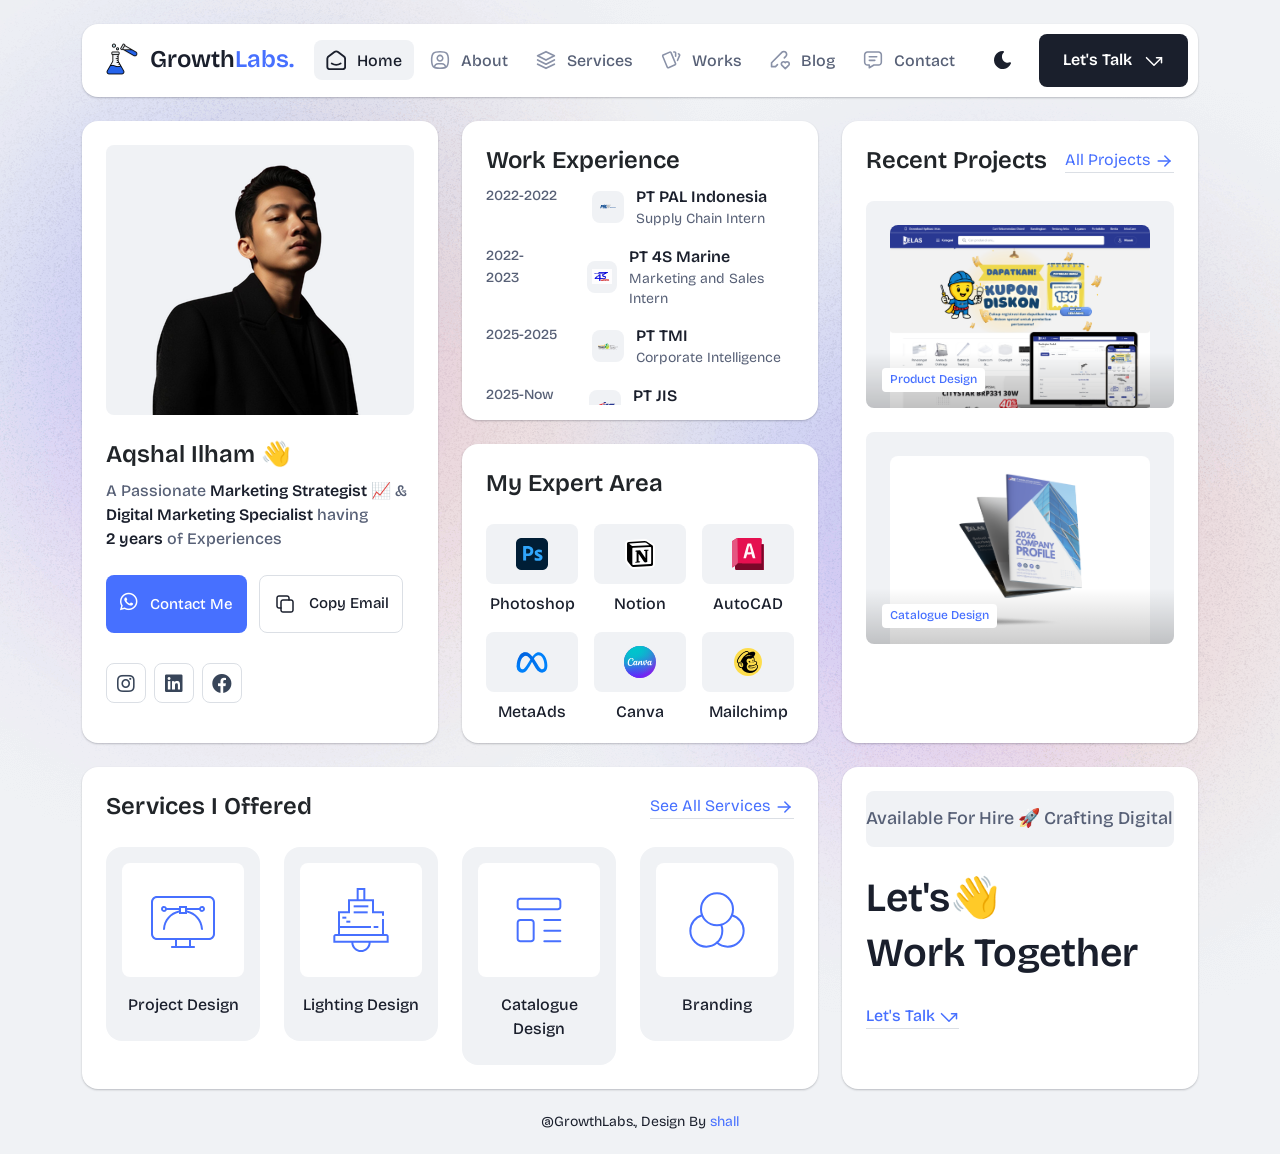
<file: index.html>
<!DOCTYPE html>
<html lang="en">

<head>
  <meta charset="UTF-8">
  <meta http-equiv="X-UA-Compatible" content="IE=edge">
  <title>GrowthLabs - Personal Portfolio</title>
  <meta name="description" content="GrowthLabs - Personal Portfolio">
  <meta name="viewport" content="width=device-width, initial-scale=1">

  <link rel="shortcut icon" type="image/x-icon" href="assets/img/experiment-1.svg">
  <!-- Place favicon.ico in the root directory -->

  <!-- CSS here -->
  <link rel="stylesheet" href="assets/css/bootstrap.min.css">
  <link rel="stylesheet" href="assets/fontawsome/css/all.min.css">
  <link rel="stylesheet" href="assets/fontawsome/css/fontawesome.min.css">
  <link rel="stylesheet" href="assets/css/slick.css">
  <link rel="stylesheet" href="assets/css/magnific-popup.css">
  <link rel="stylesheet" href="assets/css/style.css">
  <link rel="stylesheet" href="assets/css/responsive.css">
</head>

<body>

  <div id="page-content">
    <!-- header part start -->
    <header class="header-area">
      <nav class="navbar">
        <div class="container">
          <div class="menu-container">
            <div class="logo">
              <a class="navbar-brand me-0" href="index.html">
                <img src="assets/img/experiment-1.svg" alt="GrowthLabs" width="32" height="32" class="logo-icon" />
                <span>Growth<span class="primary">Labs.</span></span>
              </a>
            </div>
            <div class="navbar-main d-flex flex-grow-1">
              <div class="logo inner-logo d-block d-xl-none">
                <a class="navbar-brand me-0" href="index.html">
                  <img src="assets/img/experiment-1.svg" alt="GrowthLabs" width="32" height="32" class="logo-icon" />
                  <span>Growth<span class="primary">Labs.</span></span>
                </a>
              </div>
              <ul class="navbar-info mx-auto">
                <li class="nav-item">
                  <a class="nav-link active" aria-current="page" href="index.html">
                    <svg class="nav-icon" viewBox="0 0 15 15" fill="none" xmlns="http://www.w3.org/2000/svg">
                      <path
                        d="M13.475 4.92481L9.03083 1.46814C8.64082 1.16473 8.1608 1 7.66667 1C7.17254 1 6.69251 1.16473 6.3025 1.46814L1.8575 4.92481C1.59037 5.13254 1.37424 5.39858 1.22563 5.7026C1.07701 6.00662 0.99984 6.34058 1 6.67897V12.679C1 13.121 1.17559 13.5449 1.48816 13.8575C1.80072 14.17 2.22464 14.3456 2.66667 14.3456H12.6667C13.1087 14.3456 13.5326 14.17 13.8452 13.8575C14.1577 13.5449 14.3333 13.121 14.3333 12.679V6.67897C14.3333 5.99314 14.0167 5.34564 13.475 4.92481Z"
                        stroke-width="1.4" stroke-linecap="round" stroke-linejoin="round" />
                      <path d="M10.9753 10.1665C9.13359 11.2773 6.14859 11.2773 4.30859 10.1665" stroke-width="1.4"
                        stroke-linecap="round" stroke-linejoin="round" />
                    </svg>
                    <span>Home</span>
                  </a>
                </li>
                <li class="nav-item">
                  <a class="nav-link" href="about.html">
                    <svg class="nav-icon" viewBox="0 0 18 18" fill="none" xmlns="http://www.w3.org/2000/svg">
                      <path
                        d="M9 9.8335C9.66304 9.8335 10.2989 9.5701 10.7678 9.10126C11.2366 8.63242 11.5 7.99654 11.5 7.3335C11.5 6.67045 11.2366 6.03457 10.7678 5.56573C10.2989 5.09689 9.66304 4.8335 9 4.8335C8.33696 4.8335 7.70107 5.09689 7.23223 5.56573C6.76339 6.03457 6.5 6.67045 6.5 7.3335C6.5 7.99654 6.76339 8.63242 7.23223 9.10126C7.70107 9.5701 8.33696 9.8335 9 9.8335Z"
                        stroke-width="1.4" stroke-linecap="round" stroke-linejoin="round" />
                      <path
                        d="M9 1.5C15 1.5 16.5 3 16.5 9C16.5 15 15 16.5 9 16.5C3 16.5 1.5 15 1.5 9C1.5 3 3 1.5 9 1.5Z"
                        stroke-width="1.4" stroke-linecap="round" stroke-linejoin="round" />
                      <path
                        d="M4 15.7085V15.6668C4 14.7828 4.35119 13.9349 4.97631 13.3098C5.60143 12.6847 6.44928 12.3335 7.33333 12.3335H10.6667C11.5507 12.3335 12.3986 12.6847 13.0237 13.3098C13.6488 13.9349 14 14.7828 14 15.6668V15.7085"
                        stroke-width="1.4" stroke-linecap="round" stroke-linejoin="round" />
                    </svg>
                    About
                  </a>
                </li>
                <li class="nav-item">
                  <a class="nav-link" href="services.html">
                    <svg class="nav-icon" viewBox="0 0 16 16" fill="none" xmlns="http://www.w3.org/2000/svg">
                      <path d="M7.99967 1.3335L1.33301 4.66683L7.99967 8.00016L14.6663 4.66683L7.99967 1.3335Z"
                        stroke-width="1.4" stroke-linecap="round" stroke-linejoin="round" />
                      <path d="M1.33301 8L7.99967 11.3333L14.6663 8" stroke-width="1.4" stroke-linecap="round"
                        stroke-linejoin="round" />
                      <path d="M1.33301 11.3335L7.99967 14.6668L14.6663 11.3335" stroke-width="1.4"
                        stroke-linecap="round" stroke-linejoin="round" />
                    </svg>
                    Services
                  </a>
                </li>
                <li class="nav-item">
                  <a class="nav-link" href="portfolio.html">
                    <svg class="nav-icon" viewBox="0 0 18 17" fill="none" xmlns="http://www.w3.org/2000/svg">
                      <path
                        d="M2.00326 3.99733L7.95159 1.40649C8.04974 1.36442 8.15533 1.34243 8.26212 1.34181C8.3689 1.34119 8.47473 1.36196 8.57337 1.40289C8.67201 1.44382 8.76145 1.50408 8.83642 1.58013C8.9114 1.65617 8.97039 1.74646 9.00992 1.84566L13.1133 11.764C13.1985 11.9651 13.2014 12.1917 13.1213 12.3949C13.0412 12.5982 12.8845 12.7618 12.6849 12.8507L6.73742 15.4415C6.63922 15.4837 6.53356 15.5058 6.42668 15.5065C6.3198 15.5072 6.21387 15.4864 6.11514 15.4455C6.0164 15.4046 5.92688 15.3442 5.85184 15.2681C5.7768 15.192 5.71778 15.1016 5.67826 15.0023L1.57492 5.08316C1.48963 4.88204 1.48673 4.65546 1.56684 4.45222C1.64696 4.24898 1.80367 4.08616 2.00326 3.99733Z"
                        stroke-width="1.4" stroke-linecap="round" stroke-linejoin="round" />
                      <path
                        d="M11.5 1.3335H12.3333C12.5543 1.3335 12.7663 1.42129 12.9226 1.57757C13.0789 1.73385 13.1667 1.94582 13.1667 2.16683V5.0835"
                        stroke-width="1.4" stroke-linecap="round" stroke-linejoin="round" />
                      <path
                        d="M15.6663 3C15.8863 3.09333 16.0997 3.18083 16.3063 3.2625C16.5098 3.34882 16.6706 3.51241 16.7534 3.71729C16.8362 3.92217 16.8343 4.15155 16.748 4.355L14.833 8.83334"
                        stroke-width="1.4" stroke-linecap="round" stroke-linejoin="round" />
                    </svg>
                    Works
                  </a>
                </li>
                <li class="nav-item">
                  <a class="nav-link" href="blog.html">
                    <svg class="nav-icon" viewBox="0 0 17 16" fill="none" xmlns="http://www.w3.org/2000/svg">
                      <path
                        d="M12.1663 6.16676L13.4163 4.91676C13.6352 4.69789 13.8088 4.43805 13.9273 4.15208C14.0457 3.86612 14.1067 3.55962 14.1067 3.25009C14.1067 2.94056 14.0457 2.63406 13.9273 2.3481C13.8088 2.06213 13.6352 1.80229 13.4163 1.58342C13.1975 1.36455 12.9376 1.19094 12.6517 1.07248C12.3657 0.954033 12.0592 0.893066 11.7497 0.893066C11.4401 0.893066 11.1336 0.954033 10.8477 1.07248C10.5617 1.19094 10.3019 1.36455 10.083 1.58342L1.33301 10.3334V13.6668H4.66634L6.33301 12.0001"
                        stroke-width="1.4" stroke-linecap="round" stroke-linejoin="round" />
                      <path
                        d="M13.0004 15.3335L15.7921 12.5968C15.9633 12.4307 16.0995 12.232 16.1926 12.0124C16.2857 11.7927 16.3339 11.5567 16.3343 11.3181C16.3347 11.0796 16.2873 10.8434 16.1948 10.6235C16.1024 10.4035 15.9669 10.2044 15.7963 10.0377C15.448 9.69712 14.9806 9.50602 14.4935 9.50509C14.0065 9.50415 13.5383 9.69346 13.1888 10.0327L13.0021 10.216L12.8163 10.0327C12.4681 9.69237 12.0008 9.50143 11.5139 9.50049C11.0271 9.49956 10.5591 9.68871 10.2096 10.0277C10.0383 10.1937 9.9021 10.3924 9.80891 10.612C9.71572 10.8316 9.66746 11.0677 9.667 11.3062C9.66653 11.5447 9.71386 11.781 9.80619 12.0009C9.89853 12.2209 10.034 12.4201 10.2046 12.5868L13.0004 15.3335Z"
                        stroke-width="1.4" stroke-linecap="round" stroke-linejoin="round" />
                    </svg>
                    Blog
                  </a>
                </li>
                <li class="nav-item">
                  <a class="nav-link" href="contact.html">
                    <svg class="nav-icon" viewBox="0 0 18 17" fill="none" xmlns="http://www.w3.org/2000/svg">
                      <path d="M5.66699 5.5H12.3337" stroke-width="1.4" stroke-linecap="round"
                        stroke-linejoin="round" />
                      <path d="M5.66699 8.8335H10.667" stroke-width="1.4" stroke-linecap="round"
                        stroke-linejoin="round" />
                      <path
                        d="M14 1.3335C14.663 1.3335 15.2989 1.59689 15.7678 2.06573C16.2366 2.53457 16.5 3.17045 16.5 3.8335V10.5002C16.5 11.1632 16.2366 11.7991 15.7678 12.2679C15.2989 12.7368 14.663 13.0002 14 13.0002H9.83333L5.66667 15.5002V13.0002H4C3.33696 13.0002 2.70107 12.7368 2.23223 12.2679C1.76339 11.7991 1.5 11.1632 1.5 10.5002V3.8335C1.5 3.17045 1.76339 2.53457 2.23223 2.06573C2.70107 1.59689 3.33696 1.3335 4 1.3335H14Z"
                        stroke-width="1.4" stroke-linecap="round" stroke-linejoin="round" />
                    </svg>
                    Contact
                  </a>
                </li>
              </ul>
              <div class="header-right-info d-flex align-items-center">
                <button class="theme-control-btn">
                  <span class="dark">
                    <svg width="24" height="24" viewBox="0 0 24 24" fill="none" xmlns="http://www.w3.org/2000/svg">
                      <path
                        d="M11.8005 3C10.207 3.0003 8.64356 3.44286 7.27683 4.28049C5.91011 5.11811 4.79139 6.31937 4.04002 7.75612C3.28865 9.19288 2.93281 10.8112 3.01046 12.4386C3.08811 14.0659 3.59633 15.6411 4.48091 16.9963C5.3655 18.3514 6.59326 19.4356 8.03324 20.1333C9.47322 20.8309 11.0714 21.1157 12.6573 20.9574C14.2432 20.7991 15.7573 20.2036 17.0381 19.2344C18.319 18.2652 19.3185 16.9587 19.9301 15.4542C20.2302 14.7162 19.5111 13.9746 18.7875 14.2752C17.5475 14.7888 16.1706 14.8418 14.8963 14.425C13.622 14.0082 12.5308 13.1479 11.8126 11.9937C11.0943 10.8396 10.7943 9.4645 10.9648 8.10764C11.1353 6.75077 11.7655 5.49792 12.7458 4.5669L12.8136 4.4949C13.2986 3.9279 12.913 3.0072 12.1464 3.0072H11.9122L11.8524 3.0018L11.7996 3H11.8005Z"
                        fill="#1A1F2C" />
                    </svg>
                    <small class="theme-text d-block d-xl-none">Change appearance</small>
                  </span>
                  <span class="light">
                    <svg width="24" height="24" viewBox="0 0 24 24" fill="none" xmlns="http://www.w3.org/2000/svg">
                      <path
                        d="M12 19C12.2449 19 12.4813 19.09 12.6644 19.2527C12.8474 19.4155 12.9643 19.6397 12.993 19.883L13 20V21C12.9997 21.2549 12.9021 21.5 12.7272 21.6854C12.5522 21.8707 12.313 21.9822 12.0586 21.9972C11.8042 22.0121 11.5536 21.9293 11.3582 21.7657C11.1627 21.6021 11.0371 21.3701 11.007 21.117L11 21V20C11 19.7348 11.1054 19.4804 11.2929 19.2929C11.4804 19.1054 11.7348 19 12 19Z"
                        fill="#FD7E41" />
                      <path
                        d="M18.3127 16.9099L18.4067 16.9929L19.1067 17.6929C19.2861 17.8729 19.3902 18.1144 19.398 18.3683C19.4057 18.6223 19.3165 18.8697 19.1485 19.0602C18.9804 19.2508 18.7462 19.3702 18.4933 19.3943C18.2403 19.4184 17.9877 19.3454 17.7867 19.1899L17.6927 19.1069L16.9927 18.4069C16.8202 18.2347 16.7165 18.0053 16.7012 17.7619C16.6859 17.5186 16.76 17.278 16.9097 17.0855C17.0593 16.893 17.2741 16.7618 17.5137 16.7166C17.7533 16.6713 18.0012 16.7152 18.2107 16.8399L18.3127 16.9099Z"
                        fill="#FD7E41" />
                      <path
                        d="M7.00747 16.993C7.17965 17.1652 7.28308 17.3943 7.29836 17.6373C7.31364 17.8803 7.23972 18.1206 7.09047 18.313L7.00747 18.407L6.30747 19.107C6.12751 19.2863 5.88604 19.3905 5.63209 19.3982C5.37814 19.406 5.13076 19.3168 4.94019 19.1487C4.74963 18.9807 4.63017 18.7464 4.60607 18.4935C4.58198 18.2406 4.65506 17.988 4.81047 17.787L4.89347 17.693L5.59347 16.993C5.781 16.8055 6.03531 16.7002 6.30047 16.7002C6.56563 16.7002 6.81994 16.8055 7.00747 16.993Z"
                        fill="#FD7E41" />
                      <path
                        d="M3.99987 11C4.25475 11.0003 4.4999 11.0979 4.68524 11.2728C4.87057 11.4478 4.9821 11.687 4.99704 11.9414C5.01198 12.1958 4.92919 12.4464 4.7656 12.6418C4.60201 12.8373 4.36996 12.9629 4.11687 12.993L3.99987 13H2.99987C2.74499 12.9997 2.49984 12.9021 2.3145 12.7272C2.12916 12.5522 2.01763 12.313 2.0027 12.0586C1.98776 11.8042 2.07054 11.5536 2.23413 11.3582C2.39772 11.1627 2.62977 11.0371 2.88287 11.007L2.99987 11H3.99987Z"
                        fill="#FD7E41" />
                      <path
                        d="M20.9999 11C21.2547 11.0003 21.4999 11.0979 21.6852 11.2728C21.8706 11.4478 21.9821 11.687 21.997 11.9414C22.012 12.1958 21.9292 12.4464 21.7656 12.6418C21.602 12.8373 21.37 12.9629 21.1169 12.993L20.9999 13H19.9999C19.745 12.9997 19.4998 12.9021 19.3145 12.7272C19.1292 12.5522 19.0176 12.313 19.0027 12.0586C18.9878 11.8042 19.0705 11.5536 19.2341 11.3582C19.3977 11.1627 19.6298 11.0371 19.8829 11.007L19.9999 11H20.9999Z"
                        fill="#FD7E41" />
                      <path
                        d="M6.21264 4.80985L6.30664 4.89285L7.00664 5.59285C7.18599 5.77281 7.29011 6.01429 7.29787 6.26824C7.30562 6.52219 7.21642 6.76957 7.04839 6.96013C6.88036 7.1507 6.64609 7.27016 6.39316 7.29425C6.14024 7.31834 5.88763 7.24526 5.68664 7.08985L5.59264 7.00685L4.89264 6.30685C4.72073 6.13453 4.61757 5.90543 4.6025 5.66248C4.58744 5.41954 4.6615 5.17945 4.8108 4.98721C4.9601 4.79497 5.1744 4.66378 5.41351 4.61824C5.65262 4.57271 5.90013 4.61594 6.10964 4.73985L6.21264 4.80985Z"
                        fill="#FD7E41" />
                      <path
                        d="M19.1071 4.89288C19.2793 5.06508 19.3827 5.29418 19.398 5.5372C19.4132 5.78023 19.3393 6.02048 19.1901 6.21288L19.1071 6.30688L18.4071 7.00688C18.2271 7.18623 17.9856 7.29036 17.7317 7.29811C17.4777 7.30587 17.2304 7.21667 17.0398 7.04864C16.8492 6.8806 16.7298 6.64633 16.7057 6.39341C16.6816 6.14049 16.7547 5.88788 16.9101 5.68688L16.9931 5.59288L17.6931 4.89288C17.8806 4.70541 18.1349 4.6001 18.4001 4.6001C18.6652 4.6001 18.9196 4.70541 19.1071 4.89288Z"
                        fill="#FD7E41" />
                      <path
                        d="M12 2C12.2449 2.00003 12.4813 2.08996 12.6644 2.25272C12.8474 2.41547 12.9643 2.63975 12.993 2.883L13 3V4C12.9997 4.25488 12.9021 4.50003 12.7272 4.68537C12.5522 4.8707 12.313 4.98223 12.0586 4.99717C11.8042 5.01211 11.5536 4.92933 11.3582 4.76573C11.1627 4.60214 11.0371 4.3701 11.007 4.117L11 4V3C11 2.73478 11.1054 2.48043 11.2929 2.29289C11.4804 2.10536 11.7348 2 12 2Z"
                        fill="#FD7E41" />
                      <path
                        d="M12 7C12.9797 6.99994 13.9378 7.28769 14.7553 7.8275C15.5729 8.36731 16.2138 9.1354 16.5986 10.0364C16.9833 10.9373 17.0949 11.9315 16.9195 12.8953C16.7441 13.8592 16.2893 14.7502 15.6118 15.4579C14.9343 16.1655 14.0638 16.6585 13.1085 16.8756C12.1532 17.0928 11.1552 17.0245 10.2383 16.6793C9.3215 16.334 8.52629 15.7271 7.95146 14.9338C7.37663 14.1405 7.04752 13.1958 7.005 12.217L7 12L7.005 11.783C7.06092 10.4958 7.61161 9.27978 8.54222 8.38866C9.47284 7.49754 10.7115 7.00007 12 7Z"
                        fill="#FD7E41" />
                    </svg>
                    <small class="theme-text d-block d-xl-none">Change appearance</small>
                  </span>
                </button>
                <a href="contact.html" class="lets-talk-btn">
                  Let's Talk
                  <svg class="icon" width="20" height="20" viewBox="0 0 20 20" fill="none"
                    xmlns="http://www.w3.org/2000/svg">
                    <path d="M17.5 11.6665V6.6665H12.5" stroke="white" stroke-width="1.5" stroke-linecap="round"
                      stroke-linejoin="round" />
                    <path d="M17.5 6.6665L10 14.1665L2.5 6.6665" stroke="white" stroke-width="1.5"
                      stroke-linecap="round" stroke-linejoin="round" />
                  </svg>
                </a>
              </div>
            </div>
            <div class="mobile-menu-overlay d-block d-lg-none"></div>
            <div class="mobile-menu-control-bar d-block d-xl-none">
              <button class="mobile-menu-control-bar">
                <i class="fas fa-bars"></i>
              </button>
            </div>
          </div>
        </div>
      </nav>
    </header>
    <!-- header part end -->

    <!-- main area part start -->
    <main>
      <section class="home-area">
        <div class="container">
          <div class="row g-4">
            <div class="col-xl-4">
              <div class="card profile-card">
                <div class="card-body">
                  <div class="image text-center">
                    <img src="assets/img/images/profile.png" alt="profile">
                  </div>
                  <div class="text">
                    <h3 class="card-title">Aqshal Ilham 👋</h3>
                    <p>A Passionate <span>Marketing Strategist</span> 📈 & <span>Digital Marketing Specialist</span> having
                      <span>2
                        years</span> of Experiences</p>
                    <div class="common-button-groups">
                      <a class="btn btn-text" href="https://wa.me/6285731667037" target="_blank">
                        <i class="fab fa-whatsapp" style="font-size: 20px; margin-right: 8px;"></i>
                        Contact Me
                      </a>
                      <button class="btn btn-copy" data-clipboard-text="hi.aqshal@gmail.com">
                        <svg class="icon" width="24" height="24" viewBox="0 0 24 24" fill="none"
                          xmlns="http://www.w3.org/2000/svg">
                          <path
                            d="M8 10C8 9.46957 8.21071 8.96086 8.58579 8.58579C8.96086 8.21071 9.46957 8 10 8H18C18.5304 8 19.0391 8.21071 19.4142 8.58579C19.7893 8.96086 20 9.46957 20 10V18C20 18.5304 19.7893 19.0391 19.4142 19.4142C19.0391 19.7893 18.5304 20 18 20H10C9.46957 20 8.96086 19.7893 8.58579 19.4142C8.21071 19.0391 8 18.5304 8 18V10Z"
                            stroke-width="1.5" stroke-linecap="round" stroke-linejoin="round" />
                          <path
                            d="M16 8V6C16 5.46957 15.7893 4.96086 15.4142 4.58579C15.0391 4.21071 14.5304 4 14 4H6C5.46957 4 4.96086 4.21071 4.58579 4.58579C4.21071 4.96086 4 5.46957 4 6V14C4 14.5304 4.21071 15.0391 4.58579 15.4142C4.96086 15.7893 5.46957 16 6 16H8"
                            stroke-width="1.5" stroke-linecap="round" stroke-linejoin="round" />
                        </svg>
                        Copy Email
                      </button>
                    </div>
                    <div class="social-media-icon">
                      <ul class="list-unstyled">
                        <li><a href="https://www.instagram.com/aqshal.if?igsh=MXhjdWF3YW5qeHcxaQ=="><i class="fab fa-instagram"></i></a></li>
                        <li><a href="https://www.linkedin.com/in/aqshal-ilham/"><i class="fab fa-linkedin"></i></a></li>
                        <li><a href="https://www.facebook.com/aqshal.ilham.984/"><i class="fab fa-facebook"></i></a></li>                       
                      </ul>
                    </div>
                  </div>
                </div>
              </div>
            </div>
            <div class="col-xl-4">
              <div class="row g-4">
                <div class="col-lg-12">
                  <div class="card">
                    <div class="card-body work-experiance-card">
                      <h3 class="card-title">Work Experience</h3>
                      <div class="work-experiance-main">
                        <ul class="work-experiance-slider list-unstyled">
                          <li>
                            <div class="date">
                              <p>2022-2022</p>
                            </div>
                            <div class="info">
                              <div class="icon">
                                <img src="assets/img/icons/ptpal.svg" alt="ptpal">
                              </div>
                              <div class="text">
                                <h4 class="title">PT PAL Indonesia</h4>
                                <h6 class="subtitle">Supply Chain Intern</h6>
                              </div>
                            </div>
                          </li>
                          <li>
                            <div class="date">
                              <p>2022-2023</p>
                            </div>
                            <div class="info">
                              <div class="icon">
                                <img src="assets/img/icons/4smarine.svg" alt="4smarine">
                              </div>
                              <div class="text">
                                <h4 class="title">PT 4S Marine
                                </h4>
                                <h6 class="subtitle">Marketing and Sales Intern

                                </h6>
                              </div>
                            </div>
                          </li>
                          <li>
                            <div class="date">
                              <p>2025-2025</p>
                            </div>
                            <div class="info">
                              <div class="icon">
                                <img src="assets/img/icons/tmi.svg" alt="tmi">
                              </div>
                              <div class="text">
                                <h4 class="title">PT TMI
                                </h4>
                                <h6 class="subtitle">Corporate Intelligence
                                </h6>
                              </div>
                            </div>
                          </li>
                          <li>
                            <div class="date">
                              <p>2025-Now</p>
                            </div>
                            <div class="info">
                              <div class="icon">
                                <img src="assets/img/icons/jis.svg" alt="jis">
                              </div>
                              <div class="text">
                                <h4 class="title">PT JIS 
                                </h4>
                                <h6 class="subtitle">Marketing Strategist
                                </h6>
                              </div>
                            </div>
                          </li>
                        </ul>
                        <ul class="work-experiance-slider list-unstyled">
                          <li>
                            <div class="date">
                              <p>2022-2022</p>
                            </div>
                            <div class="info">
                              <div class="icon">
                                <img src="assets/img/icons/ptpal.svg" alt="ptpal">
                              </div>
                              <div class="text">
                                <h4 class="title">PT PAL</h4>
                                <h6 class="subtitle">Supply Chain Intern</h6>
                              </div>
                            </div>
                          </li>
                          <li>
                            <div class="date">
                              <p>2022-2023</p>
                            </div>
                            <div class="info">
                              <div class="icon">
                                <img src="assets/img/icons/4smarine.svg" alt="4smarine">
                              </div>
                              <div class="text">
                                <h4 class="title">PT 4S Marine
                                </h4>
                                <h6 class="subtitle">Marketing and Sales Intern

                                </h6>
                              </div>
                            </div>
                          </li>
                          <li>
                            <div class="date">
                              <p>2025-2025</p>
                            </div>
                            <div class="info">
                              <div class="icon">
                                <img src="assets/img/icons/tmi.svg" alt="tmi">
                              </div>
                              <div class="text">
                                <h4 class="title">PT TMI
                                </h4>
                                <h6 class="subtitle">Corporate Intelligence
                                </h6>
                              </div>
                            </div>
                          </li>
                          <li>
                            <div class="date">
                              <p>2025-Now</p>
                            </div>
                            <div class="info">
                              <div class="icon">
                                <img src="assets/img/icons/jis.svg" alt="jis">
                              </div>
                              <div class="text">
                                <h4 class="title">PT JIS</h4>
                                <h6 class="subtitle">Marketing Strategist</h6>
                              </div>
                            </div>
                          </li>
                        </ul>
                      </div>
                    </div>
                  </div>
                </div>
                <div class="col-lg-12">
                  <div class="card expertise-card">
                    <div class="card-body">
                      <h3 class="card-title">My Expert Area
                      </h3>
                      <div class="expertise-main mt-24">
                        <div class="row g-3">
                          <div class="col-xl-4 col-md-4 col-sm-6 col-6">
                            <div class="expertise-item">
                              <div class="image text-center">
                                <img src="assets/img/icons/photoshop.svg" alt="photoshop">
                              </div>
                              <div class="text">
                                <h4 class="title">Photoshop</h4>
                              </div>
                            </div>
                          </div>
                          <div class="col-xl-4 col-md-4 col-sm-6 col-6">
                            <div class="expertise-item">
                              <div class="image text-center">
                                <img src="assets/img/icons/notion.svg" alt="notion">
                              </div>
                              <div class="text">
                                <h4 class="title">Notion</h4>
                              </div>
                            </div>
                          </div>
                          <div class="col-xl-4 col-md-4 col-sm-6 col-6">
                            <div class="expertise-item">
                              <div class="image text-center">
                                <img src="assets/img/icons/autocad.svg" alt="autocad">
                              </div>
                              <div class="text">
                                <h4 class="title">AutoCAD</h4>
                              </div>
                            </div>
                          </div>
                          <div class="col-xl-4 col-md-4 col-sm-6 col-6">
                            <div class="expertise-item">
                              <div class="image text-center">
                                <img src="assets/img/icons/meta.svg" alt="meta">
                              </div>
                              <div class="text">
                                <h4 class="title">MetaAds</h4>
                              </div>
                            </div>
                          </div>
                          <div class="col-xl-4 col-md-4 col-sm-6 col-6">
                            <div class="expertise-item">
                              <div class="image text-center">
                                <img src="assets/img/icons/canva.svg" alt="canva">
                              </div>
                              <div class="text">
                                <h4 class="title">Canva</h4>
                              </div>
                            </div>
                          </div>
                          <div class="col-xl-4 col-md-4 col-sm-6 col-6">
                            <div class="expertise-item">
                              <div class="image text-center">
                                <img src="assets/img/icons/mailchimp.svg" alt="mailchimp">
                              </div>
                              <div class="text">
                                <h4 class="title">Mailchimp</h4>
                              </div>
                            </div>
                          </div>
                        </div>
                      </div>
                    </div>
                  </div>
                </div>
              </div>
            </div>
            <div class="col-xl-4">
              <div class="card card-projects">
                <div class="card-body">

                  <h3 class="card-title">Recent Projects <a class="link-btn" href="portfolio.html">All Projects
                      <svg class="icon" width="20" height="20" viewBox="0 0 20 20" fill="none"
                        xmlns="http://www.w3.org/2000/svg">
                        <path d="M4.16699 10H15.8337" stroke="#4770FF" stroke-width="1.5" stroke-linecap="round"
                          stroke-linejoin="round" />
                        <path d="M10.833 15L15.833 10" stroke="#4770FF" stroke-width="1.5" stroke-linecap="round"
                          stroke-linejoin="round" />
                        <path d="M10.833 5L15.833 10" stroke="#4770FF" stroke-width="1.5" stroke-linecap="round"
                          stroke-linejoin="round" />
                      </svg>

                    </a></h3>
                  <div class="projects-main mt-24">
                    <div class="row g-4 parent-container">
                      <div class="col-lg-12">
                        <div class="project-item">
                          <div class="image">
                            <img src="assets/img/projects/project-1.png" alt="project-1" class="img-fluid w-100">
                            <a href="assets/img/projects/project-1.png"
                              class="gallery-popup full-image-preview parent-container">
                              <svg class="icon" xmlns="http://www.w3.org/2000/svg" viewBox="0 0 20 20" fill="none"
                                stroke="currentColor" stroke-linecap="round" stroke-linejoin="round" stroke-width="1.5">
                                <path d="M10 4.167v11.666M4.167 10h11.666"></path>
                              </svg>
                            </a>
                            <div class="info">
                              <span class="category">Product Design</span>
                            </div>
                          </div>
                        </div>
                      </div>
                      <div class="col-lg-12">
                        <div class="project-item">
                          <div class="image">
                            <img src="assets/img/projects/project-2.png" alt="project-2" class="img-fluid w-100">
                            <a href="assets/img/projects/project-2.png"
                              class="gallery-popup full-image-preview parent-container">
                              <svg class="icon" xmlns="http://www.w3.org/2000/svg" viewBox="0 0 20 20" fill="none"
                                stroke="currentColor" stroke-linecap="round" stroke-linejoin="round" stroke-width="1.5">
                                <path d="M10 4.167v11.666M4.167 10h11.666"></path>
                              </svg>
                            </a>
                            <div class="info">
                              <span class="category">Catalogue Design</span>
                            </div>
                          </div>
                        </div>
                      </div>
                    </div>
                  </div>
                </div>
              </div>
            </div>
          </div>
          <div class="services-area mt-24">
            <div class="row g-4">
              <div class="col-xl-8">
                <div class="card services-card">
                  <div class="card-body">
                    <h3 class="card-title">Services I Offered
                      <a class="link-btn" href="services.html"> See All Services
                        <svg class="icon" width="20" height="20" viewBox="0 0 20 20" fill="none"
                          xmlns="http://www.w3.org/2000/svg">
                          <path d="M4.16699 10H15.8337" stroke="#4770FF" stroke-width="1.5" stroke-linecap="round"
                            stroke-linejoin="round" />
                          <path d="M10.833 15L15.833 10" stroke="#4770FF" stroke-width="1.5" stroke-linecap="round"
                            stroke-linejoin="round" />
                          <path d="M10.833 5L15.833 10" stroke="#4770FF" stroke-width="1.5" stroke-linecap="round"
                            stroke-linejoin="round" />
                        </svg>

                      </a></h3>
                    <div class="services-main mt-24">
                      <div class="row g-4">
                        <div class="col-md-3 col-sm-6 col-6">
                          <div class="services-item text-center">
                            <div class="image">
                              <img src="assets/img/icons/design.svg" alt="design">
                            </div>
                            <div class="text">
                              <h3 class="title">Project Design</h3>
                            </div>
                          </div>
                        </div>
                        <div class="col-md-3 col-sm-6 col-6">
                          <div class="services-item text-center">
                            <div class="image">
                              <img src="assets/img/icons/lamp.svg" alt="lamp">
                            </div>
                            <div class="text">
                              <h3 class="title">Lighting Design</h3>
                            </div>
                          </div>
                        </div>
                        <div class="col-md-3 col-sm-6 col-6">
                          <div class="services-item text-center">
                            <div class="image">
                              <img src="assets/img/icons/prd-design.svg" alt="prd-design">
                            </div>
                            <div class="text">
                              <h3 class="title">Catalogue Design</h3>
                            </div>
                          </div>
                        </div>
                        <div class="col-md-3 col-sm-6 col-6">
                          <div class="services-item text-center">
                            <div class="image">
                              <img src="assets/img/icons/branding.svg" alt="branding">
                            </div>
                            <div class="text">
                              <h3 class="title">Branding</h3>
                            </div>
                          </div>
                        </div>
                      </div>
                    </div>
                  </div>
                </div>
              </div>
              <div class="col-xl-4">
                <div class="card lets-talk-together-card">
                  <div class="card-body">
                    <div class="scrolling-info">
                      <div class="slider-item">
                        <p>
                          Available For Hire 🚀 Crafting Digital Experiences 🖥️ Available For Hire 🚀 Grow your Business 📈
                        </p>
                      </div>
                    </div>
                    <h3 class="card-title">Let's👋
                      <span class="d-block">Work Together</span>
                    </h3>
                    <a class="link-btn" href="contact.html"> Let's Talk
                      <svg class="icon" width="20" height="20" viewBox="0 0 20 20" fill="none"
                        xmlns="http://www.w3.org/2000/svg">
                        <path d="M17.5 11.6665V6.6665H12.5" stroke-width="1.5" stroke-linecap="round"
                          stroke-linejoin="round" />
                        <path d="M17.5 6.6665L10 14.1665L2.5 6.6665" stroke-width="1.5" stroke-linecap="round"
                          stroke-linejoin="round" />
                      </svg>
                    </a>
                  </div>
                </div>
              </div>
            </div>
          </div>
        </div>
      </section>
      <!-- background shape area start -->
      <div class="background-shapes">
        <div class="shape-1 common-shape">
          <img src="assets/img/bg/banner-shape-1.png" alt="banner-shape-1">
        </div>
        <div class="shape-2 common-shape">
          <img src="assets/img/bg/banner-shape-1.png" alt="banner-shape-1">
        </div>
        <div class="threed-shape-1 move-with-cursor" data-value="1">
          <img src="assets/img/bg/object-3d-1.png" alt="object-3d-1">
        </div>
        <div class="threed-shape-2 move-with-cursor" data-value="1">
          <img src="assets/img/bg/object-3d-2.png" alt="object-3d-2">
        </div>
      </div>
      <!-- background shape area end -->
    </main>
    <!-- main area part end -->

    <!-- footer part start -->
    <footer class="footer-area">
      <div class="container">
        <div class="text text-center">
          <p>@GrowthLabs., Design By <a href="#">shall</a></p>
        </div>
      </div>
    </footer>
    <!-- footer part end -->
  </div>

  <!-- JS here -->
  <script src="assets/js/vendor/jquery-3.6.0.min.js"></script>
  <script src="assets/js/bootstrap.bundle.min.js"></script>
  <script src="assets/js/jquery.magnific-popup.min.js"></script>
  <script src="assets/js/ajax-form.js"></script>
  <script src="assets/js/clipboard.min.js"></script>
  <script src="assets/js/slick.min.js"></script>
  <script src="assets/js/script.js"></script>
</body>

</html>
</file>
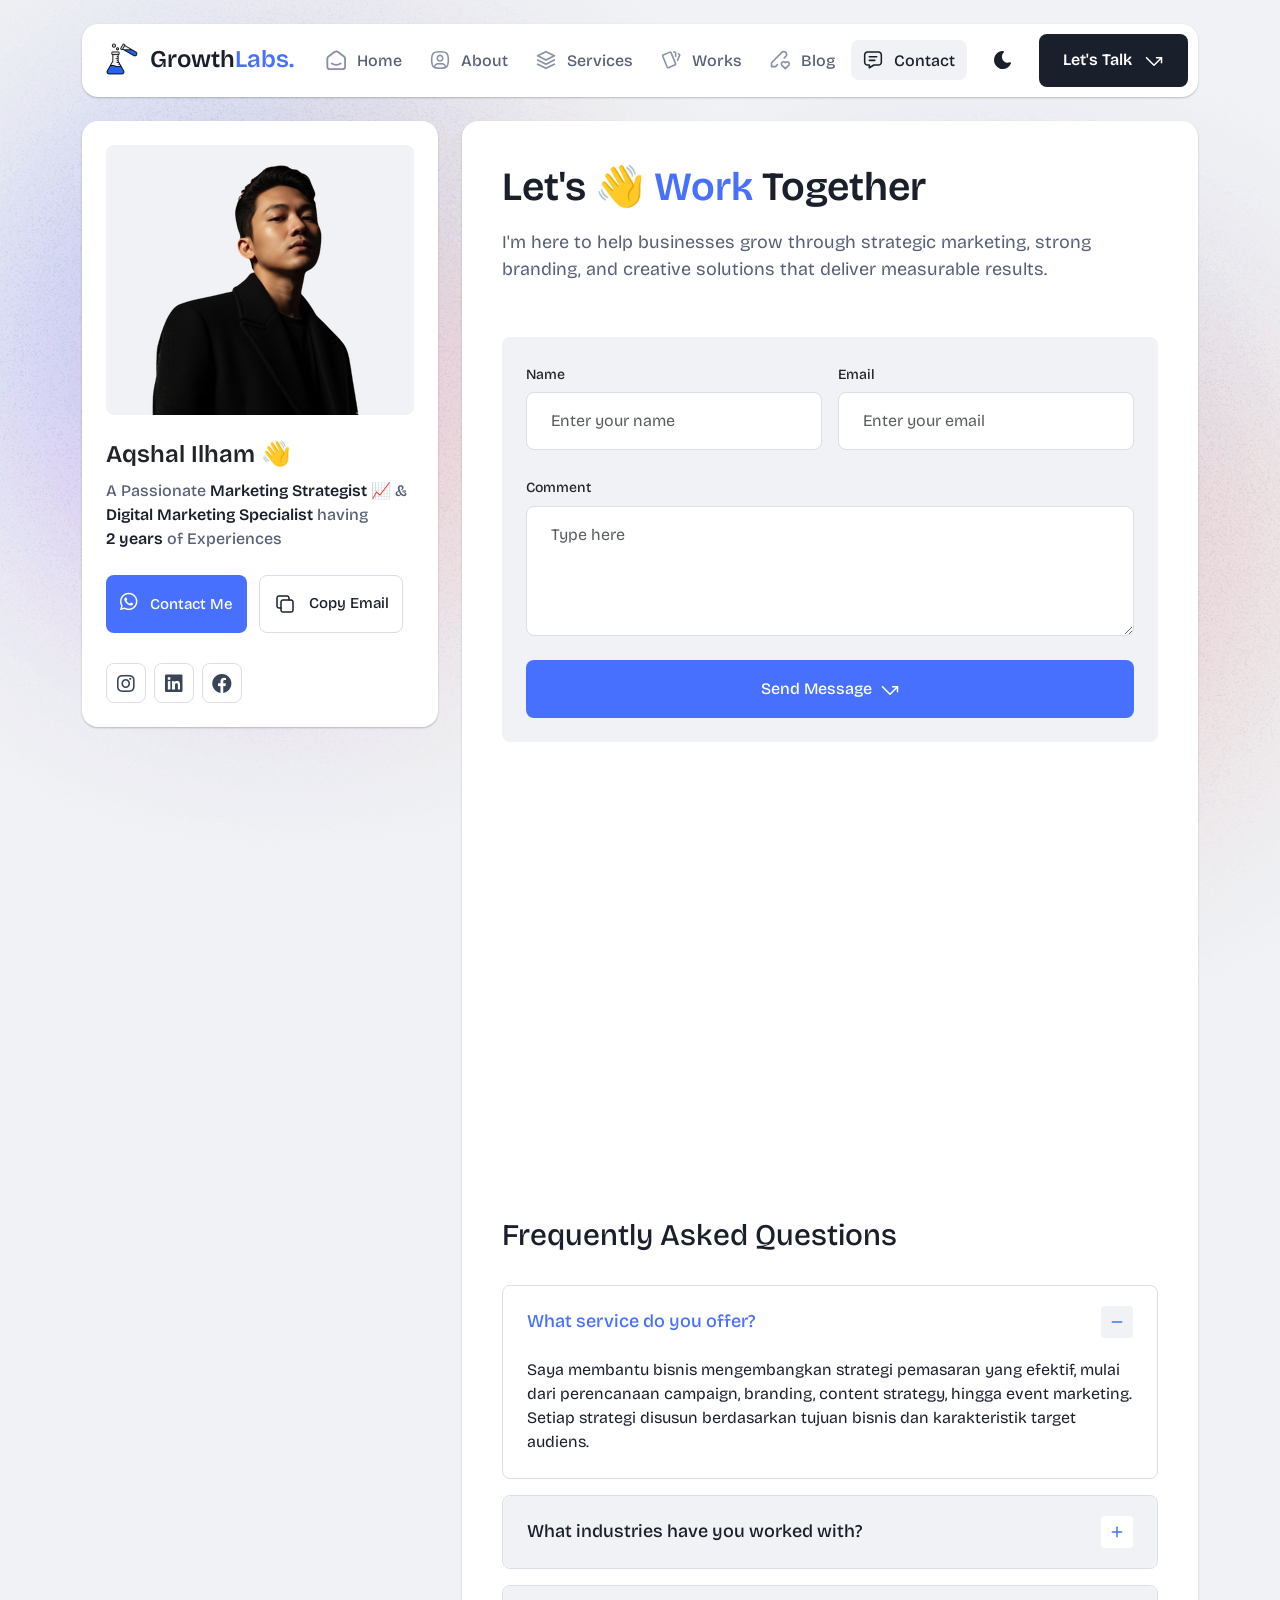
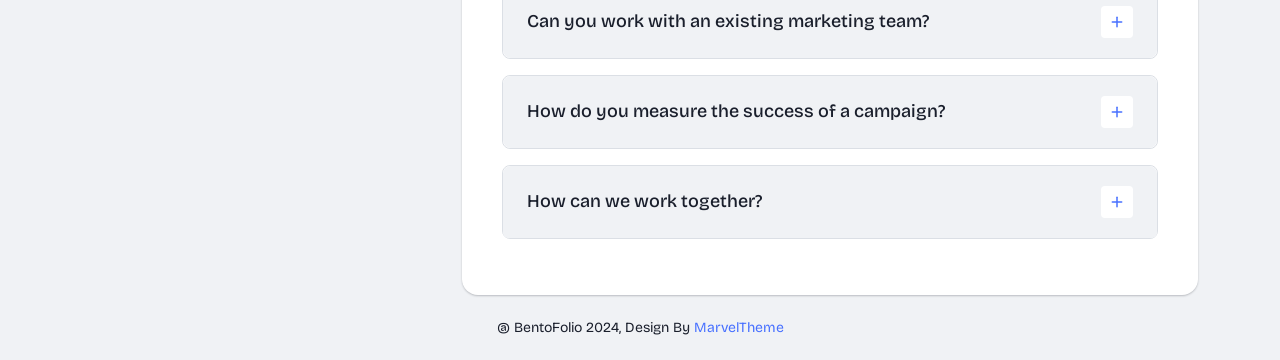
<file: contact.html>
<!DOCTYPE html>
<html lang="en">

<head>
  <meta charset="UTF-8">
  <meta http-equiv="X-UA-Compatible" content="IE=edge">
  <title>GrowthLabs - Personal Portfolio</title>
  <meta name="description" content="GrowthLabs - Personal Portfolio">
  <meta name="viewport" content="width=device-width, initial-scale=1">

  <link rel="shortcut icon" type="image/x-icon" href="assets/img/experiment-1.svg">
  <!-- Place favicon.ico in the root directory -->

  <!-- CSS here -->
  <link rel="stylesheet" href="assets/css/bootstrap.min.css">
  <link rel="stylesheet" href="assets/fontawsome/css/all.min.css">
  <link rel="stylesheet" href="assets/fontawsome/css/fontawesome.min.css">
  <link rel="stylesheet" href="assets/css/slick.css">
  <link rel="stylesheet" href="assets/css/magnific-popup.css">
  <link rel="stylesheet" href="assets/css/style.css">
  <link rel="stylesheet" href="assets/css/responsive.css">
</head>

<body>
  <div id="page-content">
    <!-- header part start -->
    <header class="header-area">
      <nav class="navbar">
        <div class="container">
          <div class="menu-container">
            <div class="logo">
              <a class="navbar-brand me-0" href="index.html">
                <img src="assets/img/experiment-1.svg" alt="GrowthLabs" width="32" height="32" class="logo-icon"/>
                <span>Growth<span class="primary">Labs.</span></span>
              </a>
            </div>
            <div class="navbar-main d-flex flex-grow-1">
              <div class="logo inner-logo d-block d-xl-none">
                <a class="navbar-brand me-0" href="index.html">
                  <img src="assets/img/experiment-1.svg" alt="GrowthLabs" width="32" height="32" class="logo-icon"/>
                  <span>Growth<span class="primary">Labs.</span></span>
                </a>
              </div>
              <ul class="navbar-info mx-auto">
                <li class="nav-item">
                  <a class="nav-link" aria-current="page" href="index.html">
                    <svg class="nav-icon" viewBox="0 0 15 15" fill="none" xmlns="http://www.w3.org/2000/svg">
                      <path
                        d="M13.475 4.92481L9.03083 1.46814C8.64082 1.16473 8.1608 1 7.66667 1C7.17254 1 6.69251 1.16473 6.3025 1.46814L1.8575 4.92481C1.59037 5.13254 1.37424 5.39858 1.22563 5.7026C1.07701 6.00662 0.99984 6.34058 1 6.67897V12.679C1 13.121 1.17559 13.5449 1.48816 13.8575C1.80072 14.17 2.22464 14.3456 2.66667 14.3456H12.6667C13.1087 14.3456 13.5326 14.17 13.8452 13.8575C14.1577 13.5449 14.3333 13.121 14.3333 12.679V6.67897C14.3333 5.99314 14.0167 5.34564 13.475 4.92481Z"
                        stroke-width="1.4" stroke-linecap="round" stroke-linejoin="round" />
                      <path d="M10.9753 10.1665C9.13359 11.2773 6.14859 11.2773 4.30859 10.1665" stroke-width="1.4"
                        stroke-linecap="round" stroke-linejoin="round" />
                    </svg>

                    <span>Home</span>
                  </a>
                </li>
                <li class="nav-item">
                  <a class="nav-link" href="about.html">
                    <svg class="nav-icon" viewBox="0 0 18 18" fill="none" xmlns="http://www.w3.org/2000/svg">
                      <path
                        d="M9 9.8335C9.66304 9.8335 10.2989 9.5701 10.7678 9.10126C11.2366 8.63242 11.5 7.99654 11.5 7.3335C11.5 6.67045 11.2366 6.03457 10.7678 5.56573C10.2989 5.09689 9.66304 4.8335 9 4.8335C8.33696 4.8335 7.70107 5.09689 7.23223 5.56573C6.76339 6.03457 6.5 6.67045 6.5 7.3335C6.5 7.99654 6.76339 8.63242 7.23223 9.10126C7.70107 9.5701 8.33696 9.8335 9 9.8335Z"
                        stroke-width="1.4" stroke-linecap="round" stroke-linejoin="round" />
                      <path
                        d="M9 1.5C15 1.5 16.5 3 16.5 9C16.5 15 15 16.5 9 16.5C3 16.5 1.5 15 1.5 9C1.5 3 3 1.5 9 1.5Z"
                        stroke-width="1.4" stroke-linecap="round" stroke-linejoin="round" />
                      <path
                        d="M4 15.7085V15.6668C4 14.7828 4.35119 13.9349 4.97631 13.3098C5.60143 12.6847 6.44928 12.3335 7.33333 12.3335H10.6667C11.5507 12.3335 12.3986 12.6847 13.0237 13.3098C13.6488 13.9349 14 14.7828 14 15.6668V15.7085"
                        stroke-width="1.4" stroke-linecap="round" stroke-linejoin="round" />
                    </svg>
                    About
                  </a>
                </li>
                <li class="nav-item">
                  <a class="nav-link" href="services.html">
                    <svg class="nav-icon" viewBox="0 0 16 16" fill="none" xmlns="http://www.w3.org/2000/svg">
                      <path d="M7.99967 1.3335L1.33301 4.66683L7.99967 8.00016L14.6663 4.66683L7.99967 1.3335Z"
                        stroke-width="1.4" stroke-linecap="round" stroke-linejoin="round" />
                      <path d="M1.33301 8L7.99967 11.3333L14.6663 8" stroke-width="1.4" stroke-linecap="round"
                        stroke-linejoin="round" />
                      <path d="M1.33301 11.3335L7.99967 14.6668L14.6663 11.3335" stroke-width="1.4"
                        stroke-linecap="round" stroke-linejoin="round" />
                    </svg>
                    Services
                  </a>
                </li>
                <li class="nav-item">
                  <a class="nav-link" href="portfolio.html">
                    <svg class="nav-icon" viewBox="0 0 18 17" fill="none" xmlns="http://www.w3.org/2000/svg">
                      <path
                        d="M2.00326 3.99733L7.95159 1.40649C8.04974 1.36442 8.15533 1.34243 8.26212 1.34181C8.3689 1.34119 8.47473 1.36196 8.57337 1.40289C8.67201 1.44382 8.76145 1.50408 8.83642 1.58013C8.9114 1.65617 8.97039 1.74646 9.00992 1.84566L13.1133 11.764C13.1985 11.9651 13.2014 12.1917 13.1213 12.3949C13.0412 12.5982 12.8845 12.7618 12.6849 12.8507L6.73742 15.4415C6.63922 15.4837 6.53356 15.5058 6.42668 15.5065C6.3198 15.5072 6.21387 15.4864 6.11514 15.4455C6.0164 15.4046 5.92688 15.3442 5.85184 15.2681C5.7768 15.192 5.71778 15.1016 5.67826 15.0023L1.57492 5.08316C1.48963 4.88204 1.48673 4.65546 1.56684 4.45222C1.64696 4.24898 1.80367 4.08616 2.00326 3.99733Z"
                        stroke-width="1.4" stroke-linecap="round" stroke-linejoin="round" />
                      <path
                        d="M11.5 1.3335H12.3333C12.5543 1.3335 12.7663 1.42129 12.9226 1.57757C13.0789 1.73385 13.1667 1.94582 13.1667 2.16683V5.0835"
                        stroke-width="1.4" stroke-linecap="round" stroke-linejoin="round" />
                      <path
                        d="M15.6663 3C15.8863 3.09333 16.0997 3.18083 16.3063 3.2625C16.5098 3.34882 16.6706 3.51241 16.7534 3.71729C16.8362 3.92217 16.8343 4.15155 16.748 4.355L14.833 8.83334"
                        stroke-width="1.4" stroke-linecap="round" stroke-linejoin="round" />
                    </svg>
                    Works
                  </a>
                </li>
                <li class="nav-item">
                  <a class="nav-link" href="blog.html">
                    <svg class="nav-icon" viewBox="0 0 17 16" fill="none" xmlns="http://www.w3.org/2000/svg">
                      <path
                        d="M12.1663 6.16676L13.4163 4.91676C13.6352 4.69789 13.8088 4.43805 13.9273 4.15208C14.0457 3.86612 14.1067 3.55962 14.1067 3.25009C14.1067 2.94056 14.0457 2.63406 13.9273 2.3481C13.8088 2.06213 13.6352 1.80229 13.4163 1.58342C13.1975 1.36455 12.9376 1.19094 12.6517 1.07248C12.3657 0.954033 12.0592 0.893066 11.7497 0.893066C11.4401 0.893066 11.1336 0.954033 10.8477 1.07248C10.5617 1.19094 10.3019 1.36455 10.083 1.58342L1.33301 10.3334V13.6668H4.66634L6.33301 12.0001"
                        stroke-width="1.4" stroke-linecap="round" stroke-linejoin="round" />
                      <path
                        d="M13.0004 15.3335L15.7921 12.5968C15.9633 12.4307 16.0995 12.232 16.1926 12.0124C16.2857 11.7927 16.3339 11.5567 16.3343 11.3181C16.3347 11.0796 16.2873 10.8434 16.1948 10.6235C16.1024 10.4035 15.9669 10.2044 15.7963 10.0377C15.448 9.69712 14.9806 9.50602 14.4935 9.50509C14.0065 9.50415 13.5383 9.69346 13.1888 10.0327L13.0021 10.216L12.8163 10.0327C12.4681 9.69237 12.0008 9.50143 11.5139 9.50049C11.0271 9.49956 10.5591 9.68871 10.2096 10.0277C10.0383 10.1937 9.9021 10.3924 9.80891 10.612C9.71572 10.8316 9.66746 11.0677 9.667 11.3062C9.66653 11.5447 9.71386 11.781 9.80619 12.0009C9.89853 12.2209 10.034 12.4201 10.2046 12.5868L13.0004 15.3335Z"
                        stroke-width="1.4" stroke-linecap="round" stroke-linejoin="round" />
                    </svg>
                    Blog
                  </a>
                </li>
                <li class="nav-item">
                  <a class="nav-link active" href="contact.html">
                    <svg class="nav-icon" viewBox="0 0 18 17" fill="none" xmlns="http://www.w3.org/2000/svg">
                      <path d="M5.66699 5.5H12.3337" stroke-width="1.4" stroke-linecap="round"
                        stroke-linejoin="round" />
                      <path d="M5.66699 8.8335H10.667" stroke-width="1.4" stroke-linecap="round"
                        stroke-linejoin="round" />
                      <path
                        d="M14 1.3335C14.663 1.3335 15.2989 1.59689 15.7678 2.06573C16.2366 2.53457 16.5 3.17045 16.5 3.8335V10.5002C16.5 11.1632 16.2366 11.7991 15.7678 12.2679C15.2989 12.7368 14.663 13.0002 14 13.0002H9.83333L5.66667 15.5002V13.0002H4C3.33696 13.0002 2.70107 12.7368 2.23223 12.2679C1.76339 11.7991 1.5 11.1632 1.5 10.5002V3.8335C1.5 3.17045 1.76339 2.53457 2.23223 2.06573C2.70107 1.59689 3.33696 1.3335 4 1.3335H14Z"
                        stroke-width="1.4" stroke-linecap="round" stroke-linejoin="round" />
                    </svg>
                    Contact
                  </a>
                </li>
              </ul>
              <div class="header-right-info d-flex align-items-center">
                <button class="theme-control-btn">
                  <span class="dark">
                    <svg width="24" height="24" viewBox="0 0 24 24" fill="none" xmlns="http://www.w3.org/2000/svg">
                      <path
                        d="M11.8005 3C10.207 3.0003 8.64356 3.44286 7.27683 4.28049C5.91011 5.11811 4.79139 6.31937 4.04002 7.75612C3.28865 9.19288 2.93281 10.8112 3.01046 12.4386C3.08811 14.0659 3.59633 15.6411 4.48091 16.9963C5.3655 18.3514 6.59326 19.4356 8.03324 20.1333C9.47322 20.8309 11.0714 21.1157 12.6573 20.9574C14.2432 20.7991 15.7573 20.2036 17.0381 19.2344C18.319 18.2652 19.3185 16.9587 19.9301 15.4542C20.2302 14.7162 19.5111 13.9746 18.7875 14.2752C17.5475 14.7888 16.1706 14.8418 14.8963 14.425C13.622 14.0082 12.5308 13.1479 11.8126 11.9937C11.0943 10.8396 10.7943 9.4645 10.9648 8.10764C11.1353 6.75077 11.7655 5.49792 12.7458 4.5669L12.8136 4.4949C13.2986 3.9279 12.913 3.0072 12.1464 3.0072H11.9122L11.8524 3.0018L11.7996 3H11.8005Z"
                        fill="#1A1F2C" />
                    </svg>
                    <small class="theme-text d-block d-xl-none">Change appearance</small>
                  </span>
                  <span class="light">
                    <svg width="24" height="24" viewBox="0 0 24 24" fill="none" xmlns="http://www.w3.org/2000/svg">
                      <path
                        d="M12 19C12.2449 19 12.4813 19.09 12.6644 19.2527C12.8474 19.4155 12.9643 19.6397 12.993 19.883L13 20V21C12.9997 21.2549 12.9021 21.5 12.7272 21.6854C12.5522 21.8707 12.313 21.9822 12.0586 21.9972C11.8042 22.0121 11.5536 21.9293 11.3582 21.7657C11.1627 21.6021 11.0371 21.3701 11.007 21.117L11 21V20C11 19.7348 11.1054 19.4804 11.2929 19.2929C11.4804 19.1054 11.7348 19 12 19Z"
                        fill="#FD7E41" />
                      <path
                        d="M18.3127 16.9099L18.4067 16.9929L19.1067 17.6929C19.2861 17.8729 19.3902 18.1144 19.398 18.3683C19.4057 18.6223 19.3165 18.8697 19.1485 19.0602C18.9804 19.2508 18.7462 19.3702 18.4933 19.3943C18.2403 19.4184 17.9877 19.3454 17.7867 19.1899L17.6927 19.1069L16.9927 18.4069C16.8202 18.2347 16.7165 18.0053 16.7012 17.7619C16.6859 17.5186 16.76 17.278 16.9097 17.0855C17.0593 16.893 17.2741 16.7618 17.5137 16.7166C17.7533 16.6713 18.0012 16.7152 18.2107 16.8399L18.3127 16.9099Z"
                        fill="#FD7E41" />
                      <path
                        d="M7.00747 16.993C7.17965 17.1652 7.28308 17.3943 7.29836 17.6373C7.31364 17.8803 7.23972 18.1206 7.09047 18.313L7.00747 18.407L6.30747 19.107C6.12751 19.2863 5.88604 19.3905 5.63209 19.3982C5.37814 19.406 5.13076 19.3168 4.94019 19.1487C4.74963 18.9807 4.63017 18.7464 4.60607 18.4935C4.58198 18.2406 4.65506 17.988 4.81047 17.787L4.89347 17.693L5.59347 16.993C5.781 16.8055 6.03531 16.7002 6.30047 16.7002C6.56563 16.7002 6.81994 16.8055 7.00747 16.993Z"
                        fill="#FD7E41" />
                      <path
                        d="M3.99987 11C4.25475 11.0003 4.4999 11.0979 4.68524 11.2728C4.87057 11.4478 4.9821 11.687 4.99704 11.9414C5.01198 12.1958 4.92919 12.4464 4.7656 12.6418C4.60201 12.8373 4.36996 12.9629 4.11687 12.993L3.99987 13H2.99987C2.74499 12.9997 2.49984 12.9021 2.3145 12.7272C2.12916 12.5522 2.01763 12.313 2.0027 12.0586C1.98776 11.8042 2.07054 11.5536 2.23413 11.3582C2.39772 11.1627 2.62977 11.0371 2.88287 11.007L2.99987 11H3.99987Z"
                        fill="#FD7E41" />
                      <path
                        d="M20.9999 11C21.2547 11.0003 21.4999 11.0979 21.6852 11.2728C21.8706 11.4478 21.9821 11.687 21.997 11.9414C22.012 12.1958 21.9292 12.4464 21.7656 12.6418C21.602 12.8373 21.37 12.9629 21.1169 12.993L20.9999 13H19.9999C19.745 12.9997 19.4998 12.9021 19.3145 12.7272C19.1292 12.5522 19.0176 12.313 19.0027 12.0586C18.9878 11.8042 19.0705 11.5536 19.2341 11.3582C19.3977 11.1627 19.6298 11.0371 19.8829 11.007L19.9999 11H20.9999Z"
                        fill="#FD7E41" />
                      <path
                        d="M6.21264 4.80985L6.30664 4.89285L7.00664 5.59285C7.18599 5.77281 7.29011 6.01429 7.29787 6.26824C7.30562 6.52219 7.21642 6.76957 7.04839 6.96013C6.88036 7.1507 6.64609 7.27016 6.39316 7.29425C6.14024 7.31834 5.88763 7.24526 5.68664 7.08985L5.59264 7.00685L4.89264 6.30685C4.72073 6.13453 4.61757 5.90543 4.6025 5.66248C4.58744 5.41954 4.6615 5.17945 4.8108 4.98721C4.9601 4.79497 5.1744 4.66378 5.41351 4.61824C5.65262 4.57271 5.90013 4.61594 6.10964 4.73985L6.21264 4.80985Z"
                        fill="#FD7E41" />
                      <path
                        d="M19.1071 4.89288C19.2793 5.06508 19.3827 5.29418 19.398 5.5372C19.4132 5.78023 19.3393 6.02048 19.1901 6.21288L19.1071 6.30688L18.4071 7.00688C18.2271 7.18623 17.9856 7.29036 17.7317 7.29811C17.4777 7.30587 17.2304 7.21667 17.0398 7.04864C16.8492 6.8806 16.7298 6.64633 16.7057 6.39341C16.6816 6.14049 16.7547 5.88788 16.9101 5.68688L16.9931 5.59288L17.6931 4.89288C17.8806 4.70541 18.1349 4.6001 18.4001 4.6001C18.6652 4.6001 18.9196 4.70541 19.1071 4.89288Z"
                        fill="#FD7E41" />
                      <path
                        d="M12 2C12.2449 2.00003 12.4813 2.08996 12.6644 2.25272C12.8474 2.41547 12.9643 2.63975 12.993 2.883L13 3V4C12.9997 4.25488 12.9021 4.50003 12.7272 4.68537C12.5522 4.8707 12.313 4.98223 12.0586 4.99717C11.8042 5.01211 11.5536 4.92933 11.3582 4.76573C11.1627 4.60214 11.0371 4.3701 11.007 4.117L11 4V3C11 2.73478 11.1054 2.48043 11.2929 2.29289C11.4804 2.10536 11.7348 2 12 2Z"
                        fill="#FD7E41" />
                      <path
                        d="M12 7C12.9797 6.99994 13.9378 7.28769 14.7553 7.8275C15.5729 8.36731 16.2138 9.1354 16.5986 10.0364C16.9833 10.9373 17.0949 11.9315 16.9195 12.8953C16.7441 13.8592 16.2893 14.7502 15.6118 15.4579C14.9343 16.1655 14.0638 16.6585 13.1085 16.8756C12.1532 17.0928 11.1552 17.0245 10.2383 16.6793C9.3215 16.334 8.52629 15.7271 7.95146 14.9338C7.37663 14.1405 7.04752 13.1958 7.005 12.217L7 12L7.005 11.783C7.06092 10.4958 7.61161 9.27978 8.54222 8.38866C9.47284 7.49754 10.7115 7.00007 12 7Z"
                        fill="#FD7E41" />
                    </svg>
                    <small class="theme-text d-block d-xl-none">Change appearance</small>
                  </span>
                </button>
                <a href="contact.html" class="lets-talk-btn">
                  Let's Talk
                  <svg class="icon" width="20" height="20" viewBox="0 0 20 20" fill="none"
                    xmlns="http://www.w3.org/2000/svg">
                    <path d="M17.5 11.6665V6.6665H12.5" stroke="white" stroke-width="1.5" stroke-linecap="round"
                      stroke-linejoin="round" />
                    <path d="M17.5 6.6665L10 14.1665L2.5 6.6665" stroke="white" stroke-width="1.5"
                      stroke-linecap="round" stroke-linejoin="round" />
                  </svg>
                </a>
              </div>
            </div>
            <div class="mobile-menu-overlay d-block d-lg-none"></div>
            <div class="mobile-menu-control-bar d-block d-xl-none">
              <button class="mobile-menu-control-bar">
                <i class="fas fa-bars"></i>
              </button>
            </div>
          </div>
        </div>
      </nav>
    </header>
    <!-- header part end -->

    <!-- main area part start -->
    <main>

      <section class="content-box-area mt-4">
        <div class="container">
          <div class="row g-4">
            <div class="col-xl-4">
              <div class="card profile-card">
                <div class="card-body">
                  <div class="image text-center">
                    <img src="assets/img/images/profile.png" alt="profile">
                  </div>
                  <div class="text">
                    <h3 class="card-title">Aqshal Ilham 👋</h3>
                    <p>A Passionate <span>Marketing Strategist</span> 📈 & <span>Digital Marketing Specialist</span> having
                      <span>2
                        years</span> of Experiences</p>
                    <div class="common-button-groups">
                      <a class="btn btn-text" href="https://wa.me/6285731667037" target="_blank">
                        <i class="fab fa-whatsapp" style="font-size: 20px; margin-right: 8px;"></i>
                        Contact Me
                      </a>
                      <button class="btn btn-copy" data-clipboard-text="hi.aqshal@gmail.com">
                        <svg class="icon" width="24" height="24" viewBox="0 0 24 24" fill="none"
                          xmlns="http://www.w3.org/2000/svg">
                          <path
                            d="M8 10C8 9.46957 8.21071 8.96086 8.58579 8.58579C8.96086 8.21071 9.46957 8 10 8H18C18.5304 8 19.0391 8.21071 19.4142 8.58579C19.7893 8.96086 20 9.46957 20 10V18C20 18.5304 19.7893 19.0391 19.4142 19.4142C19.0391 19.7893 18.5304 20 18 20H10C9.46957 20 8.96086 19.7893 8.58579 19.4142C8.21071 19.0391 8 18.5304 8 18V10Z"
                            stroke-width="1.5" stroke-linecap="round" stroke-linejoin="round" />
                          <path
                            d="M16 8V6C16 5.46957 15.7893 4.96086 15.4142 4.58579C15.0391 4.21071 14.5304 4 14 4H6C5.46957 4 4.96086 4.21071 4.58579 4.58579C4.21071 4.96086 4 5.46957 4 6V14C4 14.5304 4.21071 15.0391 4.58579 15.4142C4.96086 15.7893 5.46957 16 6 16H8"
                            stroke-width="1.5" stroke-linecap="round" stroke-linejoin="round" />
                        </svg>
                        Copy Email
                      </button>
                    </div>
                    <div class="social-media-icon">
                      <ul class="list-unstyled">
                        <li><a href="https://www.instagram.com/aqshal.if?igsh=MXhjdWF3YW5qeHcxaQ=="><i class="fab fa-instagram"></i></a></li>
                        <li><a href="https://www.linkedin.com/in/aqshal-ilham/"><i class="fab fa-linkedin"></i></a></li>
                        <li><a href="https://www.facebook.com/aqshal.ilham.984/"><i class="fab fa-facebook"></i></a></li>
                      </ul>
                    </div>
                  </div>
                </div>
              </div>
            </div>
            <div class="col-xl-8">
              <div class="card content-box-card">
                <div class="card-body portfolio-card contact-card">
                  <div class="top-info">
                    <div class="text">
                      <h1 class="main-title">Let's 👋 <span>Work</span> Together</h1>
                      <p>I'm here to help businesses grow through strategic marketing, strong branding, and creative solutions that deliver measurable results.</p>
                    </div>
                  </div>
                  <div class="contact-area">
                    <div class="leave-comments-area">
                      <div class="comments-box">
                        <form id="contact-form" action="assets/mail.php" method="POST">
                          <div class="row gx-3">
                            <div class="col-md-6">
                              <div class="mb-4">
                                <label class="form-label">Name</label>
                                <input name="name" required type="text" class="form-control shadow-none" placeholder="Enter your name">
                              </div>
                            </div>
                            <div class="col-md-6">
                              <div class="mb-4">
                                <label class="form-label">Email</label>
                                <input name="email" required type="email" class="form-control shadow-none" placeholder="Enter your email">
                              </div>
                            </div>
                            <div class="col-md-12">
                              <div class="mb-4">
                                <label class="form-label">Comment</label>
                                <textarea name="message" class="form-control shadow-none" rows="4"
                                  placeholder="Type here"></textarea>
                              </div>
                            </div>
                            <div class="col-md-12">
                              <button class="submit-btn" type="submit">
                                Send Message
                                <svg class="icon" width="20" height="20" viewBox="0 0 20 20" fill="none"
                                  xmlns="http://www.w3.org/2000/svg">
                                  <path d="M17.5 11.6665V6.6665H12.5" stroke="white" stroke-width="1.5"
                                    stroke-linecap="round" stroke-linejoin="round"></path>
                                  <path d="M17.5 6.6665L10 14.1665L2.5 6.6665" stroke="white" stroke-width="1.5"
                                    stroke-linecap="round" stroke-linejoin="round"></path>
                                </svg>
                              </button>
                            </div>
                          </div>
                        </form>
                        <p class="ajax-response mb-0"></p>
                      </div>
                    </div>
                    <div class="contact-map-area">
                      <iframe
                        src="https://www.google.com/maps/embed/v1/place?q=surabaya&key=AIzaSyBFw0Qbyq9zTFTd-tUY6dZWTgaQzuU17R8"
                        allowfullscreen="" loading="lazy" referrerpolicy="no-referrer-when-downgrade"></iframe>
                    </div>
                    <div class="frequently-asked-questions">
                      <h2 class="main-common-title">Frequently Asked Questions
                      </h2>
                      <div class="frequently-asked-questions-main">
                      <div class="accordion" id="accordionExample">
                        <div class="accordion-item">
                          <h4 class="accordion-header" id="headingOne">
                            <button class="accordion-button" type="button" data-bs-toggle="collapse"
                              data-bs-target="#collapseOne" aria-expanded="true" aria-controls="collapseOne">
                              What service do you offer?
                              <span class="ms-auto">
                                <span class="icon ms-4">
                                  <img class="icon-plus" src="assets/img/icons/plus.svg" alt="plus">
                                  <img class="icon-minus d-none" src="assets/img/icons/minus.svg" alt="minus">
                                </span>
                              </span>
                            </button>
                          </h4>
                          <div id="collapseOne" class="accordion-collapse collapse show" aria-labelledby="headingOne"
                            data-bs-parent="#accordionExample">
                            <div class="accordion-body">
                              <p>Saya membantu bisnis mengembangkan strategi pemasaran yang efektif, mulai dari perencanaan campaign, branding, content strategy, hingga event marketing. Setiap strategi disusun berdasarkan tujuan bisnis dan karakteristik target audiens.</p>
                            </div>
                          </div>
                        </div>
                        <div class="accordion-item">
                          <h4 class="accordion-header" id="headingTwo">
                            <button class="accordion-button collapsed" type="button" data-bs-toggle="collapse"
                              data-bs-target="#collapseTwo" aria-expanded="false" aria-controls="collapseTwo">
                              What industries have you worked with?
                              <span class="ms-auto">
                                <span class="icon ms-4">
                                  <img class="icon-plus" src="assets/img/icons/plus.svg" alt="plus">
                                  <img class="icon-minus d-none" src="assets/img/icons/minus.svg" alt="minus">
                                </span>
                              </span>
                            </button>
                          </h4>
                          <div id="collapseTwo" class="accordion-collapse collapse" aria-labelledby="headingTwo"
                            data-bs-parent="#accordionExample">
                            <div class="accordion-body">
                              <p>Saya memiliki pengalaman bekerja di berbagai industri, seperti corporate training, e-commerce, produk elektrikal, event, hingga bisnis B2B. Pengalaman tersebut membuat saya mampu menyesuaikan strategi pemasaran dengan kebutuhan setiap industri.</p>
                            </div>
                          </div>
                        </div>
                        <div class="accordion-item">
                          <h4 class="accordion-header" id="headingThree">
                            <button class="accordion-button collapsed" type="button" data-bs-toggle="collapse"
                              data-bs-target="#collapseThree" aria-expanded="false" aria-controls="collapseThree">
                              Can you work with an existing marketing team?
                              <span class="ms-auto">
                                <span class="icon ms-4">
                                  <img class="icon-plus" src="assets/img/icons/plus.svg" alt="plus">
                                  <img class="icon-minus d-none" src="assets/img/icons/minus.svg" alt="minus">
                                </span>
                              </span>
                            </button>
                          </h4>
                          <div id="collapseThree" class="accordion-collapse collapse" aria-labelledby="headingThree"
                            data-bs-parent="#accordionExample">
                            <div class="accordion-body">
                              <p>Tentu. Saya terbiasa berkolaborasi dengan desainer, content creator, tim sales, project manager, maupun stakeholder lainnya agar setiap proyek dapat berjalan secara efektif dan mencapai hasil yang diharapkan.</p>
                            </div>
                          </div>
                        </div>
                        <div class="accordion-item">
                          <h4 class="accordion-header" id="headingFour">
                            <button class="accordion-button collapsed" type="button" data-bs-toggle="collapse"
                              data-bs-target="#collapseFour" aria-expanded="false" aria-controls="collapseFour">
                              How do you measure the success of a campaign?
                              <span class="ms-auto">
                                <span class="icon ms-4">
                                  <img class="icon-plus" src="assets/img/icons/plus.svg" alt="plus">
                                  <img class="icon-minus d-none" src="assets/img/icons/minus.svg" alt="minus">
                                </span>
                              </span>
                            </button>
                          </h4>
                          <div id="collapseFour" class="accordion-collapse collapse" aria-labelledby="headingFour"
                            data-bs-parent="#accordionExample">
                            <div class="accordion-body">
                              <p>Keberhasilan sebuah campaign saya ukur melalui indikator yang relevan, seperti engagement, jangkauan audiens, jumlah leads, conversion rate, hingga dampaknya terhadap tujuan bisnis. Dengan begitu, setiap strategi dapat dievaluasi dan terus dikembangkan.</p>
                            </div>
                          </div>
                        </div>
                        <div class="accordion-item">
                          <h4 class="accordion-header" id="headingFive">
                            <button class="accordion-button collapsed" type="button" data-bs-toggle="collapse"
                              data-bs-target="#collapseFive" aria-expanded="false" aria-controls="collapseFive">
                              How can we work together?
                              <span class="ms-auto">
                                <span class="icon ms-4">
                                  <img class="icon-plus" src="assets/img/icons/plus.svg" alt="plus">
                                  <img class="icon-minus d-none" src="assets/img/icons/minus.svg" alt="minus">
                                </span>
                              </span>
                            </button>
                          </h4>
                          <div id="collapseFive" class="accordion-collapse collapse" aria-labelledby="headingFive"
                            data-bs-parent="#accordionExample">
                            <div class="accordion-body">
                              <p>Jika Anda membutuhkan dukungan dalam strategi pemasaran, pengembangan branding, perencanaan campaign, atau event marketing, jangan ragu untuk menghubungi saya. Saya terbuka untuk peluang posisi full-time.</p>
                            </div>
                          </div>
                        </div>
                      </div>
                    </div>
                  </div>
                </div>
              </div>
            </div>
          </div>
        </div>
      </section>

      <!-- background shape area start -->
      <div class="background-shapes">
        <div class="shape-1 common-shape">
          <img src="assets/img/bg/banner-shape-1.png" alt="banner-shape-1">
        </div>
        <div class="shape-2 common-shape">
          <img src="assets/img/bg/banner-shape-1.png" alt="banner-shape-1">
        </div>
        <div class="threed-shape-1 move-with-cursor" data-value="1">
          <img src="assets/img/bg/object-3d-1.png" alt="object-3d-1">
        </div>
        <div class="threed-shape-2 move-with-cursor" data-value="1">
          <img src="assets/img/bg/object-3d-2.png" alt="object-3d-2">
        </div>
      </div>
      <!-- background shape area end -->
    </main>
    <!-- main area part end -->

    <!-- footer part start -->
    <footer class="footer-area">
      <div class="container">
        <div class="text text-center">
          <p>@ BentoFolio 2024, Design By <a href="#">MarvelTheme</a></p>
        </div>
      </div>
    </footer>
    <!-- footer part end -->
  </div>

  <!-- JS here -->
  <script src="assets/js/vendor/jquery-3.6.0.min.js"></script>
  <script src="assets/js/bootstrap.bundle.min.js"></script>
  <script src="assets/js/jquery.magnific-popup.min.js"></script>
  <script src="assets/js/ajax-form.js"></script>
  <script src="assets/js/clipboard.min.js"></script>
  <script src="assets/js/slick.min.js"></script>
  <script src="assets/js/script.js"></script>
</body>


</html>
</file>
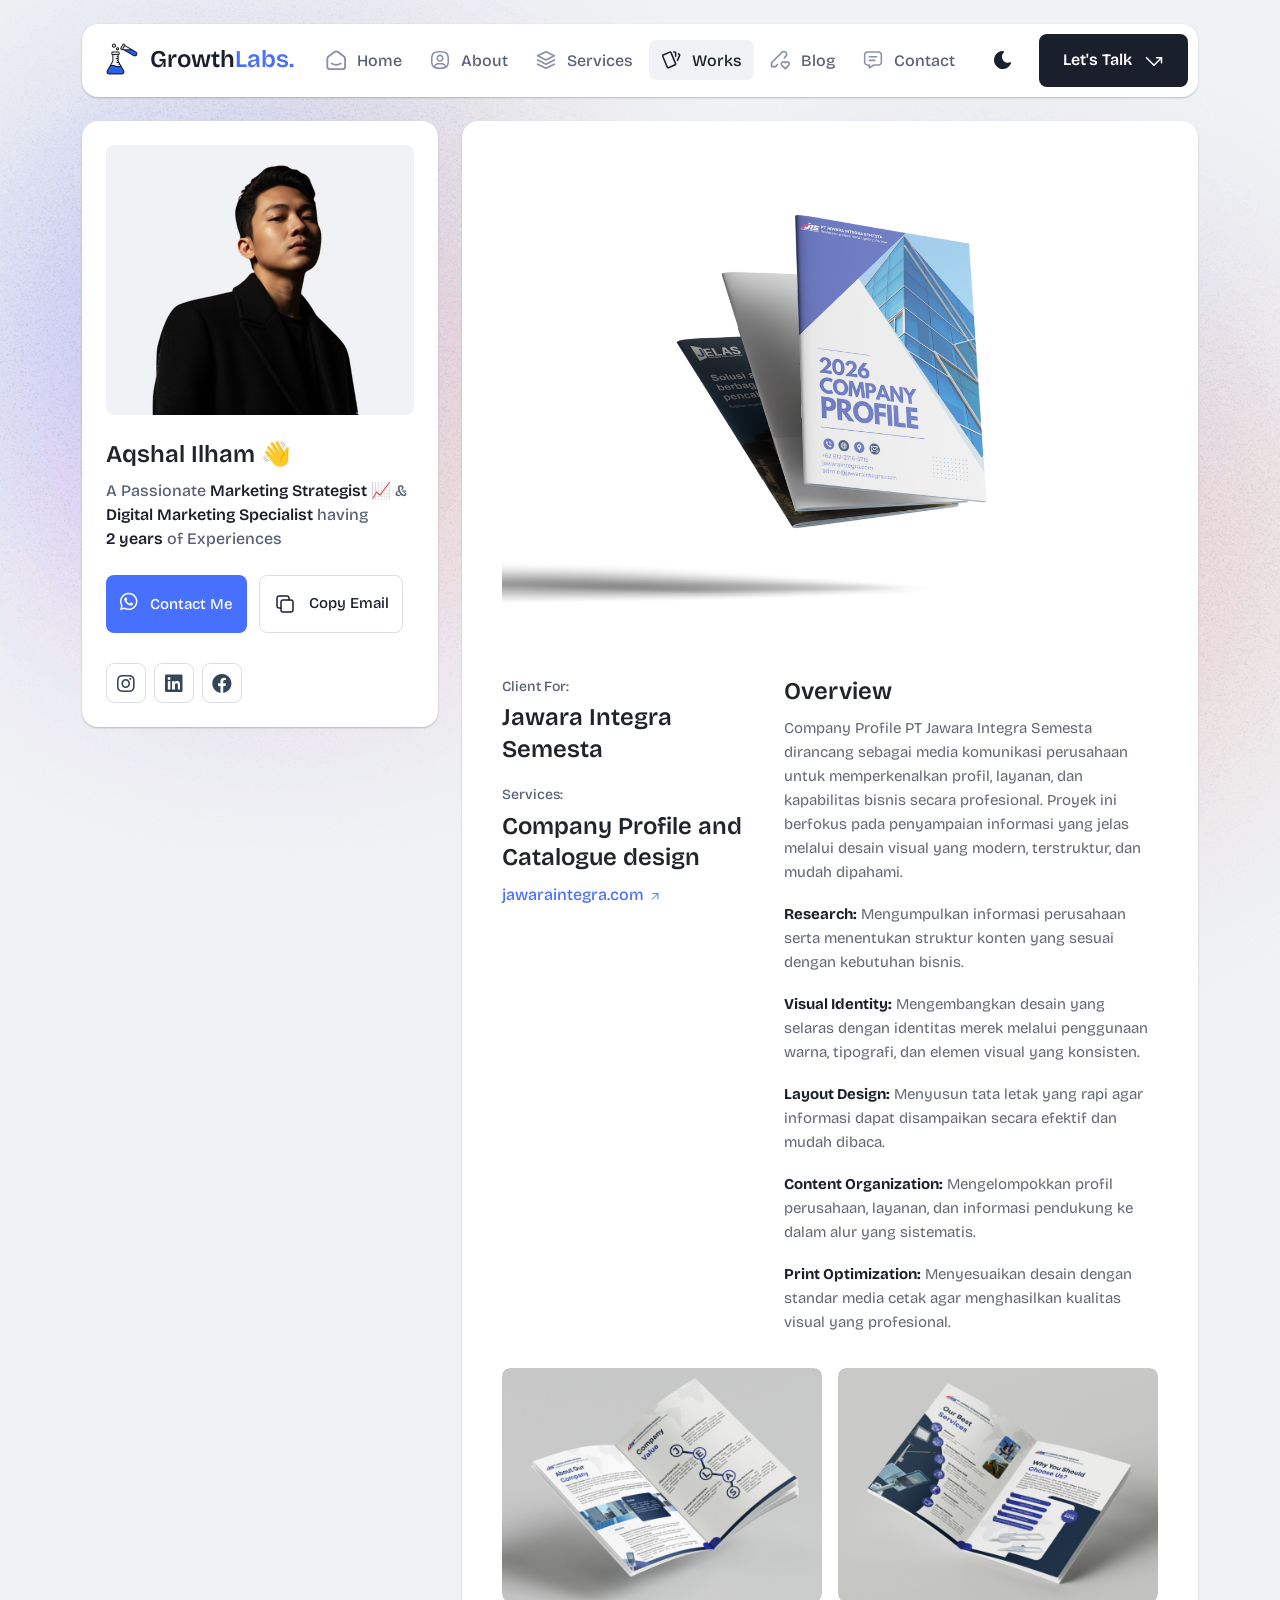
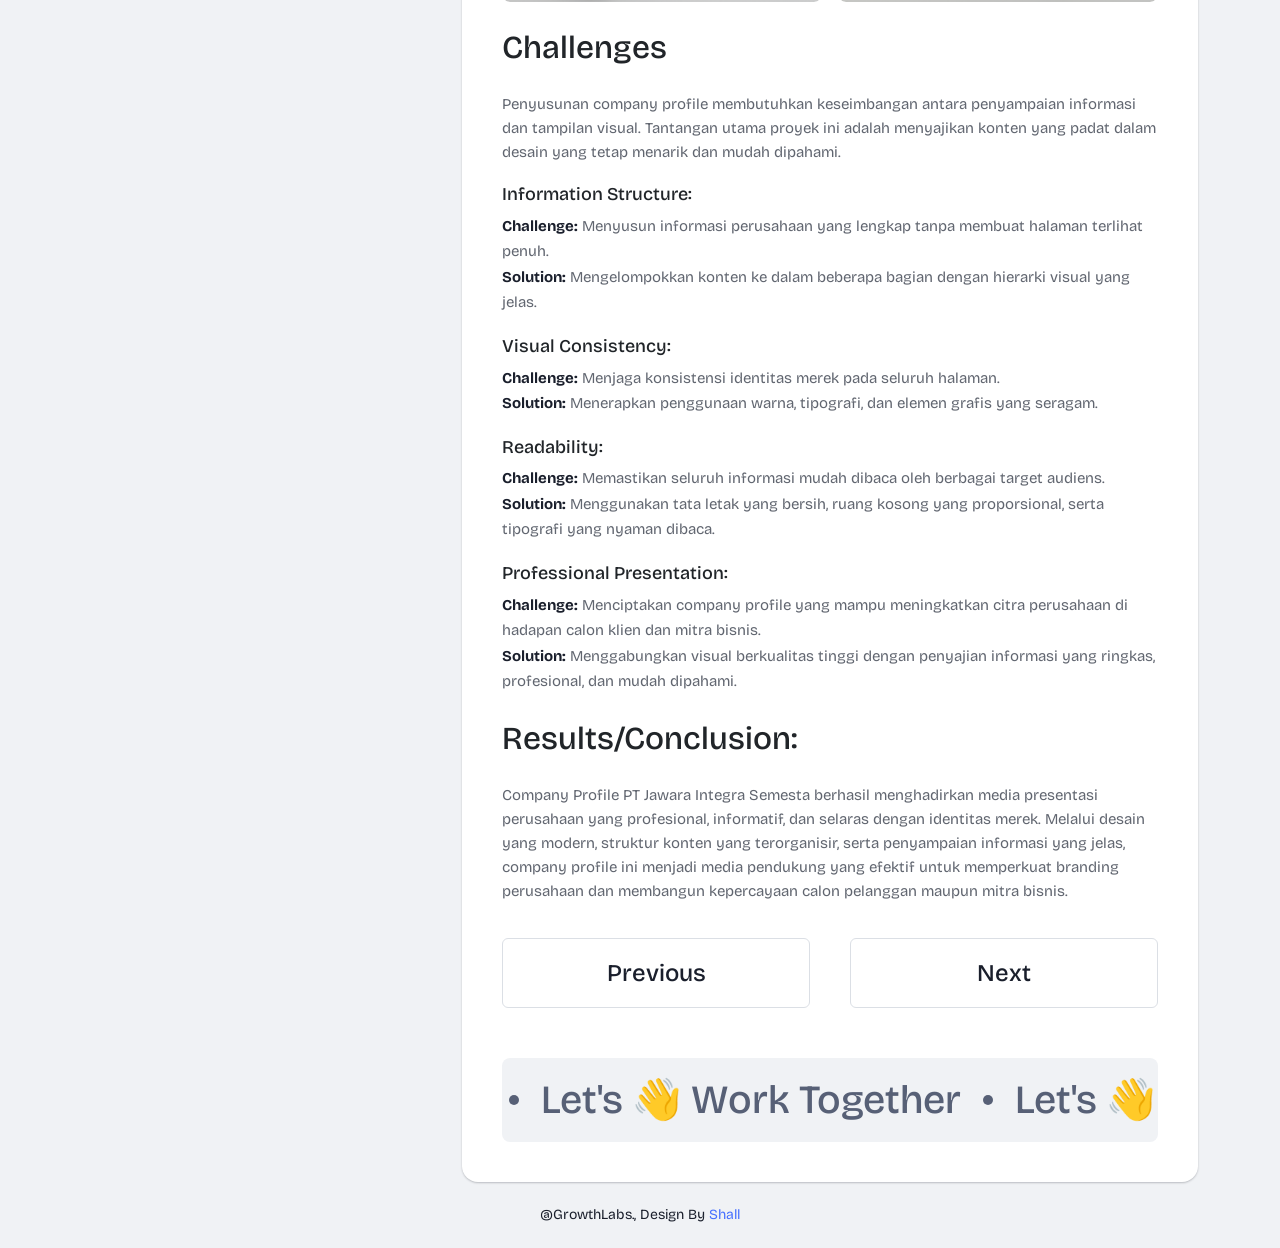
<file: portfolio-details-2.html>
<!DOCTYPE html>
<html lang="en">

<head>
  <meta charset="UTF-8">
  <meta http-equiv="X-UA-Compatible" content="IE=edge">
  <title>GrowthLabs - Personal Portfolio</title>
  <meta name="description" content="GrowthLabs - Personal Portfolio">
  <meta name="viewport" content="width=device-width, initial-scale0261">

  <link rel="shortcut icon" type="image/x-icon" href="assets/img/experiment-1.svg">
  <!-- Place favicon.ico in the root directory -->

  <!-- CSS here -->
  <link rel="stylesheet" href="assets/css/bootstrap.min.css">
  <link rel="stylesheet" href="assets/fontawsome/css/all.min.css">
  <link rel="stylesheet" href="assets/fontawsome/css/fontawesome.min.css">
  <link rel="stylesheet" href="assets/css/slick.css">
  <link rel="stylesheet" href="assets/css/magnific-popup.css">
  <link rel="stylesheet" href="assets/css/style.css">
  <link rel="stylesheet" href="assets/css/responsive.css">
</head>

<body>
  <div id="page-content">
    <!-- header part start -->
    <header class="header-area">
      <nav class="navbar">
        <div class="container">
          <div class="menu-container">
            <div class="logo">
              <a class="navbar-brand me-0" href="index.html">
                <img src="assets/img/experiment-1.svg" alt="GrowthLabs" width="32" height="32" class="logo-icon" />
                <span>Growth<span class="primary">Labs.</span></span>
              </a>
            </div>
            <div class="navbar-main d-flex flex-grow-1">
              <div class="logo inner-logo d-block d-xl-none">
                <a class="navbar-brand me-0" href="index.html">
                  <img src="assets/img/experiment-1.svg" alt="GrowthLabs" width="32" height="32" class="logo-icon" />
                  <span>Growth<span class="primary">Labs.</span></span>
                </a>
              </div>
              <ul class="navbar-info mx-auto">
                <li class="nav-item">
                  <a class="nav-link" aria-current="page" href="index.html">
                    <svg class="nav-icon" viewBox="0 0 15 15" fill="none" xmlns="http://www.w3.org/2000/svg">
                      <path
                        d="M13.475 4.92481L9.03083 1.46814C8.64082 1.16473 8.1608 1 7.66667 1C7.17254 1 6.69251 1.16473 6.3025 1.46814L1.8575 4.92481C1.59037 5.13254 1.37424 5.39858 1.22563 5.7026C1.07701 6.00662 0.99984 6.34058 1 6.67897V12.679C1 13.121 1.17559 13.5449 1.48816 13.8575C1.80072 14.17 2.22464 14.3456 2.66667 14.3456H12.6667C13.1087 14.3456 13.5326 14.17 13.8452 13.8575C14.1577 13.5449 14.3333 13.121 14.3333 12.679V6.67897C14.3333 5.99314 14.0167 5.34564 13.475 4.92481Z"
                        stroke-width="1.4" stroke-linecap="round" stroke-linejoin="round" />
                      <path d="M10.9753 10.1665C9.13359 11.2773 6.14859 11.2773 4.30859 10.1665" stroke-width="1.4"
                        stroke-linecap="round" stroke-linejoin="round" />
                    </svg>

                    <span>Home</span>
                  </a>
                </li>
                <li class="nav-item">
                  <a class="nav-link" href="about.html">
                    <svg class="nav-icon" viewBox="0 0 18 18" fill="none" xmlns="http://www.w3.org/2000/svg">
                      <path
                        d="M9 9.8335C9.66304 9.8335 10.2989 9.5701 10.7678 9.10126C11.2366 8.63242 11.5 7.99654 11.5 7.3335C11.5 6.67045 11.2366 6.03457 10.7678 5.56573C10.2989 5.09689 9.66304 4.8335 9 4.8335C8.33696 4.8335 7.70107 5.09689 7.23223 5.56573C6.76339 6.03457 6.5 6.67045 6.5 7.3335C6.5 7.99654 6.76339 8.63242 7.23223 9.10126C7.70107 9.5701 8.33696 9.8335 9 9.8335Z"
                        stroke-width="1.4" stroke-linecap="round" stroke-linejoin="round" />
                      <path
                        d="M9 1.5C15 1.5 16.5 3 16.5 9C16.5 15 15 16.5 9 16.5C3 16.5 1.5 15 1.5 9C1.5 3 3 1.5 9 1.5Z"
                        stroke-width="1.4" stroke-linecap="round" stroke-linejoin="round" />
                      <path
                        d="M4 15.7085V15.6668C4 14.7828 4.35119 13.9349 4.97631 13.3098C5.60143 12.6847 6.44928 12.3335 7.33333 12.3335H10.6667C11.5507 12.3335 12.3986 12.6847 13.0237 13.3098C13.6488 13.9349 14 14.7828 14 15.6668V15.7085"
                        stroke-width="1.4" stroke-linecap="round" stroke-linejoin="round" />
                    </svg>
                    About
                  </a>
                </li>
                <li class="nav-item">
                  <a class="nav-link" href="services.html">
                    <svg class="nav-icon" viewBox="0 0 16 16" fill="none" xmlns="http://www.w3.org/2000/svg">
                      <path d="M7.99967 1.3335L1.33301 4.66683L7.99967 8.00016L14.6663 4.66683L7.99967 1.3335Z"
                        stroke-width="1.4" stroke-linecap="round" stroke-linejoin="round" />
                      <path d="M1.33301 8L7.99967 11.3333L14.6663 8" stroke-width="1.4" stroke-linecap="round"
                        stroke-linejoin="round" />
                      <path d="M1.33301 11.3335L7.99967 14.6668L14.6663 11.3335" stroke-width="1.4"
                        stroke-linecap="round" stroke-linejoin="round" />
                    </svg>
                    Services
                  </a>
                </li>
                <li class="nav-item">
                  <a class="nav-link active" href="portfolio.html">
                    <svg class="nav-icon" viewBox="0 0 18 17" fill="none" xmlns="http://www.w3.org/2000/svg">
                      <path
                        d="M2.00326 3.99733L7.95159 1.40649C8.04974 1.36442 8.15533 1.34243 8.26212 1.34181C8.3689 1.34119 8.47473 1.36196 8.57337 1.40289C8.67201 1.44382 8.76145 1.50408 8.83642 1.58013C8.9114 1.65617 8.97039 1.74646 9.00992 1.84566L13.1133 11.764C13.1985 11.9651 13.2014 12.1917 13.1213 12.3949C13.0412 12.5982 12.8845 12.7618 12.6849 12.8507L6.73742 15.4415C6.63922 15.4837 6.53356 15.5058 6.42668 15.5065C6.3198 15.5072 6.21387 15.4864 6.11514 15.4455C6.0164 15.4046 5.92688 15.3442 5.85184 15.2681C5.7768 15.192 5.71778 15.1016 5.67826 15.0023L1.57492 5.08316C1.48963 4.88204 1.48673 4.65546 1.56684 4.45222C1.64696 4.24898 1.80367 4.08616 2.00326 3.99733Z"
                        stroke-width="1.4" stroke-linecap="round" stroke-linejoin="round" />
                      <path
                        d="M11.5 1.3335H12.3333C12.5543 1.3335 12.7663 1.42129 12.9226 1.57757C13.0789 1.73385 13.1667 1.94582 13.1667 2.16683V5.0835"
                        stroke-width="1.4" stroke-linecap="round" stroke-linejoin="round" />
                      <path
                        d="M15.6663 3C15.8863 3.09333 16.0997 3.18083 16.3063 3.2625C16.5098 3.34882 16.6706 3.51241 16.7534 3.71729C16.8362 3.92217 16.8343 4.15155 16.748 4.355L14.833 8.83334"
                        stroke-width="1.4" stroke-linecap="round" stroke-linejoin="round" />
                    </svg>
                    Works
                  </a>
                </li>
                <li class="nav-item">
                  <a class="nav-link" href="blog.html">
                    <svg class="nav-icon" viewBox="0 0 17 16" fill="none" xmlns="http://www.w3.org/2000/svg">
                      <path
                        d="M12.1663 6.16676L13.4163 4.91676C13.6352 4.69789 13.8088 4.43805 13.9273 4.15208C14.0457 3.86612 14.1067 3.55962 14.1067 3.25009C14.1067 2.94056 14.0457 2.63406 13.9273 2.3481C13.8088 2.06213 13.6352 1.80229 13.4163 1.58342C13.1975 1.36455 12.9376 1.19094 12.6517 1.07248C12.3657 0.954033 12.0592 0.893066 11.7497 0.893066C11.4401 0.893066 11.1336 0.954033 10.8477 1.07248C10.5617 1.19094 10.3019 1.36455 10.083 1.58342L1.33301 10.3334V13.6668H4.66634L6.33301 12.0001"
                        stroke-width="1.4" stroke-linecap="round" stroke-linejoin="round" />
                      <path
                        d="M13.0004 15.3335L15.7921 12.5968C15.9633 12.4307 16.0995 12.232 16.1926 12.0124C16.2857 11.7927 16.3339 11.5567 16.3343 11.3181C16.3347 11.0796 16.2873 10.8434 16.1948 10.6235C16.1024 10.4035 15.9669 10.2044 15.7963 10.0377C15.448 9.69712 14.9806 9.50602 14.4935 9.50509C14.0065 9.50415 13.5383 9.69346 13.1888 10.0327L13.0021 10.216L12.8163 10.0327C12.4681 9.69237 12.0008 9.50143 11.5139 9.50049C11.0271 9.49956 10.5591 9.68871 10.2096 10.0277C10.0383 10.1937 9.9021 10.3924 9.80891 10.612C9.71572 10.8316 9.66746 11.0677 9.667 11.3062C9.66653 11.5447 9.71386 11.781 9.80619 12.0009C9.89853 12.2209 10.034 12.4201 10.2046 12.5868L13.0004 15.3335Z"
                        stroke-width="1.4" stroke-linecap="round" stroke-linejoin="round" />
                    </svg>
                    Blog
                  </a>
                </li>
                <li class="nav-item">
                  <a class="nav-link" href="contact.html">
                    <svg class="nav-icon" viewBox="0 0 18 17" fill="none" xmlns="http://www.w3.org/2000/svg">
                      <path d="M5.66699 5.5H12.3337" stroke-width="1.4" stroke-linecap="round"
                        stroke-linejoin="round" />
                      <path d="M5.66699 8.8335H10.667" stroke-width="1.4" stroke-linecap="round"
                        stroke-linejoin="round" />
                      <path
                        d="M14 1.3335C14.663 1.3335 15.2989 1.59689 15.7678 2.06573C16.2366 2.53457 16.5 3.17045 16.5 3.8335V10.5002C16.5 11.1632 16.2366 11.7991 15.7678 12.2679C15.2989 12.7368 14.663 13.0002 14 13.0002H9.83333L5.66667 15.5002V13.0002H4C3.33696 13.0002 2.70107 12.7368 2.23223 12.2679C1.76339 11.7991 1.5 11.1632 1.5 10.5002V3.8335C1.5 3.17045 1.76339 2.53457 2.23223 2.06573C2.70107 1.59689 3.33696 1.3335 4 1.3335H14Z"
                        stroke-width="1.4" stroke-linecap="round" stroke-linejoin="round" />
                    </svg>
                    Contact
                  </a>
                </li>
              </ul>
              <div class="header-right-info d-flex align-items-center">
                <button class="theme-control-btn">
                  <span class="dark">
                    <svg width="24" height="24" viewBox="0 0 24 24" fill="none" xmlns="http://www.w3.org/2000/svg">
                      <path
                        d="M11.8005 3C10.207 3.0003 8.64356 3.44286 7.27683 4.28049C5.91011 5.11811 4.79139 6.31937 4.04002 7.75612C3.28865 9.19288 2.93281 10.8112 3.01046 12.4386C3.08811 14.0659 3.59633 15.6411 4.48091 16.9963C5.3655 18.3514 6.59326 19.4356 8.03324 20.1333C9.47322 20.8309 11.0714 21.1157 12.6573 20.9574C14.2432 20.7991 15.7573 20.2036 17.0381 19.2344C18.319 18.2652 19.3185 16.9587 19.9301 15.4542C20.2302 14.7162 19.5111 13.9746 18.7875 14.2752C17.5475 14.7888 16.1706 14.8418 14.8963 14.425C13.622 14.0082 12.5308 13.1479 11.8126 11.9937C11.0943 10.8396 10.7943 9.4645 10.9648 8.10764C11.1353 6.75077 11.7655 5.49792 12.7458 4.5669L12.8136 4.4949C13.2986 3.9279 12.913 3.0072 12.1464 3.0072H11.9122L11.8524 3.0018L11.7996 3H11.8005Z"
                        fill="#1A1F2C" />
                    </svg>
                    <small class="theme-text d-block d-xl-none">Change appearance</small>
                  </span>
                  <span class="light">
                    <svg width="24" height="24" viewBox="0 0 24 24" fill="none" xmlns="http://www.w3.org/2000/svg">
                      <path
                        d="M12 19C12.2449 19 12.4813 19.09 12.6644 19.2527C12.8474 19.4155 12.9643 19.6397 12.993 19.883L13 20V21C12.9997 21.2549 12.9021 21.5 12.7272 21.6854C12.5522 21.8707 12.313 21.9822 12.0586 21.9972C11.8042 22.0121 11.5536 21.9293 11.3582 21.7657C11.1627 21.6021 11.0371 21.3701 11.007 21.117L11 21V20C11 19.7348 11.1054 19.4804 11.2929 19.2929C11.4804 19.1054 11.7348 19 12 19Z"
                        fill="#FD7E41" />
                      <path
                        d="M18.3127 16.9099L18.4067 16.9929L19.1067 17.6929C19.2861 17.8729 19.3902 18.1144 19.398 18.3683C19.4057 18.6223 19.3165 18.8697 19.1485 19.0602C18.9804 19.2508 18.7462 19.3702 18.4933 19.3943C18.2403 19.4184 17.9877 19.3454 17.7867 19.1899L17.6927 19.1069L16.9927 18.4069C16.8202 18.2347 16.7165 18.0053 16.7012 17.7619C16.6859 17.5186 16.76 17.278 16.9097 17.0855C17.0593 16.893 17.2741 16.7618 17.5137 16.7166C17.7533 16.6713 18.0012 16.7152 18.2107 16.8399L18.3127 16.9099Z"
                        fill="#FD7E41" />
                      <path
                        d="M7.00747 16.993C7.17965 17.1652 7.28308 17.3943 7.29836 17.6373C7.31364 17.8803 7.23972 18.1206 7.09047 18.313L7.00747 18.407L6.30747 19.107C6.12751 19.2863 5.88604 19.3905 5.63209 19.3982C5.37814 19.406 5.13076 19.3168 4.94019 19.1487C4.74963 18.9807 4.63017 18.7464 4.60607 18.4935C4.58198 18.2406 4.65506 17.988 4.81047 17.787L4.89347 17.693L5.59347 16.993C5.781 16.8055 6.03531 16.7002 6.30047 16.7002C6.56563 16.7002 6.81994 16.8055 7.00747 16.993Z"
                        fill="#FD7E41" />
                      <path
                        d="M3.99987 11C4.25475 11.0003 4.4999 11.0979 4.68524 11.2728C4.87057 11.4478 4.9821 11.687 4.99704 11.9414C5.01198 12.1958 4.92919 12.4464 4.7656 12.6418C4.60201 12.8373 4.36996 12.9629 4.11687 12.993L3.99987 13H2.99987C2.74499 12.9997 2.49984 12.9021 2.3145 12.7272C2.12916 12.5522 2.01763 12.313 2.0027 12.0586C1.98776 11.8042 2.07054 11.5536 2.23413 11.3582C2.39772 11.1627 2.62977 11.0371 2.88287 11.007L2.99987 11H3.99987Z"
                        fill="#FD7E41" />
                      <path
                        d="M20.9999 11C21.2547 11.0003 21.4999 11.0979 21.6852 11.2728C21.8706 11.4478 21.9821 11.687 21.997 11.9414C22.012 12.1958 21.9292 12.4464 21.7656 12.6418C21.602 12.8373 21.37 12.9629 21.1169 12.993L20.9999 13H19.9999C19.745 12.9997 19.4998 12.9021 19.3145 12.7272C19.1292 12.5522 19.0176 12.313 19.0027 12.0586C18.9878 11.8042 19.0705 11.5536 19.2341 11.3582C19.3977 11.1627 19.6298 11.0371 19.8829 11.007L19.9999 11H20.9999Z"
                        fill="#FD7E41" />
                      <path
                        d="M6.21264 4.80985L6.30664 4.89285L7.00664 5.59285C7.18599 5.77281 7.29011 6.01429 7.29787 6.26824C7.30562 6.52219 7.21642 6.76957 7.04839 6.96013C6.88036 7.1507 6.64609 7.27016 6.39316 7.29425C6.14024 7.31834 5.88763 7.24526 5.68664 7.08985L5.59264 7.00685L4.89264 6.30685C4.72073 6.13453 4.61757 5.90543 4.6025 5.66248C4.58744 5.41954 4.6615 5.17945 4.8108 4.98721C4.9601 4.79497 5.1744 4.66378 5.41351 4.61824C5.65262 4.57271 5.90013 4.61594 6.10964 4.73985L6.21264 4.80985Z"
                        fill="#FD7E41" />
                      <path
                        d="M19.1071 4.89288C19.2793 5.06508 19.3827 5.29418 19.398 5.5372C19.4132 5.78023 19.3393 6.02048 19.1901 6.21288L19.1071 6.30688L18.4071 7.00688C18.2271 7.18623 17.9856 7.29036 17.7317 7.29811C17.4777 7.30587 17.2304 7.21667 17.0398 7.04864C16.8492 6.8806 16.7298 6.64633 16.7057 6.39341C16.6816 6.14049 16.7547 5.88788 16.9101 5.68688L16.9931 5.59288L17.6931 4.89288C17.8806 4.70541 18.1349 4.6001 18.4001 4.6001C18.6652 4.6001 18.9196 4.70541 19.1071 4.89288Z"
                        fill="#FD7E41" />
                      <path
                        d="M12 2C12.2449 2.00003 12.4813 2.08996 12.6644 2.25272C12.8474 2.41547 12.9643 2.63975 12.993 2.883L13 3V4C12.9997 4.25488 12.9021 4.50003 12.7272 4.68537C12.5522 4.8707 12.313 4.98223 12.0586 4.99717C11.8042 5.01211 11.5536 4.92933 11.3582 4.76573C11.1627 4.60214 11.0371 4.3701 11.007 4.117L11 4V3C11 2.73478 11.1054 2.48043 11.2929 2.29289C11.4804 2.10536 11.7348 2 12 2Z"
                        fill="#FD7E41" />
                      <path
                        d="M12 7C12.9797 6.99994 13.9378 7.28769 14.7553 7.8275C15.5729 8.36731 16.2138 9.1354 16.5986 10.0364C16.9833 10.9373 17.0949 11.9315 16.9195 12.8953C16.7441 13.8592 16.2893 14.7502 15.6118 15.4579C14.9343 16.1655 14.0638 16.6585 13.1085 16.8756C12.1532 17.0928 11.1552 17.0245 10.2383 16.6793C9.3215 16.334 8.52629 15.7271 7.95146 14.9338C7.37663 14.1405 7.04752 13.1958 7.005 12.217L7 12L7.005 11.783C7.06092 10.4958 7.61161 9.27978 8.54222 8.38866C9.47284 7.49754 10.7115 7.00007 12 7Z"
                        fill="#FD7E41" />
                    </svg>
                    <small class="theme-text d-block d-xl-none">Change appearance</small>
                  </span>
                </button>
                <a href="contact.html" class="lets-talk-btn">
                  Let's Talk
                  <svg class="icon" width="20" height="20" viewBox="0 0 20 20" fill="none"
                    xmlns="http://www.w3.org/2000/svg">
                    <path d="M17.5 11.6665V6.6665H12.5" stroke="white" stroke-width="1.5" stroke-linecap="round"
                      stroke-linejoin="round" />
                    <path d="M17.5 6.6665L10 14.1665L2.5 6.6665" stroke="white" stroke-width="1.5"
                      stroke-linecap="round" stroke-linejoin="round" />
                  </svg>
                </a>
              </div>
            </div>
            <div class="mobile-menu-overlay d-block d-lg-none"></div>
            <div class="mobile-menu-control-bar d-block d-xl-none">
              <button class="mobile-menu-control-bar">
                <i class="fas fa-bars"></i>
              </button>
            </div>
          </div>
        </div>
      </nav>
    </header>
    <!-- header part end -->

    <!-- main area part start -->
    <main>

      <section class="content-box-area mt-4">
        <div class="container">
          <div class="row g-4">
            <div class="col-xl-4">
              <div class="card profile-card">
                <div class="card-body">
                  <div class="image text-center">
                    <img src="assets/img/images/profile.png" alt="profile">
                  </div>
                  <div class="text">
                    <h3 class="card-title">Aqshal Ilham 👋</h3>
                    <p>A Passionate <span>Marketing Strategist</span> 📈 & <span>Digital Marketing Specialist</span> having
                      <span>2
                        years</span> of Experiences</p>
                    <div class="common-button-groups">
                      <a class="btn btn-text" href="https://wa.me/6285731667037" target="_blank">
                        <i class="fab fa-whatsapp" style="font-size: 20px; margin-right: 8px;"></i>
                        Contact Me
                      </a>
                      <button class="btn btn-copy" data-clipboard-text="hi.aqshal@gmail.com">
                        <svg class="icon" width="24" height="24" viewBox="0 0 24 24" fill="none"
                          xmlns="http://www.w3.org/2000/svg">
                          <path
                            d="M8 10C8 9.46957 8.21071 8.96086 8.58579 8.58579C8.96086 8.21071 9.46957 8 10 8H18C18.5304 8 19.0391 8.21071 19.4142 8.58579C19.7893 8.96086 20 9.46957 20 10V18C20 18.5304 19.7893 19.0391 19.4142 19.4142C19.0391 19.7893 18.5304 20 18 20H10C9.46957 20 8.96086 19.7893 8.58579 19.4142C8.21071 19.0391 8 18.5304 8 18V10Z"
                            stroke-width="1.5" stroke-linecap="round" stroke-linejoin="round" />
                          <path
                            d="M16 8V6C16 5.46957 15.7893 4.96086 15.4142 4.58579C15.0391 4.21071 14.5304 4 14 4H6C5.46957 4 4.96086 4.21071 4.58579 4.58579C4.21071 4.96086 4 5.46957 4 6V14C4 14.5304 4.21071 15.0391 4.58579 15.4142C4.96086 15.7893 5.46957 16 6 16H8"
                            stroke-width="1.5" stroke-linecap="round" stroke-linejoin="round" />
                        </svg>
                        Copy Email
                      </button>
                    </div>
                    <div class="social-media-icon">
                      <ul class="list-unstyled">
                        <li><a href="https://www.instagram.com/aqshal.if?igsh=MXhjdWF3YW5qeHcxaQ=="><i class="fab fa-instagram"></i></a></li>
                        <li><a href="https://www.linkedin.com/in/aqshal-ilham/"><i class="fab fa-linkedin"></i></a></li>
                        <li><a href="https://www.facebook.com/aqshal.ilham.984/"><i class="fab fa-facebook"></i></a></li>
                      </ul>
                    </div>
                  </div>
                </div>
              </div>
            </div>
            <div class="col-xl-8">
              <div class="card content-box-card">
                <div class="card-body portfolio-card">
                  <div class="portfolio-details-area">
                    <div class="main-image">
                      <img src="assets/img/projects/project-2.png" alt="project-2">
                    </div>
                    <div class="portfolio-details-text">
                      <div class="short-info">
                        <div class="info-item">
                          <p class="subtitle">Client For:</p>
                          <h4 class="card-title">Jawara Integra Semesta</h4>
                        </div>
                        <div class="info-item">
                          <p class="subtitle">Services:</p>
                          <h4 class="card-title">Company Profile and Catalogue design</h4>
                          <a href="https://jawaraintegra.com/" class="website" target="_blank">
                            jawaraintegra.com
                            <svg class="arrow-up" width="14" height="15" viewBox="0 0 14 15" fill="none"
                              xmlns="http://www.w3.org/2000/svg">
                              <path d="M9.91634 4.5835L4.08301 10.4168" stroke-linecap="round" stroke-linejoin="round">
                              </path>
                              <path d="M4.66699 4.5835H9.91699V9.8335" stroke-linecap="round" stroke-linejoin="round">
                              </path>
                            </svg>
                          </a>
                        </div>
                      </div>
                      <div class="overview">
                        <h4 class="card-title">Overview</h4>
                        <p>Company Profile PT Jawara Integra Semesta dirancang sebagai media komunikasi perusahaan untuk memperkenalkan profil, layanan, dan kapabilitas bisnis secara profesional. Proyek ini berfokus pada penyampaian informasi yang jelas melalui desain visual yang modern, terstruktur, dan mudah dipahami.</p>
                        <p>
                          <b>Research:</b> Mengumpulkan informasi perusahaan serta menentukan struktur konten yang sesuai dengan kebutuhan bisnis.
                        </p>
                        <p><b>Visual Identity:</b> Mengembangkan desain yang selaras dengan identitas merek melalui penggunaan warna, tipografi, dan elemen visual yang konsisten.</p>
                        <p> <b>Layout Design:</b> Menyusun tata letak yang rapi agar informasi dapat disampaikan secara efektif dan mudah dibaca.</p>
                        <p> <b>Content Organization:</b> Mengelompokkan profil perusahaan, layanan, dan informasi pendukung ke dalam alur yang sistematis.</p>
                        <p> <b>Print Optimization:</b> Menyesuaikan desain dengan standar media cetak agar menghasilkan kualitas visual yang profesional.</p>
                      </div>
                    </div>
                    <div class="inner-images">
                      <div class="row g-3">
                        <div class="col-md-6">
                          <div class="image-item">
                            <img src="assets/img/projects/project-details-4.png" alt="project-details-2"
                              class="img-fluid w-100">
                          </div>
                        </div>
                        <div class="col-md-6">
                          <div class="image-item">
                            <img src="assets/img/projects/project-details-5.png" alt="project-details-3"
                              class="img-fluid w-100">
                          </div>
                        </div>
                      </div>
                    </div>
                    <div class="more-info-block">
                      <h3 class="more-info-title">Challenges</h3>
                      <p>Penyusunan company profile membutuhkan keseimbangan antara penyampaian informasi dan tampilan visual. Tantangan utama proyek ini adalah menyajikan konten yang padat dalam desain yang tetap menarik dan mudah dipahami.</p>
                      <h5 class="more-info-subtitle">Information Structure:</h5>
                      <ul class="list-unstyled">
                        <li>
                          <b>Challenge:</b> Menyusun informasi perusahaan yang lengkap tanpa membuat halaman terlihat penuh.
                        </li>
                        <li>
                          <b>Solution:</b> Mengelompokkan konten ke dalam beberapa bagian dengan hierarki visual yang jelas.
                        </li>
                      </ul>
                      <h5 class="more-info-subtitle">Visual Consistency:
                      </h5>
                      <ul class="list-unstyled">
                        <li>
                          <b>Challenge:</b> Menjaga konsistensi identitas merek pada seluruh halaman.
                        </li>
                        <li>
                          <b>Solution:</b> Menerapkan penggunaan warna, tipografi, dan elemen grafis yang seragam.
                        </li>
                      </ul>

                      <h5 class="more-info-subtitle">Readability:
                      </h5>
                      <ul class="list-unstyled">
                        <li>
                          <b>Challenge:</b> Memastikan seluruh informasi mudah dibaca oleh berbagai target audiens.
                        </li>
                        <li>
                          <b> Solution:</b>
                          Menggunakan tata letak yang bersih, ruang kosong yang proporsional, serta tipografi yang nyaman dibaca.
                        </li>
                      </ul>
                      <h5 class="more-info-subtitle">Professional Presentation:
                      </h5>
                      <ul class="list-unstyled">
                        <li>
                          <b>Challenge:</b> Menciptakan company profile yang mampu meningkatkan citra perusahaan di hadapan calon klien dan mitra bisnis.
                        </li>
                        <li>
                          <b>Solution:</b> Menggabungkan visual berkualitas tinggi dengan penyajian informasi yang ringkas, profesional, dan mudah dipahami.
                        </li>
                      </ul>

                      <h3 class="more-info-title">Results/Conclusion:</h3>
                      <p>Company Profile PT Jawara Integra Semesta berhasil menghadirkan media presentasi perusahaan yang profesional, informatif, dan selaras dengan identitas merek. Melalui desain yang modern, struktur konten yang terorganisir, serta penyampaian informasi yang jelas, company profile ini menjadi media pendukung yang efektif untuk memperkuat branding perusahaan dan membangun kepercayaan calon pelanggan maupun mitra bisnis.
                      </p>
                    </div>
                    <div class="prev-and-next-btn">
                      <button class="btn btn-prev">Previous</button>
                      <button class="btn btn-next">Next</button>
                    </div>
                  </div>

                  <div class="work-together-slider">
                    <div class="slider-main d-flex gap-4 align-items-center">
                      <div class="slider-item">
                        <a href="contact.html">Let's 👋 Work Together</a>
                        <a href="contact.html">Let's 👋 Work Together</a>
                      </div>
                      <div class="slider-item">
                        <a href="contact.html">Let's 👋 Work Together</a>
                        <a href="contact.html">Let's 👋 Work Together</a>
                      </div>
                    </div>
                  </div>
                </div>
              </div>
            </div>
          </div>
        </div>
      </section>

      <!-- background shape area start -->
      <div class="background-shapes">
        <div class="shape-1 common-shape">
          <img src="assets/img/bg/banner-shape-1.png" alt="banner-shape-1">
        </div>
        <div class="shape-2 common-shape">
          <img src="assets/img/bg/banner-shape-1.png" alt="banner-shape-1">
        </div>
        <div class="threed-shape-1 move-with-cursor" data-value="1">
          <img src="assets/img/bg/object-3d-1.png" alt="object-3d-1">
        </div>
        <div class="threed-shape-2 move-with-cursor" data-value="1">
          <img src="assets/img/bg/object-3d-2.png" alt="object-3d-2">
        </div>
      </div>
      <!-- background shape area end -->
    </main>
    <!-- main area part end -->

    <!-- footer part start -->
    <footer class="footer-area">
      <div class="container">
        <div class="text text-center">
          <p>@GrowthLabs., Design By <a href="#">Shall</a></p>
        </div>
      </div>
    </footer>
    <!-- footer part end -->
  </div>

  <!-- JS here -->
  <script src="assets/js/vendor/jquery-3.6.0.min.js"></script>
  <script src="assets/js/bootstrap.bundle.min.js"></script>
  <script src="assets/js/jquery.magnific-popup.min.js"></script>
  <script src="assets/js/ajax-form.js"></script>
  <script src="assets/js/clipboard.min.js"></script>
  <script src="assets/js/slick.min.js"></script>
  <script src="assets/js/script.js"></script>
</body>


</html>
</file>
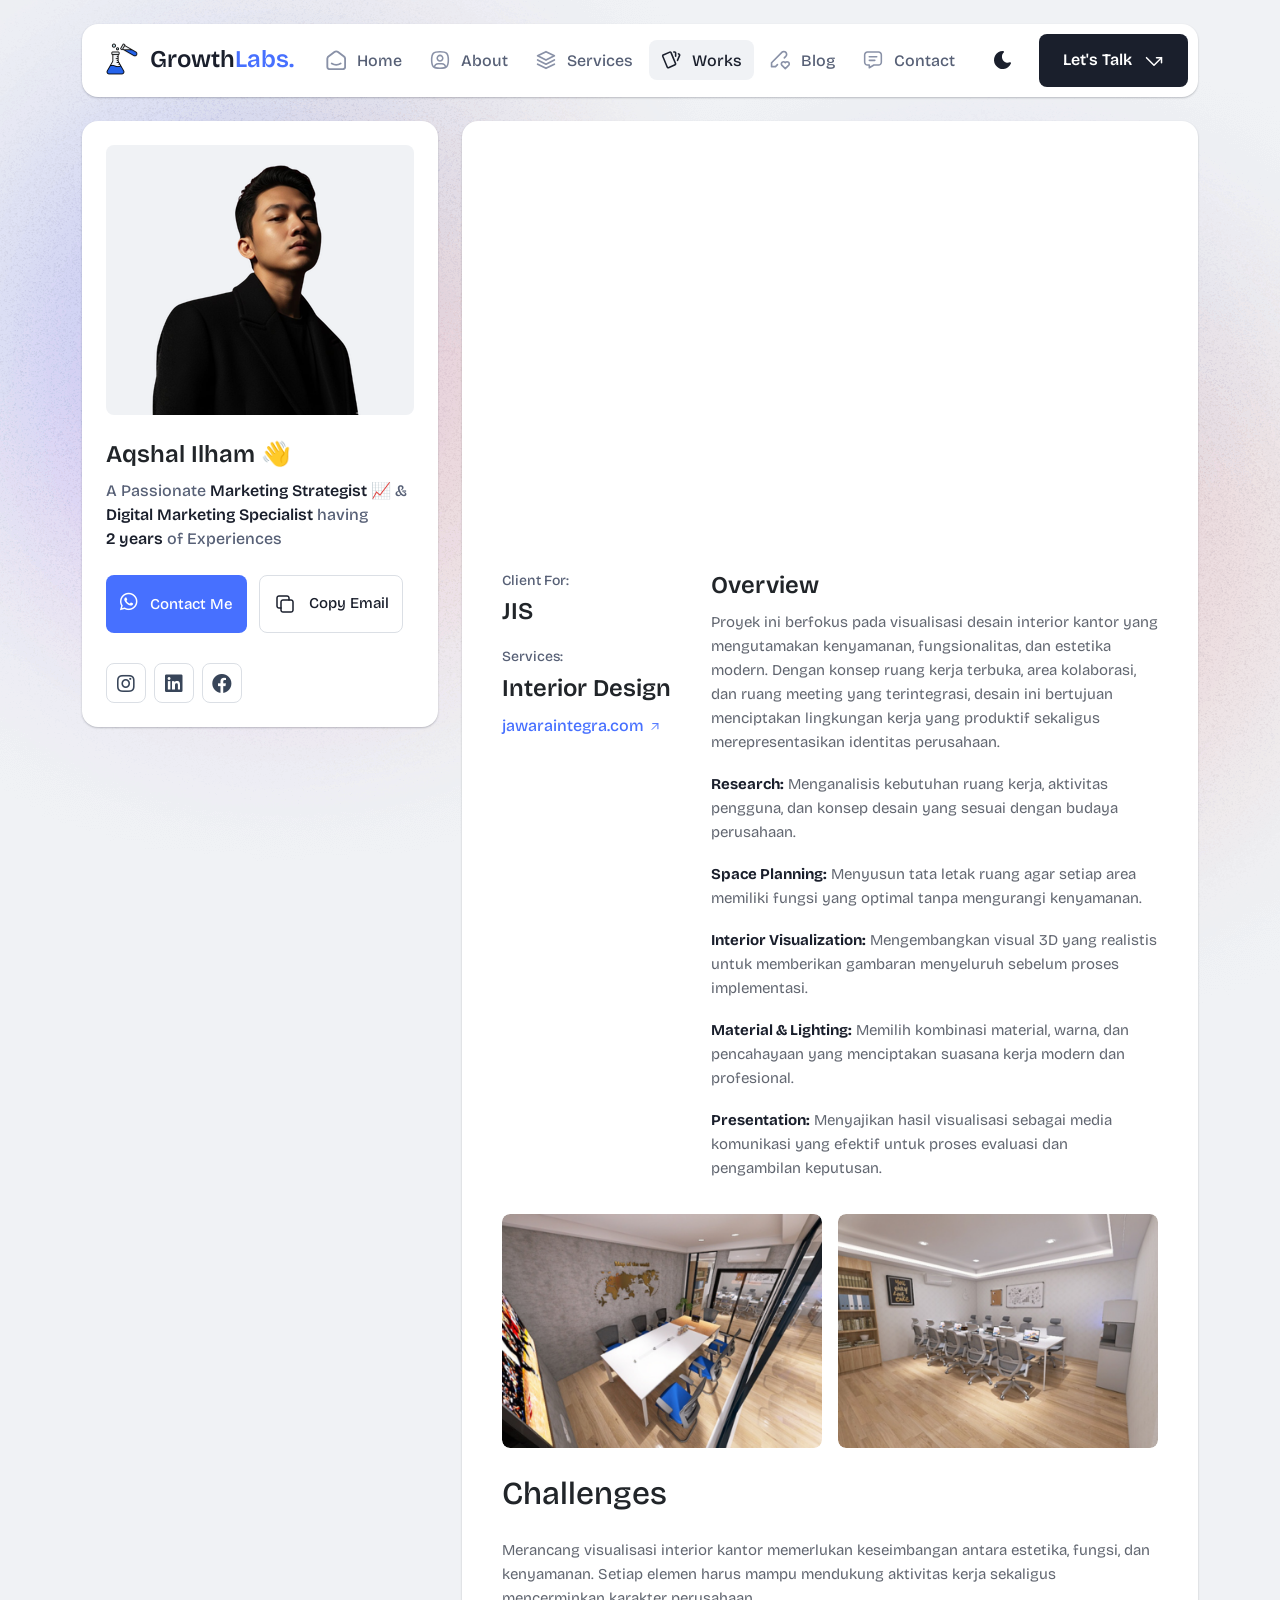
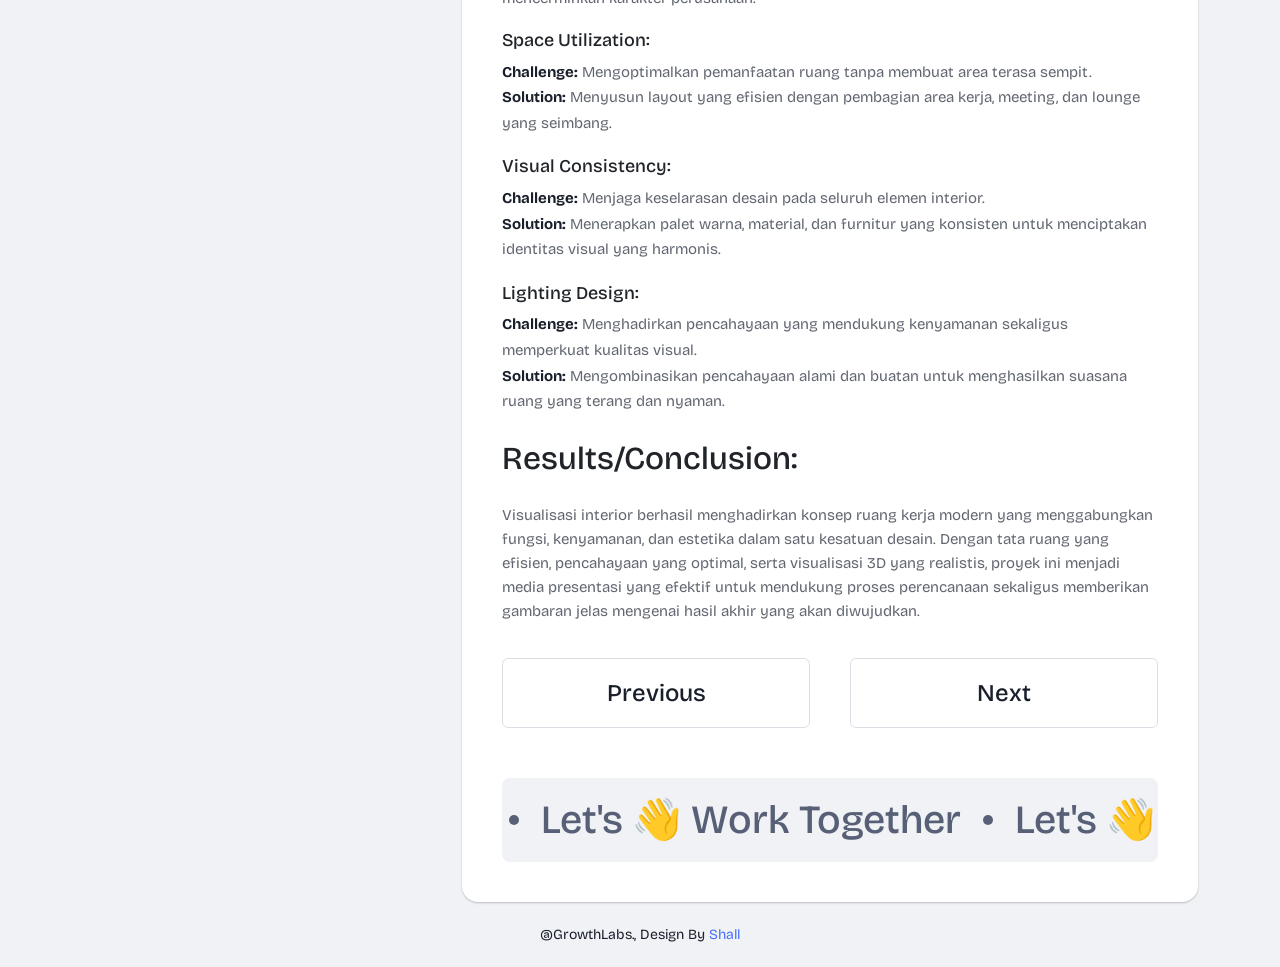
<file: portfolio-details-3.html>
<!DOCTYPE html>
<html lang="en">

<head>
  <meta charset="UTF-8">
  <meta http-equiv="X-UA-Compatible" content="IE=edge">
  <title>GrowthLabs - Personal Portfolio</title>
  <meta name="description" content="GrowthLabs - Personal Portfolio">
  <meta name="viewport" content="width=device-width, initial-scale0261">

  <link rel="shortcut icon" type="image/x-icon" href="assets/img/experiment-1.svg">
  <!-- Place favicon.ico in the root directory -->

  <!-- CSS here -->
  <link rel="stylesheet" href="assets/css/bootstrap.min.css">
  <link rel="stylesheet" href="assets/fontawsome/css/all.min.css">
  <link rel="stylesheet" href="assets/fontawsome/css/fontawesome.min.css">
  <link rel="stylesheet" href="assets/css/slick.css">
  <link rel="stylesheet" href="assets/css/magnific-popup.css">
  <link rel="stylesheet" href="assets/css/style.css">
  <link rel="stylesheet" href="assets/css/responsive.css">
</head>

<body>
  <div id="page-content">
    <!-- header part start -->
    <header class="header-area">
      <nav class="navbar">
        <div class="container">
          <div class="menu-container">
            <div class="logo">
              <a class="navbar-brand me-0" href="index.html">
                <img src="assets/img/experiment-1.svg" alt="GrowthLabs" width="32" height="32" class="logo-icon" />
                <span>Growth<span class="primary">Labs.</span></span>
              </a>
            </div>
            <div class="navbar-main d-flex flex-grow-1">
              <div class="logo inner-logo d-block d-xl-none">
                <a class="navbar-brand me-0" href="index.html">
                  <img src="assets/img/experiment-1.svg" alt="GrowthLabs" width="32" height="32" class="logo-icon" />
                  <span>Growth<span class="primary">Labs.</span></span>
                </a>
              </div>
              <ul class="navbar-info mx-auto">
                <li class="nav-item">
                  <a class="nav-link" aria-current="page" href="index.html">
                    <svg class="nav-icon" viewBox="0 0 15 15" fill="none" xmlns="http://www.w3.org/2000/svg">
                      <path
                        d="M13.475 4.92481L9.03083 1.46814C8.64082 1.16473 8.1608 1 7.66667 1C7.17254 1 6.69251 1.16473 6.3025 1.46814L1.8575 4.92481C1.59037 5.13254 1.37424 5.39858 1.22563 5.7026C1.07701 6.00662 0.99984 6.34058 1 6.67897V12.679C1 13.121 1.17559 13.5449 1.48816 13.8575C1.80072 14.17 2.22464 14.3456 2.66667 14.3456H12.6667C13.1087 14.3456 13.5326 14.17 13.8452 13.8575C14.1577 13.5449 14.3333 13.121 14.3333 12.679V6.67897C14.3333 5.99314 14.0167 5.34564 13.475 4.92481Z"
                        stroke-width="1.4" stroke-linecap="round" stroke-linejoin="round" />
                      <path d="M10.9753 10.1665C9.13359 11.2773 6.14859 11.2773 4.30859 10.1665" stroke-width="1.4"
                        stroke-linecap="round" stroke-linejoin="round" />
                    </svg>

                    <span>Home</span>
                  </a>
                </li>
                <li class="nav-item">
                  <a class="nav-link" href="about.html">
                    <svg class="nav-icon" viewBox="0 0 18 18" fill="none" xmlns="http://www.w3.org/2000/svg">
                      <path
                        d="M9 9.8335C9.66304 9.8335 10.2989 9.5701 10.7678 9.10126C11.2366 8.63242 11.5 7.99654 11.5 7.3335C11.5 6.67045 11.2366 6.03457 10.7678 5.56573C10.2989 5.09689 9.66304 4.8335 9 4.8335C8.33696 4.8335 7.70107 5.09689 7.23223 5.56573C6.76339 6.03457 6.5 6.67045 6.5 7.3335C6.5 7.99654 6.76339 8.63242 7.23223 9.10126C7.70107 9.5701 8.33696 9.8335 9 9.8335Z"
                        stroke-width="1.4" stroke-linecap="round" stroke-linejoin="round" />
                      <path
                        d="M9 1.5C15 1.5 16.5 3 16.5 9C16.5 15 15 16.5 9 16.5C3 16.5 1.5 15 1.5 9C1.5 3 3 1.5 9 1.5Z"
                        stroke-width="1.4" stroke-linecap="round" stroke-linejoin="round" />
                      <path
                        d="M4 15.7085V15.6668C4 14.7828 4.35119 13.9349 4.97631 13.3098C5.60143 12.6847 6.44928 12.3335 7.33333 12.3335H10.6667C11.5507 12.3335 12.3986 12.6847 13.0237 13.3098C13.6488 13.9349 14 14.7828 14 15.6668V15.7085"
                        stroke-width="1.4" stroke-linecap="round" stroke-linejoin="round" />
                    </svg>
                    About
                  </a>
                </li>
                <li class="nav-item">
                  <a class="nav-link" href="services.html">
                    <svg class="nav-icon" viewBox="0 0 16 16" fill="none" xmlns="http://www.w3.org/2000/svg">
                      <path d="M7.99967 1.3335L1.33301 4.66683L7.99967 8.00016L14.6663 4.66683L7.99967 1.3335Z"
                        stroke-width="1.4" stroke-linecap="round" stroke-linejoin="round" />
                      <path d="M1.33301 8L7.99967 11.3333L14.6663 8" stroke-width="1.4" stroke-linecap="round"
                        stroke-linejoin="round" />
                      <path d="M1.33301 11.3335L7.99967 14.6668L14.6663 11.3335" stroke-width="1.4"
                        stroke-linecap="round" stroke-linejoin="round" />
                    </svg>
                    Services
                  </a>
                </li>
                <li class="nav-item">
                  <a class="nav-link active" href="portfolio.html">
                    <svg class="nav-icon" viewBox="0 0 18 17" fill="none" xmlns="http://www.w3.org/2000/svg">
                      <path
                        d="M2.00326 3.99733L7.95159 1.40649C8.04974 1.36442 8.15533 1.34243 8.26212 1.34181C8.3689 1.34119 8.47473 1.36196 8.57337 1.40289C8.67201 1.44382 8.76145 1.50408 8.83642 1.58013C8.9114 1.65617 8.97039 1.74646 9.00992 1.84566L13.1133 11.764C13.1985 11.9651 13.2014 12.1917 13.1213 12.3949C13.0412 12.5982 12.8845 12.7618 12.6849 12.8507L6.73742 15.4415C6.63922 15.4837 6.53356 15.5058 6.42668 15.5065C6.3198 15.5072 6.21387 15.4864 6.11514 15.4455C6.0164 15.4046 5.92688 15.3442 5.85184 15.2681C5.7768 15.192 5.71778 15.1016 5.67826 15.0023L1.57492 5.08316C1.48963 4.88204 1.48673 4.65546 1.56684 4.45222C1.64696 4.24898 1.80367 4.08616 2.00326 3.99733Z"
                        stroke-width="1.4" stroke-linecap="round" stroke-linejoin="round" />
                      <path
                        d="M11.5 1.3335H12.3333C12.5543 1.3335 12.7663 1.42129 12.9226 1.57757C13.0789 1.73385 13.1667 1.94582 13.1667 2.16683V5.0835"
                        stroke-width="1.4" stroke-linecap="round" stroke-linejoin="round" />
                      <path
                        d="M15.6663 3C15.8863 3.09333 16.0997 3.18083 16.3063 3.2625C16.5098 3.34882 16.6706 3.51241 16.7534 3.71729C16.8362 3.92217 16.8343 4.15155 16.748 4.355L14.833 8.83334"
                        stroke-width="1.4" stroke-linecap="round" stroke-linejoin="round" />
                    </svg>
                    Works
                  </a>
                </li>
                <li class="nav-item">
                  <a class="nav-link" href="blog.html">
                    <svg class="nav-icon" viewBox="0 0 17 16" fill="none" xmlns="http://www.w3.org/2000/svg">
                      <path
                        d="M12.1663 6.16676L13.4163 4.91676C13.6352 4.69789 13.8088 4.43805 13.9273 4.15208C14.0457 3.86612 14.1067 3.55962 14.1067 3.25009C14.1067 2.94056 14.0457 2.63406 13.9273 2.3481C13.8088 2.06213 13.6352 1.80229 13.4163 1.58342C13.1975 1.36455 12.9376 1.19094 12.6517 1.07248C12.3657 0.954033 12.0592 0.893066 11.7497 0.893066C11.4401 0.893066 11.1336 0.954033 10.8477 1.07248C10.5617 1.19094 10.3019 1.36455 10.083 1.58342L1.33301 10.3334V13.6668H4.66634L6.33301 12.0001"
                        stroke-width="1.4" stroke-linecap="round" stroke-linejoin="round" />
                      <path
                        d="M13.0004 15.3335L15.7921 12.5968C15.9633 12.4307 16.0995 12.232 16.1926 12.0124C16.2857 11.7927 16.3339 11.5567 16.3343 11.3181C16.3347 11.0796 16.2873 10.8434 16.1948 10.6235C16.1024 10.4035 15.9669 10.2044 15.7963 10.0377C15.448 9.69712 14.9806 9.50602 14.4935 9.50509C14.0065 9.50415 13.5383 9.69346 13.1888 10.0327L13.0021 10.216L12.8163 10.0327C12.4681 9.69237 12.0008 9.50143 11.5139 9.50049C11.0271 9.49956 10.5591 9.68871 10.2096 10.0277C10.0383 10.1937 9.9021 10.3924 9.80891 10.612C9.71572 10.8316 9.66746 11.0677 9.667 11.3062C9.66653 11.5447 9.71386 11.781 9.80619 12.0009C9.89853 12.2209 10.034 12.4201 10.2046 12.5868L13.0004 15.3335Z"
                        stroke-width="1.4" stroke-linecap="round" stroke-linejoin="round" />
                    </svg>
                    Blog
                  </a>
                </li>
                <li class="nav-item">
                  <a class="nav-link" href="contact.html">
                    <svg class="nav-icon" viewBox="0 0 18 17" fill="none" xmlns="http://www.w3.org/2000/svg">
                      <path d="M5.66699 5.5H12.3337" stroke-width="1.4" stroke-linecap="round"
                        stroke-linejoin="round" />
                      <path d="M5.66699 8.8335H10.667" stroke-width="1.4" stroke-linecap="round"
                        stroke-linejoin="round" />
                      <path
                        d="M14 1.3335C14.663 1.3335 15.2989 1.59689 15.7678 2.06573C16.2366 2.53457 16.5 3.17045 16.5 3.8335V10.5002C16.5 11.1632 16.2366 11.7991 15.7678 12.2679C15.2989 12.7368 14.663 13.0002 14 13.0002H9.83333L5.66667 15.5002V13.0002H4C3.33696 13.0002 2.70107 12.7368 2.23223 12.2679C1.76339 11.7991 1.5 11.1632 1.5 10.5002V3.8335C1.5 3.17045 1.76339 2.53457 2.23223 2.06573C2.70107 1.59689 3.33696 1.3335 4 1.3335H14Z"
                        stroke-width="1.4" stroke-linecap="round" stroke-linejoin="round" />
                    </svg>
                    Contact
                  </a>
                </li>
              </ul>
              <div class="header-right-info d-flex align-items-center">
                <button class="theme-control-btn">
                  <span class="dark">
                    <svg width="24" height="24" viewBox="0 0 24 24" fill="none" xmlns="http://www.w3.org/2000/svg">
                      <path
                        d="M11.8005 3C10.207 3.0003 8.64356 3.44286 7.27683 4.28049C5.91011 5.11811 4.79139 6.31937 4.04002 7.75612C3.28865 9.19288 2.93281 10.8112 3.01046 12.4386C3.08811 14.0659 3.59633 15.6411 4.48091 16.9963C5.3655 18.3514 6.59326 19.4356 8.03324 20.1333C9.47322 20.8309 11.0714 21.1157 12.6573 20.9574C14.2432 20.7991 15.7573 20.2036 17.0381 19.2344C18.319 18.2652 19.3185 16.9587 19.9301 15.4542C20.2302 14.7162 19.5111 13.9746 18.7875 14.2752C17.5475 14.7888 16.1706 14.8418 14.8963 14.425C13.622 14.0082 12.5308 13.1479 11.8126 11.9937C11.0943 10.8396 10.7943 9.4645 10.9648 8.10764C11.1353 6.75077 11.7655 5.49792 12.7458 4.5669L12.8136 4.4949C13.2986 3.9279 12.913 3.0072 12.1464 3.0072H11.9122L11.8524 3.0018L11.7996 3H11.8005Z"
                        fill="#1A1F2C" />
                    </svg>
                    <small class="theme-text d-block d-xl-none">Change appearance</small>
                  </span>
                  <span class="light">
                    <svg width="24" height="24" viewBox="0 0 24 24" fill="none" xmlns="http://www.w3.org/2000/svg">
                      <path
                        d="M12 19C12.2449 19 12.4813 19.09 12.6644 19.2527C12.8474 19.4155 12.9643 19.6397 12.993 19.883L13 20V21C12.9997 21.2549 12.9021 21.5 12.7272 21.6854C12.5522 21.8707 12.313 21.9822 12.0586 21.9972C11.8042 22.0121 11.5536 21.9293 11.3582 21.7657C11.1627 21.6021 11.0371 21.3701 11.007 21.117L11 21V20C11 19.7348 11.1054 19.4804 11.2929 19.2929C11.4804 19.1054 11.7348 19 12 19Z"
                        fill="#FD7E41" />
                      <path
                        d="M18.3127 16.9099L18.4067 16.9929L19.1067 17.6929C19.2861 17.8729 19.3902 18.1144 19.398 18.3683C19.4057 18.6223 19.3165 18.8697 19.1485 19.0602C18.9804 19.2508 18.7462 19.3702 18.4933 19.3943C18.2403 19.4184 17.9877 19.3454 17.7867 19.1899L17.6927 19.1069L16.9927 18.4069C16.8202 18.2347 16.7165 18.0053 16.7012 17.7619C16.6859 17.5186 16.76 17.278 16.9097 17.0855C17.0593 16.893 17.2741 16.7618 17.5137 16.7166C17.7533 16.6713 18.0012 16.7152 18.2107 16.8399L18.3127 16.9099Z"
                        fill="#FD7E41" />
                      <path
                        d="M7.00747 16.993C7.17965 17.1652 7.28308 17.3943 7.29836 17.6373C7.31364 17.8803 7.23972 18.1206 7.09047 18.313L7.00747 18.407L6.30747 19.107C6.12751 19.2863 5.88604 19.3905 5.63209 19.3982C5.37814 19.406 5.13076 19.3168 4.94019 19.1487C4.74963 18.9807 4.63017 18.7464 4.60607 18.4935C4.58198 18.2406 4.65506 17.988 4.81047 17.787L4.89347 17.693L5.59347 16.993C5.781 16.8055 6.03531 16.7002 6.30047 16.7002C6.56563 16.7002 6.81994 16.8055 7.00747 16.993Z"
                        fill="#FD7E41" />
                      <path
                        d="M3.99987 11C4.25475 11.0003 4.4999 11.0979 4.68524 11.2728C4.87057 11.4478 4.9821 11.687 4.99704 11.9414C5.01198 12.1958 4.92919 12.4464 4.7656 12.6418C4.60201 12.8373 4.36996 12.9629 4.11687 12.993L3.99987 13H2.99987C2.74499 12.9997 2.49984 12.9021 2.3145 12.7272C2.12916 12.5522 2.01763 12.313 2.0027 12.0586C1.98776 11.8042 2.07054 11.5536 2.23413 11.3582C2.39772 11.1627 2.62977 11.0371 2.88287 11.007L2.99987 11H3.99987Z"
                        fill="#FD7E41" />
                      <path
                        d="M20.9999 11C21.2547 11.0003 21.4999 11.0979 21.6852 11.2728C21.8706 11.4478 21.9821 11.687 21.997 11.9414C22.012 12.1958 21.9292 12.4464 21.7656 12.6418C21.602 12.8373 21.37 12.9629 21.1169 12.993L20.9999 13H19.9999C19.745 12.9997 19.4998 12.9021 19.3145 12.7272C19.1292 12.5522 19.0176 12.313 19.0027 12.0586C18.9878 11.8042 19.0705 11.5536 19.2341 11.3582C19.3977 11.1627 19.6298 11.0371 19.8829 11.007L19.9999 11H20.9999Z"
                        fill="#FD7E41" />
                      <path
                        d="M6.21264 4.80985L6.30664 4.89285L7.00664 5.59285C7.18599 5.77281 7.29011 6.01429 7.29787 6.26824C7.30562 6.52219 7.21642 6.76957 7.04839 6.96013C6.88036 7.1507 6.64609 7.27016 6.39316 7.29425C6.14024 7.31834 5.88763 7.24526 5.68664 7.08985L5.59264 7.00685L4.89264 6.30685C4.72073 6.13453 4.61757 5.90543 4.6025 5.66248C4.58744 5.41954 4.6615 5.17945 4.8108 4.98721C4.9601 4.79497 5.1744 4.66378 5.41351 4.61824C5.65262 4.57271 5.90013 4.61594 6.10964 4.73985L6.21264 4.80985Z"
                        fill="#FD7E41" />
                      <path
                        d="M19.1071 4.89288C19.2793 5.06508 19.3827 5.29418 19.398 5.5372C19.4132 5.78023 19.3393 6.02048 19.1901 6.21288L19.1071 6.30688L18.4071 7.00688C18.2271 7.18623 17.9856 7.29036 17.7317 7.29811C17.4777 7.30587 17.2304 7.21667 17.0398 7.04864C16.8492 6.8806 16.7298 6.64633 16.7057 6.39341C16.6816 6.14049 16.7547 5.88788 16.9101 5.68688L16.9931 5.59288L17.6931 4.89288C17.8806 4.70541 18.1349 4.6001 18.4001 4.6001C18.6652 4.6001 18.9196 4.70541 19.1071 4.89288Z"
                        fill="#FD7E41" />
                      <path
                        d="M12 2C12.2449 2.00003 12.4813 2.08996 12.6644 2.25272C12.8474 2.41547 12.9643 2.63975 12.993 2.883L13 3V4C12.9997 4.25488 12.9021 4.50003 12.7272 4.68537C12.5522 4.8707 12.313 4.98223 12.0586 4.99717C11.8042 5.01211 11.5536 4.92933 11.3582 4.76573C11.1627 4.60214 11.0371 4.3701 11.007 4.117L11 4V3C11 2.73478 11.1054 2.48043 11.2929 2.29289C11.4804 2.10536 11.7348 2 12 2Z"
                        fill="#FD7E41" />
                      <path
                        d="M12 7C12.9797 6.99994 13.9378 7.28769 14.7553 7.8275C15.5729 8.36731 16.2138 9.1354 16.5986 10.0364C16.9833 10.9373 17.0949 11.9315 16.9195 12.8953C16.7441 13.8592 16.2893 14.7502 15.6118 15.4579C14.9343 16.1655 14.0638 16.6585 13.1085 16.8756C12.1532 17.0928 11.1552 17.0245 10.2383 16.6793C9.3215 16.334 8.52629 15.7271 7.95146 14.9338C7.37663 14.1405 7.04752 13.1958 7.005 12.217L7 12L7.005 11.783C7.06092 10.4958 7.61161 9.27978 8.54222 8.38866C9.47284 7.49754 10.7115 7.00007 12 7Z"
                        fill="#FD7E41" />
                    </svg>
                    <small class="theme-text d-block d-xl-none">Change appearance</small>
                  </span>
                </button>
                <a href="contact.html" class="lets-talk-btn">
                  Let's Talk
                  <svg class="icon" width="20" height="20" viewBox="0 0 20 20" fill="none"
                    xmlns="http://www.w3.org/2000/svg">
                    <path d="M17.5 11.6665V6.6665H12.5" stroke="white" stroke-width="1.5" stroke-linecap="round"
                      stroke-linejoin="round" />
                    <path d="M17.5 6.6665L10 14.1665L2.5 6.6665" stroke="white" stroke-width="1.5"
                      stroke-linecap="round" stroke-linejoin="round" />
                  </svg>
                </a>
              </div>
            </div>
            <div class="mobile-menu-overlay d-block d-lg-none"></div>
            <div class="mobile-menu-control-bar d-block d-xl-none">
              <button class="mobile-menu-control-bar">
                <i class="fas fa-bars"></i>
              </button>
            </div>
          </div>
        </div>
      </nav>
    </header>
    <!-- header part end -->

    <!-- main area part start -->
    <main>

      <section class="content-box-area mt-4">
        <div class="container">
          <div class="row g-4">
            <div class="col-xl-4">
              <div class="card profile-card">
                <div class="card-body">
                  <div class="image text-center">
                    <img src="assets/img/images/profile.png" alt="profile">
                  </div>
                  <div class="text">
                    <h3 class="card-title">Aqshal Ilham 👋</h3>
                    <p>A Passionate <span>Marketing Strategist</span> 📈 & <span>Digital Marketing Specialist</span> having
                      <span>2
                        years</span> of Experiences</p>
                    <div class="common-button-groups">
                      <a class="btn btn-text" href="https://wa.me/6285731667037" target="_blank">
                        <i class="fab fa-whatsapp" style="font-size: 20px; margin-right: 8px;"></i>
                        Contact Me
                      </a>
                      <button class="btn btn-copy" data-clipboard-text="hi.aqshal@gmail.com">
                        <svg class="icon" width="24" height="24" viewBox="0 0 24 24" fill="none"
                          xmlns="http://www.w3.org/2000/svg">
                          <path
                            d="M8 10C8 9.46957 8.21071 8.96086 8.58579 8.58579C8.96086 8.21071 9.46957 8 10 8H18C18.5304 8 19.0391 8.21071 19.4142 8.58579C19.7893 8.96086 20 9.46957 20 10V18C20 18.5304 19.7893 19.0391 19.4142 19.4142C19.0391 19.7893 18.5304 20 18 20H10C9.46957 20 8.96086 19.7893 8.58579 19.4142C8.21071 19.0391 8 18.5304 8 18V10Z"
                            stroke-width="1.5" stroke-linecap="round" stroke-linejoin="round" />
                          <path
                            d="M16 8V6C16 5.46957 15.7893 4.96086 15.4142 4.58579C15.0391 4.21071 14.5304 4 14 4H6C5.46957 4 4.96086 4.21071 4.58579 4.58579C4.21071 4.96086 4 5.46957 4 6V14C4 14.5304 4.21071 15.0391 4.58579 15.4142C4.96086 15.7893 5.46957 16 6 16H8"
                            stroke-width="1.5" stroke-linecap="round" stroke-linejoin="round" />
                        </svg>
                        Copy Email
                      </button>
                    </div>
                    <div class="social-media-icon">
                      <ul class="list-unstyled">
                        <li><a href="https://www.instagram.com/aqshal.if?igsh=MXhjdWF3YW5qeHcxaQ=="><i class="fab fa-instagram"></i></a></li>
                        <li><a href="https://www.linkedin.com/in/aqshal-ilham/"><i class="fab fa-linkedin"></i></a></li>
                        <li><a href="https://www.facebook.com/aqshal.ilham.984/"><i class="fab fa-facebook"></i></a></li>
                      </ul>
                    </div>
                  </div>
                </div>
              </div>
            </div>
            <div class="col-xl-8">
              <div class="card content-box-card">
                <div class="card-body portfolio-card">
                  <div class="portfolio-details-area">
                    <div class="main-video">
                      <div class="main-video">
                       <div style="position:relative; padding-bottom:56.25%; height:0; overflow:hidden;">
                         <iframe 
                           src="https://www.youtube.com/embed/0NAdlJxwMtI" 
                           style="position:absolute; top:0; left:0; width:100%; height:100%; border:0;"
                           allow="accelerometer; autoplay; clipboard-write; encrypted-media; gyroscope; picture-in-picture; web-share"
                           allowfullscreen>
                         </iframe>
                        </div>
                     </div>
                    </div>
                    <div class="portfolio-details-text">
                      <div class="short-info">
                        <div class="info-item">
                          <p class="subtitle">Client For:</p>
                          <h4 class="card-title">JIS</h4>
                        </div>
                        <div class="info-item">
                          <p class="subtitle">Services:</p>
                          <h4 class="card-title">Interior Design</h4>
                          <a href="https://jawaraintegra.com/" class="website" target="_blank">
                            jawaraintegra.com
                            <svg class="arrow-up" width="14" height="15" viewBox="0 0 14 15" fill="none"
                              xmlns="http://www.w3.org/2000/svg">
                              <path d="M9.91634 4.5835L4.08301 10.4168" stroke-linecap="round" stroke-linejoin="round">
                              </path>
                              <path d="M4.66699 4.5835H9.91699V9.8335" stroke-linecap="round" stroke-linejoin="round">
                              </path>
                            </svg>
                          </a>
                        </div>
                      </div>
                      <div class="overview">
                        <h4 class="card-title">Overview</h4>
                        <p>Proyek ini berfokus pada visualisasi desain interior kantor yang mengutamakan kenyamanan, fungsionalitas, dan estetika modern. Dengan konsep ruang kerja terbuka, area kolaborasi, dan ruang meeting yang terintegrasi, desain ini bertujuan menciptakan lingkungan kerja yang produktif sekaligus merepresentasikan identitas perusahaan.</p>
                        <p>
                          <b>Research:</b> Menganalisis kebutuhan ruang kerja, aktivitas pengguna, dan konsep desain yang sesuai dengan budaya perusahaan.
                        </p>
                        <p><b>Space Planning:</b> Menyusun tata letak ruang agar setiap area memiliki fungsi yang optimal tanpa mengurangi kenyamanan.</p>
                        <p> <b>Interior Visualization:</b> Mengembangkan visual 3D yang realistis untuk memberikan gambaran menyeluruh sebelum proses implementasi.</p>
                        <p> <b>Material & Lighting:</b> Memilih kombinasi material, warna, dan pencahayaan yang menciptakan suasana kerja modern dan profesional.</p>
                        <p> <b>Presentation:</b> Menyajikan hasil visualisasi sebagai media komunikasi yang efektif untuk proses evaluasi dan pengambilan keputusan.</p>
                      </div>
                    </div>
                    <div class="inner-images">
                      <div class="row g-3">
                        <div class="col-md-6">
                          <div class="image-item">
                            <img src="assets/img/projects/project-details-6.png" alt="project-details-6"
                              class="img-fluid w-100">
                          </div>
                        </div>
                        <div class="col-md-6">
                          <div class="image-item">
                            <img src="assets/img/projects/project-details-7.png" alt="project-details-7"
                              class="img-fluid w-100">
                          </div>
                        </div>
                      </div>
                    </div>
                    <div class="more-info-block">
                      <h3 class="more-info-title">Challenges</h3>
                      <p>Merancang visualisasi interior kantor memerlukan keseimbangan antara estetika, fungsi, dan kenyamanan. Setiap elemen harus mampu mendukung aktivitas kerja sekaligus mencerminkan karakter perusahaan.</p>
                      <h5 class="more-info-subtitle">Space Utilization:</h5>
                      <ul class="list-unstyled">
                        <li>
                          <b>Challenge:</b> Mengoptimalkan pemanfaatan ruang tanpa membuat area terasa sempit.
                        </li>
                        <li>
                          <b>Solution:</b> Menyusun layout yang efisien dengan pembagian area kerja, meeting, dan lounge yang seimbang.
                        </li>
                      </ul>
                      <h5 class="more-info-subtitle">Visual Consistency:
                      </h5>
                      <ul class="list-unstyled">
                        <li>
                          <b>Challenge:</b> Menjaga keselarasan desain pada seluruh elemen interior.
                        </li>
                        <li>
                          <b>Solution:</b> Menerapkan palet warna, material, dan furnitur yang konsisten untuk menciptakan identitas visual yang harmonis.
                        </li>
                      </ul>

                      <h5 class="more-info-subtitle">Lighting Design:
                      </h5>
                      <ul class="list-unstyled">
                        <li>
                          <b>Challenge:</b> Menghadirkan pencahayaan yang mendukung kenyamanan sekaligus memperkuat kualitas visual.
                        </li>
                        <li>
                          <b> Solution:</b>
                          Mengombinasikan pencahayaan alami dan buatan untuk menghasilkan suasana ruang yang terang dan nyaman.
                        </li>
                      </ul>
                      <h3 class="more-info-title">Results/Conclusion:</h3>
                      <p>Visualisasi interior berhasil menghadirkan konsep ruang kerja modern yang menggabungkan fungsi, kenyamanan, dan estetika dalam satu kesatuan desain. Dengan tata ruang yang efisien, pencahayaan yang optimal, serta visualisasi 3D yang realistis, proyek ini menjadi media presentasi yang efektif untuk mendukung proses perencanaan sekaligus memberikan gambaran jelas mengenai hasil akhir yang akan diwujudkan.
                      </p>
                    </div>
                    <div class="prev-and-next-btn">
                      <button class="btn btn-prev">Previous</button>
                      <button class="btn btn-next">Next</button>
                    </div>
                  </div>

                  <div class="work-together-slider">
                    <div class="slider-main d-flex gap-4 align-items-center">
                      <div class="slider-item">
                        <a href="contact.html">Let's 👋 Work Together</a>
                        <a href="contact.html">Let's 👋 Work Together</a>
                      </div>
                      <div class="slider-item">
                        <a href="contact.html">Let's 👋 Work Together</a>
                        <a href="contact.html">Let's 👋 Work Together</a>
                      </div>
                    </div>
                  </div>
                </div>
              </div>
            </div>
          </div>
        </div>
      </section>

      <!-- background shape area start -->
      <div class="background-shapes">
        <div class="shape-1 common-shape">
          <img src="assets/img/bg/banner-shape-1.png" alt="banner-shape-1">
        </div>
        <div class="shape-2 common-shape">
          <img src="assets/img/bg/banner-shape-1.png" alt="banner-shape-1">
        </div>
        <div class="threed-shape-1 move-with-cursor" data-value="1">
          <img src="assets/img/bg/object-3d-1.png" alt="object-3d-1">
        </div>
        <div class="threed-shape-2 move-with-cursor" data-value="1">
          <img src="assets/img/bg/object-3d-2.png" alt="object-3d-2">
        </div>
      </div>
      <!-- background shape area end -->
    </main>
    <!-- main area part end -->

    <!-- footer part start -->
    <footer class="footer-area">
      <div class="container">
        <div class="text text-center">
          <p>@GrowthLabs., Design By <a href="#">Shall</a></p>
        </div>
      </div>
    </footer>
    <!-- footer part end -->
  </div>

  <!-- JS here -->
  <script src="assets/js/vendor/jquery-3.6.0.min.js"></script>
  <script src="assets/js/bootstrap.bundle.min.js"></script>
  <script src="assets/js/jquery.magnific-popup.min.js"></script>
  <script src="assets/js/ajax-form.js"></script>
  <script src="assets/js/clipboard.min.js"></script>
  <script src="assets/js/slick.min.js"></script>
  <script src="assets/js/script.js"></script>
</body>


</html>
</file>
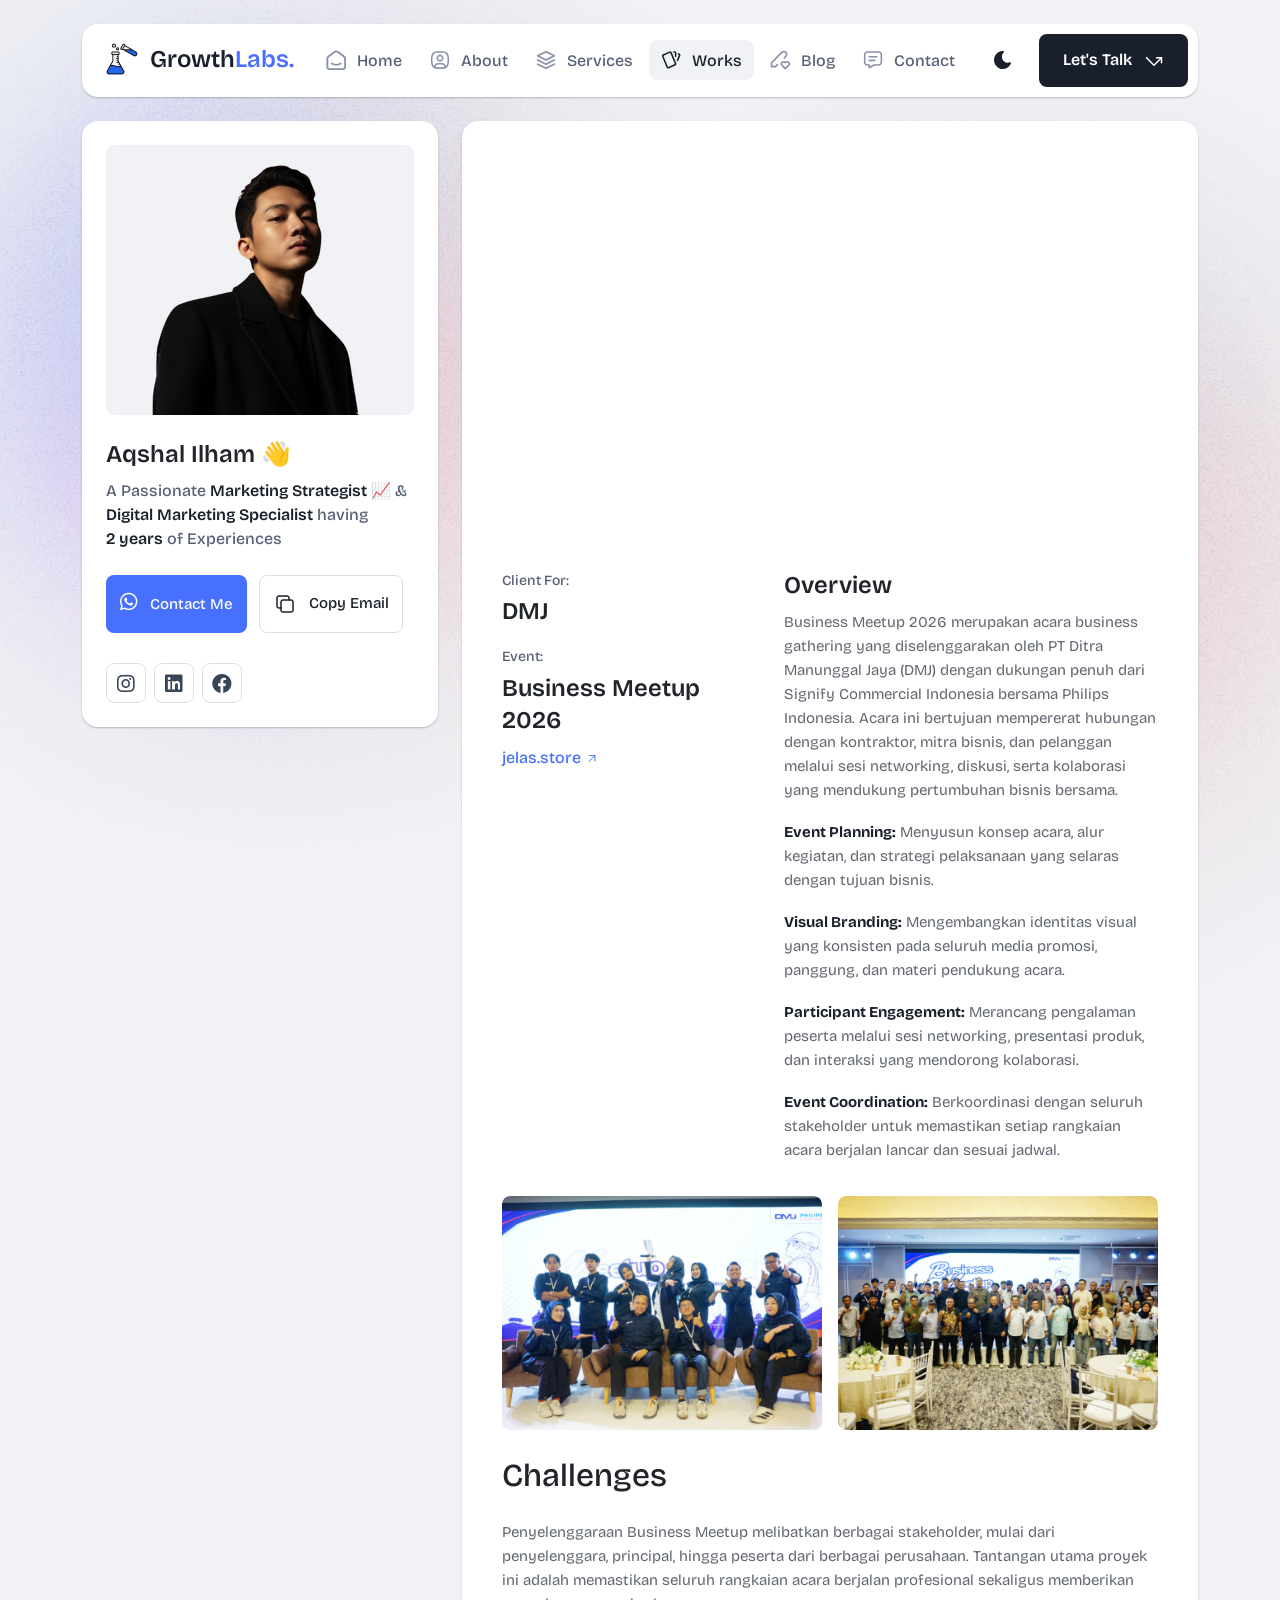
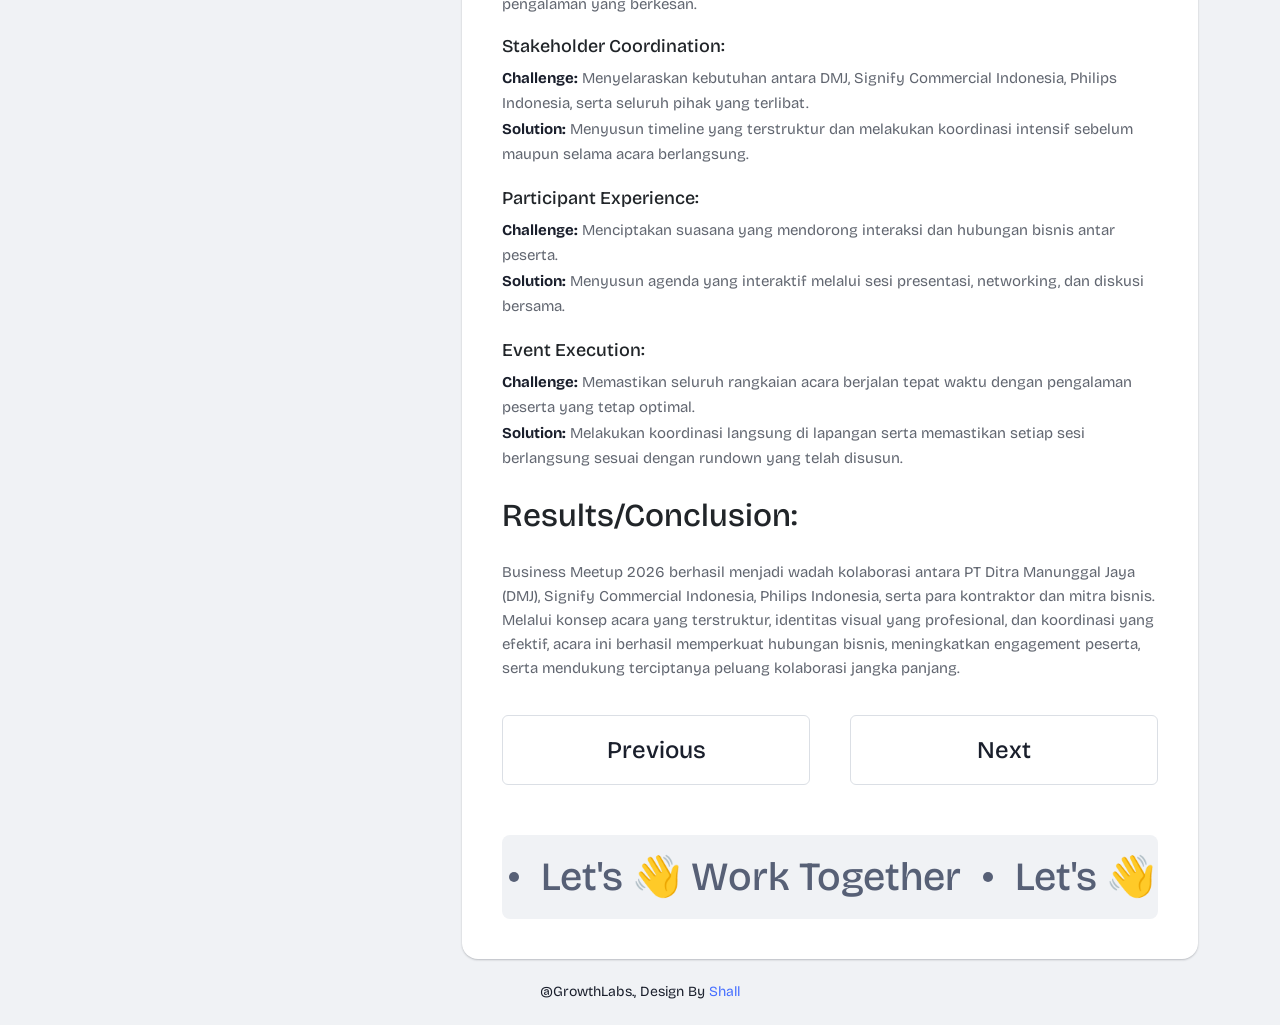
<file: portfolio-details-4.html>
<!DOCTYPE html>
<html lang="en">

<head>
  <meta charset="UTF-8">
  <meta http-equiv="X-UA-Compatible" content="IE=edge">
  <title>GrowthLabs - Personal Portfolio</title>
  <meta name="description" content="GrowthLabs - Personal Portfolio">
  <meta name="viewport" content="width=device-width, initial-scale0261">

  <link rel="shortcut icon" type="image/x-icon" href="assets/img/experiment-1.svg">
  <!-- Place favicon.ico in the root directory -->

  <!-- CSS here -->
  <link rel="stylesheet" href="assets/css/bootstrap.min.css">
  <link rel="stylesheet" href="assets/fontawsome/css/all.min.css">
  <link rel="stylesheet" href="assets/fontawsome/css/fontawesome.min.css">
  <link rel="stylesheet" href="assets/css/slick.css">
  <link rel="stylesheet" href="assets/css/magnific-popup.css">
  <link rel="stylesheet" href="assets/css/style.css">
  <link rel="stylesheet" href="assets/css/responsive.css">
</head>

<body>
  <div id="page-content">
    <!-- header part start -->
    <header class="header-area">
      <nav class="navbar">
        <div class="container">
          <div class="menu-container">
            <div class="logo">
              <a class="navbar-brand me-0" href="index.html">
                <img src="assets/img/experiment-1.svg" alt="GrowthLabs" width="32" height="32" class="logo-icon" />
                <span>Growth<span class="primary">Labs.</span></span>
              </a>
            </div>
            <div class="navbar-main d-flex flex-grow-1">
              <div class="logo inner-logo d-block d-xl-none">
                <a class="navbar-brand me-0" href="index.html">
                  <img src="assets/img/experiment-1.svg" alt="GrowthLabs" width="32" height="32" class="logo-icon" />
                  <span>Growth<span class="primary">Labs.</span></span>
                </a>
              </div>
              <ul class="navbar-info mx-auto">
                <li class="nav-item">
                  <a class="nav-link" aria-current="page" href="index.html">
                    <svg class="nav-icon" viewBox="0 0 15 15" fill="none" xmlns="http://www.w3.org/2000/svg">
                      <path
                        d="M13.475 4.92481L9.03083 1.46814C8.64082 1.16473 8.1608 1 7.66667 1C7.17254 1 6.69251 1.16473 6.3025 1.46814L1.8575 4.92481C1.59037 5.13254 1.37424 5.39858 1.22563 5.7026C1.07701 6.00662 0.99984 6.34058 1 6.67897V12.679C1 13.121 1.17559 13.5449 1.48816 13.8575C1.80072 14.17 2.22464 14.3456 2.66667 14.3456H12.6667C13.1087 14.3456 13.5326 14.17 13.8452 13.8575C14.1577 13.5449 14.3333 13.121 14.3333 12.679V6.67897C14.3333 5.99314 14.0167 5.34564 13.475 4.92481Z"
                        stroke-width="1.4" stroke-linecap="round" stroke-linejoin="round" />
                      <path d="M10.9753 10.1665C9.13359 11.2773 6.14859 11.2773 4.30859 10.1665" stroke-width="1.4"
                        stroke-linecap="round" stroke-linejoin="round" />
                    </svg>

                    <span>Home</span>
                  </a>
                </li>
                <li class="nav-item">
                  <a class="nav-link" href="about.html">
                    <svg class="nav-icon" viewBox="0 0 18 18" fill="none" xmlns="http://www.w3.org/2000/svg">
                      <path
                        d="M9 9.8335C9.66304 9.8335 10.2989 9.5701 10.7678 9.10126C11.2366 8.63242 11.5 7.99654 11.5 7.3335C11.5 6.67045 11.2366 6.03457 10.7678 5.56573C10.2989 5.09689 9.66304 4.8335 9 4.8335C8.33696 4.8335 7.70107 5.09689 7.23223 5.56573C6.76339 6.03457 6.5 6.67045 6.5 7.3335C6.5 7.99654 6.76339 8.63242 7.23223 9.10126C7.70107 9.5701 8.33696 9.8335 9 9.8335Z"
                        stroke-width="1.4" stroke-linecap="round" stroke-linejoin="round" />
                      <path
                        d="M9 1.5C15 1.5 16.5 3 16.5 9C16.5 15 15 16.5 9 16.5C3 16.5 1.5 15 1.5 9C1.5 3 3 1.5 9 1.5Z"
                        stroke-width="1.4" stroke-linecap="round" stroke-linejoin="round" />
                      <path
                        d="M4 15.7085V15.6668C4 14.7828 4.35119 13.9349 4.97631 13.3098C5.60143 12.6847 6.44928 12.3335 7.33333 12.3335H10.6667C11.5507 12.3335 12.3986 12.6847 13.0237 13.3098C13.6488 13.9349 14 14.7828 14 15.6668V15.7085"
                        stroke-width="1.4" stroke-linecap="round" stroke-linejoin="round" />
                    </svg>
                    About
                  </a>
                </li>
                <li class="nav-item">
                  <a class="nav-link" href="services.html">
                    <svg class="nav-icon" viewBox="0 0 16 16" fill="none" xmlns="http://www.w3.org/2000/svg">
                      <path d="M7.99967 1.3335L1.33301 4.66683L7.99967 8.00016L14.6663 4.66683L7.99967 1.3335Z"
                        stroke-width="1.4" stroke-linecap="round" stroke-linejoin="round" />
                      <path d="M1.33301 8L7.99967 11.3333L14.6663 8" stroke-width="1.4" stroke-linecap="round"
                        stroke-linejoin="round" />
                      <path d="M1.33301 11.3335L7.99967 14.6668L14.6663 11.3335" stroke-width="1.4"
                        stroke-linecap="round" stroke-linejoin="round" />
                    </svg>
                    Services
                  </a>
                </li>
                <li class="nav-item">
                  <a class="nav-link active" href="portfolio.html">
                    <svg class="nav-icon" viewBox="0 0 18 17" fill="none" xmlns="http://www.w3.org/2000/svg">
                      <path
                        d="M2.00326 3.99733L7.95159 1.40649C8.04974 1.36442 8.15533 1.34243 8.26212 1.34181C8.3689 1.34119 8.47473 1.36196 8.57337 1.40289C8.67201 1.44382 8.76145 1.50408 8.83642 1.58013C8.9114 1.65617 8.97039 1.74646 9.00992 1.84566L13.1133 11.764C13.1985 11.9651 13.2014 12.1917 13.1213 12.3949C13.0412 12.5982 12.8845 12.7618 12.6849 12.8507L6.73742 15.4415C6.63922 15.4837 6.53356 15.5058 6.42668 15.5065C6.3198 15.5072 6.21387 15.4864 6.11514 15.4455C6.0164 15.4046 5.92688 15.3442 5.85184 15.2681C5.7768 15.192 5.71778 15.1016 5.67826 15.0023L1.57492 5.08316C1.48963 4.88204 1.48673 4.65546 1.56684 4.45222C1.64696 4.24898 1.80367 4.08616 2.00326 3.99733Z"
                        stroke-width="1.4" stroke-linecap="round" stroke-linejoin="round" />
                      <path
                        d="M11.5 1.3335H12.3333C12.5543 1.3335 12.7663 1.42129 12.9226 1.57757C13.0789 1.73385 13.1667 1.94582 13.1667 2.16683V5.0835"
                        stroke-width="1.4" stroke-linecap="round" stroke-linejoin="round" />
                      <path
                        d="M15.6663 3C15.8863 3.09333 16.0997 3.18083 16.3063 3.2625C16.5098 3.34882 16.6706 3.51241 16.7534 3.71729C16.8362 3.92217 16.8343 4.15155 16.748 4.355L14.833 8.83334"
                        stroke-width="1.4" stroke-linecap="round" stroke-linejoin="round" />
                    </svg>
                    Works
                  </a>
                </li>
                <li class="nav-item">
                  <a class="nav-link" href="blog.html">
                    <svg class="nav-icon" viewBox="0 0 17 16" fill="none" xmlns="http://www.w3.org/2000/svg">
                      <path
                        d="M12.1663 6.16676L13.4163 4.91676C13.6352 4.69789 13.8088 4.43805 13.9273 4.15208C14.0457 3.86612 14.1067 3.55962 14.1067 3.25009C14.1067 2.94056 14.0457 2.63406 13.9273 2.3481C13.8088 2.06213 13.6352 1.80229 13.4163 1.58342C13.1975 1.36455 12.9376 1.19094 12.6517 1.07248C12.3657 0.954033 12.0592 0.893066 11.7497 0.893066C11.4401 0.893066 11.1336 0.954033 10.8477 1.07248C10.5617 1.19094 10.3019 1.36455 10.083 1.58342L1.33301 10.3334V13.6668H4.66634L6.33301 12.0001"
                        stroke-width="1.4" stroke-linecap="round" stroke-linejoin="round" />
                      <path
                        d="M13.0004 15.3335L15.7921 12.5968C15.9633 12.4307 16.0995 12.232 16.1926 12.0124C16.2857 11.7927 16.3339 11.5567 16.3343 11.3181C16.3347 11.0796 16.2873 10.8434 16.1948 10.6235C16.1024 10.4035 15.9669 10.2044 15.7963 10.0377C15.448 9.69712 14.9806 9.50602 14.4935 9.50509C14.0065 9.50415 13.5383 9.69346 13.1888 10.0327L13.0021 10.216L12.8163 10.0327C12.4681 9.69237 12.0008 9.50143 11.5139 9.50049C11.0271 9.49956 10.5591 9.68871 10.2096 10.0277C10.0383 10.1937 9.9021 10.3924 9.80891 10.612C9.71572 10.8316 9.66746 11.0677 9.667 11.3062C9.66653 11.5447 9.71386 11.781 9.80619 12.0009C9.89853 12.2209 10.034 12.4201 10.2046 12.5868L13.0004 15.3335Z"
                        stroke-width="1.4" stroke-linecap="round" stroke-linejoin="round" />
                    </svg>
                    Blog
                  </a>
                </li>
                <li class="nav-item">
                  <a class="nav-link" href="contact.html">
                    <svg class="nav-icon" viewBox="0 0 18 17" fill="none" xmlns="http://www.w3.org/2000/svg">
                      <path d="M5.66699 5.5H12.3337" stroke-width="1.4" stroke-linecap="round"
                        stroke-linejoin="round" />
                      <path d="M5.66699 8.8335H10.667" stroke-width="1.4" stroke-linecap="round"
                        stroke-linejoin="round" />
                      <path
                        d="M14 1.3335C14.663 1.3335 15.2989 1.59689 15.7678 2.06573C16.2366 2.53457 16.5 3.17045 16.5 3.8335V10.5002C16.5 11.1632 16.2366 11.7991 15.7678 12.2679C15.2989 12.7368 14.663 13.0002 14 13.0002H9.83333L5.66667 15.5002V13.0002H4C3.33696 13.0002 2.70107 12.7368 2.23223 12.2679C1.76339 11.7991 1.5 11.1632 1.5 10.5002V3.8335C1.5 3.17045 1.76339 2.53457 2.23223 2.06573C2.70107 1.59689 3.33696 1.3335 4 1.3335H14Z"
                        stroke-width="1.4" stroke-linecap="round" stroke-linejoin="round" />
                    </svg>
                    Contact
                  </a>
                </li>
              </ul>
              <div class="header-right-info d-flex align-items-center">
                <button class="theme-control-btn">
                  <span class="dark">
                    <svg width="24" height="24" viewBox="0 0 24 24" fill="none" xmlns="http://www.w3.org/2000/svg">
                      <path
                        d="M11.8005 3C10.207 3.0003 8.64356 3.44286 7.27683 4.28049C5.91011 5.11811 4.79139 6.31937 4.04002 7.75612C3.28865 9.19288 2.93281 10.8112 3.01046 12.4386C3.08811 14.0659 3.59633 15.6411 4.48091 16.9963C5.3655 18.3514 6.59326 19.4356 8.03324 20.1333C9.47322 20.8309 11.0714 21.1157 12.6573 20.9574C14.2432 20.7991 15.7573 20.2036 17.0381 19.2344C18.319 18.2652 19.3185 16.9587 19.9301 15.4542C20.2302 14.7162 19.5111 13.9746 18.7875 14.2752C17.5475 14.7888 16.1706 14.8418 14.8963 14.425C13.622 14.0082 12.5308 13.1479 11.8126 11.9937C11.0943 10.8396 10.7943 9.4645 10.9648 8.10764C11.1353 6.75077 11.7655 5.49792 12.7458 4.5669L12.8136 4.4949C13.2986 3.9279 12.913 3.0072 12.1464 3.0072H11.9122L11.8524 3.0018L11.7996 3H11.8005Z"
                        fill="#1A1F2C" />
                    </svg>
                    <small class="theme-text d-block d-xl-none">Change appearance</small>
                  </span>
                  <span class="light">
                    <svg width="24" height="24" viewBox="0 0 24 24" fill="none" xmlns="http://www.w3.org/2000/svg">
                      <path
                        d="M12 19C12.2449 19 12.4813 19.09 12.6644 19.2527C12.8474 19.4155 12.9643 19.6397 12.993 19.883L13 20V21C12.9997 21.2549 12.9021 21.5 12.7272 21.6854C12.5522 21.8707 12.313 21.9822 12.0586 21.9972C11.8042 22.0121 11.5536 21.9293 11.3582 21.7657C11.1627 21.6021 11.0371 21.3701 11.007 21.117L11 21V20C11 19.7348 11.1054 19.4804 11.2929 19.2929C11.4804 19.1054 11.7348 19 12 19Z"
                        fill="#FD7E41" />
                      <path
                        d="M18.3127 16.9099L18.4067 16.9929L19.1067 17.6929C19.2861 17.8729 19.3902 18.1144 19.398 18.3683C19.4057 18.6223 19.3165 18.8697 19.1485 19.0602C18.9804 19.2508 18.7462 19.3702 18.4933 19.3943C18.2403 19.4184 17.9877 19.3454 17.7867 19.1899L17.6927 19.1069L16.9927 18.4069C16.8202 18.2347 16.7165 18.0053 16.7012 17.7619C16.6859 17.5186 16.76 17.278 16.9097 17.0855C17.0593 16.893 17.2741 16.7618 17.5137 16.7166C17.7533 16.6713 18.0012 16.7152 18.2107 16.8399L18.3127 16.9099Z"
                        fill="#FD7E41" />
                      <path
                        d="M7.00747 16.993C7.17965 17.1652 7.28308 17.3943 7.29836 17.6373C7.31364 17.8803 7.23972 18.1206 7.09047 18.313L7.00747 18.407L6.30747 19.107C6.12751 19.2863 5.88604 19.3905 5.63209 19.3982C5.37814 19.406 5.13076 19.3168 4.94019 19.1487C4.74963 18.9807 4.63017 18.7464 4.60607 18.4935C4.58198 18.2406 4.65506 17.988 4.81047 17.787L4.89347 17.693L5.59347 16.993C5.781 16.8055 6.03531 16.7002 6.30047 16.7002C6.56563 16.7002 6.81994 16.8055 7.00747 16.993Z"
                        fill="#FD7E41" />
                      <path
                        d="M3.99987 11C4.25475 11.0003 4.4999 11.0979 4.68524 11.2728C4.87057 11.4478 4.9821 11.687 4.99704 11.9414C5.01198 12.1958 4.92919 12.4464 4.7656 12.6418C4.60201 12.8373 4.36996 12.9629 4.11687 12.993L3.99987 13H2.99987C2.74499 12.9997 2.49984 12.9021 2.3145 12.7272C2.12916 12.5522 2.01763 12.313 2.0027 12.0586C1.98776 11.8042 2.07054 11.5536 2.23413 11.3582C2.39772 11.1627 2.62977 11.0371 2.88287 11.007L2.99987 11H3.99987Z"
                        fill="#FD7E41" />
                      <path
                        d="M20.9999 11C21.2547 11.0003 21.4999 11.0979 21.6852 11.2728C21.8706 11.4478 21.9821 11.687 21.997 11.9414C22.012 12.1958 21.9292 12.4464 21.7656 12.6418C21.602 12.8373 21.37 12.9629 21.1169 12.993L20.9999 13H19.9999C19.745 12.9997 19.4998 12.9021 19.3145 12.7272C19.1292 12.5522 19.0176 12.313 19.0027 12.0586C18.9878 11.8042 19.0705 11.5536 19.2341 11.3582C19.3977 11.1627 19.6298 11.0371 19.8829 11.007L19.9999 11H20.9999Z"
                        fill="#FD7E41" />
                      <path
                        d="M6.21264 4.80985L6.30664 4.89285L7.00664 5.59285C7.18599 5.77281 7.29011 6.01429 7.29787 6.26824C7.30562 6.52219 7.21642 6.76957 7.04839 6.96013C6.88036 7.1507 6.64609 7.27016 6.39316 7.29425C6.14024 7.31834 5.88763 7.24526 5.68664 7.08985L5.59264 7.00685L4.89264 6.30685C4.72073 6.13453 4.61757 5.90543 4.6025 5.66248C4.58744 5.41954 4.6615 5.17945 4.8108 4.98721C4.9601 4.79497 5.1744 4.66378 5.41351 4.61824C5.65262 4.57271 5.90013 4.61594 6.10964 4.73985L6.21264 4.80985Z"
                        fill="#FD7E41" />
                      <path
                        d="M19.1071 4.89288C19.2793 5.06508 19.3827 5.29418 19.398 5.5372C19.4132 5.78023 19.3393 6.02048 19.1901 6.21288L19.1071 6.30688L18.4071 7.00688C18.2271 7.18623 17.9856 7.29036 17.7317 7.29811C17.4777 7.30587 17.2304 7.21667 17.0398 7.04864C16.8492 6.8806 16.7298 6.64633 16.7057 6.39341C16.6816 6.14049 16.7547 5.88788 16.9101 5.68688L16.9931 5.59288L17.6931 4.89288C17.8806 4.70541 18.1349 4.6001 18.4001 4.6001C18.6652 4.6001 18.9196 4.70541 19.1071 4.89288Z"
                        fill="#FD7E41" />
                      <path
                        d="M12 2C12.2449 2.00003 12.4813 2.08996 12.6644 2.25272C12.8474 2.41547 12.9643 2.63975 12.993 2.883L13 3V4C12.9997 4.25488 12.9021 4.50003 12.7272 4.68537C12.5522 4.8707 12.313 4.98223 12.0586 4.99717C11.8042 5.01211 11.5536 4.92933 11.3582 4.76573C11.1627 4.60214 11.0371 4.3701 11.007 4.117L11 4V3C11 2.73478 11.1054 2.48043 11.2929 2.29289C11.4804 2.10536 11.7348 2 12 2Z"
                        fill="#FD7E41" />
                      <path
                        d="M12 7C12.9797 6.99994 13.9378 7.28769 14.7553 7.8275C15.5729 8.36731 16.2138 9.1354 16.5986 10.0364C16.9833 10.9373 17.0949 11.9315 16.9195 12.8953C16.7441 13.8592 16.2893 14.7502 15.6118 15.4579C14.9343 16.1655 14.0638 16.6585 13.1085 16.8756C12.1532 17.0928 11.1552 17.0245 10.2383 16.6793C9.3215 16.334 8.52629 15.7271 7.95146 14.9338C7.37663 14.1405 7.04752 13.1958 7.005 12.217L7 12L7.005 11.783C7.06092 10.4958 7.61161 9.27978 8.54222 8.38866C9.47284 7.49754 10.7115 7.00007 12 7Z"
                        fill="#FD7E41" />
                    </svg>
                    <small class="theme-text d-block d-xl-none">Change appearance</small>
                  </span>
                </button>
                <a href="contact.html" class="lets-talk-btn">
                  Let's Talk
                  <svg class="icon" width="20" height="20" viewBox="0 0 20 20" fill="none"
                    xmlns="http://www.w3.org/2000/svg">
                    <path d="M17.5 11.6665V6.6665H12.5" stroke="white" stroke-width="1.5" stroke-linecap="round"
                      stroke-linejoin="round" />
                    <path d="M17.5 6.6665L10 14.1665L2.5 6.6665" stroke="white" stroke-width="1.5"
                      stroke-linecap="round" stroke-linejoin="round" />
                  </svg>
                </a>
              </div>
            </div>
            <div class="mobile-menu-overlay d-block d-lg-none"></div>
            <div class="mobile-menu-control-bar d-block d-xl-none">
              <button class="mobile-menu-control-bar">
                <i class="fas fa-bars"></i>
              </button>
            </div>
          </div>
        </div>
      </nav>
    </header>
    <!-- header part end -->

    <!-- main area part start -->
    <main>

      <section class="content-box-area mt-4">
        <div class="container">
          <div class="row g-4">
            <div class="col-xl-4">
              <div class="card profile-card">
                <div class="card-body">
                  <div class="image text-center">
                    <img src="assets/img/images/profile.png" alt="profile">
                  </div>
                  <div class="text">
                    <h3 class="card-title">Aqshal Ilham 👋</h3>
                    <p>A Passionate <span>Marketing Strategist</span> 📈 & <span>Digital Marketing Specialist</span> having
                      <span>2
                        years</span> of Experiences</p>
                    <div class="common-button-groups">
                      <a class="btn btn-text" href="https://wa.me/6285731667037" target="_blank">
                        <i class="fab fa-whatsapp" style="font-size: 20px; margin-right: 8px;"></i>
                        Contact Me
                      </a>
                      <button class="btn btn-copy" data-clipboard-text="hi.aqshal@gmail.com">
                        <svg class="icon" width="24" height="24" viewBox="0 0 24 24" fill="none"
                          xmlns="http://www.w3.org/2000/svg">
                          <path
                            d="M8 10C8 9.46957 8.21071 8.96086 8.58579 8.58579C8.96086 8.21071 9.46957 8 10 8H18C18.5304 8 19.0391 8.21071 19.4142 8.58579C19.7893 8.96086 20 9.46957 20 10V18C20 18.5304 19.7893 19.0391 19.4142 19.4142C19.0391 19.7893 18.5304 20 18 20H10C9.46957 20 8.96086 19.7893 8.58579 19.4142C8.21071 19.0391 8 18.5304 8 18V10Z"
                            stroke-width="1.5" stroke-linecap="round" stroke-linejoin="round" />
                          <path
                            d="M16 8V6C16 5.46957 15.7893 4.96086 15.4142 4.58579C15.0391 4.21071 14.5304 4 14 4H6C5.46957 4 4.96086 4.21071 4.58579 4.58579C4.21071 4.96086 4 5.46957 4 6V14C4 14.5304 4.21071 15.0391 4.58579 15.4142C4.96086 15.7893 5.46957 16 6 16H8"
                            stroke-width="1.5" stroke-linecap="round" stroke-linejoin="round" />
                        </svg>
                        Copy Email
                      </button>
                    </div>
                    <div class="social-media-icon">
                      <ul class="list-unstyled">
                        <li><a href="https://www.instagram.com/aqshal.if?igsh=MXhjdWF3YW5qeHcxaQ=="><i class="fab fa-instagram"></i></a></li>
                        <li><a href="https://www.linkedin.com/in/aqshal-ilham/"><i class="fab fa-linkedin"></i></a></li>
                        <li><a href="https://www.facebook.com/aqshal.ilham.984/"><i class="fab fa-facebook"></i></a></li>
                      </ul>
                    </div>
                  </div>
                </div>
              </div>
            </div>
            <div class="col-xl-8">
              <div class="card content-box-card">
                <div class="card-body portfolio-card">
                  <div class="portfolio-details-area">
                    <div class="main-video">
                      <div class="main-video">
                       <div style="position:relative; padding-bottom:56.25%; height:0; overflow:hidden;">
                         <iframe 
                           src="https://www.youtube.com/embed/S7Gf0xI-dtA" 
                           style="position:absolute; top:0; left:0; width:100%; height:100%; border:0;"
                           allow="accelerometer; autoplay; clipboard-write; encrypted-media; gyroscope; picture-in-picture; web-share"
                           allowfullscreen>
                         </iframe>
                        </div>
                     </div>
                    </div>
                    <div class="portfolio-details-text">
                      <div class="short-info">
                        <div class="info-item">
                          <p class="subtitle">Client For:</p>
                          <h4 class="card-title">DMJ</h4>
                        </div>
                        <div class="info-item">
                          <p class="subtitle">Event:</p>
                          <h4 class="card-title">Business Meetup 2026</h4>
                          <a href="https://jelas.store/" class="website" target="_blank">
                            jelas.store
                            <svg class="arrow-up" width="14" height="15" viewBox="0 0 14 15" fill="none"
                              xmlns="http://www.w3.org/2000/svg">
                              <path d="M9.91634 4.5835L4.08301 10.4168" stroke-linecap="round" stroke-linejoin="round">
                              </path>
                              <path d="M4.66699 4.5835H9.91699V9.8335" stroke-linecap="round" stroke-linejoin="round">
                              </path>
                            </svg>
                          </a>
                        </div>
                      </div>
                      <div class="overview">
                        <h4 class="card-title">Overview</h4>
                        <p>Business Meetup 2026 merupakan acara business gathering yang diselenggarakan oleh PT Ditra Manunggal Jaya (DMJ) dengan dukungan penuh dari Signify Commercial Indonesia bersama Philips Indonesia. Acara ini bertujuan mempererat hubungan dengan kontraktor, mitra bisnis, dan pelanggan melalui sesi networking, diskusi, serta kolaborasi yang mendukung pertumbuhan bisnis bersama.</p>
                        <p>
                          <b>Event Planning:</b> Menyusun konsep acara, alur kegiatan, dan strategi pelaksanaan yang selaras dengan tujuan bisnis.
                        </p>
                        <p><b>Visual Branding:</b> Mengembangkan identitas visual yang konsisten pada seluruh media promosi, panggung, dan materi pendukung acara.</p>
                        <p> <b>Participant Engagement:</b> Merancang pengalaman peserta melalui sesi networking, presentasi produk, dan interaksi yang mendorong kolaborasi.</p>
                        <p> <b>Event Coordination:</b> Berkoordinasi dengan seluruh stakeholder untuk memastikan setiap rangkaian acara berjalan lancar dan sesuai jadwal.</p>
                      </div>
                    </div>
                    <div class="inner-images">
                      <div class="row g-3">
                        <div class="col-md-6">
                          <div class="image-item">
                            <img src="assets/img/projects/project-details-8.png" alt="project-details-2"
                              class="img-fluid w-100">
                          </div>
                        </div>
                        <div class="col-md-6">
                          <div class="image-item">
                            <img src="assets/img/projects/project-details-9.png" alt="project-details-3"
                              class="img-fluid w-100">
                          </div>
                        </div>
                      </div>
                    </div>
                    <div class="more-info-block">
                      <h3 class="more-info-title">Challenges</h3>
                      <p>Penyelenggaraan Business Meetup melibatkan berbagai stakeholder, mulai dari penyelenggara, principal, hingga peserta dari berbagai perusahaan. Tantangan utama proyek ini adalah memastikan seluruh rangkaian acara berjalan profesional sekaligus memberikan pengalaman yang berkesan.</p>
                      <h5 class="more-info-subtitle">Stakeholder Coordination:</h5>
                      <ul class="list-unstyled">
                        <li>
                          <b>Challenge:</b> Menyelaraskan kebutuhan antara DMJ, Signify Commercial Indonesia, Philips Indonesia, serta seluruh pihak yang terlibat.
                        </li>
                        <li>
                          <b>Solution:</b> Menyusun timeline yang terstruktur dan melakukan koordinasi intensif sebelum maupun selama acara berlangsung.
                        </li>
                      </ul>
                      <h5 class="more-info-subtitle">Participant Experience:
                      </h5>
                      <ul class="list-unstyled">
                        <li>
                          <b>Challenge:</b> Menciptakan suasana yang mendorong interaksi dan hubungan bisnis antar peserta.
                        </li>
                        <li>
                          <b>Solution:</b> Menyusun agenda yang interaktif melalui sesi presentasi, networking, dan diskusi bersama.
                        </li>
                      </ul>

                      <h5 class="more-info-subtitle">Event Execution:
                      </h5>
                      <ul class="list-unstyled">
                        <li>
                          <b>Challenge:</b> Memastikan seluruh rangkaian acara berjalan tepat waktu dengan pengalaman peserta yang tetap optimal.
                        </li>
                        <li>
                          <b> Solution:</b>
                          Melakukan koordinasi langsung di lapangan serta memastikan setiap sesi berlangsung sesuai dengan rundown yang telah disusun.
                        </li>
                      </ul>
                      <h3 class="more-info-title">Results/Conclusion:</h3>
                      <p>Business Meetup 2026 berhasil menjadi wadah kolaborasi antara PT Ditra Manunggal Jaya (DMJ), Signify Commercial Indonesia, Philips Indonesia, serta para kontraktor dan mitra bisnis. Melalui konsep acara yang terstruktur, identitas visual yang profesional, dan koordinasi yang efektif, acara ini berhasil memperkuat hubungan bisnis, meningkatkan engagement peserta, serta mendukung terciptanya peluang kolaborasi jangka panjang.
                      </p>
                    </div>
                    <div class="prev-and-next-btn">
                      <button class="btn btn-prev">Previous</button>
                      <button class="btn btn-next">Next</button>
                    </div>
                  </div>

                  <div class="work-together-slider">
                    <div class="slider-main d-flex gap-4 align-items-center">
                      <div class="slider-item">
                        <a href="contact.html">Let's 👋 Work Together</a>
                        <a href="contact.html">Let's 👋 Work Together</a>
                      </div>
                      <div class="slider-item">
                        <a href="contact.html">Let's 👋 Work Together</a>
                        <a href="contact.html">Let's 👋 Work Together</a>
                      </div>
                    </div>
                  </div>
                </div>
              </div>
            </div>
          </div>
        </div>
      </section>

      <!-- background shape area start -->
      <div class="background-shapes">
        <div class="shape-1 common-shape">
          <img src="assets/img/bg/banner-shape-1.png" alt="banner-shape-1">
        </div>
        <div class="shape-2 common-shape">
          <img src="assets/img/bg/banner-shape-1.png" alt="banner-shape-1">
        </div>
        <div class="threed-shape-1 move-with-cursor" data-value="1">
          <img src="assets/img/bg/object-3d-1.png" alt="object-3d-1">
        </div>
        <div class="threed-shape-2 move-with-cursor" data-value="1">
          <img src="assets/img/bg/object-3d-2.png" alt="object-3d-2">
        </div>
      </div>
      <!-- background shape area end -->
    </main>
    <!-- main area part end -->

    <!-- footer part start -->
    <footer class="footer-area">
      <div class="container">
        <div class="text text-center">
          <p>@GrowthLabs., Design By <a href="#">Shall</a></p>
        </div>
      </div>
    </footer>
    <!-- footer part end -->
  </div>

  <!-- JS here -->
  <script src="assets/js/vendor/jquery-3.6.0.min.js"></script>
  <script src="assets/js/bootstrap.bundle.min.js"></script>
  <script src="assets/js/jquery.magnific-popup.min.js"></script>
  <script src="assets/js/ajax-form.js"></script>
  <script src="assets/js/clipboard.min.js"></script>
  <script src="assets/js/slick.min.js"></script>
  <script src="assets/js/script.js"></script>
</body>


</html>
</file>
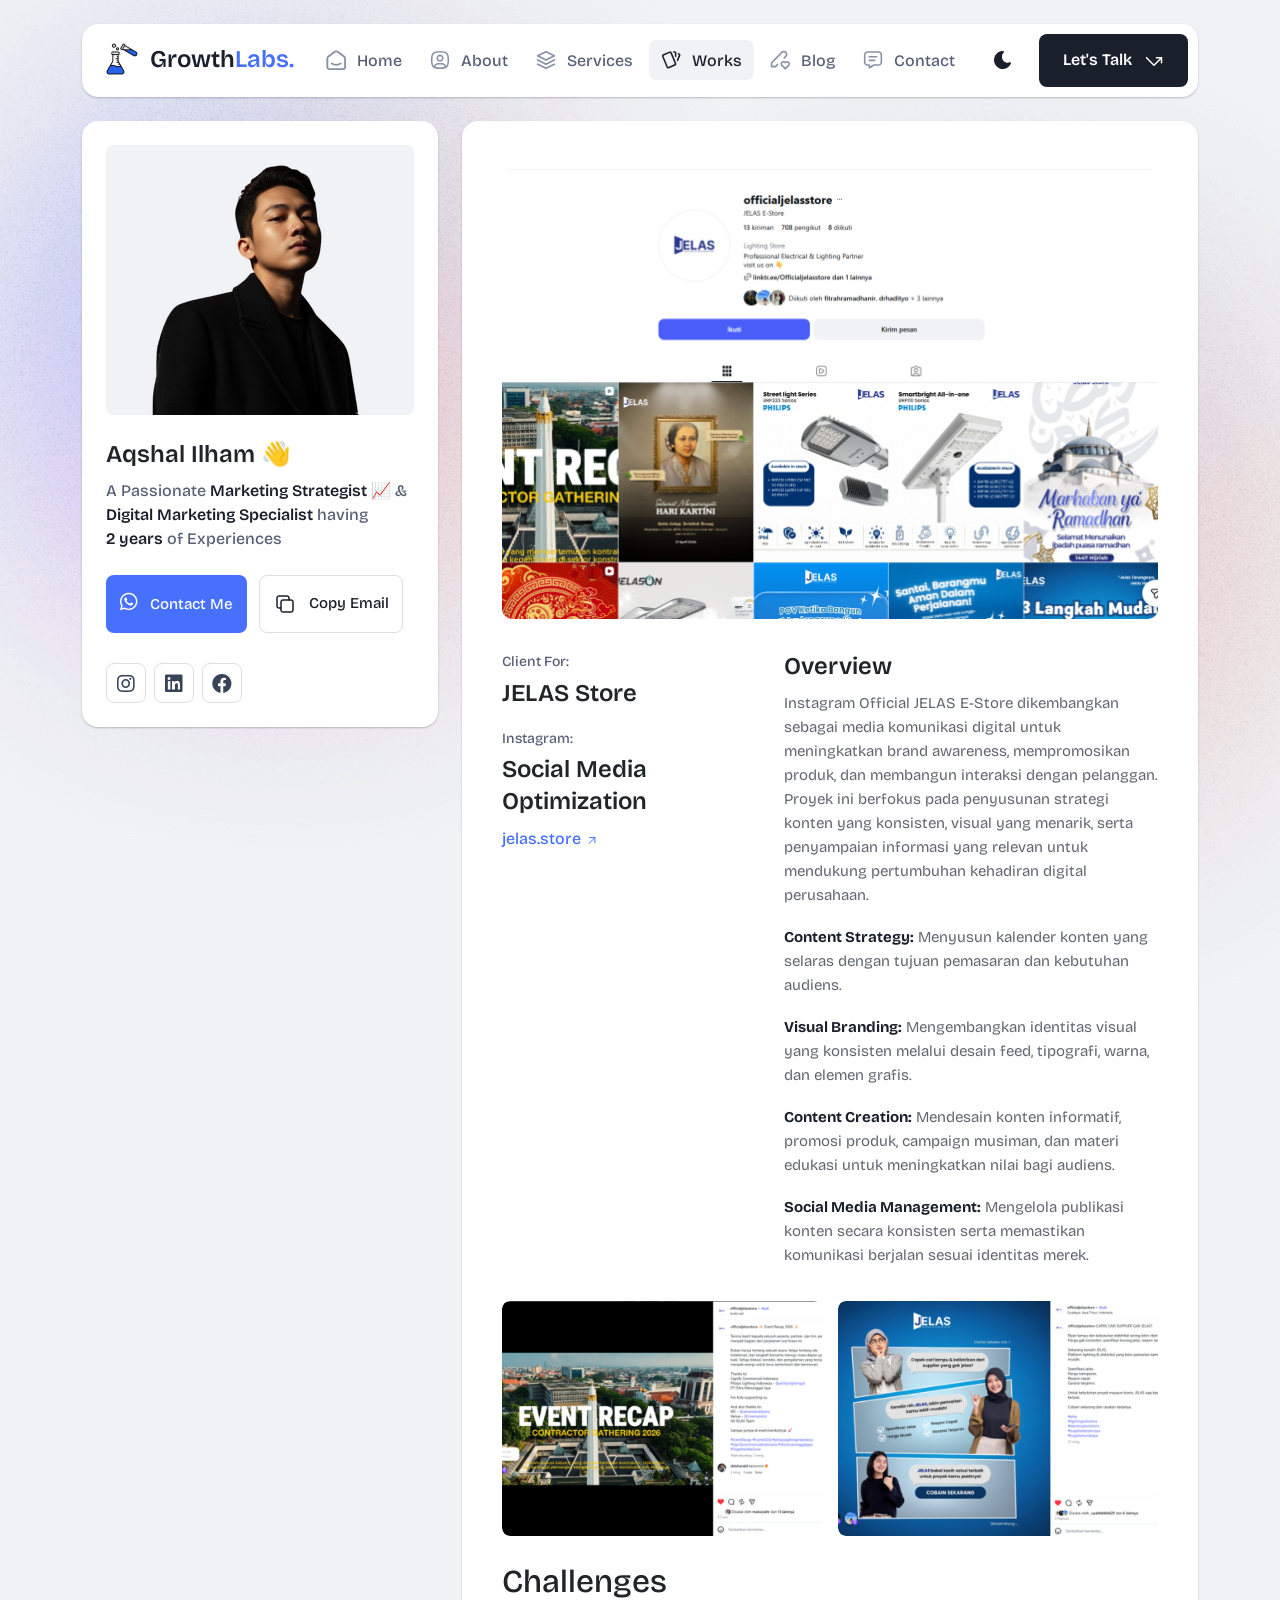
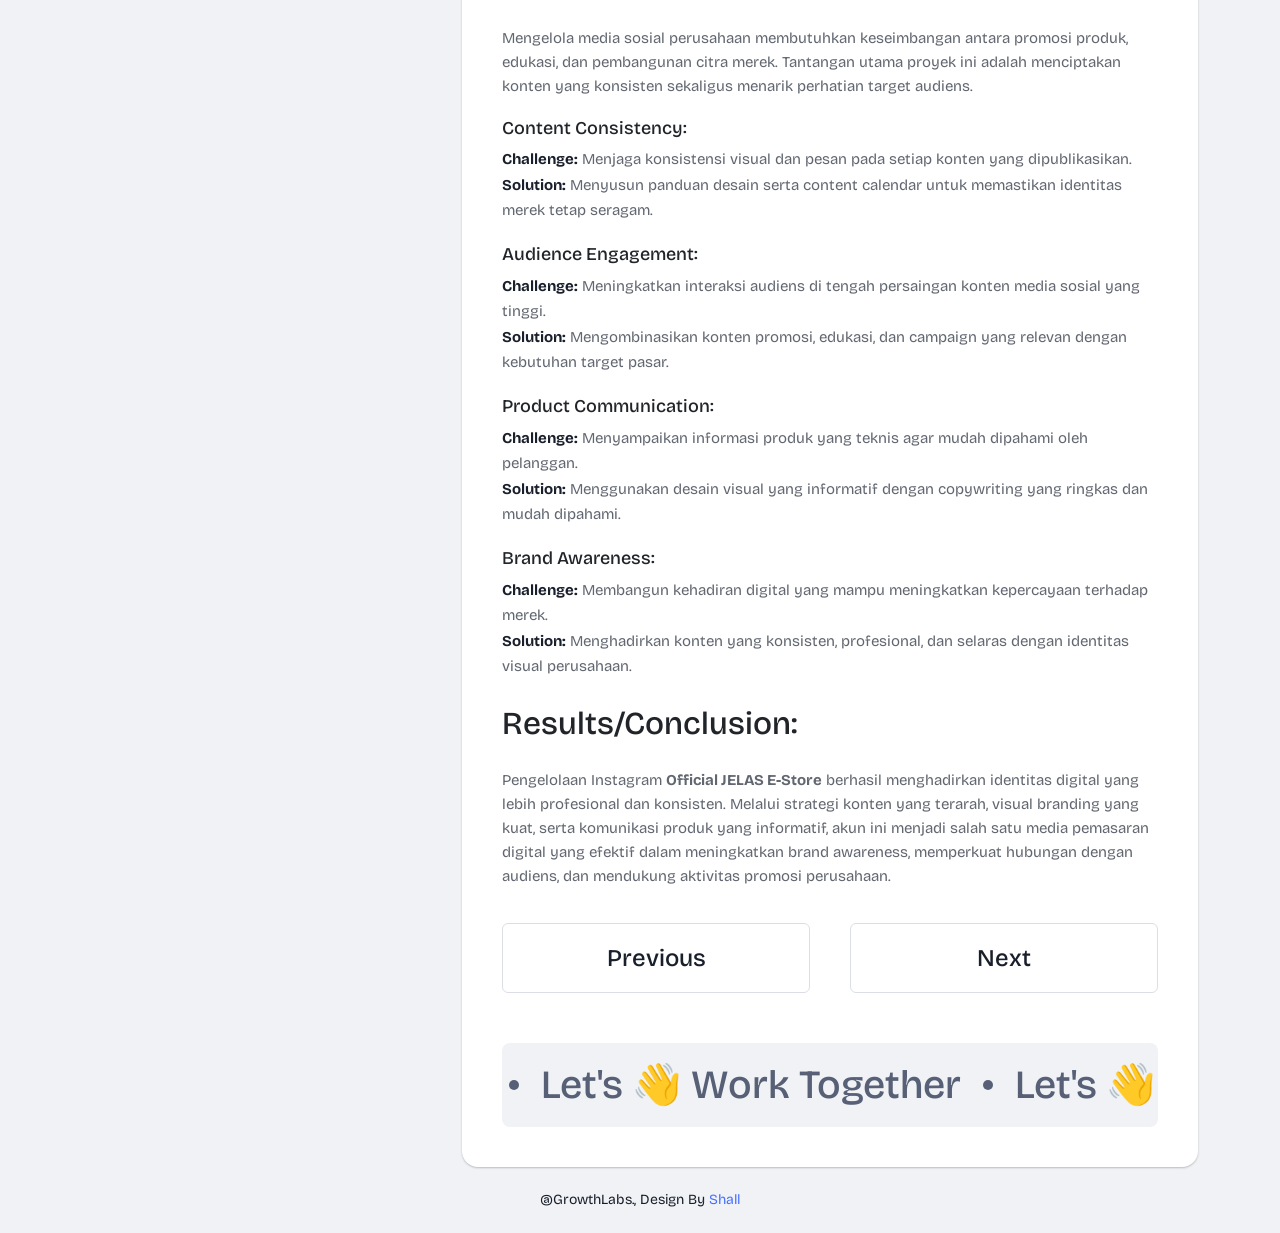
<file: portfolio-details-5.html>
<!DOCTYPE html>
<html lang="en">

<head>
  <meta charset="UTF-8">
  <meta http-equiv="X-UA-Compatible" content="IE=edge">
  <title>GrowthLabs - Personal Portfolio</title>
  <meta name="description" content="GrowthLabs - Personal Portfolio">
  <meta name="viewport" content="width=device-width, initial-scale0261">

  <link rel="shortcut icon" type="image/x-icon" href="assets/img/experiment-1.svg">
  <!-- Place favicon.ico in the root directory -->

  <!-- CSS here -->
  <link rel="stylesheet" href="assets/css/bootstrap.min.css">
  <link rel="stylesheet" href="assets/fontawsome/css/all.min.css">
  <link rel="stylesheet" href="assets/fontawsome/css/fontawesome.min.css">
  <link rel="stylesheet" href="assets/css/slick.css">
  <link rel="stylesheet" href="assets/css/magnific-popup.css">
  <link rel="stylesheet" href="assets/css/style.css">
  <link rel="stylesheet" href="assets/css/responsive.css">
</head>

<body>
  <div id="page-content">
    <!-- header part start -->
    <header class="header-area">
      <nav class="navbar">
        <div class="container">
          <div class="menu-container">
            <div class="logo">
              <a class="navbar-brand me-0" href="index.html">
                <img src="assets/img/experiment-1.svg" alt="GrowthLabs" width="32" height="32" class="logo-icon" />
                <span>Growth<span class="primary">Labs.</span></span>
              </a>
            </div>
            <div class="navbar-main d-flex flex-grow-1">
              <div class="logo inner-logo d-block d-xl-none">
                <a class="navbar-brand me-0" href="index.html">
                  <img src="assets/img/experiment-1.svg" alt="GrowthLabs" width="32" height="32" class="logo-icon" />
                  <span>Growth<span class="primary">Labs.</span></span>
                </a>
              </div>
              <ul class="navbar-info mx-auto">
                <li class="nav-item">
                  <a class="nav-link" aria-current="page" href="index.html">
                    <svg class="nav-icon" viewBox="0 0 15 15" fill="none" xmlns="http://www.w3.org/2000/svg">
                      <path
                        d="M13.475 4.92481L9.03083 1.46814C8.64082 1.16473 8.1608 1 7.66667 1C7.17254 1 6.69251 1.16473 6.3025 1.46814L1.8575 4.92481C1.59037 5.13254 1.37424 5.39858 1.22563 5.7026C1.07701 6.00662 0.99984 6.34058 1 6.67897V12.679C1 13.121 1.17559 13.5449 1.48816 13.8575C1.80072 14.17 2.22464 14.3456 2.66667 14.3456H12.6667C13.1087 14.3456 13.5326 14.17 13.8452 13.8575C14.1577 13.5449 14.3333 13.121 14.3333 12.679V6.67897C14.3333 5.99314 14.0167 5.34564 13.475 4.92481Z"
                        stroke-width="1.4" stroke-linecap="round" stroke-linejoin="round" />
                      <path d="M10.9753 10.1665C9.13359 11.2773 6.14859 11.2773 4.30859 10.1665" stroke-width="1.4"
                        stroke-linecap="round" stroke-linejoin="round" />
                    </svg>

                    <span>Home</span>
                  </a>
                </li>
                <li class="nav-item">
                  <a class="nav-link" href="about.html">
                    <svg class="nav-icon" viewBox="0 0 18 18" fill="none" xmlns="http://www.w3.org/2000/svg">
                      <path
                        d="M9 9.8335C9.66304 9.8335 10.2989 9.5701 10.7678 9.10126C11.2366 8.63242 11.5 7.99654 11.5 7.3335C11.5 6.67045 11.2366 6.03457 10.7678 5.56573C10.2989 5.09689 9.66304 4.8335 9 4.8335C8.33696 4.8335 7.70107 5.09689 7.23223 5.56573C6.76339 6.03457 6.5 6.67045 6.5 7.3335C6.5 7.99654 6.76339 8.63242 7.23223 9.10126C7.70107 9.5701 8.33696 9.8335 9 9.8335Z"
                        stroke-width="1.4" stroke-linecap="round" stroke-linejoin="round" />
                      <path
                        d="M9 1.5C15 1.5 16.5 3 16.5 9C16.5 15 15 16.5 9 16.5C3 16.5 1.5 15 1.5 9C1.5 3 3 1.5 9 1.5Z"
                        stroke-width="1.4" stroke-linecap="round" stroke-linejoin="round" />
                      <path
                        d="M4 15.7085V15.6668C4 14.7828 4.35119 13.9349 4.97631 13.3098C5.60143 12.6847 6.44928 12.3335 7.33333 12.3335H10.6667C11.5507 12.3335 12.3986 12.6847 13.0237 13.3098C13.6488 13.9349 14 14.7828 14 15.6668V15.7085"
                        stroke-width="1.4" stroke-linecap="round" stroke-linejoin="round" />
                    </svg>
                    About
                  </a>
                </li>
                <li class="nav-item">
                  <a class="nav-link" href="services.html">
                    <svg class="nav-icon" viewBox="0 0 16 16" fill="none" xmlns="http://www.w3.org/2000/svg">
                      <path d="M7.99967 1.3335L1.33301 4.66683L7.99967 8.00016L14.6663 4.66683L7.99967 1.3335Z"
                        stroke-width="1.4" stroke-linecap="round" stroke-linejoin="round" />
                      <path d="M1.33301 8L7.99967 11.3333L14.6663 8" stroke-width="1.4" stroke-linecap="round"
                        stroke-linejoin="round" />
                      <path d="M1.33301 11.3335L7.99967 14.6668L14.6663 11.3335" stroke-width="1.4"
                        stroke-linecap="round" stroke-linejoin="round" />
                    </svg>
                    Services
                  </a>
                </li>
                <li class="nav-item">
                  <a class="nav-link active" href="portfolio.html">
                    <svg class="nav-icon" viewBox="0 0 18 17" fill="none" xmlns="http://www.w3.org/2000/svg">
                      <path
                        d="M2.00326 3.99733L7.95159 1.40649C8.04974 1.36442 8.15533 1.34243 8.26212 1.34181C8.3689 1.34119 8.47473 1.36196 8.57337 1.40289C8.67201 1.44382 8.76145 1.50408 8.83642 1.58013C8.9114 1.65617 8.97039 1.74646 9.00992 1.84566L13.1133 11.764C13.1985 11.9651 13.2014 12.1917 13.1213 12.3949C13.0412 12.5982 12.8845 12.7618 12.6849 12.8507L6.73742 15.4415C6.63922 15.4837 6.53356 15.5058 6.42668 15.5065C6.3198 15.5072 6.21387 15.4864 6.11514 15.4455C6.0164 15.4046 5.92688 15.3442 5.85184 15.2681C5.7768 15.192 5.71778 15.1016 5.67826 15.0023L1.57492 5.08316C1.48963 4.88204 1.48673 4.65546 1.56684 4.45222C1.64696 4.24898 1.80367 4.08616 2.00326 3.99733Z"
                        stroke-width="1.4" stroke-linecap="round" stroke-linejoin="round" />
                      <path
                        d="M11.5 1.3335H12.3333C12.5543 1.3335 12.7663 1.42129 12.9226 1.57757C13.0789 1.73385 13.1667 1.94582 13.1667 2.16683V5.0835"
                        stroke-width="1.4" stroke-linecap="round" stroke-linejoin="round" />
                      <path
                        d="M15.6663 3C15.8863 3.09333 16.0997 3.18083 16.3063 3.2625C16.5098 3.34882 16.6706 3.51241 16.7534 3.71729C16.8362 3.92217 16.8343 4.15155 16.748 4.355L14.833 8.83334"
                        stroke-width="1.4" stroke-linecap="round" stroke-linejoin="round" />
                    </svg>
                    Works
                  </a>
                </li>
                <li class="nav-item">
                  <a class="nav-link" href="blog.html">
                    <svg class="nav-icon" viewBox="0 0 17 16" fill="none" xmlns="http://www.w3.org/2000/svg">
                      <path
                        d="M12.1663 6.16676L13.4163 4.91676C13.6352 4.69789 13.8088 4.43805 13.9273 4.15208C14.0457 3.86612 14.1067 3.55962 14.1067 3.25009C14.1067 2.94056 14.0457 2.63406 13.9273 2.3481C13.8088 2.06213 13.6352 1.80229 13.4163 1.58342C13.1975 1.36455 12.9376 1.19094 12.6517 1.07248C12.3657 0.954033 12.0592 0.893066 11.7497 0.893066C11.4401 0.893066 11.1336 0.954033 10.8477 1.07248C10.5617 1.19094 10.3019 1.36455 10.083 1.58342L1.33301 10.3334V13.6668H4.66634L6.33301 12.0001"
                        stroke-width="1.4" stroke-linecap="round" stroke-linejoin="round" />
                      <path
                        d="M13.0004 15.3335L15.7921 12.5968C15.9633 12.4307 16.0995 12.232 16.1926 12.0124C16.2857 11.7927 16.3339 11.5567 16.3343 11.3181C16.3347 11.0796 16.2873 10.8434 16.1948 10.6235C16.1024 10.4035 15.9669 10.2044 15.7963 10.0377C15.448 9.69712 14.9806 9.50602 14.4935 9.50509C14.0065 9.50415 13.5383 9.69346 13.1888 10.0327L13.0021 10.216L12.8163 10.0327C12.4681 9.69237 12.0008 9.50143 11.5139 9.50049C11.0271 9.49956 10.5591 9.68871 10.2096 10.0277C10.0383 10.1937 9.9021 10.3924 9.80891 10.612C9.71572 10.8316 9.66746 11.0677 9.667 11.3062C9.66653 11.5447 9.71386 11.781 9.80619 12.0009C9.89853 12.2209 10.034 12.4201 10.2046 12.5868L13.0004 15.3335Z"
                        stroke-width="1.4" stroke-linecap="round" stroke-linejoin="round" />
                    </svg>
                    Blog
                  </a>
                </li>
                <li class="nav-item">
                  <a class="nav-link" href="contact.html">
                    <svg class="nav-icon" viewBox="0 0 18 17" fill="none" xmlns="http://www.w3.org/2000/svg">
                      <path d="M5.66699 5.5H12.3337" stroke-width="1.4" stroke-linecap="round"
                        stroke-linejoin="round" />
                      <path d="M5.66699 8.8335H10.667" stroke-width="1.4" stroke-linecap="round"
                        stroke-linejoin="round" />
                      <path
                        d="M14 1.3335C14.663 1.3335 15.2989 1.59689 15.7678 2.06573C16.2366 2.53457 16.5 3.17045 16.5 3.8335V10.5002C16.5 11.1632 16.2366 11.7991 15.7678 12.2679C15.2989 12.7368 14.663 13.0002 14 13.0002H9.83333L5.66667 15.5002V13.0002H4C3.33696 13.0002 2.70107 12.7368 2.23223 12.2679C1.76339 11.7991 1.5 11.1632 1.5 10.5002V3.8335C1.5 3.17045 1.76339 2.53457 2.23223 2.06573C2.70107 1.59689 3.33696 1.3335 4 1.3335H14Z"
                        stroke-width="1.4" stroke-linecap="round" stroke-linejoin="round" />
                    </svg>
                    Contact
                  </a>
                </li>
              </ul>
              <div class="header-right-info d-flex align-items-center">
                <button class="theme-control-btn">
                  <span class="dark">
                    <svg width="24" height="24" viewBox="0 0 24 24" fill="none" xmlns="http://www.w3.org/2000/svg">
                      <path
                        d="M11.8005 3C10.207 3.0003 8.64356 3.44286 7.27683 4.28049C5.91011 5.11811 4.79139 6.31937 4.04002 7.75612C3.28865 9.19288 2.93281 10.8112 3.01046 12.4386C3.08811 14.0659 3.59633 15.6411 4.48091 16.9963C5.3655 18.3514 6.59326 19.4356 8.03324 20.1333C9.47322 20.8309 11.0714 21.1157 12.6573 20.9574C14.2432 20.7991 15.7573 20.2036 17.0381 19.2344C18.319 18.2652 19.3185 16.9587 19.9301 15.4542C20.2302 14.7162 19.5111 13.9746 18.7875 14.2752C17.5475 14.7888 16.1706 14.8418 14.8963 14.425C13.622 14.0082 12.5308 13.1479 11.8126 11.9937C11.0943 10.8396 10.7943 9.4645 10.9648 8.10764C11.1353 6.75077 11.7655 5.49792 12.7458 4.5669L12.8136 4.4949C13.2986 3.9279 12.913 3.0072 12.1464 3.0072H11.9122L11.8524 3.0018L11.7996 3H11.8005Z"
                        fill="#1A1F2C" />
                    </svg>
                    <small class="theme-text d-block d-xl-none">Change appearance</small>
                  </span>
                  <span class="light">
                    <svg width="24" height="24" viewBox="0 0 24 24" fill="none" xmlns="http://www.w3.org/2000/svg">
                      <path
                        d="M12 19C12.2449 19 12.4813 19.09 12.6644 19.2527C12.8474 19.4155 12.9643 19.6397 12.993 19.883L13 20V21C12.9997 21.2549 12.9021 21.5 12.7272 21.6854C12.5522 21.8707 12.313 21.9822 12.0586 21.9972C11.8042 22.0121 11.5536 21.9293 11.3582 21.7657C11.1627 21.6021 11.0371 21.3701 11.007 21.117L11 21V20C11 19.7348 11.1054 19.4804 11.2929 19.2929C11.4804 19.1054 11.7348 19 12 19Z"
                        fill="#FD7E41" />
                      <path
                        d="M18.3127 16.9099L18.4067 16.9929L19.1067 17.6929C19.2861 17.8729 19.3902 18.1144 19.398 18.3683C19.4057 18.6223 19.3165 18.8697 19.1485 19.0602C18.9804 19.2508 18.7462 19.3702 18.4933 19.3943C18.2403 19.4184 17.9877 19.3454 17.7867 19.1899L17.6927 19.1069L16.9927 18.4069C16.8202 18.2347 16.7165 18.0053 16.7012 17.7619C16.6859 17.5186 16.76 17.278 16.9097 17.0855C17.0593 16.893 17.2741 16.7618 17.5137 16.7166C17.7533 16.6713 18.0012 16.7152 18.2107 16.8399L18.3127 16.9099Z"
                        fill="#FD7E41" />
                      <path
                        d="M7.00747 16.993C7.17965 17.1652 7.28308 17.3943 7.29836 17.6373C7.31364 17.8803 7.23972 18.1206 7.09047 18.313L7.00747 18.407L6.30747 19.107C6.12751 19.2863 5.88604 19.3905 5.63209 19.3982C5.37814 19.406 5.13076 19.3168 4.94019 19.1487C4.74963 18.9807 4.63017 18.7464 4.60607 18.4935C4.58198 18.2406 4.65506 17.988 4.81047 17.787L4.89347 17.693L5.59347 16.993C5.781 16.8055 6.03531 16.7002 6.30047 16.7002C6.56563 16.7002 6.81994 16.8055 7.00747 16.993Z"
                        fill="#FD7E41" />
                      <path
                        d="M3.99987 11C4.25475 11.0003 4.4999 11.0979 4.68524 11.2728C4.87057 11.4478 4.9821 11.687 4.99704 11.9414C5.01198 12.1958 4.92919 12.4464 4.7656 12.6418C4.60201 12.8373 4.36996 12.9629 4.11687 12.993L3.99987 13H2.99987C2.74499 12.9997 2.49984 12.9021 2.3145 12.7272C2.12916 12.5522 2.01763 12.313 2.0027 12.0586C1.98776 11.8042 2.07054 11.5536 2.23413 11.3582C2.39772 11.1627 2.62977 11.0371 2.88287 11.007L2.99987 11H3.99987Z"
                        fill="#FD7E41" />
                      <path
                        d="M20.9999 11C21.2547 11.0003 21.4999 11.0979 21.6852 11.2728C21.8706 11.4478 21.9821 11.687 21.997 11.9414C22.012 12.1958 21.9292 12.4464 21.7656 12.6418C21.602 12.8373 21.37 12.9629 21.1169 12.993L20.9999 13H19.9999C19.745 12.9997 19.4998 12.9021 19.3145 12.7272C19.1292 12.5522 19.0176 12.313 19.0027 12.0586C18.9878 11.8042 19.0705 11.5536 19.2341 11.3582C19.3977 11.1627 19.6298 11.0371 19.8829 11.007L19.9999 11H20.9999Z"
                        fill="#FD7E41" />
                      <path
                        d="M6.21264 4.80985L6.30664 4.89285L7.00664 5.59285C7.18599 5.77281 7.29011 6.01429 7.29787 6.26824C7.30562 6.52219 7.21642 6.76957 7.04839 6.96013C6.88036 7.1507 6.64609 7.27016 6.39316 7.29425C6.14024 7.31834 5.88763 7.24526 5.68664 7.08985L5.59264 7.00685L4.89264 6.30685C4.72073 6.13453 4.61757 5.90543 4.6025 5.66248C4.58744 5.41954 4.6615 5.17945 4.8108 4.98721C4.9601 4.79497 5.1744 4.66378 5.41351 4.61824C5.65262 4.57271 5.90013 4.61594 6.10964 4.73985L6.21264 4.80985Z"
                        fill="#FD7E41" />
                      <path
                        d="M19.1071 4.89288C19.2793 5.06508 19.3827 5.29418 19.398 5.5372C19.4132 5.78023 19.3393 6.02048 19.1901 6.21288L19.1071 6.30688L18.4071 7.00688C18.2271 7.18623 17.9856 7.29036 17.7317 7.29811C17.4777 7.30587 17.2304 7.21667 17.0398 7.04864C16.8492 6.8806 16.7298 6.64633 16.7057 6.39341C16.6816 6.14049 16.7547 5.88788 16.9101 5.68688L16.9931 5.59288L17.6931 4.89288C17.8806 4.70541 18.1349 4.6001 18.4001 4.6001C18.6652 4.6001 18.9196 4.70541 19.1071 4.89288Z"
                        fill="#FD7E41" />
                      <path
                        d="M12 2C12.2449 2.00003 12.4813 2.08996 12.6644 2.25272C12.8474 2.41547 12.9643 2.63975 12.993 2.883L13 3V4C12.9997 4.25488 12.9021 4.50003 12.7272 4.68537C12.5522 4.8707 12.313 4.98223 12.0586 4.99717C11.8042 5.01211 11.5536 4.92933 11.3582 4.76573C11.1627 4.60214 11.0371 4.3701 11.007 4.117L11 4V3C11 2.73478 11.1054 2.48043 11.2929 2.29289C11.4804 2.10536 11.7348 2 12 2Z"
                        fill="#FD7E41" />
                      <path
                        d="M12 7C12.9797 6.99994 13.9378 7.28769 14.7553 7.8275C15.5729 8.36731 16.2138 9.1354 16.5986 10.0364C16.9833 10.9373 17.0949 11.9315 16.9195 12.8953C16.7441 13.8592 16.2893 14.7502 15.6118 15.4579C14.9343 16.1655 14.0638 16.6585 13.1085 16.8756C12.1532 17.0928 11.1552 17.0245 10.2383 16.6793C9.3215 16.334 8.52629 15.7271 7.95146 14.9338C7.37663 14.1405 7.04752 13.1958 7.005 12.217L7 12L7.005 11.783C7.06092 10.4958 7.61161 9.27978 8.54222 8.38866C9.47284 7.49754 10.7115 7.00007 12 7Z"
                        fill="#FD7E41" />
                    </svg>
                    <small class="theme-text d-block d-xl-none">Change appearance</small>
                  </span>
                </button>
                <a href="contact.html" class="lets-talk-btn">
                  Let's Talk
                  <svg class="icon" width="20" height="20" viewBox="0 0 20 20" fill="none"
                    xmlns="http://www.w3.org/2000/svg">
                    <path d="M17.5 11.6665V6.6665H12.5" stroke="white" stroke-width="1.5" stroke-linecap="round"
                      stroke-linejoin="round" />
                    <path d="M17.5 6.6665L10 14.1665L2.5 6.6665" stroke="white" stroke-width="1.5"
                      stroke-linecap="round" stroke-linejoin="round" />
                  </svg>
                </a>
              </div>
            </div>
            <div class="mobile-menu-overlay d-block d-lg-none"></div>
            <div class="mobile-menu-control-bar d-block d-xl-none">
              <button class="mobile-menu-control-bar">
                <i class="fas fa-bars"></i>
              </button>
            </div>
          </div>
        </div>
      </nav>
    </header>
    <!-- header part end -->

    <!-- main area part start -->
    <main>

      <section class="content-box-area mt-4">
        <div class="container">
          <div class="row g-4">
            <div class="col-xl-4">
              <div class="card profile-card">
                <div class="card-body">
                  <div class="image text-center">
                    <img src="assets/img/images/profile.png" alt="profile">
                  </div>
                  <div class="text">
                    <h3 class="card-title">Aqshal Ilham 👋</h3>
                    <p>A Passionate <span>Marketing Strategist</span> 📈 & <span>Digital Marketing Specialist</span> having
                      <span>2
                        years</span> of Experiences</p>
                    <div class="common-button-groups">
                      <a class="btn btn-text" href="https://wa.me/6285731667037" target="_blank">
                        <i class="fab fa-whatsapp" style="font-size: 20px; margin-right: 8px;"></i>
                        Contact Me
                      </a>
                      <button class="btn btn-copy" data-clipboard-text="hi.aqshal@gmail.com">
                        <svg class="icon" width="24" height="24" viewBox="0 0 24 24" fill="none"
                          xmlns="http://www.w3.org/2000/svg">
                          <path
                            d="M8 10C8 9.46957 8.21071 8.96086 8.58579 8.58579C8.96086 8.21071 9.46957 8 10 8H18C18.5304 8 19.0391 8.21071 19.4142 8.58579C19.7893 8.96086 20 9.46957 20 10V18C20 18.5304 19.7893 19.0391 19.4142 19.4142C19.0391 19.7893 18.5304 20 18 20H10C9.46957 20 8.96086 19.7893 8.58579 19.4142C8.21071 19.0391 8 18.5304 8 18V10Z"
                            stroke-width="1.5" stroke-linecap="round" stroke-linejoin="round" />
                          <path
                            d="M16 8V6C16 5.46957 15.7893 4.96086 15.4142 4.58579C15.0391 4.21071 14.5304 4 14 4H6C5.46957 4 4.96086 4.21071 4.58579 4.58579C4.21071 4.96086 4 5.46957 4 6V14C4 14.5304 4.21071 15.0391 4.58579 15.4142C4.96086 15.7893 5.46957 16 6 16H8"
                            stroke-width="1.5" stroke-linecap="round" stroke-linejoin="round" />
                        </svg>
                        Copy Email
                      </button>
                    </div>
                    <div class="social-media-icon">
                      <ul class="list-unstyled">
                        <li><a href="https://www.instagram.com/aqshal.if?igsh=MXhjdWF3YW5qeHcxaQ=="><i class="fab fa-instagram"></i></a></li>
                        <li><a href="https://www.linkedin.com/in/aqshal-ilham/"><i class="fab fa-linkedin"></i></a></li>
                        <li><a href="https://www.facebook.com/aqshal.ilham.984/"><i class="fab fa-facebook"></i></a></li>
                      </ul>
                    </div>
                  </div>
                </div>
              </div>
            </div>
            <div class="col-xl-8">
              <div class="card content-box-card">
                <div class="card-body portfolio-card">
                  <div class="portfolio-details-area">
                    <div class="main-image">
                      <img
                        src="assets/img/projects/project-5.png" alt="project-details-5" class="img-fluid w-100"
                      >
                    </img>
                    </div>
                    <div class="portfolio-details-text">
                      <div class="short-info">
                        <div class="info-item">
                          <p class="subtitle">Client For:</p>
                          <h4 class="card-title">JELAS Store</h4>
                        </div>
                        <div class="info-item">
                          <p class="subtitle">Instagram:</p>
                          <h4 class="card-title">Social Media Optimization</h4>
                          <a href="https://jelas.store/" class="website" target="_blank">
                            jelas.store
                            <svg class="arrow-up" width="14" height="15" viewBox="0 0 14 15" fill="none"
                              xmlns="http://www.w3.org/2000/svg">
                              <path d="M9.91634 4.5835L4.08301 10.4168" stroke-linecap="round" stroke-linejoin="round">
                              </path>
                              <path d="M4.66699 4.5835H9.91699V9.8335" stroke-linecap="round" stroke-linejoin="round">
                              </path>
                            </svg>
                          </a>
                        </div>
                      </div>
                      <div class="overview">
                        <h4 class="card-title">Overview</h4>
                        <p>Instagram Official JELAS E-Store dikembangkan sebagai media komunikasi digital untuk meningkatkan brand awareness, mempromosikan produk, dan membangun interaksi dengan pelanggan. Proyek ini berfokus pada penyusunan strategi konten yang konsisten, visual yang menarik, serta penyampaian informasi yang relevan untuk mendukung pertumbuhan kehadiran digital perusahaan.</p>
                        <p>
                          <b>Content Strategy:</b> Menyusun kalender konten yang selaras dengan tujuan pemasaran dan kebutuhan audiens.
                        </p>
                        <p><b>Visual Branding:</b> Mengembangkan identitas visual yang konsisten melalui desain feed, tipografi, warna, dan elemen grafis.</p>
                        <p> <b>Content Creation:</b> Mendesain konten informatif, promosi produk, campaign musiman, dan materi edukasi untuk meningkatkan nilai bagi audiens.</p>
                        <p> <b>Social Media Management:</b> Mengelola publikasi konten secara konsisten serta memastikan komunikasi berjalan sesuai identitas merek.</p>
                      </div>
                    </div>
                    <div class="inner-images">
                      <div class="row g-3">
                        <div class="col-md-6">
                          <div class="image-item">
                            <img src="assets/img/projects/project-details-10.png" alt="project-details-10"
                              class="img-fluid w-100">
                          </div>
                        </div>
                        <div class="col-md-6">
                          <div class="image-item">
                            <img src="assets/img/projects/project-details-11.png" alt="project-details-11"
                              class="img-fluid w-100">
                          </div>
                        </div>
                      </div>
                    </div>
                    <div class="more-info-block">
                      <h3 class="more-info-title">Challenges</h3>
                      <p>Mengelola media sosial perusahaan membutuhkan keseimbangan antara promosi produk, edukasi, dan pembangunan citra merek. Tantangan utama proyek ini adalah menciptakan konten yang konsisten sekaligus menarik perhatian target audiens.</p>
                      <h5 class="more-info-subtitle">Content Consistency:</h5>
                      <ul class="list-unstyled">
                        <li>
                          <b>Challenge:</b> Menjaga konsistensi visual dan pesan pada setiap konten yang dipublikasikan.
                        </li>
                        <li>
                          <b>Solution:</b> Menyusun panduan desain serta content calendar untuk memastikan identitas merek tetap seragam.
                      </ul>
                      <h5 class="more-info-subtitle">Audience Engagement:
                      </h5>
                      <ul class="list-unstyled">
                        <li>
                          <b>Challenge:</b> Meningkatkan interaksi audiens di tengah persaingan konten media sosial yang tinggi.
                        </li>
                        <li>
                          <b>Solution:</b> Mengombinasikan konten promosi, edukasi, dan campaign yang relevan dengan kebutuhan target pasar.
                        </li>
                      </ul>

                      <h5 class="more-info-subtitle">Product Communication:
                      </h5>
                      <ul class="list-unstyled">
                        <li>
                          <b>Challenge:</b> Menyampaikan informasi produk yang teknis agar mudah dipahami oleh pelanggan.
                        <li>
                          <b> Solution:</b>
                          Menggunakan desain visual yang informatif dengan copywriting yang ringkas dan mudah dipahami.
                      </ul>
                      <h5 class="more-info-subtitle">Brand Awareness:
                      </h5>
                      <ul class="list-unstyled">
                        <li>
                          <b>Challenge:</b> Membangun kehadiran digital yang mampu meningkatkan kepercayaan terhadap merek.
                        <li>
                          <b> Solution:</b>
                          Menghadirkan konten yang konsisten, profesional, dan selaras dengan identitas visual perusahaan.
                      </ul>
                      <h3 class="more-info-title">Results/Conclusion:</h3>
                      <p>Pengelolaan Instagram <b>Official JELAS E-Store</b> berhasil menghadirkan identitas digital yang lebih profesional dan konsisten. Melalui strategi konten yang terarah, visual branding yang kuat, serta komunikasi produk yang informatif, akun ini menjadi salah satu media pemasaran digital yang efektif dalam meningkatkan brand awareness, memperkuat hubungan dengan audiens, dan mendukung aktivitas promosi perusahaan.
                    </div>
                    <div class="prev-and-next-btn">
                      <button class="btn btn-prev">Previous</button>
                      <button class="btn btn-next">Next</button>
                    </div>
                  </div>

                  <div class="work-together-slider">
                    <div class="slider-main d-flex gap-4 align-items-center">
                      <div class="slider-item">
                        <a href="contact.html">Let's 👋 Work Together</a>
                        <a href="contact.html">Let's 👋 Work Together</a>
                      </div>
                      <div class="slider-item">
                        <a href="contact.html">Let's 👋 Work Together</a>
                        <a href="contact.html">Let's 👋 Work Together</a>
                      </div>
                    </div>
                  </div>
                </div>
              </div>
            </div>
          </div>
        </div>
      </section>

      <!-- background shape area start -->
      <div class="background-shapes">
        <div class="shape-1 common-shape">
          <img src="assets/img/bg/banner-shape-1.png" alt="banner-shape-1">
        </div>
        <div class="shape-2 common-shape">
          <img src="assets/img/bg/banner-shape-1.png" alt="banner-shape-1">
        </div>
        <div class="threed-shape-1 move-with-cursor" data-value="1">
          <img src="assets/img/bg/object-3d-1.png" alt="object-3d-1">
        </div>
        <div class="threed-shape-2 move-with-cursor" data-value="1">
          <img src="assets/img/bg/object-3d-2.png" alt="object-3d-2">
        </div>
      </div>
      <!-- background shape area end -->
    </main>
    <!-- main area part end -->

    <!-- footer part start -->
    <footer class="footer-area">
      <div class="container">
        <div class="text text-center">
          <p>@GrowthLabs., Design By <a href="#">Shall</a></p>
        </div>
      </div>
    </footer>
    <!-- footer part end -->
  </div>

  <!-- JS here -->
  <script src="assets/js/vendor/jquery-3.6.0.min.js"></script>
  <script src="assets/js/bootstrap.bundle.min.js"></script>
  <script src="assets/js/jquery.magnific-popup.min.js"></script>
  <script src="assets/js/ajax-form.js"></script>
  <script src="assets/js/clipboard.min.js"></script>
  <script src="assets/js/slick.min.js"></script>
  <script src="assets/js/script.js"></script>
</body>


</html>
</file>
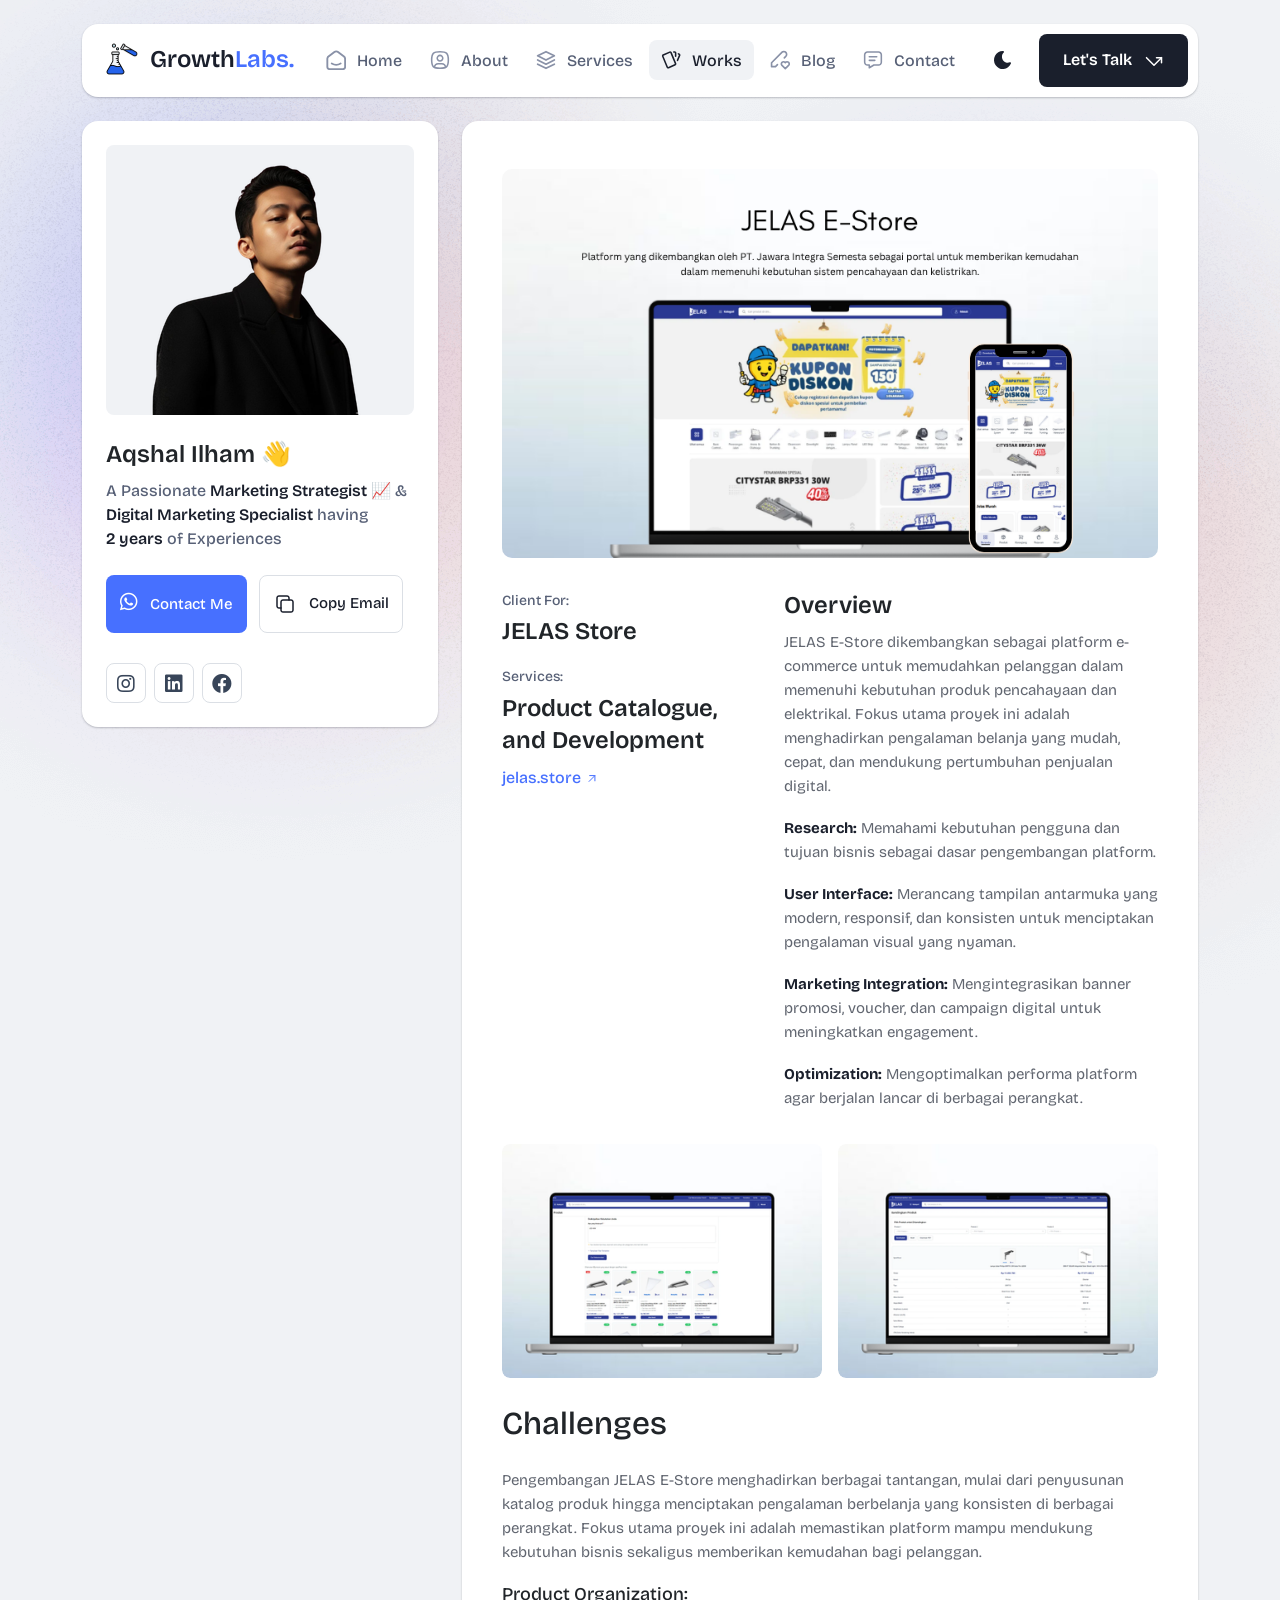
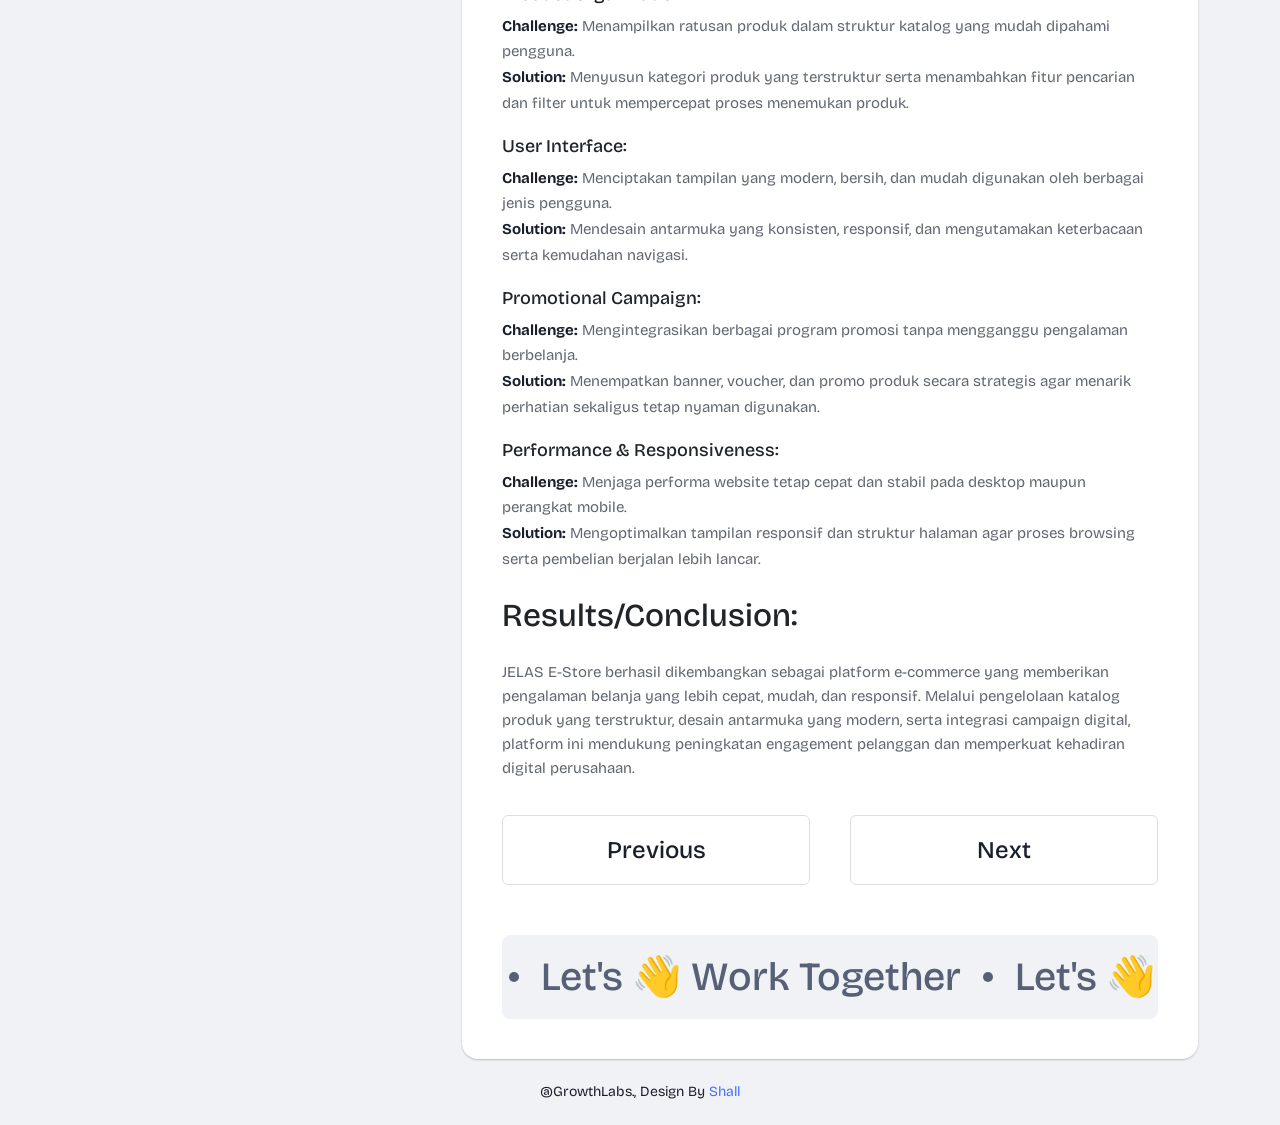
<file: portfolio-details.html>
<!DOCTYPE html>
<html lang="en">

<head>
  <meta charset="UTF-8">
  <meta http-equiv="X-UA-Compatible" content="IE=edge">
  <title>GrowthLabs - Personal Portfolio</title>
  <meta name="description" content="GrowthLabs - Personal Portfolio">
  <meta name="viewport" content="width=device-width, initial-scale0261">

  <link rel="shortcut icon" type="image/x-icon" href="assets/img/experiment-1.svg">
  <!-- Place favicon.ico in the root directory -->

  <!-- CSS here -->
  <link rel="stylesheet" href="assets/css/bootstrap.min.css">
  <link rel="stylesheet" href="assets/fontawsome/css/all.min.css">
  <link rel="stylesheet" href="assets/fontawsome/css/fontawesome.min.css">
  <link rel="stylesheet" href="assets/css/slick.css">
  <link rel="stylesheet" href="assets/css/magnific-popup.css">
  <link rel="stylesheet" href="assets/css/style.css">
  <link rel="stylesheet" href="assets/css/responsive.css">
</head>

<body>
  <div id="page-content">
    <!-- header part start -->
    <header class="header-area">
      <nav class="navbar">
        <div class="container">
          <div class="menu-container">
            <div class="logo">
              <a class="navbar-brand me-0" href="index.html">
                <img src="assets/img/experiment-1.svg" alt="GrowthLabs" width="32" height="32" class="logo-icon" />
                <span>Growth<span class="primary">Labs.</span></span>
              </a>
            </div>
            <div class="navbar-main d-flex flex-grow-1">
              <div class="logo inner-logo d-block d-xl-none">
                <a class="navbar-brand me-0" href="index.html">
                  <img src="assets/img/experiment-1.svg" alt="GrowthLabs" width="32" height="32" class="logo-icon" />
                  <span>Growth<span class="primary">Labs.</span></span>
                </a>
              </div>
              <ul class="navbar-info mx-auto">
                <li class="nav-item">
                  <a class="nav-link" aria-current="page" href="index.html">
                    <svg class="nav-icon" viewBox="0 0 15 15" fill="none" xmlns="http://www.w3.org/2000/svg">
                      <path
                        d="M13.475 4.92481L9.03083 1.46814C8.64082 1.16473 8.1608 1 7.66667 1C7.17254 1 6.69251 1.16473 6.3025 1.46814L1.8575 4.92481C1.59037 5.13254 1.37424 5.39858 1.22563 5.7026C1.07701 6.00662 0.99984 6.34058 1 6.67897V12.679C1 13.121 1.17559 13.5449 1.48816 13.8575C1.80072 14.17 2.22464 14.3456 2.66667 14.3456H12.6667C13.1087 14.3456 13.5326 14.17 13.8452 13.8575C14.1577 13.5449 14.3333 13.121 14.3333 12.679V6.67897C14.3333 5.99314 14.0167 5.34564 13.475 4.92481Z"
                        stroke-width="1.4" stroke-linecap="round" stroke-linejoin="round" />
                      <path d="M10.9753 10.1665C9.13359 11.2773 6.14859 11.2773 4.30859 10.1665" stroke-width="1.4"
                        stroke-linecap="round" stroke-linejoin="round" />
                    </svg>

                    <span>Home</span>
                  </a>
                </li>
                <li class="nav-item">
                  <a class="nav-link" href="about.html">
                    <svg class="nav-icon" viewBox="0 0 18 18" fill="none" xmlns="http://www.w3.org/2000/svg">
                      <path
                        d="M9 9.8335C9.66304 9.8335 10.2989 9.5701 10.7678 9.10126C11.2366 8.63242 11.5 7.99654 11.5 7.3335C11.5 6.67045 11.2366 6.03457 10.7678 5.56573C10.2989 5.09689 9.66304 4.8335 9 4.8335C8.33696 4.8335 7.70107 5.09689 7.23223 5.56573C6.76339 6.03457 6.5 6.67045 6.5 7.3335C6.5 7.99654 6.76339 8.63242 7.23223 9.10126C7.70107 9.5701 8.33696 9.8335 9 9.8335Z"
                        stroke-width="1.4" stroke-linecap="round" stroke-linejoin="round" />
                      <path
                        d="M9 1.5C15 1.5 16.5 3 16.5 9C16.5 15 15 16.5 9 16.5C3 16.5 1.5 15 1.5 9C1.5 3 3 1.5 9 1.5Z"
                        stroke-width="1.4" stroke-linecap="round" stroke-linejoin="round" />
                      <path
                        d="M4 15.7085V15.6668C4 14.7828 4.35119 13.9349 4.97631 13.3098C5.60143 12.6847 6.44928 12.3335 7.33333 12.3335H10.6667C11.5507 12.3335 12.3986 12.6847 13.0237 13.3098C13.6488 13.9349 14 14.7828 14 15.6668V15.7085"
                        stroke-width="1.4" stroke-linecap="round" stroke-linejoin="round" />
                    </svg>
                    About
                  </a>
                </li>
                <li class="nav-item">
                  <a class="nav-link" href="services.html">
                    <svg class="nav-icon" viewBox="0 0 16 16" fill="none" xmlns="http://www.w3.org/2000/svg">
                      <path d="M7.99967 1.3335L1.33301 4.66683L7.99967 8.00016L14.6663 4.66683L7.99967 1.3335Z"
                        stroke-width="1.4" stroke-linecap="round" stroke-linejoin="round" />
                      <path d="M1.33301 8L7.99967 11.3333L14.6663 8" stroke-width="1.4" stroke-linecap="round"
                        stroke-linejoin="round" />
                      <path d="M1.33301 11.3335L7.99967 14.6668L14.6663 11.3335" stroke-width="1.4"
                        stroke-linecap="round" stroke-linejoin="round" />
                    </svg>
                    Services
                  </a>
                </li>
                <li class="nav-item">
                  <a class="nav-link active" href="portfolio.html">
                    <svg class="nav-icon" viewBox="0 0 18 17" fill="none" xmlns="http://www.w3.org/2000/svg">
                      <path
                        d="M2.00326 3.99733L7.95159 1.40649C8.04974 1.36442 8.15533 1.34243 8.26212 1.34181C8.3689 1.34119 8.47473 1.36196 8.57337 1.40289C8.67201 1.44382 8.76145 1.50408 8.83642 1.58013C8.9114 1.65617 8.97039 1.74646 9.00992 1.84566L13.1133 11.764C13.1985 11.9651 13.2014 12.1917 13.1213 12.3949C13.0412 12.5982 12.8845 12.7618 12.6849 12.8507L6.73742 15.4415C6.63922 15.4837 6.53356 15.5058 6.42668 15.5065C6.3198 15.5072 6.21387 15.4864 6.11514 15.4455C6.0164 15.4046 5.92688 15.3442 5.85184 15.2681C5.7768 15.192 5.71778 15.1016 5.67826 15.0023L1.57492 5.08316C1.48963 4.88204 1.48673 4.65546 1.56684 4.45222C1.64696 4.24898 1.80367 4.08616 2.00326 3.99733Z"
                        stroke-width="1.4" stroke-linecap="round" stroke-linejoin="round" />
                      <path
                        d="M11.5 1.3335H12.3333C12.5543 1.3335 12.7663 1.42129 12.9226 1.57757C13.0789 1.73385 13.1667 1.94582 13.1667 2.16683V5.0835"
                        stroke-width="1.4" stroke-linecap="round" stroke-linejoin="round" />
                      <path
                        d="M15.6663 3C15.8863 3.09333 16.0997 3.18083 16.3063 3.2625C16.5098 3.34882 16.6706 3.51241 16.7534 3.71729C16.8362 3.92217 16.8343 4.15155 16.748 4.355L14.833 8.83334"
                        stroke-width="1.4" stroke-linecap="round" stroke-linejoin="round" />
                    </svg>
                    Works
                  </a>
                </li>
                <li class="nav-item">
                  <a class="nav-link" href="blog.html">
                    <svg class="nav-icon" viewBox="0 0 17 16" fill="none" xmlns="http://www.w3.org/2000/svg">
                      <path
                        d="M12.1663 6.16676L13.4163 4.91676C13.6352 4.69789 13.8088 4.43805 13.9273 4.15208C14.0457 3.86612 14.1067 3.55962 14.1067 3.25009C14.1067 2.94056 14.0457 2.63406 13.9273 2.3481C13.8088 2.06213 13.6352 1.80229 13.4163 1.58342C13.1975 1.36455 12.9376 1.19094 12.6517 1.07248C12.3657 0.954033 12.0592 0.893066 11.7497 0.893066C11.4401 0.893066 11.1336 0.954033 10.8477 1.07248C10.5617 1.19094 10.3019 1.36455 10.083 1.58342L1.33301 10.3334V13.6668H4.66634L6.33301 12.0001"
                        stroke-width="1.4" stroke-linecap="round" stroke-linejoin="round" />
                      <path
                        d="M13.0004 15.3335L15.7921 12.5968C15.9633 12.4307 16.0995 12.232 16.1926 12.0124C16.2857 11.7927 16.3339 11.5567 16.3343 11.3181C16.3347 11.0796 16.2873 10.8434 16.1948 10.6235C16.1024 10.4035 15.9669 10.2044 15.7963 10.0377C15.448 9.69712 14.9806 9.50602 14.4935 9.50509C14.0065 9.50415 13.5383 9.69346 13.1888 10.0327L13.0021 10.216L12.8163 10.0327C12.4681 9.69237 12.0008 9.50143 11.5139 9.50049C11.0271 9.49956 10.5591 9.68871 10.2096 10.0277C10.0383 10.1937 9.9021 10.3924 9.80891 10.612C9.71572 10.8316 9.66746 11.0677 9.667 11.3062C9.66653 11.5447 9.71386 11.781 9.80619 12.0009C9.89853 12.2209 10.034 12.4201 10.2046 12.5868L13.0004 15.3335Z"
                        stroke-width="1.4" stroke-linecap="round" stroke-linejoin="round" />
                    </svg>
                    Blog
                  </a>
                </li>
                <li class="nav-item">
                  <a class="nav-link" href="contact.html">
                    <svg class="nav-icon" viewBox="0 0 18 17" fill="none" xmlns="http://www.w3.org/2000/svg">
                      <path d="M5.66699 5.5H12.3337" stroke-width="1.4" stroke-linecap="round"
                        stroke-linejoin="round" />
                      <path d="M5.66699 8.8335H10.667" stroke-width="1.4" stroke-linecap="round"
                        stroke-linejoin="round" />
                      <path
                        d="M14 1.3335C14.663 1.3335 15.2989 1.59689 15.7678 2.06573C16.2366 2.53457 16.5 3.17045 16.5 3.8335V10.5002C16.5 11.1632 16.2366 11.7991 15.7678 12.2679C15.2989 12.7368 14.663 13.0002 14 13.0002H9.83333L5.66667 15.5002V13.0002H4C3.33696 13.0002 2.70107 12.7368 2.23223 12.2679C1.76339 11.7991 1.5 11.1632 1.5 10.5002V3.8335C1.5 3.17045 1.76339 2.53457 2.23223 2.06573C2.70107 1.59689 3.33696 1.3335 4 1.3335H14Z"
                        stroke-width="1.4" stroke-linecap="round" stroke-linejoin="round" />
                    </svg>
                    Contact
                  </a>
                </li>
              </ul>
              <div class="header-right-info d-flex align-items-center">
                <button class="theme-control-btn">
                  <span class="dark">
                    <svg width="24" height="24" viewBox="0 0 24 24" fill="none" xmlns="http://www.w3.org/2000/svg">
                      <path
                        d="M11.8005 3C10.207 3.0003 8.64356 3.44286 7.27683 4.28049C5.91011 5.11811 4.79139 6.31937 4.04002 7.75612C3.28865 9.19288 2.93281 10.8112 3.01046 12.4386C3.08811 14.0659 3.59633 15.6411 4.48091 16.9963C5.3655 18.3514 6.59326 19.4356 8.03324 20.1333C9.47322 20.8309 11.0714 21.1157 12.6573 20.9574C14.2432 20.7991 15.7573 20.2036 17.0381 19.2344C18.319 18.2652 19.3185 16.9587 19.9301 15.4542C20.2302 14.7162 19.5111 13.9746 18.7875 14.2752C17.5475 14.7888 16.1706 14.8418 14.8963 14.425C13.622 14.0082 12.5308 13.1479 11.8126 11.9937C11.0943 10.8396 10.7943 9.4645 10.9648 8.10764C11.1353 6.75077 11.7655 5.49792 12.7458 4.5669L12.8136 4.4949C13.2986 3.9279 12.913 3.0072 12.1464 3.0072H11.9122L11.8524 3.0018L11.7996 3H11.8005Z"
                        fill="#1A1F2C" />
                    </svg>
                    <small class="theme-text d-block d-xl-none">Change appearance</small>
                  </span>
                  <span class="light">
                    <svg width="24" height="24" viewBox="0 0 24 24" fill="none" xmlns="http://www.w3.org/2000/svg">
                      <path
                        d="M12 19C12.2449 19 12.4813 19.09 12.6644 19.2527C12.8474 19.4155 12.9643 19.6397 12.993 19.883L13 20V21C12.9997 21.2549 12.9021 21.5 12.7272 21.6854C12.5522 21.8707 12.313 21.9822 12.0586 21.9972C11.8042 22.0121 11.5536 21.9293 11.3582 21.7657C11.1627 21.6021 11.0371 21.3701 11.007 21.117L11 21V20C11 19.7348 11.1054 19.4804 11.2929 19.2929C11.4804 19.1054 11.7348 19 12 19Z"
                        fill="#FD7E41" />
                      <path
                        d="M18.3127 16.9099L18.4067 16.9929L19.1067 17.6929C19.2861 17.8729 19.3902 18.1144 19.398 18.3683C19.4057 18.6223 19.3165 18.8697 19.1485 19.0602C18.9804 19.2508 18.7462 19.3702 18.4933 19.3943C18.2403 19.4184 17.9877 19.3454 17.7867 19.1899L17.6927 19.1069L16.9927 18.4069C16.8202 18.2347 16.7165 18.0053 16.7012 17.7619C16.6859 17.5186 16.76 17.278 16.9097 17.0855C17.0593 16.893 17.2741 16.7618 17.5137 16.7166C17.7533 16.6713 18.0012 16.7152 18.2107 16.8399L18.3127 16.9099Z"
                        fill="#FD7E41" />
                      <path
                        d="M7.00747 16.993C7.17965 17.1652 7.28308 17.3943 7.29836 17.6373C7.31364 17.8803 7.23972 18.1206 7.09047 18.313L7.00747 18.407L6.30747 19.107C6.12751 19.2863 5.88604 19.3905 5.63209 19.3982C5.37814 19.406 5.13076 19.3168 4.94019 19.1487C4.74963 18.9807 4.63017 18.7464 4.60607 18.4935C4.58198 18.2406 4.65506 17.988 4.81047 17.787L4.89347 17.693L5.59347 16.993C5.781 16.8055 6.03531 16.7002 6.30047 16.7002C6.56563 16.7002 6.81994 16.8055 7.00747 16.993Z"
                        fill="#FD7E41" />
                      <path
                        d="M3.99987 11C4.25475 11.0003 4.4999 11.0979 4.68524 11.2728C4.87057 11.4478 4.9821 11.687 4.99704 11.9414C5.01198 12.1958 4.92919 12.4464 4.7656 12.6418C4.60201 12.8373 4.36996 12.9629 4.11687 12.993L3.99987 13H2.99987C2.74499 12.9997 2.49984 12.9021 2.3145 12.7272C2.12916 12.5522 2.01763 12.313 2.0027 12.0586C1.98776 11.8042 2.07054 11.5536 2.23413 11.3582C2.39772 11.1627 2.62977 11.0371 2.88287 11.007L2.99987 11H3.99987Z"
                        fill="#FD7E41" />
                      <path
                        d="M20.9999 11C21.2547 11.0003 21.4999 11.0979 21.6852 11.2728C21.8706 11.4478 21.9821 11.687 21.997 11.9414C22.012 12.1958 21.9292 12.4464 21.7656 12.6418C21.602 12.8373 21.37 12.9629 21.1169 12.993L20.9999 13H19.9999C19.745 12.9997 19.4998 12.9021 19.3145 12.7272C19.1292 12.5522 19.0176 12.313 19.0027 12.0586C18.9878 11.8042 19.0705 11.5536 19.2341 11.3582C19.3977 11.1627 19.6298 11.0371 19.8829 11.007L19.9999 11H20.9999Z"
                        fill="#FD7E41" />
                      <path
                        d="M6.21264 4.80985L6.30664 4.89285L7.00664 5.59285C7.18599 5.77281 7.29011 6.01429 7.29787 6.26824C7.30562 6.52219 7.21642 6.76957 7.04839 6.96013C6.88036 7.1507 6.64609 7.27016 6.39316 7.29425C6.14024 7.31834 5.88763 7.24526 5.68664 7.08985L5.59264 7.00685L4.89264 6.30685C4.72073 6.13453 4.61757 5.90543 4.6025 5.66248C4.58744 5.41954 4.6615 5.17945 4.8108 4.98721C4.9601 4.79497 5.1744 4.66378 5.41351 4.61824C5.65262 4.57271 5.90013 4.61594 6.10964 4.73985L6.21264 4.80985Z"
                        fill="#FD7E41" />
                      <path
                        d="M19.1071 4.89288C19.2793 5.06508 19.3827 5.29418 19.398 5.5372C19.4132 5.78023 19.3393 6.02048 19.1901 6.21288L19.1071 6.30688L18.4071 7.00688C18.2271 7.18623 17.9856 7.29036 17.7317 7.29811C17.4777 7.30587 17.2304 7.21667 17.0398 7.04864C16.8492 6.8806 16.7298 6.64633 16.7057 6.39341C16.6816 6.14049 16.7547 5.88788 16.9101 5.68688L16.9931 5.59288L17.6931 4.89288C17.8806 4.70541 18.1349 4.6001 18.4001 4.6001C18.6652 4.6001 18.9196 4.70541 19.1071 4.89288Z"
                        fill="#FD7E41" />
                      <path
                        d="M12 2C12.2449 2.00003 12.4813 2.08996 12.6644 2.25272C12.8474 2.41547 12.9643 2.63975 12.993 2.883L13 3V4C12.9997 4.25488 12.9021 4.50003 12.7272 4.68537C12.5522 4.8707 12.313 4.98223 12.0586 4.99717C11.8042 5.01211 11.5536 4.92933 11.3582 4.76573C11.1627 4.60214 11.0371 4.3701 11.007 4.117L11 4V3C11 2.73478 11.1054 2.48043 11.2929 2.29289C11.4804 2.10536 11.7348 2 12 2Z"
                        fill="#FD7E41" />
                      <path
                        d="M12 7C12.9797 6.99994 13.9378 7.28769 14.7553 7.8275C15.5729 8.36731 16.2138 9.1354 16.5986 10.0364C16.9833 10.9373 17.0949 11.9315 16.9195 12.8953C16.7441 13.8592 16.2893 14.7502 15.6118 15.4579C14.9343 16.1655 14.0638 16.6585 13.1085 16.8756C12.1532 17.0928 11.1552 17.0245 10.2383 16.6793C9.3215 16.334 8.52629 15.7271 7.95146 14.9338C7.37663 14.1405 7.04752 13.1958 7.005 12.217L7 12L7.005 11.783C7.06092 10.4958 7.61161 9.27978 8.54222 8.38866C9.47284 7.49754 10.7115 7.00007 12 7Z"
                        fill="#FD7E41" />
                    </svg>
                    <small class="theme-text d-block d-xl-none">Change appearance</small>
                  </span>
                </button>
                <a href="contact.html" class="lets-talk-btn">
                  Let's Talk
                  <svg class="icon" width="20" height="20" viewBox="0 0 20 20" fill="none"
                    xmlns="http://www.w3.org/2000/svg">
                    <path d="M17.5 11.6665V6.6665H12.5" stroke="white" stroke-width="1.5" stroke-linecap="round"
                      stroke-linejoin="round" />
                    <path d="M17.5 6.6665L10 14.1665L2.5 6.6665" stroke="white" stroke-width="1.5"
                      stroke-linecap="round" stroke-linejoin="round" />
                  </svg>
                </a>
              </div>
            </div>
            <div class="mobile-menu-overlay d-block d-lg-none"></div>
            <div class="mobile-menu-control-bar d-block d-xl-none">
              <button class="mobile-menu-control-bar">
                <i class="fas fa-bars"></i>
              </button>
            </div>
          </div>
        </div>
      </nav>
    </header>
    <!-- header part end -->

    <!-- main area part start -->
    <main>

      <section class="content-box-area mt-4">
        <div class="container">
          <div class="row g-4">
            <div class="col-xl-4">
              <div class="card profile-card">
                <div class="card-body">
                  <div class="image text-center">
                    <img src="assets/img/images/profile.png" alt="profile">
                  </div>
                  <div class="text">
                    <h3 class="card-title">Aqshal Ilham 👋</h3>
                    <p>A Passionate <span>Marketing Strategist</span> 📈 & <span>Digital Marketing Specialist</span> having
                      <span>2
                        years</span> of Experiences</p>
                    <div class="common-button-groups">
                      <a class="btn btn-text" href="https://wa.me/6285731667037" target="_blank">
                        <i class="fab fa-whatsapp" style="font-size: 20px; margin-right: 8px;"></i>
                        Contact Me
                      </a>
                      <button class="btn btn-copy" data-clipboard-text="hi.aqshal@gmail.com">
                        <svg class="icon" width="24" height="24" viewBox="0 0 24 24" fill="none"
                          xmlns="http://www.w3.org/2000/svg">
                          <path
                            d="M8 10C8 9.46957 8.21071 8.96086 8.58579 8.58579C8.96086 8.21071 9.46957 8 10 8H18C18.5304 8 19.0391 8.21071 19.4142 8.58579C19.7893 8.96086 20 9.46957 20 10V18C20 18.5304 19.7893 19.0391 19.4142 19.4142C19.0391 19.7893 18.5304 20 18 20H10C9.46957 20 8.96086 19.7893 8.58579 19.4142C8.21071 19.0391 8 18.5304 8 18V10Z"
                            stroke-width="1.5" stroke-linecap="round" stroke-linejoin="round" />
                          <path
                            d="M16 8V6C16 5.46957 15.7893 4.96086 15.4142 4.58579C15.0391 4.21071 14.5304 4 14 4H6C5.46957 4 4.96086 4.21071 4.58579 4.58579C4.21071 4.96086 4 5.46957 4 6V14C4 14.5304 4.21071 15.0391 4.58579 15.4142C4.96086 15.7893 5.46957 16 6 16H8"
                            stroke-width="1.5" stroke-linecap="round" stroke-linejoin="round" />
                        </svg>
                        Copy Email
                      </button>
                    </div>
                    <div class="social-media-icon">
                      <ul class="list-unstyled">
                        <li><a href="https://www.instagram.com/aqshal.if?igsh=MXhjdWF3YW5qeHcxaQ=="><i class="fab fa-instagram"></i></a></li>
                        <li><a href="https://www.linkedin.com/in/aqshal-ilham/"><i class="fab fa-linkedin"></i></a></li>
                        <li><a href="https://www.facebook.com/aqshal.ilham.984/"><i class="fab fa-facebook"></i></a></li>
                      </ul>
                    </div>
                  </div>
                </div>
              </div>
            </div>
            <div class="col-xl-8">
              <div class="card content-box-card">
                <div class="card-body portfolio-card">
                  <div class="portfolio-details-area">
                    <div class="main-image">
                      <img src="assets/img/projects/project-details-1.png" alt="project-details-1">
                    </div>
                    <div class="portfolio-details-text">
                      <div class="short-info">
                        <div class="info-item">
                          <p class="subtitle">Client For:</p>
                          <h4 class="card-title">JELAS Store</h4>
                        </div>
                        <div class="info-item">
                          <p class="subtitle">Services:</p>
                          <h4 class="card-title">Product Catalogue, and Development</h4>
                          <a href="https://jelas.store/" class="website" target="_blank">
                            jelas.store
                            <svg class="arrow-up" width="14" height="15" viewBox="0 0 14 15" fill="none"
                              xmlns="http://www.w3.org/2000/svg">
                              <path d="M9.91634 4.5835L4.08301 10.4168" stroke-linecap="round" stroke-linejoin="round">
                              </path>
                              <path d="M4.66699 4.5835H9.91699V9.8335" stroke-linecap="round" stroke-linejoin="round">
                              </path>
                            </svg>
                          </a>
                        </div>
                      </div>
                      <div class="overview">
                        <h4 class="card-title">Overview</h4>
                        <p>JELAS E-Store dikembangkan sebagai platform e-commerce untuk memudahkan pelanggan dalam memenuhi kebutuhan produk pencahayaan dan elektrikal. Fokus utama proyek ini adalah menghadirkan pengalaman belanja yang mudah, cepat, dan mendukung pertumbuhan penjualan digital.</p>
                        <p>
                          <b>Research:</b> Memahami kebutuhan pengguna dan tujuan bisnis sebagai dasar pengembangan platform.
                        </p>
                        <p><b>User Interface:</b> Merancang tampilan antarmuka yang modern, responsif, dan konsisten untuk menciptakan pengalaman visual yang nyaman.</p>
                        <p> <b>Marketing Integration:</b> Mengintegrasikan banner promosi, voucher, dan campaign digital untuk meningkatkan engagement.</p>
                        <p> <b>Optimization:</b> Mengoptimalkan performa platform agar berjalan lancar di berbagai perangkat.</p>
                      </div>
                    </div>
                    <div class="inner-images">
                      <div class="row g-3">
                        <div class="col-md-6">
                          <div class="image-item">
                            <img src="assets/img/projects/project-details-2.png" alt="project-details-2"
                              class="img-fluid w-100">
                          </div>
                        </div>
                        <div class="col-md-6">
                          <div class="image-item">
                            <img src="assets/img/projects/project-details-3.png" alt="project-details-3"
                              class="img-fluid w-100">
                          </div>
                        </div>
                      </div>
                    </div>
                    <div class="more-info-block">
                      <h3 class="more-info-title">Challenges</h3>
                      <p>Pengembangan JELAS E-Store menghadirkan berbagai tantangan, mulai dari penyusunan katalog produk hingga menciptakan pengalaman berbelanja yang konsisten di berbagai perangkat. Fokus utama proyek ini adalah memastikan platform mampu mendukung kebutuhan bisnis sekaligus memberikan kemudahan bagi pelanggan.</p>
                      <h5 class="more-info-subtitle">Product Organization:</h5>
                      <ul class="list-unstyled">
                        <li>
                          <b>Challenge:</b> Menampilkan ratusan produk dalam struktur katalog yang mudah dipahami pengguna.
                        </li>
                        <li>
                          <b>Solution:</b> Menyusun kategori produk yang terstruktur serta menambahkan fitur pencarian dan filter untuk mempercepat proses menemukan produk.
                        </li>
                      </ul>
                      <h5 class="more-info-subtitle">User Interface:
                      </h5>
                      <ul class="list-unstyled">
                        <li>
                          <b>Challenge:</b> Menciptakan tampilan yang modern, bersih, dan mudah digunakan oleh berbagai jenis pengguna.
                        </li>
                        <li>
                          <b>Solution:</b> Mendesain antarmuka yang konsisten, responsif, dan mengutamakan keterbacaan serta kemudahan navigasi.
                        </li>
                      </ul>

                      <h5 class="more-info-subtitle">Promotional Campaign:
                      </h5>
                      <ul class="list-unstyled">
                        <li>
                          <b>Challenge:</b> Mengintegrasikan berbagai program promosi tanpa mengganggu pengalaman berbelanja.
                        </li>
                        <li>
                          <b> Solution:</b>
                          Menempatkan banner, voucher, dan promo produk secara strategis agar menarik perhatian sekaligus tetap nyaman digunakan.
                        </li>
                      </ul>
                      <h5 class="more-info-subtitle">Performance & Responsiveness:
                      </h5>
                      <ul class="list-unstyled">
                        <li>
                          <b>Challenge:</b> Menjaga performa website tetap cepat dan stabil pada desktop maupun perangkat mobile.
                        </li>
                        <li>
                          <b>Solution:</b> Mengoptimalkan tampilan responsif dan struktur halaman agar proses browsing serta pembelian berjalan lebih lancar.
                        </li>
                      </ul>

                      <h3 class="more-info-title">Results/Conclusion:</h3>
                      <p>JELAS E-Store berhasil dikembangkan sebagai platform e-commerce yang memberikan pengalaman belanja yang lebih cepat, mudah, dan responsif. Melalui pengelolaan katalog produk yang terstruktur, desain antarmuka yang modern, serta integrasi campaign digital, platform ini mendukung peningkatan engagement pelanggan dan memperkuat kehadiran digital perusahaan.
                      </p>
                    </div>
                    <div class="prev-and-next-btn">
                      <button class="btn btn-prev">Previous</button>
                      <button class="btn btn-next">Next</button>
                    </div>
                  </div>

                  <div class="work-together-slider">
                    <div class="slider-main d-flex gap-4 align-items-center">
                      <div class="slider-item">
                        <a href="contact.html">Let's 👋 Work Together</a>
                        <a href="contact.html">Let's 👋 Work Together</a>
                      </div>
                      <div class="slider-item">
                        <a href="contact.html">Let's 👋 Work Together</a>
                        <a href="contact.html">Let's 👋 Work Together</a>
                      </div>
                    </div>
                  </div>
                </div>
              </div>
            </div>
          </div>
        </div>
      </section>

      <!-- background shape area start -->
      <div class="background-shapes">
        <div class="shape-1 common-shape">
          <img src="assets/img/bg/banner-shape-1.png" alt="banner-shape-1">
        </div>
        <div class="shape-2 common-shape">
          <img src="assets/img/bg/banner-shape-1.png" alt="banner-shape-1">
        </div>
        <div class="threed-shape-1 move-with-cursor" data-value="1">
          <img src="assets/img/bg/object-3d-1.png" alt="object-3d-1">
        </div>
        <div class="threed-shape-2 move-with-cursor" data-value="1">
          <img src="assets/img/bg/object-3d-2.png" alt="object-3d-2">
        </div>
      </div>
      <!-- background shape area end -->
    </main>
    <!-- main area part end -->

    <!-- footer part start -->
    <footer class="footer-area">
      <div class="container">
        <div class="text text-center">
          <p>@GrowthLabs., Design By <a href="#">Shall</a></p>
        </div>
      </div>
    </footer>
    <!-- footer part end -->
  </div>

  <!-- JS here -->
  <script src="assets/js/vendor/jquery-3.6.0.min.js"></script>
  <script src="assets/js/bootstrap.bundle.min.js"></script>
  <script src="assets/js/jquery.magnific-popup.min.js"></script>
  <script src="assets/js/ajax-form.js"></script>
  <script src="assets/js/clipboard.min.js"></script>
  <script src="assets/js/slick.min.js"></script>
  <script src="assets/js/script.js"></script>
</body>


</html>
</file>
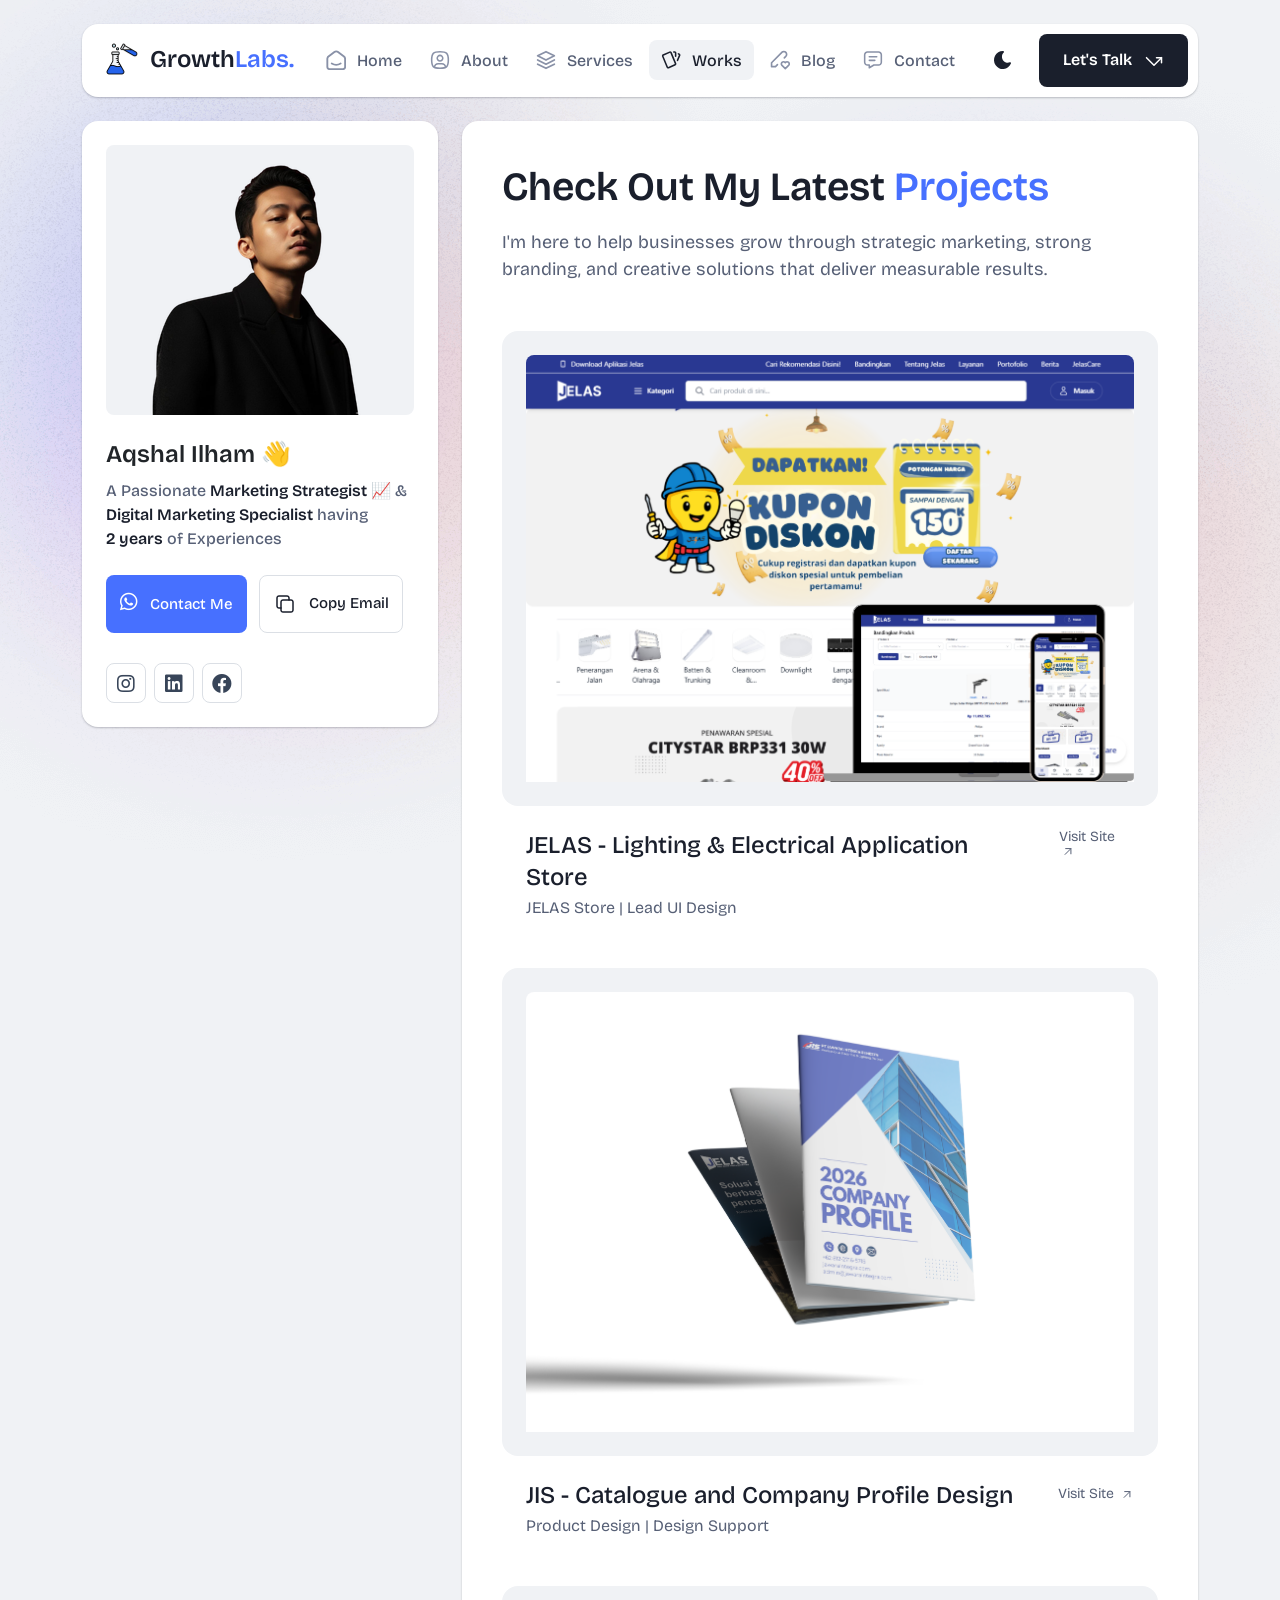
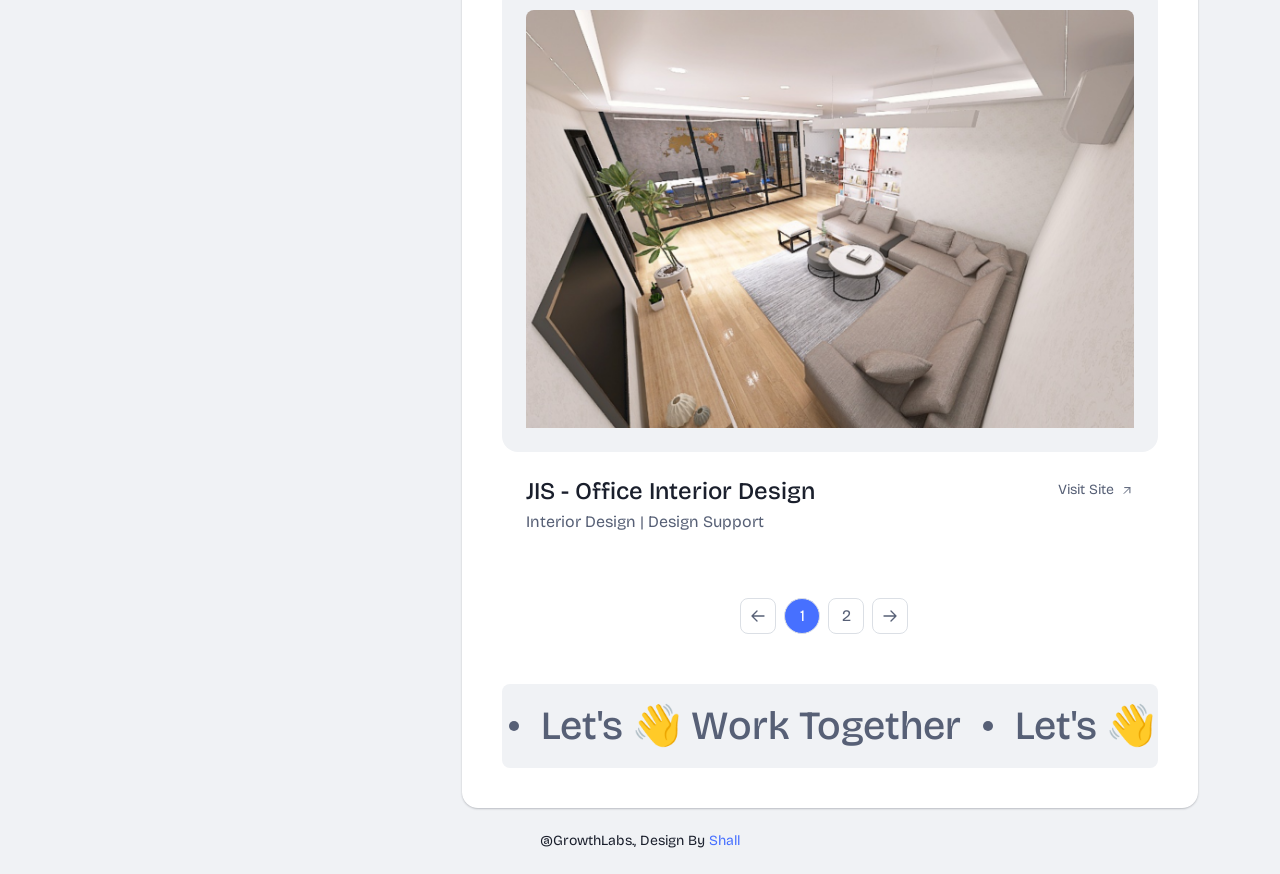
<file: portfolio.html>
<!DOCTYPE html>
<html lang="en">

<head>
  <meta charset="UTF-8">
  <meta http-equiv="X-UA-Compatible" content="IE=edge">
  <title>GrowthLabs - Personal Portfolio</title>
  <meta name="description" content="GrowthLabs - Personal Portfolio">
  <meta name="viewport" content="width=device-width, initial-scale=1">

  <link rel="shortcut icon" type="image/x-icon" href="assets/img/experiment-1.svg">
  <!-- Place favicon.ico in the root directory -->

  <!-- CSS here -->
  <link rel="stylesheet" href="assets/css/bootstrap.min.css">
  <link rel="stylesheet" href="assets/fontawsome/css/all.min.css">
  <link rel="stylesheet" href="assets/fontawsome/css/fontawesome.min.css">
  <link rel="stylesheet" href="assets/css/slick.css">
  <link rel="stylesheet" href="assets/css/magnific-popup.css">
  <link rel="stylesheet" href="assets/css/style.css">
  <link rel="stylesheet" href="assets/css/responsive.css">
</head>

<body>
  <div id="page-content">
    <!-- header part start -->
    <header class="header-area">
      <nav class="navbar">
        <div class="container">
          <div class="menu-container">
            <div class="logo">
              <a class="navbar-brand me-0" href="index.html">
                <img src="assets/img/experiment-1.svg" alt="GrowthLabs" width="32" height="32" class="logo-icon" />
                <span>Growth<span class="primary">Labs.</span></span>
              </a>
            </div>
            <div class="navbar-main d-flex flex-grow-1">
              <div class="logo inner-logo d-block d-xl-none">
                <a class="navbar-brand me-0" href="index.html">
                  <img src="assets/img/experiment-1.svg" alt="GrowthLabs" width="32" height="32" class="logo-icon" />
                  <span>Growth<span class="primary">Labs.</span></span>
                </a>
              </div>
              <ul class="navbar-info mx-auto">
                <li class="nav-item">
                  <a class="nav-link" aria-current="page" href="index.html">
                    <svg class="nav-icon" viewBox="0 0 15 15" fill="none" xmlns="http://www.w3.org/2000/svg">
                      <path
                        d="M13.475 4.92481L9.03083 1.46814C8.64082 1.16473 8.1608 1 7.66667 1C7.17254 1 6.69251 1.16473 6.3025 1.46814L1.8575 4.92481C1.59037 5.13254 1.37424 5.39858 1.22563 5.7026C1.07701 6.00662 0.99984 6.34058 1 6.67897V12.679C1 13.121 1.17559 13.5449 1.48816 13.8575C1.80072 14.17 2.22464 14.3456 2.66667 14.3456H12.6667C13.1087 14.3456 13.5326 14.17 13.8452 13.8575C14.1577 13.5449 14.3333 13.121 14.3333 12.679V6.67897C14.3333 5.99314 14.0167 5.34564 13.475 4.92481Z"
                        stroke-width="1.4" stroke-linecap="round" stroke-linejoin="round" />
                      <path d="M10.9753 10.1665C9.13359 11.2773 6.14859 11.2773 4.30859 10.1665" stroke-width="1.4"
                        stroke-linecap="round" stroke-linejoin="round" />
                    </svg>

                    <span>Home</span>
                  </a>
                </li>
                <li class="nav-item">
                  <a class="nav-link" href="about.html">
                    <svg class="nav-icon" viewBox="0 0 18 18" fill="none" xmlns="http://www.w3.org/2000/svg">
                      <path
                        d="M9 9.8335C9.66304 9.8335 10.2989 9.5701 10.7678 9.10126C11.2366 8.63242 11.5 7.99654 11.5 7.3335C11.5 6.67045 11.2366 6.03457 10.7678 5.56573C10.2989 5.09689 9.66304 4.8335 9 4.8335C8.33696 4.8335 7.70107 5.09689 7.23223 5.56573C6.76339 6.03457 6.5 6.67045 6.5 7.3335C6.5 7.99654 6.76339 8.63242 7.23223 9.10126C7.70107 9.5701 8.33696 9.8335 9 9.8335Z"
                        stroke-width="1.4" stroke-linecap="round" stroke-linejoin="round" />
                      <path
                        d="M9 1.5C15 1.5 16.5 3 16.5 9C16.5 15 15 16.5 9 16.5C3 16.5 1.5 15 1.5 9C1.5 3 3 1.5 9 1.5Z"
                        stroke-width="1.4" stroke-linecap="round" stroke-linejoin="round" />
                      <path
                        d="M4 15.7085V15.6668C4 14.7828 4.35119 13.9349 4.97631 13.3098C5.60143 12.6847 6.44928 12.3335 7.33333 12.3335H10.6667C11.5507 12.3335 12.3986 12.6847 13.0237 13.3098C13.6488 13.9349 14 14.7828 14 15.6668V15.7085"
                        stroke-width="1.4" stroke-linecap="round" stroke-linejoin="round" />
                    </svg>
                    About
                  </a>
                </li>
                <li class="nav-item">
                  <a class="nav-link" href="services.html">
                    <svg class="nav-icon" viewBox="0 0 16 16" fill="none" xmlns="http://www.w3.org/2000/svg">
                      <path d="M7.99967 1.3335L1.33301 4.66683L7.99967 8.00016L14.6663 4.66683L7.99967 1.3335Z"
                        stroke-width="1.4" stroke-linecap="round" stroke-linejoin="round" />
                      <path d="M1.33301 8L7.99967 11.3333L14.6663 8" stroke-width="1.4" stroke-linecap="round"
                        stroke-linejoin="round" />
                      <path d="M1.33301 11.3335L7.99967 14.6668L14.6663 11.3335" stroke-width="1.4"
                        stroke-linecap="round" stroke-linejoin="round" />
                    </svg>
                    Services
                  </a>
                </li>
                <li class="nav-item">
                  <a class="nav-link active" href="portfolio.html">
                    <svg class="nav-icon" viewBox="0 0 18 17" fill="none" xmlns="http://www.w3.org/2000/svg">
                      <path
                        d="M2.00326 3.99733L7.95159 1.40649C8.04974 1.36442 8.15533 1.34243 8.26212 1.34181C8.3689 1.34119 8.47473 1.36196 8.57337 1.40289C8.67201 1.44382 8.76145 1.50408 8.83642 1.58013C8.9114 1.65617 8.97039 1.74646 9.00992 1.84566L13.1133 11.764C13.1985 11.9651 13.2014 12.1917 13.1213 12.3949C13.0412 12.5982 12.8845 12.7618 12.6849 12.8507L6.73742 15.4415C6.63922 15.4837 6.53356 15.5058 6.42668 15.5065C6.3198 15.5072 6.21387 15.4864 6.11514 15.4455C6.0164 15.4046 5.92688 15.3442 5.85184 15.2681C5.7768 15.192 5.71778 15.1016 5.67826 15.0023L1.57492 5.08316C1.48963 4.88204 1.48673 4.65546 1.56684 4.45222C1.64696 4.24898 1.80367 4.08616 2.00326 3.99733Z"
                        stroke-width="1.4" stroke-linecap="round" stroke-linejoin="round" />
                      <path
                        d="M11.5 1.3335H12.3333C12.5543 1.3335 12.7663 1.42129 12.9226 1.57757C13.0789 1.73385 13.1667 1.94582 13.1667 2.16683V5.0835"
                        stroke-width="1.4" stroke-linecap="round" stroke-linejoin="round" />
                      <path
                        d="M15.6663 3C15.8863 3.09333 16.0997 3.18083 16.3063 3.2625C16.5098 3.34882 16.6706 3.51241 16.7534 3.71729C16.8362 3.92217 16.8343 4.15155 16.748 4.355L14.833 8.83334"
                        stroke-width="1.4" stroke-linecap="round" stroke-linejoin="round" />
                    </svg>
                    Works
                  </a>
                </li>
                <li class="nav-item">
                  <a class="nav-link" href="blog.html">
                    <svg class="nav-icon" viewBox="0 0 17 16" fill="none" xmlns="http://www.w3.org/2000/svg">
                      <path
                        d="M12.1663 6.16676L13.4163 4.91676C13.6352 4.69789 13.8088 4.43805 13.9273 4.15208C14.0457 3.86612 14.1067 3.55962 14.1067 3.25009C14.1067 2.94056 14.0457 2.63406 13.9273 2.3481C13.8088 2.06213 13.6352 1.80229 13.4163 1.58342C13.1975 1.36455 12.9376 1.19094 12.6517 1.07248C12.3657 0.954033 12.0592 0.893066 11.7497 0.893066C11.4401 0.893066 11.1336 0.954033 10.8477 1.07248C10.5617 1.19094 10.3019 1.36455 10.083 1.58342L1.33301 10.3334V13.6668H4.66634L6.33301 12.0001"
                        stroke-width="1.4" stroke-linecap="round" stroke-linejoin="round" />
                      <path
                        d="M13.0004 15.3335L15.7921 12.5968C15.9633 12.4307 16.0995 12.232 16.1926 12.0124C16.2857 11.7927 16.3339 11.5567 16.3343 11.3181C16.3347 11.0796 16.2873 10.8434 16.1948 10.6235C16.1024 10.4035 15.9669 10.2044 15.7963 10.0377C15.448 9.69712 14.9806 9.50602 14.4935 9.50509C14.0065 9.50415 13.5383 9.69346 13.1888 10.0327L13.0021 10.216L12.8163 10.0327C12.4681 9.69237 12.0008 9.50143 11.5139 9.50049C11.0271 9.49956 10.5591 9.68871 10.2096 10.0277C10.0383 10.1937 9.9021 10.3924 9.80891 10.612C9.71572 10.8316 9.66746 11.0677 9.667 11.3062C9.66653 11.5447 9.71386 11.781 9.80619 12.0009C9.89853 12.2209 10.034 12.4201 10.2046 12.5868L13.0004 15.3335Z"
                        stroke-width="1.4" stroke-linecap="round" stroke-linejoin="round" />
                    </svg>
                    Blog
                  </a>
                </li>
                <li class="nav-item">
                  <a class="nav-link" href="contact.html">
                    <svg class="nav-icon" viewBox="0 0 18 17" fill="none" xmlns="http://www.w3.org/2000/svg">
                      <path d="M5.66699 5.5H12.3337" stroke-width="1.4" stroke-linecap="round"
                        stroke-linejoin="round" />
                      <path d="M5.66699 8.8335H10.667" stroke-width="1.4" stroke-linecap="round"
                        stroke-linejoin="round" />
                      <path
                        d="M14 1.3335C14.663 1.3335 15.2989 1.59689 15.7678 2.06573C16.2366 2.53457 16.5 3.17045 16.5 3.8335V10.5002C16.5 11.1632 16.2366 11.7991 15.7678 12.2679C15.2989 12.7368 14.663 13.0002 14 13.0002H9.83333L5.66667 15.5002V13.0002H4C3.33696 13.0002 2.70107 12.7368 2.23223 12.2679C1.76339 11.7991 1.5 11.1632 1.5 10.5002V3.8335C1.5 3.17045 1.76339 2.53457 2.23223 2.06573C2.70107 1.59689 3.33696 1.3335 4 1.3335H14Z"
                        stroke-width="1.4" stroke-linecap="round" stroke-linejoin="round" />
                    </svg>
                    Contact
                  </a>
                </li>
              </ul>
              <div class="header-right-info d-flex align-items-center">
                <button class="theme-control-btn">
                  <span class="dark">
                    <svg width="24" height="24" viewBox="0 0 24 24" fill="none" xmlns="http://www.w3.org/2000/svg">
                      <path
                        d="M11.8005 3C10.207 3.0003 8.64356 3.44286 7.27683 4.28049C5.91011 5.11811 4.79139 6.31937 4.04002 7.75612C3.28865 9.19288 2.93281 10.8112 3.01046 12.4386C3.08811 14.0659 3.59633 15.6411 4.48091 16.9963C5.3655 18.3514 6.59326 19.4356 8.03324 20.1333C9.47322 20.8309 11.0714 21.1157 12.6573 20.9574C14.2432 20.7991 15.7573 20.2036 17.0381 19.2344C18.319 18.2652 19.3185 16.9587 19.9301 15.4542C20.2302 14.7162 19.5111 13.9746 18.7875 14.2752C17.5475 14.7888 16.1706 14.8418 14.8963 14.425C13.622 14.0082 12.5308 13.1479 11.8126 11.9937C11.0943 10.8396 10.7943 9.4645 10.9648 8.10764C11.1353 6.75077 11.7655 5.49792 12.7458 4.5669L12.8136 4.4949C13.2986 3.9279 12.913 3.0072 12.1464 3.0072H11.9122L11.8524 3.0018L11.7996 3H11.8005Z"
                        fill="#1A1F2C" />
                    </svg>
                    <small class="theme-text d-block d-xl-none">Change appearance</small>
                  </span>
                  <span class="light">
                    <svg width="24" height="24" viewBox="0 0 24 24" fill="none" xmlns="http://www.w3.org/2000/svg">
                      <path
                        d="M12 19C12.2449 19 12.4813 19.09 12.6644 19.2527C12.8474 19.4155 12.9643 19.6397 12.993 19.883L13 20V21C12.9997 21.2549 12.9021 21.5 12.7272 21.6854C12.5522 21.8707 12.313 21.9822 12.0586 21.9972C11.8042 22.0121 11.5536 21.9293 11.3582 21.7657C11.1627 21.6021 11.0371 21.3701 11.007 21.117L11 21V20C11 19.7348 11.1054 19.4804 11.2929 19.2929C11.4804 19.1054 11.7348 19 12 19Z"
                        fill="#FD7E41" />
                      <path
                        d="M18.3127 16.9099L18.4067 16.9929L19.1067 17.6929C19.2861 17.8729 19.3902 18.1144 19.398 18.3683C19.4057 18.6223 19.3165 18.8697 19.1485 19.0602C18.9804 19.2508 18.7462 19.3702 18.4933 19.3943C18.2403 19.4184 17.9877 19.3454 17.7867 19.1899L17.6927 19.1069L16.9927 18.4069C16.8202 18.2347 16.7165 18.0053 16.7012 17.7619C16.6859 17.5186 16.76 17.278 16.9097 17.0855C17.0593 16.893 17.2741 16.7618 17.5137 16.7166C17.7533 16.6713 18.0012 16.7152 18.2107 16.8399L18.3127 16.9099Z"
                        fill="#FD7E41" />
                      <path
                        d="M7.00747 16.993C7.17965 17.1652 7.28308 17.3943 7.29836 17.6373C7.31364 17.8803 7.23972 18.1206 7.09047 18.313L7.00747 18.407L6.30747 19.107C6.12751 19.2863 5.88604 19.3905 5.63209 19.3982C5.37814 19.406 5.13076 19.3168 4.94019 19.1487C4.74963 18.9807 4.63017 18.7464 4.60607 18.4935C4.58198 18.2406 4.65506 17.988 4.81047 17.787L4.89347 17.693L5.59347 16.993C5.781 16.8055 6.03531 16.7002 6.30047 16.7002C6.56563 16.7002 6.81994 16.8055 7.00747 16.993Z"
                        fill="#FD7E41" />
                      <path
                        d="M3.99987 11C4.25475 11.0003 4.4999 11.0979 4.68524 11.2728C4.87057 11.4478 4.9821 11.687 4.99704 11.9414C5.01198 12.1958 4.92919 12.4464 4.7656 12.6418C4.60201 12.8373 4.36996 12.9629 4.11687 12.993L3.99987 13H2.99987C2.74499 12.9997 2.49984 12.9021 2.3145 12.7272C2.12916 12.5522 2.01763 12.313 2.0027 12.0586C1.98776 11.8042 2.07054 11.5536 2.23413 11.3582C2.39772 11.1627 2.62977 11.0371 2.88287 11.007L2.99987 11H3.99987Z"
                        fill="#FD7E41" />
                      <path
                        d="M20.9999 11C21.2547 11.0003 21.4999 11.0979 21.6852 11.2728C21.8706 11.4478 21.9821 11.687 21.997 11.9414C22.012 12.1958 21.9292 12.4464 21.7656 12.6418C21.602 12.8373 21.37 12.9629 21.1169 12.993L20.9999 13H19.9999C19.745 12.9997 19.4998 12.9021 19.3145 12.7272C19.1292 12.5522 19.0176 12.313 19.0027 12.0586C18.9878 11.8042 19.0705 11.5536 19.2341 11.3582C19.3977 11.1627 19.6298 11.0371 19.8829 11.007L19.9999 11H20.9999Z"
                        fill="#FD7E41" />
                      <path
                        d="M6.21264 4.80985L6.30664 4.89285L7.00664 5.59285C7.18599 5.77281 7.29011 6.01429 7.29787 6.26824C7.30562 6.52219 7.21642 6.76957 7.04839 6.96013C6.88036 7.1507 6.64609 7.27016 6.39316 7.29425C6.14024 7.31834 5.88763 7.24526 5.68664 7.08985L5.59264 7.00685L4.89264 6.30685C4.72073 6.13453 4.61757 5.90543 4.6025 5.66248C4.58744 5.41954 4.6615 5.17945 4.8108 4.98721C4.9601 4.79497 5.1744 4.66378 5.41351 4.61824C5.65262 4.57271 5.90013 4.61594 6.10964 4.73985L6.21264 4.80985Z"
                        fill="#FD7E41" />
                      <path
                        d="M19.1071 4.89288C19.2793 5.06508 19.3827 5.29418 19.398 5.5372C19.4132 5.78023 19.3393 6.02048 19.1901 6.21288L19.1071 6.30688L18.4071 7.00688C18.2271 7.18623 17.9856 7.29036 17.7317 7.29811C17.4777 7.30587 17.2304 7.21667 17.0398 7.04864C16.8492 6.8806 16.7298 6.64633 16.7057 6.39341C16.6816 6.14049 16.7547 5.88788 16.9101 5.68688L16.9931 5.59288L17.6931 4.89288C17.8806 4.70541 18.1349 4.6001 18.4001 4.6001C18.6652 4.6001 18.9196 4.70541 19.1071 4.89288Z"
                        fill="#FD7E41" />
                      <path
                        d="M12 2C12.2449 2.00003 12.4813 2.08996 12.6644 2.25272C12.8474 2.41547 12.9643 2.63975 12.993 2.883L13 3V4C12.9997 4.25488 12.9021 4.50003 12.7272 4.68537C12.5522 4.8707 12.313 4.98223 12.0586 4.99717C11.8042 5.01211 11.5536 4.92933 11.3582 4.76573C11.1627 4.60214 11.0371 4.3701 11.007 4.117L11 4V3C11 2.73478 11.1054 2.48043 11.2929 2.29289C11.4804 2.10536 11.7348 2 12 2Z"
                        fill="#FD7E41" />
                      <path
                        d="M12 7C12.9797 6.99994 13.9378 7.28769 14.7553 7.8275C15.5729 8.36731 16.2138 9.1354 16.5986 10.0364C16.9833 10.9373 17.0949 11.9315 16.9195 12.8953C16.7441 13.8592 16.2893 14.7502 15.6118 15.4579C14.9343 16.1655 14.0638 16.6585 13.1085 16.8756C12.1532 17.0928 11.1552 17.0245 10.2383 16.6793C9.3215 16.334 8.52629 15.7271 7.95146 14.9338C7.37663 14.1405 7.04752 13.1958 7.005 12.217L7 12L7.005 11.783C7.06092 10.4958 7.61161 9.27978 8.54222 8.38866C9.47284 7.49754 10.7115 7.00007 12 7Z"
                        fill="#FD7E41" />
                    </svg>
                    <small class="theme-text d-block d-xl-none">Change appearance</small>
                  </span>
                </button>
                <a href="contact.html" class="lets-talk-btn">
                  Let's Talk
                  <svg class="icon" width="20" height="20" viewBox="0 0 20 20" fill="none"
                    xmlns="http://www.w3.org/2000/svg">
                    <path d="M17.5 11.6665V6.6665H12.5" stroke="white" stroke-width="1.5" stroke-linecap="round"
                      stroke-linejoin="round" />
                    <path d="M17.5 6.6665L10 14.1665L2.5 6.6665" stroke="white" stroke-width="1.5"
                      stroke-linecap="round" stroke-linejoin="round" />
                  </svg>
                </a>
              </div>
            </div>
            <div class="mobile-menu-overlay d-block d-lg-none"></div>
            <div class="mobile-menu-control-bar d-block d-xl-none">
              <button class="mobile-menu-control-bar">
                <i class="fas fa-bars"></i>
              </button>
            </div>
          </div>
        </div>
      </nav>
    </header>
    <!-- header part end -->

    <!-- main area part start -->
    <main>

      <section class="content-box-area mt-4">
        <div class="container">
          <div class="row g-4">
            <div class="col-xl-4">
              <div class="card profile-card">
                <div class="card-body">
                  <div class="image text-center">
                    <img src="assets/img/images/profile.png" alt="profile">
                  </div>
                  <div class="text">
                    <h3 class="card-title">Aqshal Ilham 👋</h3>
                    <p>A Passionate <span>Marketing Strategist</span> 📈 & <span>Digital Marketing Specialist</span> having
                      <span>2
                        years</span> of Experiences</p>
                    <div class="common-button-groups">
                      <a class="btn btn-text" href="https://wa.me/6285731667037" target="_blank">
                        <i class="fab fa-whatsapp" style="font-size: 20px; margin-right: 8px;"></i>
                        Contact Me
                      </a>
                      <button class="btn btn-copy" data-clipboard-text="hi.aqshal@gmail.com">
                        <svg class="icon" width="24" height="24" viewBox="0 0 24 24" fill="none"
                          xmlns="http://www.w3.org/2000/svg">
                          <path
                            d="M8 10C8 9.46957 8.21071 8.96086 8.58579 8.58579C8.96086 8.21071 9.46957 8 10 8H18C18.5304 8 19.0391 8.21071 19.4142 8.58579C19.7893 8.96086 20 9.46957 20 10V18C20 18.5304 19.7893 19.0391 19.4142 19.4142C19.0391 19.7893 18.5304 20 18 20H10C9.46957 20 8.96086 19.7893 8.58579 19.4142C8.21071 19.0391 8 18.5304 8 18V10Z"
                            stroke-width="1.5" stroke-linecap="round" stroke-linejoin="round" />
                          <path
                            d="M16 8V6C16 5.46957 15.7893 4.96086 15.4142 4.58579C15.0391 4.21071 14.5304 4 14 4H6C5.46957 4 4.96086 4.21071 4.58579 4.58579C4.21071 4.96086 4 5.46957 4 6V14C4 14.5304 4.21071 15.0391 4.58579 15.4142C4.96086 15.7893 5.46957 16 6 16H8"
                            stroke-width="1.5" stroke-linecap="round" stroke-linejoin="round" />
                        </svg>
                        Copy Email
                      </button>
                    </div>
                    <div class="social-media-icon">
                      <ul class="list-unstyled">
                        <li><a href="https://www.instagram.com/aqshal.if?igsh=MXhjdWF3YW5qeHcxaQ=="><i class="fab fa-instagram"></i></a></li>
                        <li><a href="https://www.linkedin.com/in/aqshal-ilham/"><i class="fab fa-linkedin"></i></a></li>
                        <li><a href="https://www.facebook.com/aqshal.ilham.984/"><i class="fab fa-facebook"></i></a></li>
                      </ul>
                    </div>
                  </div>
                </div>
              </div>
            </div>
            <div class="col-xl-8">
              <div class="card content-box-card">
                <div class="card-body portfolio-card">
                  <div class="top-info">
                    <div class="text">
                      <h1 class="main-title">Check Out My Latest <span>Projects</span></h1>
                      <p>I'm here to help businesses grow through strategic marketing, strong branding, and creative solutions that deliver measurable results.</p>
                    </div>
                  </div>
                  <div class="portfolio-area portfolio-slider">
                    <div class="row g-4 parent-container">
                      <div class="col-lg-12 portfolio-page page-1">
                        <div class="portfolio-item">
                          <div class="image">
                            <img src="assets/img/projects/project-1.png" alt="project-1" class="img-fluid w-100">
                            <a href="assets/img/projects/project-1.png"
                              class="gallery-popup full-image-preview parent-container">
                              <svg class="icon" xmlns="http://www.w3.org/2000/svg" viewBox="0 0 20 20" fill="none"
                                stroke="currentColor" stroke-linecap="round" stroke-linejoin="round" stroke-width="1.5">
                                <path d="M10 4.167v11.666M4.167 10h11.666"></path>
                              </svg>
                            </a>
                          </div>
                          <div class="text">
                            <div class="info">
                              <a href="portfolio-details.html" class="title">JELAS - Lighting & Electrical Application Store</a>
                              <p class="subtitle">JELAS Store | Lead UI Design</p>
                            </div>
                            <div class="visite-btn">
                              <a href="portfolio-details.html">Visit Site
                                <svg class="arrow-up" width="14" height="15" viewBox="0 0 14 15" fill="none"
                                  xmlns="http://www.w3.org/2000/svg">
                                  <path d="M9.91634 4.5835L4.08301 10.4168" stroke-linecap="round"
                                    stroke-linejoin="round"></path>
                                  <path d="M4.66699 4.5835H9.91699V9.8335" stroke-linecap="round"
                                    stroke-linejoin="round"></path>
                                </svg>
                              </a>
                            </div>
                          </div>
                        </div>
                      </div>
                      <div class="col-lg-12 portfolio-page page-1">
                        <div class="portfolio-item">
                          <div class="image">
                            <img src="assets/img/projects/project-2.png" alt="project-2" class="img-fluid w-100">
                            <a href="assets/img/projects/project-2.png"
                              class="gallery-popup full-image-preview parent-container">
                              <svg class="icon" xmlns="http://www.w3.org/2000/svg" viewBox="0 0 20 20" fill="none"
                                stroke="currentColor" stroke-linecap="round" stroke-linejoin="round" stroke-width="1.5">
                                <path d="M10 4.167v11.666M4.167 10h11.666"></path>
                              </svg>
                            </a>
                          </div>
                          <div class="text">
                            <div class="info">
                              <a href="portfolio-details-2.html" class="title">JIS - Catalogue and Company Profile Design</a>
                              <p class="subtitle">Product Design | Design Support</p>
                            </div>
                            <div class="visite-btn">
                              <a href="portfolio-details-2.html">Visit Site
                                <svg class="arrow-up" width="14" height="15" viewBox="0 0 14 15" fill="none"
                                  xmlns="http://www.w3.org/2000/svg">
                                  <path d="M9.91634 4.5835L4.08301 10.4168" stroke-linecap="round"
                                    stroke-linejoin="round"></path>
                                  <path d="M4.66699 4.5835H9.91699V9.8335" stroke-linecap="round"
                                    stroke-linejoin="round"></path>
                                </svg>
                              </a>
                            </div>
                          </div>
                        </div>
                      </div>
                      <div class="col-lg-12 portfolio-page page-1">
                        <div class="portfolio-item">
                          <div class="image">
                            <img src="assets/img/projects/project-3.png" alt="project-3" class="img-fluid w-100">
                            <a href="assets/img/projects/project-3.png"
                              class="gallery-popup full-image-preview parent-container">
                              <svg class="icon" xmlns="http://www.w3.org/2000/svg" viewBox="0 0 20 20" fill="none"
                                stroke="currentColor" stroke-linecap="round" stroke-linejoin="round" stroke-width="1.5">
                                <path d="M10 4.167v11.666M4.167 10h11.666"></path>
                              </svg>
                            </a>
                          </div>
                          <div class="text">
                            <div class="info">
                              <a href="portfolio-details-3.html" class="title">JIS - Office Interior Design</a>
                              <p class="subtitle">Interior Design | Design Support</p>
                            </div>
                            <div class="visite-btn">
                              <a href="portfolio-details-3.html">Visit Site
                                <svg class="arrow-up" width="14" height="15" viewBox="0 0 14 15" fill="none"
                                  xmlns="http://www.w3.org/2000/svg">
                                  <path d="M9.91634 4.5835L4.08301 10.4168" stroke-linecap="round"
                                    stroke-linejoin="round"></path>
                                  <path d="M4.66699 4.5835H9.91699V9.8335" stroke-linecap="round"
                                    stroke-linejoin="round"></path>
                                </svg>
                              </a>
                            </div>
                          </div>
                        </div>
                      </div>
                      <div class="col-lg-12 portfolio-page page-2">
                        <div class="portfolio-item">
                          <div class="image">
                            <img src="assets/img/projects/project-4.png" alt="project-4" class="img-fluid w-100">
                            <a href="assets/img/projects/project-4.png"
                              class="gallery-popup full-image-preview parent-container">
                              <svg class="icon" xmlns="http://www.w3.org/2000/svg" viewBox="0 0 20 20" fill="none"
                                stroke="currentColor" stroke-linecap="round" stroke-linejoin="round" stroke-width="1.5">
                                <path d="M10 4.167v11.666M4.167 10h11.666"></path>
                              </svg>
                            </a>
                          </div>
                          <div class="text">
                            <div class="info">
                              <a href="portfolio-details-4.html" class="title">DMJ - Gathering Event support by Philips</a>
                              <p class="subtitle">Gathering Event | Lead Event</p>
                            </div>
                            <div class="visite-btn">
                              <a href="portfolio-details-4.html">Visit Site
                                <svg class="arrow-up" width="14" height="15" viewBox="0 0 14 15" fill="none"
                                  xmlns="http://www.w3.org/2000/svg">
                                  <path d="M9.91634 4.5835L4.08301 10.4168" stroke-linecap="round"
                                    stroke-linejoin="round"></path>
                                  <path d="M4.66699 4.5835H9.91699V9.8335" stroke-linecap="round"
                                    stroke-linejoin="round"></path>
                                </svg>
                              </a>
                            </div>
                          </div>
                        </div>
                        <div class="col-lg-12 portfolio-page page-2">
                        <div class="portfolio-item">
                          <div class="image">
                            <img src="assets/img/projects/project-5.png" alt="project-5" class="img-fluid w-100">
                            <a href="assets/img/projects/project-5.png"
                              class="gallery-popup full-image-preview parent-container">
                              <svg class="icon" xmlns="http://www.w3.org/2000/svg" viewBox="0 0 20 20" fill="none"
                                stroke="currentColor" stroke-linecap="round" stroke-linejoin="round" stroke-width="1.5">
                                <path d="M10 4.167v11.666M4.167 10h11.666"></path>
                              </svg>
                            </a>
                          </div>
                          <div class="text">
                            <div class="info">
                              <a href="portfolio-details-5.html" class="title">JELAS - Optimizing Social Media</a>
                              <p class="subtitle">JELAS Store Instagram | Social Media Build</p>
                            </div>
                            <div class="visite-btn">
                              <a href="portfolio-details-5.html">Visit Site
                                <svg class="arrow-up" width="14" height="15" viewBox="0 0 14 15" fill="none"
                                  xmlns="http://www.w3.org/2000/svg">
                                  <path d="M9.91634 4.5835L4.08301 10.4168" stroke-linecap="round"
                                    stroke-linejoin="round"></path>
                                  <path d="M4.66699 4.5835H9.91699V9.8335" stroke-linecap="round"
                                    stroke-linejoin="round"></path>
                                </svg>
                              </a>
                            </div>
                          </div>
                        </div>
                      </div>
                    </div>
                    <div class="pagination">
                      <ul class="list-unstyled">
                        <li class="prev">
                          <button id="prev-page-btn">
                            <svg class="icon" xmlns="http://www.w3.org/2000/svg" fill="none" viewBox="0 0 24 24"
                              stroke-width="2" stroke="currentColor">
                              <path stroke-linecap="round" stroke-linejoin="round"
                                d="M10.5 19.5 3 12m0 0 7.5-7.5M3 12h18"></path>
                            </svg>
                          </button>
                        </li>
                        <li><button class="page-btn active" data-page="1">1</button></li>
                        <li><button class="page-btn" data-page="2">2</button></li>
                        <li class="next">
                          <button id="next-page-btn">
                            <svg class="icon" xmlns="http://www.w3.org/2000/svg" fill="none" viewBox="0 0 24 24"
                              stroke-width="2" stroke="currentColor">
                              <path stroke-linecap="round" stroke-linejoin="round"
                                d="M13.5 4.5 21 12m0 0-7.5 7.5M21 12H3"></path>
                            </svg>
                          </button>
                        </li>
                      </ul>
                    </div>
                  </div>

                  <div class="work-together-slider">
                    <div class="slider-main d-flex gap-4 align-items-center">
                      <div class="slider-item">
                        <a href="contact.html">Let's 👋 Work Together</a>
                        <a href="contact.html">Let's 👋 Work Together</a>
                      </div>
                      <div class="slider-item">
                        <a href="contact.html">Let's 👋 Work Together</a>
                        <a href="contact.html">Let's 👋 Work Together</a>
                      </div>
                    </div>
                  </div>
                </div>
              </div>
            </div>
          </div>
        </div>
      </section>

      <!-- background shape area start -->
      <div class="background-shapes">
        <div class="shape-1 common-shape">
          <img src="assets/img/bg/banner-shape-1.png" alt="banner-shape-1">
        </div>
        <div class="shape-2 common-shape">
          <img src="assets/img/bg/banner-shape-1.png" alt="banner-shape-1">
        </div>
        <div class="threed-shape-1 move-with-cursor" data-value="1">
          <img src="assets/img/bg/object-3d-1.png" alt="object-3d-1">
        </div>
        <div class="threed-shape-2 move-with-cursor" data-value="1">
          <img src="assets/img/bg/object-3d-2.png" alt="object-3d-2">
        </div>
      </div>
      <!-- background shape area end -->
    </main>
    <!-- main area part end -->

    <!-- footer part start -->
    <footer class="footer-area">
      <div class="container">
        <div class="text text-center">
          <p>@GrowthLabs., Design By <a href="#">Shall</a></p>
        </div>
      </div>
    </footer>
    <!-- footer part end -->
  </div>

  <!-- JS here -->
  <script src="assets/js/vendor/jquery-3.6.0.min.js"></script>
  <script src="assets/js/bootstrap.bundle.min.js"></script>
  <script src="assets/js/jquery.magnific-popup.min.js"></script>
  <script src="assets/js/ajax-form.js"></script>
  <script src="assets/js/clipboard.min.js"></script>
  <script src="assets/js/slick.min.js"></script>
  <script src="assets/js/script.js"></script>
</body>


</html>
</file>
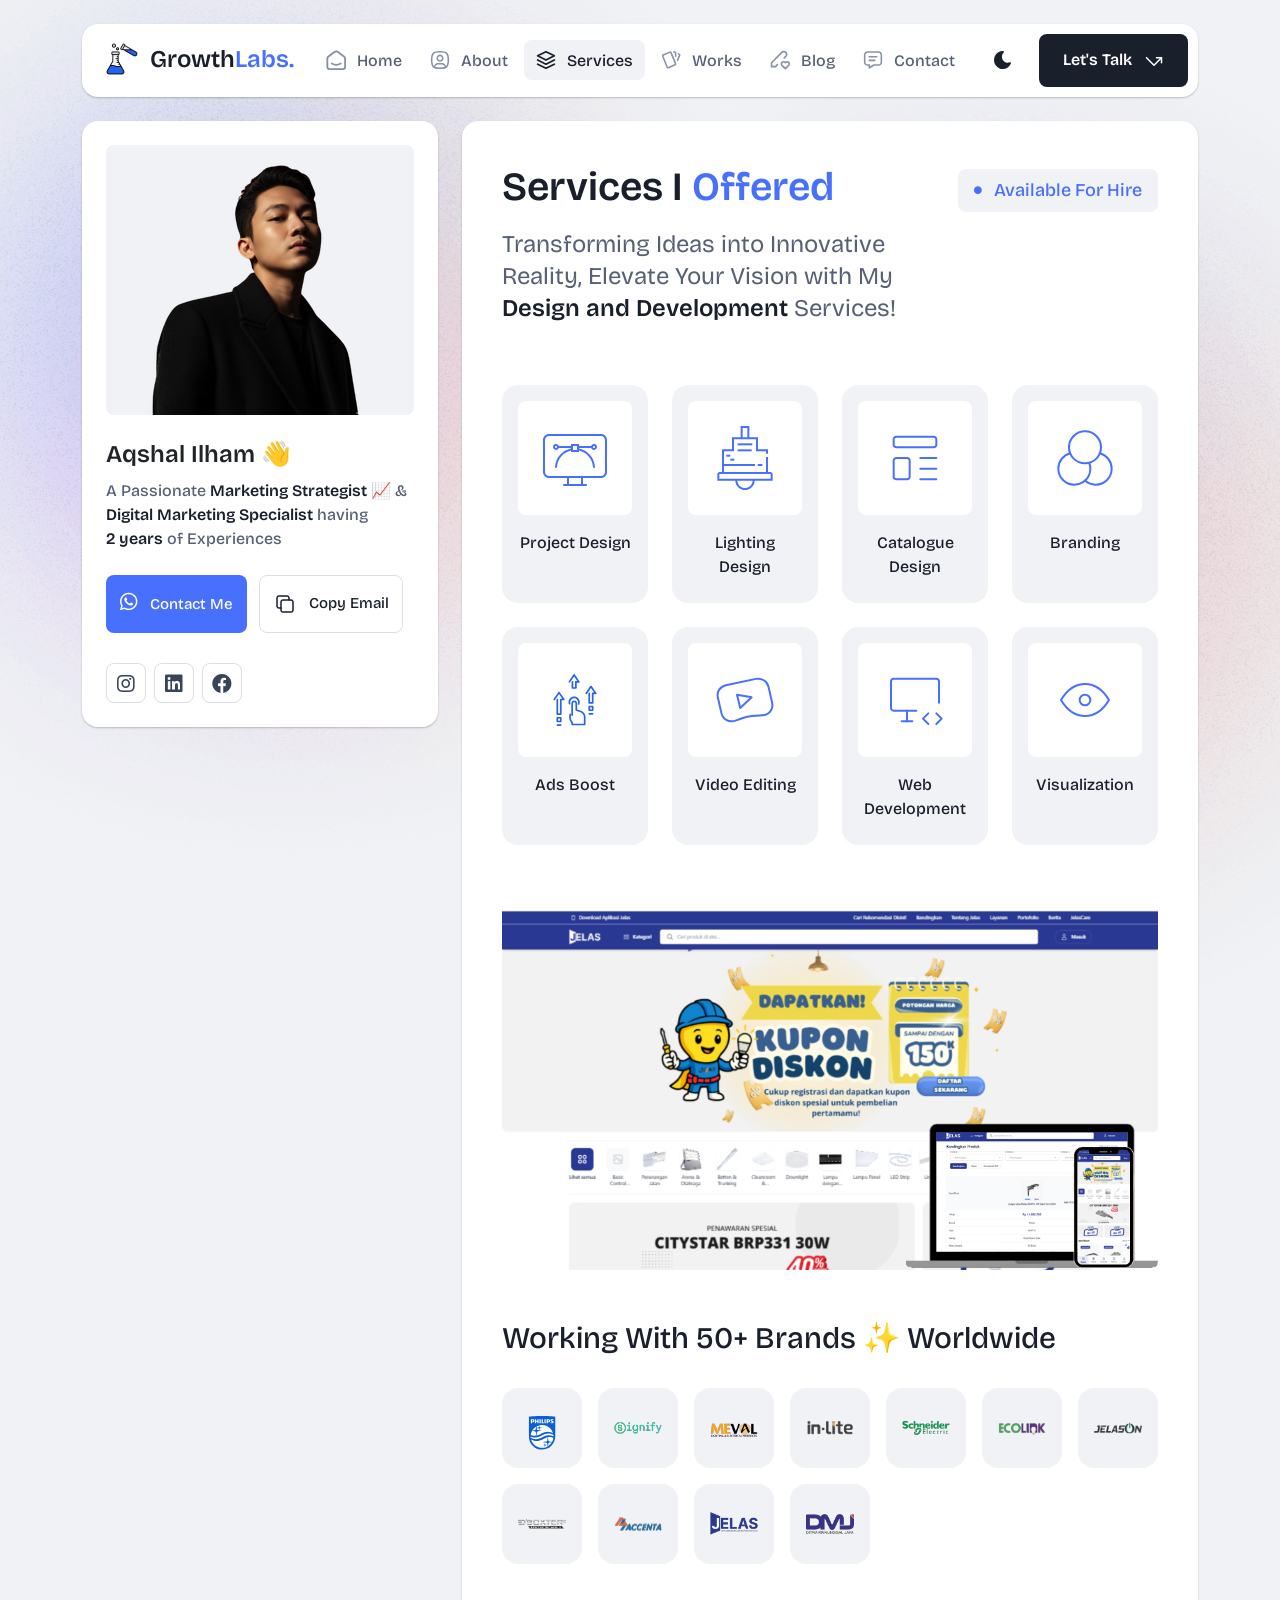
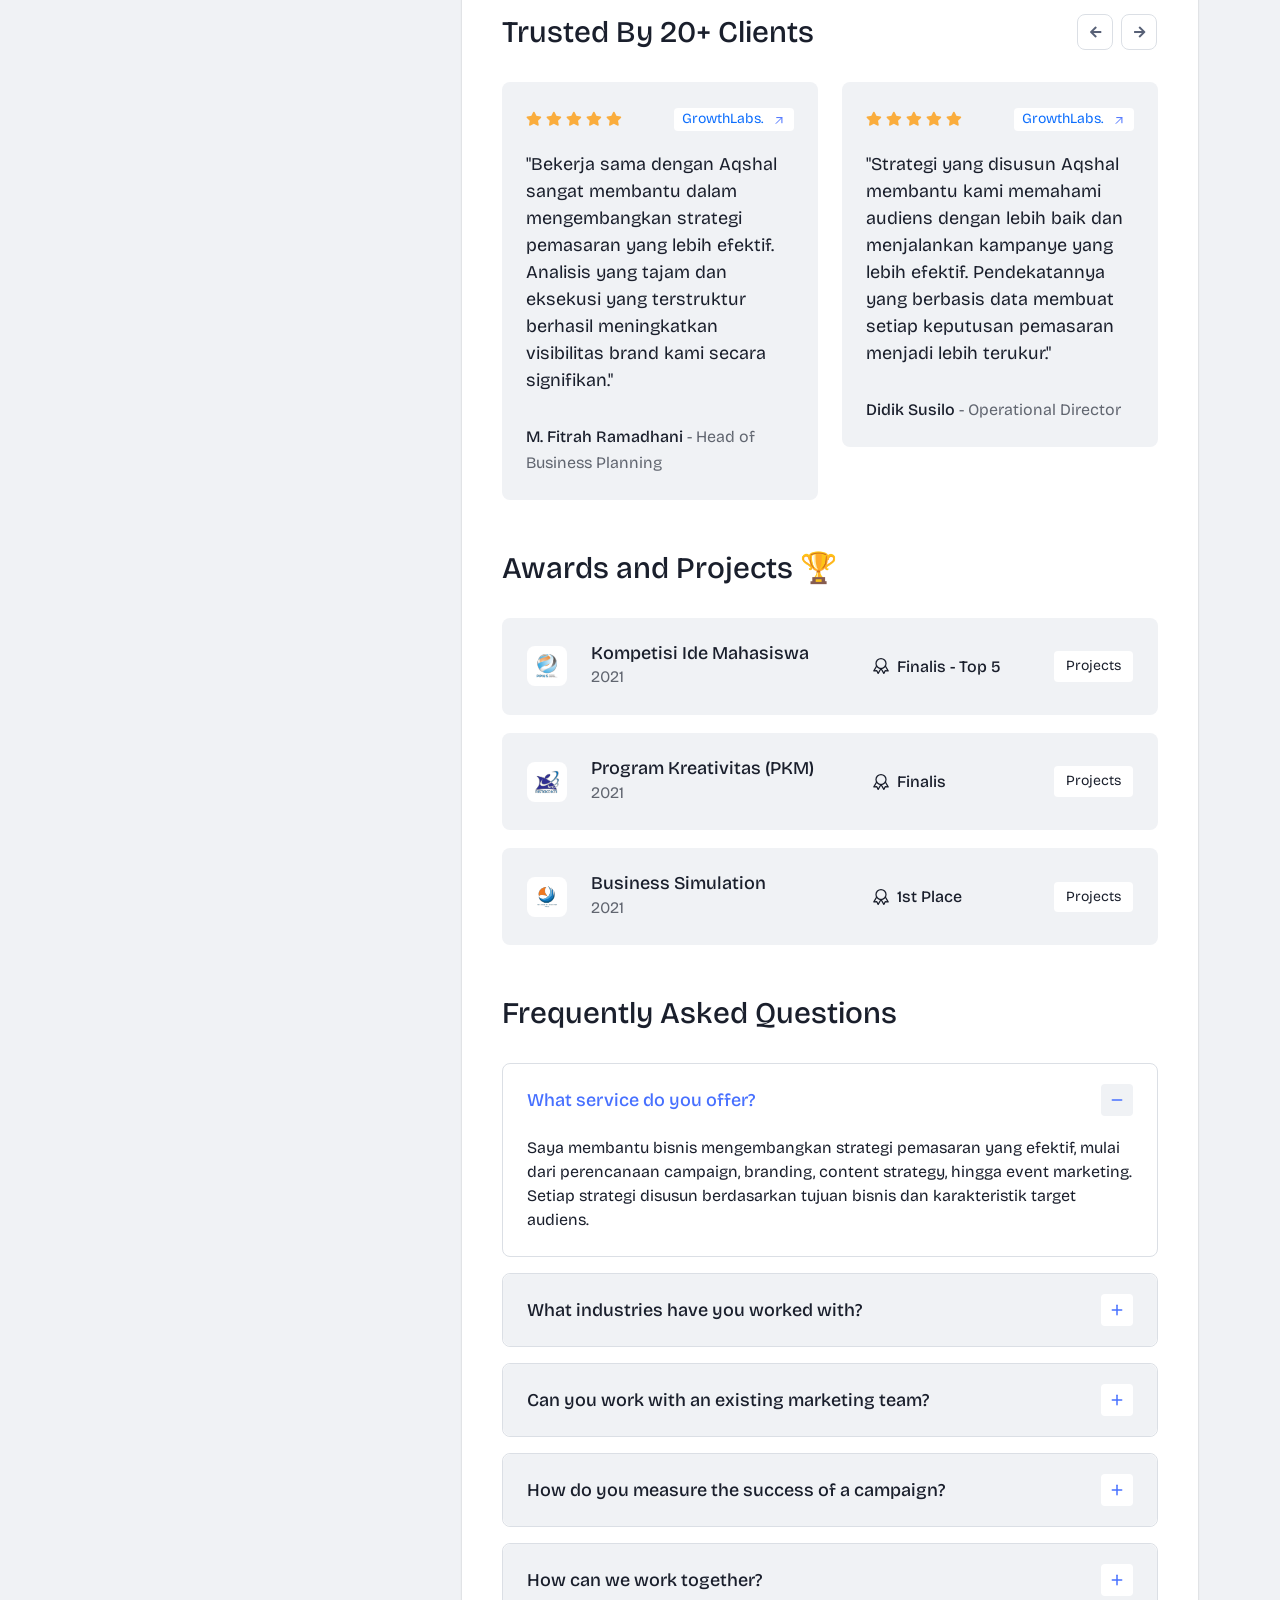
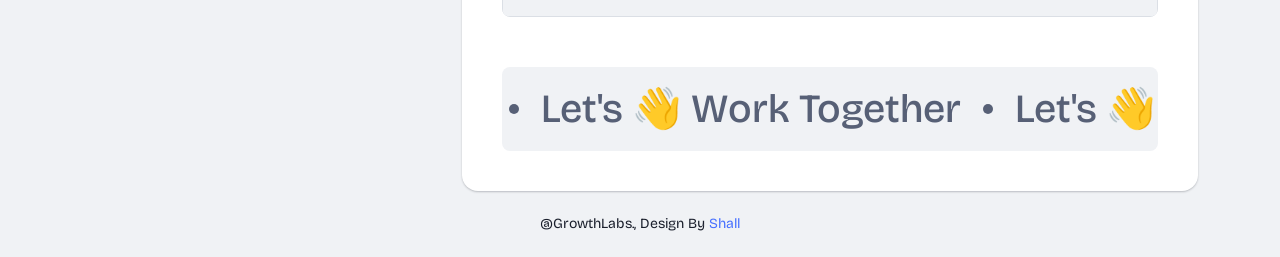
<file: services.html>
<!DOCTYPE html>
<html lang="en">

<head>
  <meta charset="UTF-8">
  <meta http-equiv="X-UA-Compatible" content="IE=edge">
  <title>GrowthLabs - Personal Portfolio</title>
  <meta name="description" content="GrowthLabs - Personal Portfolio">
  <meta name="viewport" content="width=device-width, initial-scale=1">

  <link rel="shortcut icon" type="image/x-icon" href="assets/img/experiment-1.svg">
  <!-- Place favicon.ico in the root directory -->

  <!-- CSS here -->
  <link rel="stylesheet" href="assets/css/bootstrap.min.css">
  <link rel="stylesheet" href="assets/fontawsome/css/all.min.css">
  <link rel="stylesheet" href="assets/fontawsome/css/fontawesome.min.css">
  <link rel="stylesheet" href="assets/css/slick.css">
  <link rel="stylesheet" href="assets/css/magnific-popup.css">
  <link rel="stylesheet" href="assets/css/style.css">
  <link rel="stylesheet" href="assets/css/responsive.css">
</head>

<body>
  <div id="page-content">
    <!-- header part start -->
    <header class="header-area">
      <nav class="navbar">
        <div class="container">
          <div class="menu-container">
            <div class="logo">
              <a class="navbar-brand me-0" href="index.html">
                <img src="assets/img/experiment-1.svg" alt="GrowthLabs" width="32" height="32" class="logo-icon" />
                <span>Growth<span class="primary">Labs.</span></span>
              </a>
            </div>
            <div class="navbar-main d-flex flex-grow-1">
              <div class="logo inner-logo d-block d-xl-none">
                <a class="navbar-brand me-0" href="index.html">
                  <img src="assets/img/experiment-1.svg" alt="GrowthLabs" width="32" height="32" class="logo-icon" />
                  <span>Growth<span class="primary">Labs.</span></span>
                </a>
              </div>
              <ul class="navbar-info mx-auto">
                <li class="nav-item">
                  <a class="nav-link" aria-current="page" href="index.html">
                    <svg class="nav-icon" viewBox="0 0 15 15" fill="none" xmlns="http://www.w3.org/2000/svg">
                      <path
                        d="M13.475 4.92481L9.03083 1.46814C8.64082 1.16473 8.1608 1 7.66667 1C7.17254 1 6.69251 1.16473 6.3025 1.46814L1.8575 4.92481C1.59037 5.13254 1.37424 5.39858 1.22563 5.7026C1.07701 6.00662 0.99984 6.34058 1 6.67897V12.679C1 13.121 1.17559 13.5449 1.48816 13.8575C1.80072 14.17 2.22464 14.3456 2.66667 14.3456H12.6667C13.1087 14.3456 13.5326 14.17 13.8452 13.8575C14.1577 13.5449 14.3333 13.121 14.3333 12.679V6.67897C14.3333 5.99314 14.0167 5.34564 13.475 4.92481Z"
                        stroke-width="1.4" stroke-linecap="round" stroke-linejoin="round" />
                      <path d="M10.9753 10.1665C9.13359 11.2773 6.14859 11.2773 4.30859 10.1665" stroke-width="1.4"
                        stroke-linecap="round" stroke-linejoin="round" />
                    </svg>

                    <span>Home</span>
                  </a>
                </li>
                <li class="nav-item">
                  <a class="nav-link" href="about.html">
                    <svg class="nav-icon" viewBox="0 0 18 18" fill="none" xmlns="http://www.w3.org/2000/svg">
                      <path
                        d="M9 9.8335C9.66304 9.8335 10.2989 9.5701 10.7678 9.10126C11.2366 8.63242 11.5 7.99654 11.5 7.3335C11.5 6.67045 11.2366 6.03457 10.7678 5.56573C10.2989 5.09689 9.66304 4.8335 9 4.8335C8.33696 4.8335 7.70107 5.09689 7.23223 5.56573C6.76339 6.03457 6.5 6.67045 6.5 7.3335C6.5 7.99654 6.76339 8.63242 7.23223 9.10126C7.70107 9.5701 8.33696 9.8335 9 9.8335Z"
                        stroke-width="1.4" stroke-linecap="round" stroke-linejoin="round" />
                      <path
                        d="M9 1.5C15 1.5 16.5 3 16.5 9C16.5 15 15 16.5 9 16.5C3 16.5 1.5 15 1.5 9C1.5 3 3 1.5 9 1.5Z"
                        stroke-width="1.4" stroke-linecap="round" stroke-linejoin="round" />
                      <path
                        d="M4 15.7085V15.6668C4 14.7828 4.35119 13.9349 4.97631 13.3098C5.60143 12.6847 6.44928 12.3335 7.33333 12.3335H10.6667C11.5507 12.3335 12.3986 12.6847 13.0237 13.3098C13.6488 13.9349 14 14.7828 14 15.6668V15.7085"
                        stroke-width="1.4" stroke-linecap="round" stroke-linejoin="round" />
                    </svg>
                    About
                  </a>
                </li>
                <li class="nav-item">
                  <a class="nav-link active" href="services.html">
                    <svg class="nav-icon" viewBox="0 0 16 16" fill="none" xmlns="http://www.w3.org/2000/svg">
                      <path d="M7.99967 1.3335L1.33301 4.66683L7.99967 8.00016L14.6663 4.66683L7.99967 1.3335Z"
                        stroke-width="1.4" stroke-linecap="round" stroke-linejoin="round" />
                      <path d="M1.33301 8L7.99967 11.3333L14.6663 8" stroke-width="1.4" stroke-linecap="round"
                        stroke-linejoin="round" />
                      <path d="M1.33301 11.3335L7.99967 14.6668L14.6663 11.3335" stroke-width="1.4"
                        stroke-linecap="round" stroke-linejoin="round" />
                    </svg>
                    Services
                  </a>
                </li>
                <li class="nav-item">
                  <a class="nav-link" href="portfolio.html">
                    <svg class="nav-icon" viewBox="0 0 18 17" fill="none" xmlns="http://www.w3.org/2000/svg">
                      <path
                        d="M2.00326 3.99733L7.95159 1.40649C8.04974 1.36442 8.15533 1.34243 8.26212 1.34181C8.3689 1.34119 8.47473 1.36196 8.57337 1.40289C8.67201 1.44382 8.76145 1.50408 8.83642 1.58013C8.9114 1.65617 8.97039 1.74646 9.00992 1.84566L13.1133 11.764C13.1985 11.9651 13.2014 12.1917 13.1213 12.3949C13.0412 12.5982 12.8845 12.7618 12.6849 12.8507L6.73742 15.4415C6.63922 15.4837 6.53356 15.5058 6.42668 15.5065C6.3198 15.5072 6.21387 15.4864 6.11514 15.4455C6.0164 15.4046 5.92688 15.3442 5.85184 15.2681C5.7768 15.192 5.71778 15.1016 5.67826 15.0023L1.57492 5.08316C1.48963 4.88204 1.48673 4.65546 1.56684 4.45222C1.64696 4.24898 1.80367 4.08616 2.00326 3.99733Z"
                        stroke-width="1.4" stroke-linecap="round" stroke-linejoin="round" />
                      <path
                        d="M11.5 1.3335H12.3333C12.5543 1.3335 12.7663 1.42129 12.9226 1.57757C13.0789 1.73385 13.1667 1.94582 13.1667 2.16683V5.0835"
                        stroke-width="1.4" stroke-linecap="round" stroke-linejoin="round" />
                      <path
                        d="M15.6663 3C15.8863 3.09333 16.0997 3.18083 16.3063 3.2625C16.5098 3.34882 16.6706 3.51241 16.7534 3.71729C16.8362 3.92217 16.8343 4.15155 16.748 4.355L14.833 8.83334"
                        stroke-width="1.4" stroke-linecap="round" stroke-linejoin="round" />
                    </svg>
                    Works
                  </a>
                </li>
                <li class="nav-item">
                  <a class="nav-link" href="blog.html">
                    <svg class="nav-icon" viewBox="0 0 17 16" fill="none" xmlns="http://www.w3.org/2000/svg">
                      <path
                        d="M12.1663 6.16676L13.4163 4.91676C13.6352 4.69789 13.8088 4.43805 13.9273 4.15208C14.0457 3.86612 14.1067 3.55962 14.1067 3.25009C14.1067 2.94056 14.0457 2.63406 13.9273 2.3481C13.8088 2.06213 13.6352 1.80229 13.4163 1.58342C13.1975 1.36455 12.9376 1.19094 12.6517 1.07248C12.3657 0.954033 12.0592 0.893066 11.7497 0.893066C11.4401 0.893066 11.1336 0.954033 10.8477 1.07248C10.5617 1.19094 10.3019 1.36455 10.083 1.58342L1.33301 10.3334V13.6668H4.66634L6.33301 12.0001"
                        stroke-width="1.4" stroke-linecap="round" stroke-linejoin="round" />
                      <path
                        d="M13.0004 15.3335L15.7921 12.5968C15.9633 12.4307 16.0995 12.232 16.1926 12.0124C16.2857 11.7927 16.3339 11.5567 16.3343 11.3181C16.3347 11.0796 16.2873 10.8434 16.1948 10.6235C16.1024 10.4035 15.9669 10.2044 15.7963 10.0377C15.448 9.69712 14.9806 9.50602 14.4935 9.50509C14.0065 9.50415 13.5383 9.69346 13.1888 10.0327L13.0021 10.216L12.8163 10.0327C12.4681 9.69237 12.0008 9.50143 11.5139 9.50049C11.0271 9.49956 10.5591 9.68871 10.2096 10.0277C10.0383 10.1937 9.9021 10.3924 9.80891 10.612C9.71572 10.8316 9.66746 11.0677 9.667 11.3062C9.66653 11.5447 9.71386 11.781 9.80619 12.0009C9.89853 12.2209 10.034 12.4201 10.2046 12.5868L13.0004 15.3335Z"
                        stroke-width="1.4" stroke-linecap="round" stroke-linejoin="round" />
                    </svg>
                    Blog
                  </a>
                </li>
                <li class="nav-item">
                  <a class="nav-link" href="contact.html">
                    <svg class="nav-icon" viewBox="0 0 18 17" fill="none" xmlns="http://www.w3.org/2000/svg">
                      <path d="M5.66699 5.5H12.3337" stroke-width="1.4" stroke-linecap="round"
                        stroke-linejoin="round" />
                      <path d="M5.66699 8.8335H10.667" stroke-width="1.4" stroke-linecap="round"
                        stroke-linejoin="round" />
                      <path
                        d="M14 1.3335C14.663 1.3335 15.2989 1.59689 15.7678 2.06573C16.2366 2.53457 16.5 3.17045 16.5 3.8335V10.5002C16.5 11.1632 16.2366 11.7991 15.7678 12.2679C15.2989 12.7368 14.663 13.0002 14 13.0002H9.83333L5.66667 15.5002V13.0002H4C3.33696 13.0002 2.70107 12.7368 2.23223 12.2679C1.76339 11.7991 1.5 11.1632 1.5 10.5002V3.8335C1.5 3.17045 1.76339 2.53457 2.23223 2.06573C2.70107 1.59689 3.33696 1.3335 4 1.3335H14Z"
                        stroke-width="1.4" stroke-linecap="round" stroke-linejoin="round" />
                    </svg>
                    Contact
                  </a>
                </li>
              </ul>
              <div class="header-right-info d-flex align-items-center">
                <button class="theme-control-btn">
                  <span class="dark">
                    <svg width="24" height="24" viewBox="0 0 24 24" fill="none" xmlns="http://www.w3.org/2000/svg">
                      <path
                        d="M11.8005 3C10.207 3.0003 8.64356 3.44286 7.27683 4.28049C5.91011 5.11811 4.79139 6.31937 4.04002 7.75612C3.28865 9.19288 2.93281 10.8112 3.01046 12.4386C3.08811 14.0659 3.59633 15.6411 4.48091 16.9963C5.3655 18.3514 6.59326 19.4356 8.03324 20.1333C9.47322 20.8309 11.0714 21.1157 12.6573 20.9574C14.2432 20.7991 15.7573 20.2036 17.0381 19.2344C18.319 18.2652 19.3185 16.9587 19.9301 15.4542C20.2302 14.7162 19.5111 13.9746 18.7875 14.2752C17.5475 14.7888 16.1706 14.8418 14.8963 14.425C13.622 14.0082 12.5308 13.1479 11.8126 11.9937C11.0943 10.8396 10.7943 9.4645 10.9648 8.10764C11.1353 6.75077 11.7655 5.49792 12.7458 4.5669L12.8136 4.4949C13.2986 3.9279 12.913 3.0072 12.1464 3.0072H11.9122L11.8524 3.0018L11.7996 3H11.8005Z"
                        fill="#1A1F2C" />
                    </svg>
                    <small class="theme-text d-block d-xl-none">Change appearance</small>
                  </span>
                  <span class="light">
                    <svg width="24" height="24" viewBox="0 0 24 24" fill="none" xmlns="http://www.w3.org/2000/svg">
                      <path
                        d="M12 19C12.2449 19 12.4813 19.09 12.6644 19.2527C12.8474 19.4155 12.9643 19.6397 12.993 19.883L13 20V21C12.9997 21.2549 12.9021 21.5 12.7272 21.6854C12.5522 21.8707 12.313 21.9822 12.0586 21.9972C11.8042 22.0121 11.5536 21.9293 11.3582 21.7657C11.1627 21.6021 11.0371 21.3701 11.007 21.117L11 21V20C11 19.7348 11.1054 19.4804 11.2929 19.2929C11.4804 19.1054 11.7348 19 12 19Z"
                        fill="#FD7E41" />
                      <path
                        d="M18.3127 16.9099L18.4067 16.9929L19.1067 17.6929C19.2861 17.8729 19.3902 18.1144 19.398 18.3683C19.4057 18.6223 19.3165 18.8697 19.1485 19.0602C18.9804 19.2508 18.7462 19.3702 18.4933 19.3943C18.2403 19.4184 17.9877 19.3454 17.7867 19.1899L17.6927 19.1069L16.9927 18.4069C16.8202 18.2347 16.7165 18.0053 16.7012 17.7619C16.6859 17.5186 16.76 17.278 16.9097 17.0855C17.0593 16.893 17.2741 16.7618 17.5137 16.7166C17.7533 16.6713 18.0012 16.7152 18.2107 16.8399L18.3127 16.9099Z"
                        fill="#FD7E41" />
                      <path
                        d="M7.00747 16.993C7.17965 17.1652 7.28308 17.3943 7.29836 17.6373C7.31364 17.8803 7.23972 18.1206 7.09047 18.313L7.00747 18.407L6.30747 19.107C6.12751 19.2863 5.88604 19.3905 5.63209 19.3982C5.37814 19.406 5.13076 19.3168 4.94019 19.1487C4.74963 18.9807 4.63017 18.7464 4.60607 18.4935C4.58198 18.2406 4.65506 17.988 4.81047 17.787L4.89347 17.693L5.59347 16.993C5.781 16.8055 6.03531 16.7002 6.30047 16.7002C6.56563 16.7002 6.81994 16.8055 7.00747 16.993Z"
                        fill="#FD7E41" />
                      <path
                        d="M3.99987 11C4.25475 11.0003 4.4999 11.0979 4.68524 11.2728C4.87057 11.4478 4.9821 11.687 4.99704 11.9414C5.01198 12.1958 4.92919 12.4464 4.7656 12.6418C4.60201 12.8373 4.36996 12.9629 4.11687 12.993L3.99987 13H2.99987C2.74499 12.9997 2.49984 12.9021 2.3145 12.7272C2.12916 12.5522 2.01763 12.313 2.0027 12.0586C1.98776 11.8042 2.07054 11.5536 2.23413 11.3582C2.39772 11.1627 2.62977 11.0371 2.88287 11.007L2.99987 11H3.99987Z"
                        fill="#FD7E41" />
                      <path
                        d="M20.9999 11C21.2547 11.0003 21.4999 11.0979 21.6852 11.2728C21.8706 11.4478 21.9821 11.687 21.997 11.9414C22.012 12.1958 21.9292 12.4464 21.7656 12.6418C21.602 12.8373 21.37 12.9629 21.1169 12.993L20.9999 13H19.9999C19.745 12.9997 19.4998 12.9021 19.3145 12.7272C19.1292 12.5522 19.0176 12.313 19.0027 12.0586C18.9878 11.8042 19.0705 11.5536 19.2341 11.3582C19.3977 11.1627 19.6298 11.0371 19.8829 11.007L19.9999 11H20.9999Z"
                        fill="#FD7E41" />
                      <path
                        d="M6.21264 4.80985L6.30664 4.89285L7.00664 5.59285C7.18599 5.77281 7.29011 6.01429 7.29787 6.26824C7.30562 6.52219 7.21642 6.76957 7.04839 6.96013C6.88036 7.1507 6.64609 7.27016 6.39316 7.29425C6.14024 7.31834 5.88763 7.24526 5.68664 7.08985L5.59264 7.00685L4.89264 6.30685C4.72073 6.13453 4.61757 5.90543 4.6025 5.66248C4.58744 5.41954 4.6615 5.17945 4.8108 4.98721C4.9601 4.79497 5.1744 4.66378 5.41351 4.61824C5.65262 4.57271 5.90013 4.61594 6.10964 4.73985L6.21264 4.80985Z"
                        fill="#FD7E41" />
                      <path
                        d="M19.1071 4.89288C19.2793 5.06508 19.3827 5.29418 19.398 5.5372C19.4132 5.78023 19.3393 6.02048 19.1901 6.21288L19.1071 6.30688L18.4071 7.00688C18.2271 7.18623 17.9856 7.29036 17.7317 7.29811C17.4777 7.30587 17.2304 7.21667 17.0398 7.04864C16.8492 6.8806 16.7298 6.64633 16.7057 6.39341C16.6816 6.14049 16.7547 5.88788 16.9101 5.68688L16.9931 5.59288L17.6931 4.89288C17.8806 4.70541 18.1349 4.6001 18.4001 4.6001C18.6652 4.6001 18.9196 4.70541 19.1071 4.89288Z"
                        fill="#FD7E41" />
                      <path
                        d="M12 2C12.2449 2.00003 12.4813 2.08996 12.6644 2.25272C12.8474 2.41547 12.9643 2.63975 12.993 2.883L13 3V4C12.9997 4.25488 12.9021 4.50003 12.7272 4.68537C12.5522 4.8707 12.313 4.98223 12.0586 4.99717C11.8042 5.01211 11.5536 4.92933 11.3582 4.76573C11.1627 4.60214 11.0371 4.3701 11.007 4.117L11 4V3C11 2.73478 11.1054 2.48043 11.2929 2.29289C11.4804 2.10536 11.7348 2 12 2Z"
                        fill="#FD7E41" />
                      <path
                        d="M12 7C12.9797 6.99994 13.9378 7.28769 14.7553 7.8275C15.5729 8.36731 16.2138 9.1354 16.5986 10.0364C16.9833 10.9373 17.0949 11.9315 16.9195 12.8953C16.7441 13.8592 16.2893 14.7502 15.6118 15.4579C14.9343 16.1655 14.0638 16.6585 13.1085 16.8756C12.1532 17.0928 11.1552 17.0245 10.2383 16.6793C9.3215 16.334 8.52629 15.7271 7.95146 14.9338C7.37663 14.1405 7.04752 13.1958 7.005 12.217L7 12L7.005 11.783C7.06092 10.4958 7.61161 9.27978 8.54222 8.38866C9.47284 7.49754 10.7115 7.00007 12 7Z"
                        fill="#FD7E41" />
                    </svg>
                    <small class="theme-text d-block d-xl-none">Change appearance</small>
                  </span>
                </button>
                <a href="contact.html" class="lets-talk-btn">
                  Let's Talk
                  <svg class="icon" width="20" height="20" viewBox="0 0 20 20" fill="none"
                    xmlns="http://www.w3.org/2000/svg">
                    <path d="M17.5 11.6665V6.6665H12.5" stroke="white" stroke-width="1.5" stroke-linecap="round"
                      stroke-linejoin="round" />
                    <path d="M17.5 6.6665L10 14.1665L2.5 6.6665" stroke="white" stroke-width="1.5"
                      stroke-linecap="round" stroke-linejoin="round" />
                  </svg>
                </a>
              </div>
            </div>
            <div class="mobile-menu-overlay d-block d-lg-none"></div>
            <div class="mobile-menu-control-bar d-block d-xl-none">
              <button class="mobile-menu-control-bar">
                <i class="fas fa-bars"></i>
              </button>
            </div>
          </div>
        </div>
      </nav>
    </header>
    <!-- header part end -->

    <!-- main area part start -->
    <main>

      <section class="content-box-area mt-4">
        <div class="container">
          <div class="row g-4">
            <div class="col-xl-4">
              <div class="card profile-card">
                <div class="card-body">
                  <div class="image text-center">
                    <img src="assets/img/images/profile.png" alt="profile">
                  </div>
                  <div class="text">
                    <h3 class="card-title">Aqshal Ilham 👋</h3>
                    <p>A Passionate <span>Marketing Strategist</span> 📈 & <span>Digital Marketing Specialist</span> having
                      <span>2
                        years</span> of Experiences</p>
                    <div class="common-button-groups">
                      <a class="btn btn-text" href="https://wa.me/6285731667037" target="_blank">
                        <i class="fab fa-whatsapp" style="font-size: 20px; margin-right: 8px;"></i>
                        Contact Me
                      </a>
                      <button class="btn btn-copy" data-clipboard-text="hi.aqshal@gmail.com">
                        <svg class="icon" width="24" height="24" viewBox="0 0 24 24" fill="none"
                          xmlns="http://www.w3.org/2000/svg">
                          <path
                            d="M8 10C8 9.46957 8.21071 8.96086 8.58579 8.58579C8.96086 8.21071 9.46957 8 10 8H18C18.5304 8 19.0391 8.21071 19.4142 8.58579C19.7893 8.96086 20 9.46957 20 10V18C20 18.5304 19.7893 19.0391 19.4142 19.4142C19.0391 19.7893 18.5304 20 18 20H10C9.46957 20 8.96086 19.7893 8.58579 19.4142C8.21071 19.0391 8 18.5304 8 18V10Z"
                            stroke-width="1.5" stroke-linecap="round" stroke-linejoin="round" />
                          <path
                            d="M16 8V6C16 5.46957 15.7893 4.96086 15.4142 4.58579C15.0391 4.21071 14.5304 4 14 4H6C5.46957 4 4.96086 4.21071 4.58579 4.58579C4.21071 4.96086 4 5.46957 4 6V14C4 14.5304 4.21071 15.0391 4.58579 15.4142C4.96086 15.7893 5.46957 16 6 16H8"
                            stroke-width="1.5" stroke-linecap="round" stroke-linejoin="round" />
                        </svg>
                        Copy Email
                      </button>
                    </div>
                    <div class="social-media-icon">
                      <ul class="list-unstyled">
                        <li><a href="https://www.instagram.com/aqshal.if?igsh=MXhjdWF3YW5qeHcxaQ=="><i class="fab fa-instagram"></i></a></li>
                        <li><a href="https://www.linkedin.com/in/aqshal-ilham/"><i class="fab fa-linkedin"></i></a></li>
                        <li><a href="https://www.facebook.com/aqshal.ilham.984/"><i class="fab fa-facebook"></i></a></li>
                      </ul>
                    </div>
                  </div>
                </div>
              </div>
            </div>
            <div class="col-xl-8">
              <div class="card content-box-card">
                <div class="card-body">
                  <div class="top-info">
                    <div class="text">
                      <h1 class="main-title">Services I <span>Offered</span></h1>
                      <p>Transforming Ideas into Innovative Reality, Elevate Your Vision with My <b>
                          Design and Development</b> Services!</p>
                    </div>
                    <div class="available-btn">
                      <span><i class="fas fa-circle"></i> Available For Hire</span>
                    </div>
                  </div>
                  <div class="services">
                    <div class="row g-4">
                      <div class="col-md-3 col-sm-6 col-6">
                        <div class="services-item text-center">
                          <div class="image">
                            <img src="assets/img/icons/design.svg" alt="design">
                          </div>
                          <div class="text">
                            <h3 class="title">Project Design</h3>
                          </div>
                        </div>
                      </div>
                      <div class="col-md-3 col-sm-6 col-6">
                        <div class="services-item text-center">
                          <div class="image">
                            <img src="assets/img/icons/lamp.svg" alt="lamp">
                          </div>
                          <div class="text">
                            <h3 class="title">Lighting Design</h3>
                          </div>
                        </div>
                      </div>
                      <div class="col-md-3 col-sm-6 col-6">
                        <div class="services-item text-center">
                          <div class="image">
                            <img src="assets/img/icons/prd-design.svg" alt="prd-design">
                          </div>
                          <div class="text">
                            <h3 class="title">Catalogue Design</h3>
                          </div>
                        </div>
                      </div>
                      <div class="col-md-3 col-sm-6 col-6">
                        <div class="services-item text-center">
                          <div class="image">
                            <img src="assets/img/icons/branding.svg" alt="branding">
                          </div>
                          <div class="text">
                            <h3 class="title">Branding</h3>
                          </div>
                        </div>
                      </div>
                      <div class="col-md-3 col-sm-6 col-6">
                        <div class="services-item text-center">
                          <div class="image">
                            <img src="assets/img/icons/ads.svg" alt="ads">
                          </div>
                          <div class="text">
                            <h3 class="title">Ads Boost</h3>
                          </div>
                        </div>
                      </div>
                      <div class="col-md-3 col-sm-6 col-6">
                        <div class="services-item text-center">
                          <div class="image">
                            <img src="assets/img/icons/youtube.svg" alt="youtube">
                          </div>
                          <div class="text">
                            <h3 class="title">Video Editing</h3>
                          </div>
                        </div>
                      </div>
                      <div class="col-md-3 col-sm-6 col-6">
                        <div class="services-item text-center">
                          <div class="image">
                            <img src="assets/img/icons/web-development.svg" alt="web-development">
                          </div>
                          <div class="text">
                            <h3 class="title">Web Development</h3>
                          </div>
                        </div>
                      </div>
                      <div class="col-md-3 col-sm-6 col-6">
                        <div class="services-item text-center">
                          <div class="image">
                            <img src="assets/img/icons/view.svg" alt="view">
                          </div>
                          <div class="text">
                            <h3 class="title">Visualization</h3>
                          </div>
                        </div>
                      </div>
                    </div>
                    <div class="block-image">
                      <img src="assets/img/blog/tes.png" alt="project-1" class="img-fluid w-100">
                    </div>
                  </div>
                  <div class="working-with-area">
                    <h2 class="main-common-title">Working With 50+ Brands ✨ Worldwide
                    </h2>
                    <div class="working-with-main">
                      <div class="items">
                        <img src="assets/img/icons/philips.svg" alt="philips">
                      </div>
                      <div class="items">
                        <img src="assets/img/icons/signify.svg" alt="signify">
                      </div>
                      <div class="items">
                        <img src="assets/img/icons/meval.svg" alt="meval">
                      </div>
                      <div class="items">
                        <img src="assets/img/icons/inlite.svg" alt="inlite">
                      </div>
                      <div class="items">
                        <img src="assets/img/icons/schneider.svg" alt="schneider">
                      </div>
                      <div class="items">
                        <img src="assets/img/icons/ecolink.svg" alt="ecolink">
                      </div>
                      <div class="items">
                        <img src="assets/img/icons/jelason.svg" alt="jelason">
                      </div>
                      <div class="items">
                        <img src="assets/img/icons/dboxter.svg" alt="dboxter">
                      </div>
                      <div class="items">
                        <img src="assets/img/icons/accenta.svg" alt="accenta">
                      </div>
                      <div class="items">
                        <img src="assets/img/icons/jelas.svg" alt="jelas">
                      </div>
                      <div class="items">
                        <img src="assets/img/icons/dmj.svg" alt="ditramanunggaljaya">
                      </div>
                    </div>
                  </div>
                  <div class="client-feedback">
                    <h2 class="main-common-title">Trusted By 20+ Clients
                    </h2>
                    <div class="row client-feedback-slider">
                      <div class="col-lg-6">
                        <div class="feedback-item">
                          <div class="feedback-top-info">
                            <div class="rating">
                              <i class="fas fa-star"></i>
                              <i class="fas fa-star"></i>
                              <i class="fas fa-star"></i>
                              <i class="fas fa-star"></i>
                              <i class="fas fa-star"></i>
                            </div>
                            <div class="website">
                              <a href="#">GrowthLabs.
                                <svg class="arrow-up" width="14" height="15" viewBox="0 0 14 15" fill="none"
                                  xmlns="http://www.w3.org/2000/svg">
                                  <path d="M9.91634 4.5835L4.08301 10.4168" stroke-linecap="round"
                                    stroke-linejoin="round" />
                                  <path d="M4.66699 4.5835H9.91699V9.8335" stroke-linecap="round"
                                    stroke-linejoin="round" />
                                </svg>
                              </a>
                            </div>
                          </div>
                          <div class="details">
                            <p>
                              "Bekerja sama dengan Aqshal sangat membantu dalam mengembangkan strategi pemasaran yang lebih efektif. Analisis yang tajam dan eksekusi yang terstruktur 
                              berhasil meningkatkan visibilitas brand kami secara signifikan."
                            </p>
                          </div>
                          <div class="designation">
                            <p><span>M. Fitrah Ramadhani</span> - Head of Business Planning</p>
                          </div>
                        </div>
                      </div>
                      <div class="col-lg-6">
                        <div class="feedback-item">
                          <div class="feedback-top-info">
                            <div class="rating">
                              <i class="fas fa-star"></i>
                              <i class="fas fa-star"></i>
                              <i class="fas fa-star"></i>
                              <i class="fas fa-star"></i>
                              <i class="fas fa-star"></i>
                            </div>
                            <div class="website">
                              <a href="#">GrowthLabs.
                                <svg class="arrow-up" width="14" height="15" viewBox="0 0 14 15" fill="none"
                                  xmlns="http://www.w3.org/2000/svg">
                                  <path d="M9.91634 4.5835L4.08301 10.4168" stroke-linecap="round"
                                    stroke-linejoin="round" />
                                  <path d="M4.66699 4.5835H9.91699V9.8335" stroke-linecap="round"
                                    stroke-linejoin="round" />
                                </svg>
                              </a>
                            </div>
                          </div>
                          <div class="details">
                            <p>
                              "Strategi yang disusun Aqshal membantu kami memahami audiens dengan lebih baik dan menjalankan kampanye yang lebih efektif. Pendekatannya yang berbasis data membuat setiap keputusan pemasaran menjadi lebih terukur."
                            </p>
                          </div>
                          <div class="designation">
                            <p><span>Didik Susilo</span> - Operational Director</p>
                          </div>
                        </div>
                      </div>
                      <div class="col-lg-6">
                        <div class="feedback-item">
                          <div class="feedback-top-info">
                            <div class="rating">
                              <i class="fas fa-star"></i>
                              <i class="fas fa-star"></i>
                              <i class="fas fa-star"></i>
                              <i class="fas fa-star"></i>
                              <i class="fas fa-star"></i>
                            </div>
                            <div class="website">
                              <a href="#">GrowthLabs.
                                <svg class="arrow-up" width="14" height="15" viewBox="0 0 14 15" fill="none"
                                  xmlns="http://www.w3.org/2000/svg">
                                  <path d="M9.91634 4.5835L4.08301 10.4168" stroke-linecap="round"
                                    stroke-linejoin="round" />
                                  <path d="M4.66699 4.5835H9.91699V9.8335" stroke-linecap="round"
                                    stroke-linejoin="round" />
                                </svg>
                              </a>
                            </div>
                          </div>
                          <div class="details">
                            <p>
                              "Aqshal memiliki perhatian yang baik terhadap detail dan mampu menghasilkan drawing yang sesuai dengan kebutuhan proyek. Kolaborasi dan responsnya yang cepat sangat membantu kelancaran pekerjaan tim."
                            </p>
                          </div>
                          <div class="designation">
                            <p><span>Sadli</span> - Deputy Project Manager</p>
                          </div>
                        </div>
                      </div>
                    </div>
                  </div>
                  <div class="awards-recognitions">
                    <h2 class="main-common-title">Awards and Projects 🏆
                    </h2>
                    <div class="awards-recognitions-main">
                      <ul class="list-unstyled">
                        <li>
                          <a href="#" class="d-block w-100">
                            <div class="awards-item">
                              <div class="award-name">
                                <div class="icon">
                                  <img src="assets/img/icons/ppns.svg" alt="ppns">
                                </div>
                                <div class="text">
                                  <h4 class="title">Kompetisi Ide Mahasiswa</h4>
                                  <p class="year">2021</p>
                                </div>
                              </div>
                              <div class="winner-tag">
                                <h4 class="title">
                                  <svg class="icon" width="24" height="24" viewBox="0 0 24 24" fill="none"
                                    xmlns="http://www.w3.org/2000/svg">
                                    <path
                                      d="M6 9C6 10.5913 6.63214 12.1174 7.75736 13.2426C8.88258 14.3679 10.4087 15 12 15C13.5913 15 15.1174 14.3679 16.2426 13.2426C17.3679 12.1174 18 10.5913 18 9C18 7.4087 17.3679 5.88258 16.2426 4.75736C15.1174 3.63214 13.5913 3 12 3C10.4087 3 8.88258 3.63214 7.75736 4.75736C6.63214 5.88258 6 7.4087 6 9Z"
                                      stroke-width="1.5" stroke-linecap="round" stroke-linejoin="round" />
                                    <path d="M12 15L15.4 20.89L16.998 17.657L20.596 17.889L17.196 12" stroke-width="1.5"
                                      stroke-linecap="round" stroke-linejoin="round" />
                                    <path d="M6.80234 12L3.40234 17.89L7.00034 17.657L8.59834 20.889L11.9983 15"
                                      stroke-width="1.5" stroke-linecap="round" stroke-linejoin="round" />
                                  </svg>
                                  Finalis - Top 5
                                </h4>
                              </div>
                              <div class="project-btn">
                                <span>
                                  Projects
                                </span>
                              </div>
                            </div>
                          </a>
                        </li>
                        <li>
                          <a href="#" class="d-block w-100">
                            <div class="awards-item">
                              <div class="award-name">
                                <div class="icon">
                                  <img src="assets/img/icons/ristek.svg" alt="ristek">
                                </div>
                                <div class="text">
                                  <h4 class="title">Program Kreativitas (PKM)</h4>
                                  <p class="year">2021</p>
                                </div>
                              </div>
                              <div class="winner-tag">
                                <h4 class="title">
                                  <svg class="icon" width="24" height="24" viewBox="0 0 24 24" fill="none"
                                    xmlns="http://www.w3.org/2000/svg">
                                    <path
                                      d="M6 9C6 10.5913 6.63214 12.1174 7.75736 13.2426C8.88258 14.3679 10.4087 15 12 15C13.5913 15 15.1174 14.3679 16.2426 13.2426C17.3679 12.1174 18 10.5913 18 9C18 7.4087 17.3679 5.88258 16.2426 4.75736C15.1174 3.63214 13.5913 3 12 3C10.4087 3 8.88258 3.63214 7.75736 4.75736C6.63214 5.88258 6 7.4087 6 9Z"
                                      stroke-width="1.5" stroke-linecap="round" stroke-linejoin="round" />
                                    <path d="M12 15L15.4 20.89L16.998 17.657L20.596 17.889L17.196 12" stroke-width="1.5"
                                      stroke-linecap="round" stroke-linejoin="round" />
                                    <path d="M6.80234 12L3.40234 17.89L7.00034 17.657L8.59834 20.889L11.9983 15"
                                      stroke-width="1.5" stroke-linecap="round" stroke-linejoin="round" />
                                  </svg>
                                  Finalis
                                </h4>
                              </div>
                              <div class="project-btn">
                                <span>
                                  Projects
                                </span>
                              </div>
                            </div>
                          </a>
                        </li>
                        <li>
                          <a href="#" class="d-block w-100">
                            <div class="awards-item">
                              <div class="award-name">
                                <div class="icon">
                                  <img src="assets/img/icons/manajemen.svg" alt="manajemen">
                                </div>
                                <div class="text">
                                  <h4 class="title">Business Simulation</h4>
                                  <p class="year">2021</p>
                                </div>
                              </div>
                              <div class="winner-tag">
                                <h4 class="title">
                                  <svg class="icon" width="24" height="24" viewBox="0 0 24 24" fill="none"
                                    xmlns="http://www.w3.org/2000/svg">
                                    <path
                                      d="M6 9C6 10.5913 6.63214 12.1174 7.75736 13.2426C8.88258 14.3679 10.4087 15 12 15C13.5913 15 15.1174 14.3679 16.2426 13.2426C17.3679 12.1174 18 10.5913 18 9C18 7.4087 17.3679 5.88258 16.2426 4.75736C15.1174 3.63214 13.5913 3 12 3C10.4087 3 8.88258 3.63214 7.75736 4.75736C6.63214 5.88258 6 7.4087 6 9Z"
                                      stroke-width="1.5" stroke-linecap="round" stroke-linejoin="round" />
                                    <path d="M12 15L15.4 20.89L16.998 17.657L20.596 17.889L17.196 12" stroke-width="1.5"
                                      stroke-linecap="round" stroke-linejoin="round" />
                                    <path d="M6.80234 12L3.40234 17.89L7.00034 17.657L8.59834 20.889L11.9983 15"
                                      stroke-width="1.5" stroke-linecap="round" stroke-linejoin="round" />
                                  </svg>
                                  1st Place
                                </h4>
                              </div>
                              <div class="project-btn">
                                <span>
                                  Projects
                                </span>
                              </div>
                            </div>
                          </a>
                        </li>
                      </ul>
                    </div>
                  </div>
                  <div class="frequently-asked-questions">
                    <h2 class="main-common-title">Frequently Asked Questions
                    </h2>
                    <div class="frequently-asked-questions-main">
                      <div class="accordion" id="accordionExample">
                        <div class="accordion-item">
                          <h4 class="accordion-header" id="headingOne">
                            <button class="accordion-button" type="button" data-bs-toggle="collapse"
                              data-bs-target="#collapseOne" aria-expanded="true" aria-controls="collapseOne">
                              What service do you offer?
                              <span class="ms-auto">
                                <span class="icon ms-4">
                                  <img class="icon-plus" src="assets/img/icons/plus.svg" alt="plus">
                                  <img class="icon-minus d-none" src="assets/img/icons/minus.svg" alt="minus">
                                </span>
                              </span>
                            </button>
                          </h4>
                          <div id="collapseOne" class="accordion-collapse collapse show" aria-labelledby="headingOne"
                            data-bs-parent="#accordionExample">
                            <div class="accordion-body">
                              <p>Saya membantu bisnis mengembangkan strategi pemasaran yang efektif, mulai dari perencanaan campaign, branding, content strategy, hingga event marketing. Setiap strategi disusun berdasarkan tujuan bisnis dan karakteristik target audiens.</p>
                            </div>
                          </div>
                        </div>
                        <div class="accordion-item">
                          <h4 class="accordion-header" id="headingTwo">
                            <button class="accordion-button collapsed" type="button" data-bs-toggle="collapse"
                              data-bs-target="#collapseTwo" aria-expanded="false" aria-controls="collapseTwo">
                              What industries have you worked with?
                              <span class="ms-auto">
                                <span class="icon ms-4">
                                  <img class="icon-plus" src="assets/img/icons/plus.svg" alt="plus">
                                  <img class="icon-minus d-none" src="assets/img/icons/minus.svg" alt="minus">
                                </span>
                              </span>
                            </button>
                          </h4>
                          <div id="collapseTwo" class="accordion-collapse collapse" aria-labelledby="headingTwo"
                            data-bs-parent="#accordionExample">
                            <div class="accordion-body">
                              <p>Saya memiliki pengalaman bekerja di berbagai industri, seperti corporate training, e-commerce, produk elektrikal, event, hingga bisnis B2B. Pengalaman tersebut membuat saya mampu menyesuaikan strategi pemasaran dengan kebutuhan setiap industri.</p>
                            </div>
                          </div>
                        </div>
                        <div class="accordion-item">
                          <h4 class="accordion-header" id="headingThree">
                            <button class="accordion-button collapsed" type="button" data-bs-toggle="collapse"
                              data-bs-target="#collapseThree" aria-expanded="false" aria-controls="collapseThree">
                              Can you work with an existing marketing team?
                              <span class="ms-auto">
                                <span class="icon ms-4">
                                  <img class="icon-plus" src="assets/img/icons/plus.svg" alt="plus">
                                  <img class="icon-minus d-none" src="assets/img/icons/minus.svg" alt="minus">
                                </span>
                              </span>
                            </button>
                          </h4>
                          <div id="collapseThree" class="accordion-collapse collapse" aria-labelledby="headingThree"
                            data-bs-parent="#accordionExample">
                            <div class="accordion-body">
                              <p>Tentu. Saya terbiasa berkolaborasi dengan desainer, content creator, tim sales, project manager, maupun stakeholder lainnya agar setiap proyek dapat berjalan secara efektif dan mencapai hasil yang diharapkan.</p>
                            </div>
                          </div>
                        </div>
                        <div class="accordion-item">
                          <h4 class="accordion-header" id="headingFour">
                            <button class="accordion-button collapsed" type="button" data-bs-toggle="collapse"
                              data-bs-target="#collapseFour" aria-expanded="false" aria-controls="collapseFour">
                              How do you measure the success of a campaign?
                              <span class="ms-auto">
                                <span class="icon ms-4">
                                  <img class="icon-plus" src="assets/img/icons/plus.svg" alt="plus">
                                  <img class="icon-minus d-none" src="assets/img/icons/minus.svg" alt="minus">
                                </span>
                              </span>
                            </button>
                          </h4>
                          <div id="collapseFour" class="accordion-collapse collapse" aria-labelledby="headingFour"
                            data-bs-parent="#accordionExample">
                            <div class="accordion-body">
                              <p>Keberhasilan sebuah campaign saya ukur melalui indikator yang relevan, seperti engagement, jangkauan audiens, jumlah leads, conversion rate, hingga dampaknya terhadap tujuan bisnis. Dengan begitu, setiap strategi dapat dievaluasi dan terus dikembangkan.</p>
                            </div>
                          </div>
                        </div>
                        <div class="accordion-item">
                          <h4 class="accordion-header" id="headingFive">
                            <button class="accordion-button collapsed" type="button" data-bs-toggle="collapse"
                              data-bs-target="#collapseFive" aria-expanded="false" aria-controls="collapseFive">
                              How can we work together?
                              <span class="ms-auto">
                                <span class="icon ms-4">
                                  <img class="icon-plus" src="assets/img/icons/plus.svg" alt="plus">
                                  <img class="icon-minus d-none" src="assets/img/icons/minus.svg" alt="minus">
                                </span>
                              </span>
                            </button>
                          </h4>
                          <div id="collapseFive" class="accordion-collapse collapse" aria-labelledby="headingFive"
                            data-bs-parent="#accordionExample">
                            <div class="accordion-body">
                              <p>Jika Anda membutuhkan dukungan dalam strategi pemasaran, pengembangan branding, perencanaan campaign, atau event marketing, jangan ragu untuk menghubungi saya. Saya terbuka untuk peluang posisi full-time.</p>
                            </div>
                          </div>
                        </div>
                      </div>
                    </div>
                  </div>
                  <div class="work-together-slider">
                    <div class="slider-main d-flex gap-4 align-items-center">
                      <div class="slider-item">
                        <a href="contact.html">Let's 👋 Work Together</a>
                        <a href="contact.html">Let's 👋 Work Together</a>
                      </div>
                      <div class="slider-item">
                        <a href="contact.html">Let's 👋 Work Together</a>
                        <a href="contact.html">Let's 👋 Work Together</a>
                      </div>
                    </div>
                  </div>
                </div>
              </div>
            </div>
          </div>
        </div>
      </section>

      <!-- background shape area start -->
      <div class="background-shapes">
        <div class="shape-1 common-shape">
          <img src="assets/img/bg/banner-shape-1.png" alt="banner-shape-1">
        </div>
        <div class="shape-2 common-shape">
          <img src="assets/img/bg/banner-shape-1.png" alt="banner-shape-1">
        </div>
        <div class="threed-shape-1 move-with-cursor" data-value="1">
          <img src="assets/img/bg/object-3d-1.png" alt="object-3d-1">
        </div>
        <div class="threed-shape-2 move-with-cursor" data-value="1">
          <img src="assets/img/bg/object-3d-2.png" alt="object-3d-2">
        </div>
      </div>
      <!-- background shape area end -->
    </main>
    <!-- main area part end -->

    <!-- footer part start -->
    <footer class="footer-area">
      <div class="container">
        <div class="text text-center">
          <p>@GrowthLabs., Design By <a href="#">Shall</a></p>
        </div>
      </div>
    </footer>
    <!-- footer part end -->
  </div>

  <!-- JS here -->
  <script src="assets/js/vendor/jquery-3.6.0.min.js"></script>
  <script src="assets/js/bootstrap.bundle.min.js"></script>
  <script src="assets/js/jquery.magnific-popup.min.js"></script>
  <script src="assets/js/ajax-form.js"></script>
  <script src="assets/js/clipboard.min.js"></script>
  <script src="assets/js/slick.min.js"></script>
  <script src="assets/js/script.js"></script>
</body>


</html>
</file>
<file: assets/css/responsive.css>
@media (max-width:1399.98px) {
  .common-button-groups .btn {
    padding: 16px 13px;
    font-size: 15px;
  }

  .card-title {
    gap: 15px;
  }

  .background-shapes .threed-shape-1 {
    display: none;
  }

  .background-shapes .threed-shape-2 {
    display: none;
  }

  .work-experiance-card .work-experiance-slider li {
    display: flex !important;
    gap: 5px;
  }

  .work-experiance-card .work-experiance-slider li .date {
    margin-right: 30px;
  }

  .content-box-card .working-with-area .working-with-main {
    gap: 16px;
  }

  .article-publications-item .text .title {
    font-size: 20px;
  }

  .services .services-item {
    height: 100%;
  }

  .content-box-card .frequently-asked-questions .accordion-button {
    font-size: 18px;
    line-height: 1.5em;
  }

  .content-box-card .frequently-asked-questions .accordion-button {
    padding: 20px 24px;
  }

  .content-box-card .frequently-asked-questions .accordion-body p {
    font-size: 16px;
  }

  .portfolio-area .portfolio-item .image {
    padding: 24px;
  }

  .article-details-area .article-details-text .main-title {
    font-size: 24px;
    line-height: 1.3em;
  }

  .article-details-area .article-details-text p {
    font-size: 16px;
  }

  .article-details-area .article-details-text blockquote p {
    font-size: 16px;
  }

  .article-details-area .article-details-text .listed-info li {
    font-size: 16px;
    padding-bottom: 10px;
  }

  .leave-comments-area .comments-box {
    padding: 24px;
  }
}

@media (max-width:1199.98px) {
  .navbar .navbar-main {
    position: fixed;
    top: 0;
    left: -260px;
    width: 260px;
    height: 100%;
    background-color: var(--white);
    z-index: 9999;
    padding: 24px;
    transition: all linear 0.2s;
  }

  .header-area .container .navbar-main {
    flex-direction: column;
    overflow-y: auto;
  }

  .header-area .container .inner-logo {
    width: 100%;
    padding: 0 10px;
  }

  .header-area .container .navbar-info {
    margin: 0;
    margin-top: 26px;
    margin-bottom: 30px;
    width: 100%;
  }

  .header-area .navbar-info .nav-item {
    margin-bottom: 8px;
    display: block;
  }

  .header-area .header-right-info .lets-talk-btn {
    display: block;
    width: 100%;
  }

  .header-right-info {
    display: block !important;
    margin-top: auto;
    width: 100%;
  }

  .header-area .header-right-info .lets-talk-btn {
    margin-left: 0;
    text-align: center;
  }

  .header-area .header-right-info .theme-control-btn span {
    width: 100%;
    justify-content: flex-start;
    height: 40px;
    padding: 0 15px;
  }

  .header-area .header-right-info .theme-control-btn span small {
    font-size: 14px;
    font-weight: 400;
    color: #576076;
    margin-left: 10px;
  }

  .header-area .header-right-info .theme-control-btn {
    background-color: transparent;
    border: 0;
    width: 100%;
    margin-bottom: 12px;
  }

  .mobile-menu-overlay {
    position: fixed;
    top: 0;
    left: 0;
    width: 100%;
    height: 100%;
    background-color: rgba(14, 16, 24, 0.5);
    z-index: 999;
    visibility: hidden;
    opacity: 0;
    transition: all linear 0.2s;
  }

  .header-area .menu-container {
    justify-content: space-between;
    align-items: center;
    padding: 14px 10px 10px 24px;
  }

  .mobile-menu-overlay.show {
    visibility: visible;
    opacity: 1;
  }

  .profile-card .image {
    aspect-ratio: 6 / 4;
  }

  .profile-card .image img {
    object-fit: cover;
    height: 100%;
  }

  .common-button-groups .btn {
    padding: 16px 24px;
    font-size: 16px;
  }

  .expertise-card {
    height: unset;
  }

  .content-box-card .card-body {
    padding: 24px 24px 24px;
  }

  .content-box-card .top-info {
    display: flex;
    flex-direction: column;
  }

  .content-box-card .available-btn span {
    font-size: 16px;
    display: inline-block;
  }

  .content-box-card .available-btn {
    order: 1;
  }

  .content-box-card .top-info .text {
    order: 2;
  }

  .content-box-card .top-info .text {
    max-width: unset;
  }

  .content-box-card .top-info {
    gap: 24px;
  }

  .content-box-card .top-info .main-title {
    font-size: 30px;
    line-height: 1.2em;
  }

  .content-box-card .top-info p {
    font-size: 18px;
    line-height: 1.5em;
  }

  .content-box-card .top-info p b {
    font-size: 18px;
  }

  .content-box-card .main-common-title {
    font-size: 24px;
    line-height: 1.3em;
  }

  .content-box-card .working-with-area .working-with-main {
    gap: 8px;
  }

  .content-box-card .working-with-area .working-with-main .items {
    width: 60px;
    border-radius: 8px;
    height: 60px;
  }

  .content-box-card .working-with-area .working-with-main .items img {
    width: 32px;
    height: 32px;
  }

  .content-box-card .client-feedback-slider .icon {
    top: -65px;
  }

  .content-box-card .counter-area .counter .counter-item .number {
    font-size: 30px;
    line-height: 1.2em;
  }

  .content-box-card .counter-area .circle-area {
    display: none;
  }

  .content-box-card .top-info {
    margin-bottom: 40px;
  }

  .content-box-card .counter-area {
    margin-bottom: 40px;
  }

  .portfolio-area .portfolio-item .text .info .title {
    font-size: 20px;
    line-height: 1.4em;
  }

  .article-details-card {
    padding-top: 24px !important;
  }

  .contact-card .common-button-groups {
    margin-top: 0px;
    order: 2;
  }

  .portfolio-details-area .more-info-block .more-info-title {
    font-size: 24px;
    margin-bottom: 14px;
  }

  .portfolio-details-area .prev-and-next-btn .btn {
    font-size: 20px;
  }
}

@media (max-width:991.98px) {
  .services-item {
    padding: 16px 13px 16px 13px;
  }

  .content-box-card .working-with-area .working-with-main .items {
    width: 57px;
    height: 57px;
  }

  .article-details-area .article-details-text {
    margin-top: 26px;
  }

  .article-details-area .article-details-text .main-title {
    margin-bottom: 24px;
  }

  .article-details-area .article-details-text .tags-and-share {
    margin-bottom: 40px;
  }

  .leave-comments-area {
    margin-top: 40px;
  }

  .portfolio-details-area .prev-and-next-btn {
    column-gap: 16px;
  }
}

@media (max-width:767.98px) {
  .content-box-card .working-with-area .working-with-main .items {
    width: 73px;
    height: 73px;
  }

  .content-box-card .awards-recognitions .awards-item {
    display: block;
  }

  .content-box-card .awards-recognitions .awards-item .award-name {
    display: block;
  }

  .content-box-card .awards-recognitions .awards-item .award-name .icon {
    margin-bottom: 15px;
  }

  .content-box-card .awards-recognitions .awards-item .project-btn {
    text-align: right;
    margin-top: 15px;
  }

  .content-box-card .awards-recognitions .awards-item .winner-tag {
    margin-top: 15px;
  }

  .content-box-card .work-together-slider a {
    font-size: 30px;
    line-height: 1.2em;
  }

  .portfolio-area .portfolio-item .text .info .title {
    font-size: 18px;
  }

  .portfolio-area .portfolio-item .image {
    padding: 14px;
    border-radius: 8px;
  }

  .article-details-area .article-details-text .tags-and-share {
    display: flex;
    justify-content: space-between;
    gap: 20px;
    align-items: flex-start;
    margin-top: 30px;
    margin-bottom: 60px;
    flex-direction: column;
    justify-content: flex-start;
  }

  .portfolio-details-text {
    flex-direction: column;
  }

  .portfolio-details-text .overview {
    margin-top: 20px;
  }

  .portfolio-details-text .short-info {
    max-width: 100%;
  }

  .portfolio-details-area .prev-and-next-btn {
    column-gap: 16px;
  }
}

@media (max-width:575.98px) {
  .common-button-groups .btn.btn-copy {
    margin-top: 8px;
  }

  .work-experiance-card .work-experiance-slider li {
    flex-direction: column;
  }

  .card-title {
    gap: 6px;
    flex-direction: column;
    align-items: flex-start;
  }

  .services-item {
    height: 100%;
  }

  .services-item {
    padding: 10px 10px 14px 10px;
  }

  .content-box-card .counter-area .counter {
    max-width: 100%;
  }

  .content-box-card .counter-area .counter {
    gap: 26px;
    flex-wrap: wrap;
  }

  .content-box-card .client-feedback .feedback-item .feedback-top-info {
    gap: 25px;
  }

  .content-box-card .client-feedback-slider .icon.left {
    right: unset;
    left: 12px;
  }

  .content-box-card .client-feedback-slider .icon.right {
    left: 58px;
  }

  .client-feedback .main-common-title {
    padding-bottom: 56px;
  }

  .content-box-card .article-publications-slider .icon.left {
    right: unset;
    left: 12px;
  }

  .content-box-card .article-publications-slider .icon.right {
    left: 58px;
  }

  .article-publications .main-common-title {
    padding-bottom: 56px;
  }

  .portfolio-area .portfolio-item .text {
    padding: 24px 0;
    gap: 5px;
    flex-direction: column;
    padding-top: 14px;
  }

  .portfolio-area .portfolio-item .text .info .title {
    border-bottom: none;
  }

  .portfolio-details-area .prev-and-next-btn {
    flex-direction: column;
    row-gap: 12px;
  }

  .portfolio-details-area .prev-and-next-btn .btn {
    width: 100%;
    font-size: 18px;
    height: 64px;
  }
}
</file>
<file: assets/css/style.css>
/*
  Theme Name: Bentofolio - Bootstrap Personal Portfolio Template
  Support: marveltheme@gmail.com
  Description: Bentofolio - Bootstrap Personal Portfolio Template
  Version: 1.0
*/

/* CSS Index
============================
01. Variable CSS
02. Common CSS
03. Header
04. Home
05. About
06. Services
07. Portfolio
08. Blog
09. Contact
10. Footer
11. Theme Control
============================
*/

/*=============================
	1. Google Fonts
===============================*/
@import url('https://fonts.googleapis.com/css2?family=Bricolage+Grotesque:opsz,wght@12..96,300;12..96,400;12..96,500;12..96,600;12..96,700&display=swap');

/*=============================
	01. Variable CSS start
===============================*/

:root {
	--font-family: "Bricolage Grotesque", sans-serif;
	--primary: #4770FF;
	--black: #1A1F2C;
	--light-black: #576076;
	--white: #ffffff;
	--dark-theme-bg: #000;
	--dark-theme-black: #0E1018;
	--dark-theme-white: #f0f2f5;
	--dark-theme-light-white: rgba(240, 242, 245, 0.7);
	--paragraph: #616670;
	--background: #F0F2F5;
	--font-size: 16px;
	--font-weight: 400;
	--line-height: 1.6em;
	--transision: all 0.1s ease-out 0s;
	--border: #DBDFE5;
}

/*=============================
	02. Common CSS start
===============================*/

* {
	margin: 0;
	padding: 0;
	outline: none;
	box-sizing: border-box;
}

body {
	font-family: var(--font-family);
	font-weight: var(--font-weight);
	font-size: var(--font-size);
	line-height: var(--line-height);
	color: var(--black);
	overflow-x: hidden;
	background-color: var(--background);
	padding: 24px 0 24px 0;
	min-height: 100vh;
}

h1,
h2,
h3,
h4,
h5,
h6 {
	margin: 0;
	padding: 0;
}

a,
span,
small {
	display: inline-block;
}

a,
button {
	-webkit-transition: all 0.1s ease-out 0s;
	-moz-transition: all 0.1s ease-out 0s;
	-ms-transition: all 0.1s ease-out 0s;
	-o-transition: all 0.1s ease-out 0s;
	transition: all 0.1s ease-out 0s;
	text-decoration: none;
}

a:focus,
.btn:focus,
button:focus {
	text-decoration: none;
	outline: none;
	box-shadow: none;
}


ul,
ol {
	margin: 0;
	padding: 0;
}

p {
	font-size: var(--font-size);
	font-weight: var(--font-weight);
	line-height: var(--line-height);
	color: var(--paragraph);
	margin: 0;
	padding: 0;
}

.uppercase {
	text-transform: uppercase;
}

.capitalize {
	text-transform: capitalize;
}

*::-moz-selection {
	background: var(--primary);
	color: var(--white);
	text-shadow: none;
}

::-moz-selection {
	background: var(--primary);
	color: var(--white);
	text-shadow: none;
}

::selection {
	background: var(--primary);
	color: var(--white);
	text-shadow: none;
}

.mt-24 {
	margin-top: 24px;
}

.mb-24 {
	margin-bottom: 24px;
}

#page-content {
	display: none;
}

/* background shapes start */
.background-shapes .shape-1 {
	position: fixed;
	top: -20%;
	left: -20%;
	z-index: -1;
}

.background-shapes .shape-2 {
	position: fixed;
	bottom: -20%;
	right: -20%;
	z-index: -1;
}

.background-shapes .common-shape {
	animation: rotateAnimation 60s infinite linear;
}

@keyframes rotateAnimation {
	from {
		transform: rotate(0deg);
	}

	to {
		transform: rotate(360deg);
		/* Rotates the element 360 degrees */
	}
}

.background-shapes .threed-shape-1 {
	position: fixed;
	top: 20%;
	left: 10%;
	z-index: -1;
}

.background-shapes .threed-shape-2 {
	position: fixed;
	bottom: 20%;
	right: 9%;
	z-index: -1;
}

/* card title start */
.card-title {
	font-size: 24px;
	font-weight: 600;
	line-height: 1.333em;
	display: flex;
	align-items: center;
	justify-content: space-between;
	gap: 24px;
}

.card-title .link-btn {
	font-size: 16px;
	font-weight: 400;
	color: var(--primary);
	line-height: 1.5em;
	border-bottom: 1px solid var(--border);
}

.card-title .link-btn:hover {
	border-color: var(--primary);
}

.card-title .link-btn .icon {
	stroke: var(--primary);
}

/*=============================
	03. Header CSS Start
===============================*/

.header-area {
	width: 100%;
	z-index: 99;
	position: sticky;
	top: 0;
}

.header-area .menu-container {
	background-color: var(--white);
	box-shadow: 0 1px 2px 0 rgba(26, 31, 44, 0.25);
	border-radius: 16px;
	padding: 10px 10px 10px 24px;
	display: flex;
	width: 100%;
	align-items: center;
	gap: 15px;
}

.header-area .container .navbar-main {
	display: inline-flex;
	gap: 12px;
	align-items: center;
}

.header-area .container .navbar-brand {
	display: inline-flex;
	gap: 12px;
	align-items: center;
}

.header-area .container .navbar-brand .logo-icon {
	fill: var(--black);
}

.header-area .container .navbar-brand span {
	font-size: 24px;
	font-weight: 600;
	line-height: 1em;
	color: var(--black);
}

.header-area .container .navbar-brand span.primary {
	color: var(--primary);
}

.header-area .navbar {
	padding: 0;
}

.header-area .navbar-expand-lg .navbar-info {
	display: block !important;
}

.header-area .navbar-expand-lg .navbar-info .nav-link {
	padding: 0;
}

.header-area .navbar-info .nav-item {
	position: relative;
	display: inline-block;
}

.header-area .navbar-info .nav-link {
	color: var(--light-black);
	font-size: 16px;
	font-weight: 500;
	line-height: 120%;
	display: flex;
	align-items: center;
	padding: 10px 12px !important;
	border-radius: 8px;
}

.header-area .navbar-info .nav-link .nav-icon {
	stroke: #8991A7;
	width: 20px;
	height: 20px;
	margin-right: 11px;
	transition: var(--transision);
}

.header-area .navbar-info .nav-link.active {
	color: var(--black);
	background-color: var(--background);
}

.header-area .navbar-info .nav-link.active .nav-icon {
	stroke: var(--black);
}

.header-area .navbar-info .nav-item:hover .nav-link {
	background-color: var(--background);
}

.header-area .navbar-info .nav-item:hover .nav-link .nav-icon {
	stroke: var(--black);
}

.header-area .header-right-info .theme-control-btn {
	background-color: transparent;
	border: 0;
}

.header-area .header-right-info .theme-control-btn span {
	width: 40px;
	height: 40px;
	border-radius: 5px;
	background-color: transparent;
	display: flex;
	justify-content: center;
	align-items: center;
	transition: var(--transision);
}

.theme-control-btn .light {
	display: none !important;
}

.dark-theme .theme-control-btn .dark {
	display: none !important;
}

.dark-theme .theme-control-btn .light {
	display: flex !important;
}

.header-area .header-right-info .theme-control-btn span:hover {
	background-color: var(--background);
}

.header-area .header-right-info .lets-talk-btn {
	background-color: var(--black);
	border-radius: 8px;
	padding: 16px 24px;
	font-size: 16px;
	font-weight: 600;
	color: var(--white);
	line-height: 1.2em;
	margin-left: 16px;
}

.header-area .header-right-info .lets-talk-btn:hover {
	background-color: var(--primary);
}

.header-area .header-right-info .lets-talk-btn .icon {
	margin-left: 8px;
}

.header-area .mobile-menu-control-bar .mobile-menu-control-bar {
	background-color: transparent;
	border: 0;
	font-size: 22px;
	margin-top: 2px;
	margin-right: 5px;
}

.navbar-main.show {
	left: 0 !important;
}

/*=============================
	04. Home page CSS Start
===============================*/

.home-area {
	margin-top: 24px;
}

.card {
	border: 0;
	background-color: var(--white);
	box-shadow: 0 1px 2px 0 rgba(26, 31, 44, 0.25);
	border-radius: 16px;
	height: 100%;
}

.card-body {
	padding: 24px;
}

.profile-card .image {
	background-color: var(--background);
	border-radius: 8px;
	overflow: hidden;
}

.profile-card .image img {
	margin-top: 10px;
}

.profile-card .text {
	margin-top: 24px;
}

.profile-card .text p {
	margin-top: 8px;
	color: var(--light-black);
	font-size: 16px;
	font-weight: 500;
	line-height: 1.5em;
}

.profile-card .text p span {
	color: var(--black);
	font-weight: 600;
}

.common-button-groups {
	margin-top: 24px;
}

.common-button-groups .btn {
	background-color: var(--primary);
	border-radius: 8px;
	padding: 16px 24px;
	font-size: 16px;
	font-weight: 500;
	color: var(--white);
	line-height: 1.5em;
	margin-right: 8px;
}

.common-button-groups .btn:hover {
	background-color: #2563EB;
}

.common-button-groups .btn .icon {
	margin-right: 8px;
}

.common-button-groups .btn.btn-call:focus {
	color: var(--white);
	border-color: transparent;
}

.common-button-groups .btn.btn-copy {
	border: 1px solid var(--border);
	background-color: transparent;
	color: var(--black);
	position: relative;
}

.common-button-groups .btn.btn-copy .icon {
	stroke: #1A1F2C;
	transition: var(--transision);
}

.common-button-groups .btn.btn-copy::before {
	position: absolute;
	content: "Copied to clipboard";
	background-color: var(--black);
	font-size: 12px;
	font-weight: 600;
	color: var(--white);
	border-radius: 5px;
	padding: 4px 12px;
	line-height: 14px;
	white-space: nowrap;
	top: -28px;
	left: 50%;
	transform: translateX(-50%);
	display: none;
}

.common-button-groups .btn.btn-copy.active::before {
	display: block !important;
}

.common-button-groups .btn.btn-copy:hover {
	background-color: var(--background);
}

.social-media-icon {
	margin-top: 30px;
}

.social-media-icon ul li {
	display: inline-block;
}

.social-media-icon ul li {
	margin-right: 4px;
}

.social-media-icon ul li a {
	color: #384559;
	font-size: 20px;
	width: 40px;
	height: 40px;
	border-radius: 8px;
	border: 1px solid var(--border);
	text-align: center;
	line-height: 40px;
}

.social-media-icon ul li a:hover {
	color: var(--primary);
}

.card-projects .project-item .image {
	background-color: var(--background);
	padding: 24px;
	padding-bottom: 0;
	border-radius: 8px;
	overflow: hidden;
	position: relative;
}

.card-projects .project-item .image img {
	border-radius: 8px;
	border-bottom-right-radius: 0;
	border-bottom-left-radius: 0;
}

.card-projects .project-item .image .info {
	position: absolute;
	bottom: 0;
	left: 0;
	background-image: linear-gradient(rgba(0, 0, 0, 0), rgba(0, 0, 0, 0.2));
	width: 100%;
}

.card-projects .project-item .image .info .category {
	font-size: 12px;
	font-weight: 500;
	color: var(--primary);
	background-color: var(--white);
	border-radius: 4px;
	padding: 4px 8px;
	margin: 16px;
	line-height: 1.333em;
}

.card-projects .project-item .image .full-image-preview {
	position: absolute;
	top: 50%;
	left: 50%;
	transform: translate(-50%);
	z-index: 9;
	width: 40px;
	height: 40px;
	background-color: var(--white);
	border-radius: 50%;
	text-align: center;
	line-height: 38px;
	color: var(--primary);
	filter: drop-shadow(0 12px 12px rgba(26, 31, 44, 0.25));
	margin-top: -10px;
	transition: var(--transision);
	visibility: hidden;
	opacity: 0;
}

.card-projects .project-item .image .full-image-preview .icon {
	width: 22px;
	height: 22px;
}

.card-projects .project-item .image:hover .full-image-preview {
	visibility: visible;
	opacity: 1;
}

.work-experiance-card {
	overflow: hidden;
	height: 299px;
}

.work-experiance-card .work-experiance-main {
	max-height: 220px;
	overflow: hidden;
	display: flex;
	flex-direction: column;
	gap: 16px;
}

.work-experiance-card .work-experiance-slider {
	animation: scrollY 10s linear infinite;
}

@keyframes scrollY {
	0% {
		transform: translateY(0)
	}

	to {
		transform: translateY(calc(-100% - 1rem))
	}
}

.work-experiance-card .work-experiance-main:hover .work-experiance-slider {
	animation-play-state: paused;
}

.work-experiance-card .work-experiance-slider li+li {
	margin-top: 16px;
}

.work-experiance-card .work-experiance-slider li {
	display: flex !important;
	gap: 30px;
}

.animate-scrollY:hover .work-experiance-slider {
	animation-play-state: paused;
}


.work-experiance-card .work-experiance-slider li .date {
	margin-right: 40px;
}

.work-experiance-card .work-experiance-slider li .date p {
	font-size: 14px;
	font-weight: 500;
	color: var(--light-black);
}

.work-experiance-card .work-experiance-slider li .info {
	display: flex;
	align-items: center;
	gap: 12px;
}

.work-experiance-card .work-experiance-slider li .info .icon {
	border-radius: 8px;
	width: 32px;
	height: 32px;
	background-color: var(--background);
	display: flex;
	justify-content: center;
	align-items: center;
}

.work-experiance-card .work-experiance-slider li .info .icon img {
	width: 20px;
}

.work-experiance-card .work-experiance-slider li .info .text .title {
	font-size: 16px;
	font-weight: 600;
	color: var(--black);
	line-height: 1.5em;
}

.work-experiance-card .work-experiance-slider li .info .text .subtitle {
	font-size: 14px;
	font-weight: 400;
	color: var(--light-black);
	line-height: 1.42em;
}

.expertise-card {
	height: 299px;
}

.expertise-card .expertise-item {
	text-align: center;
}

.expertise-card .expertise-item .image {
	background-color: var(--background);
	border-radius: 8px;
	padding: 14px 10px;
}

.expertise-card .expertise-item .image img {
	width: 32px;
	height: 32px;
}

.expertise-card .expertise-item .text .title {
	font-size: 16px;
	font-weight: 500;
	color: var(--black);
	line-height: 1.5em;
	margin-top: 8px;
}

.services-item {
	background-color: var(--background);
	padding: 16px 16px 24px 16px;
	border-radius: 16px;
}

.services-item .image {
	background-color: var(--white);
	border-radius: 8px;
	padding: 25px 14px;
}

.services-item .text .title {
	font-size: 16px;
	font-weight: 500;
	color: var(--black);
	line-height: 1.5em;
	margin-top: 16px;
}

.lets-talk-together-card .scrolling-info {
	background-color: var(--background);
	overflow: hidden;
	border-radius: 8px;
	height: 56px;
	margin-bottom: 24px;
	display: flex;
	align-items: center;
	overflow: hidden;
	white-space: nowrap;
}

.lets-talk-together-card .scrolling-info p {
	font-size: 18px !important;
	font-weight: 500 !important;
	color: var(--light-black);
	animation: marquee 10s linear infinite;
	margin-right: 10px;
}

.lets-talk-together-card .scrolling-info .slider-item {
	animation: scrolling 12s linear infinite;
}

@keyframes scrolling {
	0% {
		transform: translateX(35%)
	}

	to {
		transform: translateX(calc(-100% - 1.5rem))
	}
}

.lets-talk-together-card .card-title {
	font-size: 40px;
	font-weight: 600;
	color: var(--black);
	line-height: 1.375em;
	display: block;
}

.lets-talk-together-card .link-btn {
	font-size: 16px;
	font-weight: 500;
	color: var(--primary);
	margin-top: 14px;
	border-bottom: 1px solid var(--border);
}

.lets-talk-together-card .link-btn:hover {
	border-color: var(--primary);
}

.lets-talk-together-card .link-btn .icon {
	stroke: var(--primary) !important;
}

/*=============================
	05. About page CSS Start
===============================*/

.content-box-area .profile-card {
	position: sticky;
	top: 94px;
}

.content-box-area .card {
	height: unset;
}

.content-box-card .card-body {
	padding: 48px 40px 40px;
}

.content-box-card .top-info {
	display: flex;
	gap: 40px;
	justify-content: space-between;
	margin-bottom: 48px;
}

.content-box-card .top-info .text {
	flex-grow: 1;
	max-width: 540px;
	width: 100%;
}

.content-box-card .top-info .main-title {
	font-size: 40px;
	font-weight: 600;
	color: var(--black);
	line-height: 0.9em;
	margin-bottom: 24px;
}

.content-box-card .top-info .main-title span {
	color: var(--primary);
}

.content-box-card .top-info p {
	font-size: 24px;
	font-weight: 400;
	color: var(--light-black);
	line-height: 1.333em;
}

.content-box-card .top-info p b {
	font-size: 24px;
	font-weight: 600;
	color: var(--black);
}

.content-box-card .available-btn {
	flex: 0 0 auto;
}

.content-box-card .available-btn span {
	font-size: 18px;
	font-weight: 500;
	color: var(--primary);
	background-color: var(--background);
	padding: 8px 16px 8px 16px;
	border-radius: 8px;
	line-height: 1.5em;
	display: flex;
	align-items: center;
}

.content-box-card .available-btn span i {
	font-size: 8px;
	margin-right: 12px;
	position: relative;
}

.content-box-card .available-btn span i::after {
	position: absolute;
	top: 50%;
	left: 50%;
	transform: translate(-50%, -50%) scale(0);
	width: 100%;
	height: 100%;
	background-color: rgba(71, 112, 255, 0.3);
	border-radius: 50%;
	content: "";
	animation: live 1s ease-in-out infinite;
}

@keyframes live {
	0% {
		transform: translate(-50%, -50%) scale(1)
	}

	100% {
		transform: translate(-50%, -50%) scale(2.4);
		background-color: transparent
	}
}

.content-box-card .counter-area {
	display: flex;
	gap: 30px;
	justify-content: space-between;
	margin-bottom: 50px;
}

.content-box-card .counter-area .counter {
	display: flex;
	gap: 40px;
	max-width: 461px;
	flex-grow: 1;
}

.content-box-card .counter-area .counter .counter-item .number {
	font-size: 40px;
	font-weight: 600;
	color: var(--black);
	line-height: 0.9em;
}

.content-box-card .counter-area .counter .counter-item .subtitle {
	font-size: 16px;
	font-weight: 400;
	color: var(--light-black);
	line-height: 1.5em;
	margin-top: 8px;
}

.content-box-card .counter-area .circle-area {
	margin-top: -30px;
	margin-right: 18px;
}

.content-box-card .counter-area .circle-text {
	flex: 0 0 auto;
	position: relative;
}

.content-box-card .counter-area .circle-text .circle-image {
	position: absolute;
	top: 50%;
	left: 50%;
	transform: translate(-50%, -50%);
	width: 100px;
	height: 100px;
	animation: spin 10s linear infinite;
}

@keyframes spin {
	to {
		transform: translate(-50%, -50%) rotate(1turn)
	}
}

.content-box-card .counter-area .circle-text .arrow-down {
	width: 70px;
	height: 70px;
	background-color: var(--primary);
	border-radius: 50%;
	display: flex;
	justify-content: center;
	align-items: center;
}

.content-box-card .main-common-title {
	font-size: 30px;
	font-weight: 500;
	color: var(--black);
	line-height: 1.2em;
	margin-bottom: 32px;
}

.content-box-card .working-with-area .working-with-main {
	display: flex;
	gap: 19px;
	flex-wrap: wrap;
}

.content-box-card .working-with-area .working-with-main .items {
	border-radius: 16px;
	background-color: var(--background);
	width: 80px;
	height: 80px;
	display: flex;
	justify-content: center;
	align-items: center;
}

.content-box-card .working-with-area .working-with-main .items img {
	width: 48px;
	height: 48px;
}

.content-box-card .client-feedback {
	margin-top: 50px;
}

.content-box-card .client-feedback .feedback-item {
	margin: 0 12px;
	background-color: var(--background);
	padding: 24px;
	border-radius: 8px;
}

.content-box-card .client-feedback .feedback-item .feedback-top-info {
	display: flex;
	align-items: center;
	gap: 30px;
	justify-content: space-between;
	margin-bottom: 20px;
}

.content-box-card .client-feedback .feedback-item .feedback-top-info .rating i {
	color: #FAAD3D;
	font-size: 14px;
}

.content-box-card .client-feedback .feedback-item .feedback-top-info .website a {
	background-color: var(--white);
	font-size: 14px;
	font-weight: 400;
	line-height: 0.9rem;
	padding: 4px 8px;
	border-radius: 4px;
}

.content-box-card .client-feedback .feedback-item .feedback-top-info .website a:hover {
	background-color: var(--primary);
	color: var(--white);
}

.content-box-card .client-feedback .feedback-item .feedback-top-info .website a .arrow-up {
	stroke: var(--primary);
	margin-left: 5px;
}

.content-box-card .client-feedback .feedback-item .feedback-top-info .website a:hover .arrow-up {
	stroke: var(--white);
}

.content-box-card .client-feedback .feedback-item .details {
	margin-bottom: 30px;
}

.content-box-card .client-feedback .feedback-item .details p {
	font-size: 18px;
	font-weight: 400;
	color: var(--black);
	line-height: 1.5em;
}

.content-box-card .client-feedback .feedback-item .designation p {
	font-size: 16px;
	font-weight: 400;
}

.content-box-card .client-feedback .feedback-item .designation p span {
	font-size: 16px;
	font-weight: 500;
	color: var(--black);
}

.content-box-card .client-feedback-slider .icon {
	width: 36px;
	height: 36px;
	border-radius: 8px;
	border: 1px solid var(--border);
	text-align: center;
	line-height: 36px;
	font-size: 13px;
	color: var(--light-black);
	cursor: pointer;
	position: absolute;
	top: -68px;
	background-color: var(--white);
	z-index: 9;
}

.content-box-card .client-feedback-slider .icon.right {
	right: 13px;
}

.content-box-card .client-feedback-slider .icon.left {
	right: 57px;
}

.content-box-card .client-feedback-slider .icon:hover {
	border-color: var(--primary);
	color: var(--primary);
}

.content-box-card .awards-recognitions {
	margin-top: 50px;
}

.content-box-card .awards-recognitions ul li+li {
	margin-top: 18px;
}

.content-box-card .awards-recognitions .awards-item {
	background-color: var(--background);
	border-radius: 8px;
	border: 1px solid transparent;
	padding: 24px;
	display: flex;
	gap: 20px;
	justify-content: space-between;
	align-items: center;
	transition: var(--transision);
}

.content-box-card .awards-recognitions .awards-item .award-name {
	display: flex;
	align-items: center;
	gap: 24px;
	max-width: 300px;
	width: 100%;
}

.content-box-card .awards-recognitions .awards-item .award-name .icon {
	width: 40px;
	height: 40px;
	background-color: var(--white);
	border-radius: 8px;
	display: flex;
	justify-content: center;
	align-items: center;
	transition: var(--transision);
}

.content-box-card .awards-recognitions .awards-item .award-name .icon img {
	width: 24px;
	height: 24px;
}

.content-box-card .awards-recognitions .awards-item .award-name .text .title {
	font-size: 18px;
	font-weight: 500;
	color: var(--black);
	line-height: 1.2em;
}

.content-box-card .awards-recognitions .awards-item .winner-tag {
	flex: 0 0 auto;
	width: 140px;
}

.content-box-card .awards-recognitions .awards-item .winner-tag .title {
	font-size: 16px;
	font-weight: 500;
	color: var(--black);
	display: flex;
	align-items: center;
	gap: 6px;
}

.content-box-card .awards-recognitions .awards-item .winner-tag .title .icon {
	stroke: var(--black);
	width: 20px;
	height: 20px;
}

.content-box-card .awards-recognitions .awards-item .project-btn {
	flex: 0 0 auto;
}

.content-box-card .awards-recognitions .awards-item .project-btn span {
	background-color: var(--white);
	color: var(--black);
	font-size: 14px;
	font-weight: 400;
	line-height: 0.9rem;
	padding: 8px 12px;
	border-radius: 4px;
	border: 0;
	flex: 0 0 auto;
	transition: var(--transision);
}

.content-box-card .awards-recognitions .awards-item .project-btn span .arrow-up {
	stroke: var(--black);
	margin-left: 4px;
}

.content-box-card .awards-recognitions .awards-item:hover {
	background-color: transparent;
	border-color: var(--border);
}

.content-box-card .awards-recognitions .awards-item:hover .project-btn span {
	background-color: var(--background);
	color: var(--primary);
}

.content-box-card .awards-recognitions .awards-item:hover .project-btn span .arrow-up {
	stroke: var(--primary);
}

.content-box-card .awards-recognitions .awards-item:hover .award-name .icon {
	background-color: var(--background);
}

.content-box-card .article-publications {
	margin-top: 50px;
}

.article-publications-item {
	margin: 0 12px;
}

.article-publications-item .image {
	aspect-ratio: 6/4;
	overflow: hidden;
	border-radius: 8px;
	position: relative;
	margin-bottom: 24px;
}

.article-publications-item .image a {
	height: 100%;
}

.article-publications-item .image img {
	object-fit: cover;
	object-position: center;
	width: 100%;
	height: 100%;
	transition: all 0.5s;
}

.article-publications-item .image:hover img {
	transform: scale(1.07);
}

.article-publications-item .image .tags {
	background-color: var(--white);
	font-size: 12px;
	font-weight: 400;
	line-height: 0.9rem;
	padding: 4px 8px;
	border-radius: 4px;
	position: absolute;
	bottom: 16px;
	left: 16px;
	display: inline-block;
	height: unset;
}

.article-publications-item .image .tags:hover {
	background-color: var(--primary);
	color: var(--white);
}

.article-publications-item .text .title {
	font-size: 24px;
	font-weight: 500;
	line-height: 1.3em;
	color: var(--black);
	margin-bottom: 14px;
}

.article-publications-item .text .title:hover {
	color: var(--primary);
}

.article-publications-item .text ul li {
	display: inline-block;
	font-size: 14px;
	font-weight: 400;
	color: rgba(87, 96, 118, 0.5);
	line-height: 1.4em;
	position: relative;
	padding-left: 15px;
	margin-left: 3px;
	padding-right: 5px;
}

.article-publications-item .text ul li::before {
	position: absolute;
	width: 3px;
	height: 3px;
	background-color: rgba(87, 96, 118, 0.5);
	border-radius: 50%;
	content: "";
	top: 50%;
	left: 0;
	transform: translateY(-50%);
}

.content-box-card .article-publications-slider .icon {
	width: 36px;
	height: 36px;
	border-radius: 8px;
	border: 1px solid var(--border);
	text-align: center;
	line-height: 36px;
	font-size: 13px;
	color: var(--light-black);
	cursor: pointer;
	position: absolute;
	top: -68px;
	background-color: var(--white);
	z-index: 9;
}

.content-box-card .article-publications-slider .icon.right {
	right: 13px;
}

.content-box-card .article-publications-slider .icon.left {
	right: 57px;
}

.content-box-card .article-publications-slider .icon:hover {
	border-color: var(--primary);
	color: var(--primary);
}

.content-box-card .work-together-slider {
	background-color: var(--background);
	border-radius: 8px;
	padding: 24px;
	overflow: hidden;
	margin-top: 50px;
}

.content-box-card .work-together-slider .slider-main .slider-item {
	display: flex;
	white-space: nowrap;
	animation: scroll 10s linear infinite;
	gap: 24px;
	align-items: center;
}

.content-box-card .work-together-slider a {
	display: inline-block;
	font-size: 40px;
	font-weight: 500;
	color: var(--light-black);
	line-height: 0.9em;
	position: relative;
	margin: 0 15px;
}

.content-box-card .work-together-slider a::before {
	position: absolute;
	width: 10px;
	height: 10px;
	background-color: var(--light-black);
	border-radius: 50%;
	content: "";
	top: 50%;
	left: -32px;
	transform: translateY(-50%);
}

.content-box-card .work-together-slider a:hover {
	color: var(--black);
}

.content-box-card .work-together-slider .slider-main:hover .slider-item {
	animation-play-state: paused;
}

@keyframes scroll {
	0% {
		transform: translateX(0)
	}

	to {
		transform: translateX(calc(-100% - 1.5rem))
	}
}

/*=============================
	06. services page CSS STart
===============================*/

.services {
	margin-bottom: 50px;
	margin-top: 60px;
}

.services .block-image {
	margin: 50px 0;
	margin-top: 56px;
	border-radius: 8px;
	aspect-ratio: 16 / 9;
	overflow: hidden;
}

.services .block-image img {
	border-radius: 8px;
	object-fit: cover;
	height: 100%;
}

.content-box-card .frequently-asked-questions {
	margin-top: 50px;
}

.content-box-card .frequently-asked-questions .accordion-button:focus {
	box-shadow: none;
}

.content-box-card .frequently-asked-questions .accordion-item {
	border: 0;
	margin: 16px 0;
	border: 1px solid var(--border);
	border-radius: 8px !important;
}

.content-box-card .frequently-asked-questions .accordion-button {
	font-size: 24px;
	font-weight: 500;
	color: var(--black);
	background-color: transparent;
	background-color: var(--background);
	padding: 24px;
	border-radius: 8px;
}

.content-box-card .frequently-asked-questions .accordion-body {
	padding: 24px;
	padding-top: 0;
}

.content-box-card .frequently-asked-questions .accordion-body p {
	font-size: 18px;
	font-weight: 400;
	line-height: 1.5em;
	color: var(--black);
}

.content-box-card .frequently-asked-questions .accordion-button:hover {
	color: var(--light-black);
}

.content-box-card .frequently-asked-questions .accordion-button:not(.collapsed) {
	background-color: transparent;
	box-shadow: none;
	color: var(--primary);
}

.content-box-card .frequently-asked-questions .accordion-button .icon {
	width: 32px;
	height: 32px;
	background-color: var(--white);
	border-radius: 4px;
	display: flex;
	justify-content: center;
	align-items: center;
}

.content-box-card .frequently-asked-questions .accordion-button:not(.collapsed) .icon {
	background-color: var(--background);
}

.content-box-card .frequently-asked-questions .accordion-button:not(.collapsed) .icon .icon-plus {
	display: none;
}

.content-box-card .frequently-asked-questions .accordion-button:not(.collapsed) .icon .icon-minus {
	display: flex !important;
}

.content-box-card .frequently-asked-questions .accordion-button::after {
	display: none;
}

/*=============================
	07. Portfolio page CSS Start
===============================*/

.portfolio-card .top-info {
	display: block;
}

.portfolio-card .top-info .text {
	max-width: unset;
	width: 100%;
}

.portfolio-card .top-info .text p {
	font-size: 18px;
	font-weight: 400;
	line-height: 1.5em;
}

.portfolio-area .portfolio-item .image {
	padding: 40px;
	padding-bottom: 0;
	background-color: var(--background);
	border-radius: 16px;
	position: relative;
}

.portfolio-area .portfolio-item .image img {
	border-radius: 8px;
	border-bottom-right-radius: 0;
	border-bottom-left-radius: 0;
}

.portfolio-area .portfolio-item .image .full-image-preview {
	position: absolute;
	top: 50%;
	left: 50%;
	transform: translate(-50%);
	z-index: 9;
	width: 40px;
	height: 40px;
	background-color: var(--white);
	border-radius: 50%;
	text-align: center;
	line-height: 38px;
	color: var(--primary);
	filter: drop-shadow(0 12px 12px rgba(26, 31, 44, 0.25));
	margin-top: -10px;
	transition: var(--transision);
	visibility: hidden;
	opacity: 0;
}

.portfolio-area .portfolio-item .image .full-image-preview .icon {
	width: 22px;
	height: 22px;
}

.portfolio-area .portfolio-item .image:hover .full-image-preview {
	visibility: visible;
	opacity: 1;
}

.portfolio-area .portfolio-item .text {
	display: flex;
	gap: 30px;
	justify-content: space-between;
	padding: 24px;
}

.portfolio-area .portfolio-item .text .info .title {
	font-size: 24px;
	font-weight: 500;
	color: var(--black);
	line-height: 1.3em;
	border-bottom: 1px solid transparent;
	margin-bottom: 2px;
}

.portfolio-area .portfolio-item .text .info .title:hover {
	color: var(--primary);
	border-color: var(--primary);
}

.portfolio-area .portfolio-item .text .info .subtitle {
	font-size: 16px;
	font-weight: 400;
	line-height: 1.5em;
	color: var(--light-black);
}

.portfolio-area .portfolio-item .text .visite-btn a {
	font-size: 14px;
	font-weight: 400;
	line-height: 1em;
	color: var(--light-black);
}

.portfolio-area .portfolio-item .text .visite-btn a .arrow-up {
	stroke: var(--light-black);
	margin-left: 2px;
}

.portfolio-area .portfolio-item .text .visite-btn a:hover {
	color: var(--primary);
}

.portfolio-area .portfolio-item .text .visite-btn a:hover .arrow-up {
	stroke: var(--primary);
}

.pagination {
	display: flex;
	justify-content: center;
	margin-top: 40px;
}

.pagination ul {
	display: flex;
	align-items: center;
	gap: 8px;
}

.pagination ul li button {
	width: 36px;
	height: 36px;
	border: 1px solid var(--border);
	border-radius: 8px;
	font-size: 16px;
	font-weight: 400;
	color: var(--light-black);
	background-color: var(--white);
	display: flex;
	justify-content: center;
	align-items: center;
}

.pagination ul li button:hover {
	border-color: var(--primary);
	color: var(--primary);
}

.pagination ul li .next-page-btn {
	position: relative;
}

.pagination ul li .next-page-number {
	position: absolute;
	top: -28px;
	left: 50%;
	transform: translateX(-50%);
	white-space: nowrap;
	background-color: var(--black);
	font-size: 12px;
	font-weight: 600;
	color: var(--white);
	border-radius: 5px;
	padding: 4px 12px;
	line-height: 14px;
	display: none;
}

.pagination ul li .next-page {
	display: none;
}

.pagination ul li button .icon {
	width: 16px;
	height: 16px;
	stroke: var(--light-black);
}

.pagination ul li button:hover .icon {
	stroke: var(--primary);
}

.pagination ul li button:hover .next-page {
	display: block;
}

.pagination ul li button:hover .dots {
	display: none;
}

.pagination ul li button .icon-arrow-right {
	width: 20px;
	height: 20px;
	position: relative;
	top: -2px;
}

.pagination ul li button:hover .next-page-number {
	display: block;
}

.portfolio-details-area .main-image {
	border-radius: 10px;
	overflow: hidden;
}

.portfolio-details-area .main-image img {
	width: 100%;
}

.portfolio-details-text {
	display: flex;
	column-gap: 40px;
	justify-content: space-between;
	margin-top: 32px;
}

.portfolio-details-text .short-info {
	max-width: 242px;
	flex: 0 0 auto;
}

.portfolio-details-text .short-info .info-item+.info-item {
	margin-top: 18px;
}

.portfolio-details-text .short-info .info-item .subtitle {
	font-size: 14px;
	font-weight: 500;
	margin-bottom: 4px;
	color: var(--light-black);
}

.portfolio-details-text .short-info .info-item .website {
	font-size: 16px;
	font-weight: 500;
	color: var(--primary);
}

.portfolio-details-text .short-info .info-item .website .arrow-up {
	stroke: var(--primary);
}

.portfolio-details-text .overview p {
	font-size: 15px;
	font-weight: 400;
	margin-bottom: 18px;
}

.portfolio-details-text .overview p b {
	color: var(--black);
}

.portfolio-details-area .inner-images {
	margin: 16px 0;
	margin-bottom: 22px;
}

.portfolio-details-area .inner-images .image-item {
	border-radius: 8px;
	overflow: hidden;
}

.portfolio-details-area .inner-images .image-item img {
	border-radius: 8px;
}

.portfolio-details-area .more-info-block .more-info-title {
	font-size: 32px;
	font-weight: 500;
	line-height: 1.5em;
	margin-bottom: 20px;
}

.portfolio-details-area .more-info-block p {
	font-size: 15px;
	font-weight: 400;
	margin-bottom: 20px;
}

.portfolio-details-area .more-info-block ul {
	margin-bottom: 20px;
}

.portfolio-details-area .more-info-block ul li {
	font-size: 15px;
	font-weight: 400;
	color: var(--paragraph);
}

.portfolio-details-area .more-info-block ul li b {
	color: var(--black);
}

.portfolio-details-area .more-info-block .more-info-subtitle {
	font-size: 18px;
	font-weight: 500;
	margin-bottom: 8px;
}

.portfolio-details-area .prev-and-next-btn {
	display: flex;
	column-gap: 40px;
	margin-top: 35px;
}

.portfolio-details-area .prev-and-next-btn .btn {
	flex-grow: 1;
	height: 70px;
	border: 1px solid var(--border);
	display: flex;
	justify-content: center;
	align-items: center;
	font-size: 24px;
	font-weight: 500;
	color: var(--black);
	width: 50%;
}

.portfolio-details-area .prev-and-next-btn .btn:hover {
	background-color: var(--primary);
	border-color: var(--primary);
	color: var(--white);
}

/*=============================
	08. Blog page CSS Start
===============================*/

.article-area {
	margin-top: -40px !important;
}

.article-area .article-publications-item {
	margin: 0 !important;
	margin-top: 40px !important;
}

.article-details-area .main-image {
	border-radius: 8px;
	aspect-ratio: 16 / 9;
	overflow: hidden;
}

.article-details-area .main-image img {
	border-radius: 8px;
	object-fit: cover;
	height: 100%;
}

.article-details-card {
	padding-top: 40px !important;
}

.article-details-area .article-tags {
	margin-top: 12px;
}

.article-details-area .article-tags li {
	display: inline-block;
	font-size: 14px;
	font-weight: 400;
	color: rgba(87, 96, 118, 0.5);
	line-height: 1.4em;
	position: relative;
	padding-left: 15px;
	margin-left: 3px;
	padding-right: 5px;
}

.article-details-area .article-tags li::before {
	position: absolute;
	width: 3px;
	height: 3px;
	background-color: rgba(87, 96, 118, 0.5);
	border-radius: 50%;
	content: "";
	top: 50%;
	left: 0;
	transform: translateY(-50%);
}

.article-details-area .article-details-text {
	margin-top: 40px;
}

.article-details-area .article-details-text .main-title {
	font-size: 30px;
	font-weight: 500;
	color: var(--black);
	line-height: 1.2em;
	margin-bottom: 32px;
}

.article-details-area .article-details-text p {
	font-size: 18px;
	font-weight: 400;
	line-height: 1.7em;
	margin-bottom: 25px;
}

.article-details-area .article-details-text blockquote {
	border-left: 4px solid var(--primary);
	padding-left: 20px;
}

.article-details-area .article-details-text blockquote p {
	font-size: 18px;
	font-weight: 500;
	font-style: italic;
	color: var(--black);
}

.article-details-area .article-details-text .inner-title {
	margin-top: 40px;
}

.article-details-area .article-details-text .listed-info {
	margin-left: 7px;
}

.article-details-area .article-details-text .listed-info li {
	font-size: 18px;
	font-weight: 400;
	line-height: 1.7em;
	position: relative;
	padding-left: 28px;
	padding-bottom: 15px;
}

.article-details-area .article-details-text .listed-info li::before {
	position: absolute;
	width: 6px;
	height: 6px;
	background-color: #D1D5DB;
	border-radius: 50%;
	content: "";
	top: 12px;
	left: 0;
}

.article-details-area .article-details-text .tags-and-share {
	display: flex;
	justify-content: space-between;
	gap: 30px;
	align-items: center;
	margin-top: 30px;
	margin-bottom: 60px;
}

.article-details-area .article-details-text .tags-and-share .tags {
	display: flex;
	gap: 22px;
	align-items: center;
}

.article-details-area .article-details-text .tags-and-share .title {
	font-size: 18px;
	font-weight: 500;
	color: var(--black);
	line-height: 1.5em;
}

.article-details-area .article-details-text .tags-and-share .tags ul li {
	display: inline-block;
	margin-right: 4px;
}

.article-details-area .article-details-text .tags-and-share .tags ul li a {
	background-color: var(--white);
	border: 1px solid var(--border);
	font-size: 12px;
	font-weight: 400;
	line-height: 0.9rem;
	padding: 4px 8px;
	color: var(--black);
	border-radius: 4px;
}

.article-details-area .article-details-text .tags-and-share .tags ul li a:hover {
	background-color: var(--primary);
	border: 1px solid var(--primary);
	color: var(--white);
}

.article-details-area .article-details-text .tags-and-share .share {
	display: flex;
	gap: 22px;
	align-items: center;
}

.article-details-area .related-post .article-publications-item {
	margin: 0;
}

.leave-comments-area {
	margin-top: 54px;
}

.leave-comments-area .comments-box {
	background-color: var(--background);
	padding: 50px;
	border-radius: 8px;
}

.leave-comments-area .comments-box .form-label {
	font-size: 14px;
	font-weight: 500;
	line-height: 1.4em;
}

.leave-comments-area .comments-box .form-control {
	border-radius: 8px;
	padding: 16px 24px;
	border: 1px solid var(--border);
	font-size: 16px;
	font-weight: 400;
	color: var(--light-black);
}

.leave-comments-area .comments-box .form-control:focus {
	border-color: var(--light-black);
}

.leave-comments-area .comments-box .submit-btn {
	font-size: 16px;
	font-weight: 500;
	color: var(--white);
	background-color: var(--primary);
	padding: 16px 24px;
	width: 100%;
	border: 0;
	border-radius: 8px;
}

.leave-comments-area .comments-box .submit-btn:hover {
	background-color: #2563EB;
}

.leave-comments-area .comments-box .submit-btn .icon {
	stroke: var(--white);
	margin-left: 4px;
}


/*=============================
	09. Contact page CSS Start
===============================*/

.leave-comments-area .comments-box .form-select {
	border-radius: 8px;
	padding: 16px 24px;
	border: 1px solid var(--border);
}

.leave-comments-area .comments-box .form-select:focus {
	border-color: var(--light-black);
}

.contact-map-area {
	aspect-ratio: 16/9;
	border-radius: 8px;
	overflow: hidden;
	margin-top: 56px;
}

.contact-map-area iframe {
	width: 100% !important;
	height: 100% !important;
}

.ajax-response.error {
	margin-top: 20px;
	color: red;
	font-size: 14px;
	font-weight: 500;
	background-color: rgba(255, 0, 0, 0.1);
	border: 1px solid rgba(255, 0, 0, 0.5);
	border-radius: 8px;
	padding: 10px 20px;
}

.ajax-response.success {
	margin-top: 20px;
	color: green;
	background-color: rgba(0, 128, 0, 0.1);
	border: 1px solid rgba(0, 128, 0, 0.5);
	font-weight: 500;
	font-size: 14px;
	font-weight: 500;
	border-radius: 8px;
	padding: 10px 20px;
}

/*=============================
	10. Footer CSS Start
===============================*/

.footer-area {
	padding-top: 24px;
}

.footer-area .text p {
	font-size: 14px;
	font-weight: 400;
	color: var(--black);
	line-height: 1.257em;
}

.footer-area .text p a {
	color: var(--primary);
}

.footer-area .text p a:hover {
	text-decoration: underline;
}

/*=============================
	11. Theme Control CSS Start
===============================*/

.dark-theme {
	background-color: var(--dark-theme-black);
}

.dark-theme .header-area .menu-container,
.dark-theme .header-area .navbar-info .nav-item:hover .nav-link,
.dark-theme .header-area .navbar-info .nav-item .nav-link.active,
.dark-theme .card {
	background-color: var(--dark-theme-bg);
}

.dark-theme .header-area .container .navbar-brand .logo-icon,
.dark-theme .header-area .container .navbar-brand span,
.dark-theme .header-area .navbar-info .nav-item:hover .nav-link .nav-icon,
.dark-theme .header-area .navbar-info .nav-item .nav-link.active .nav-icon {
	fill: var(--white);
	color: var(--white);
}

.dark-theme .header-area .container .navbar-brand span .primary {
	color: var(--primary);
}

.dark-theme .header-area .navbar-info .nav-item:hover .nav-link,
.dark-theme .header-area .navbar-info .nav-item .nav-link.active {
	color: var(--white);
	background-color: var(--dark-theme-black);
}

.dark-theme .header-area .navbar-info .nav-item:hover .nav-link .nav-icon,
.dark-theme .header-area .navbar-info .nav-item .nav-link.active .nav-icon {
	stroke: var(--white);
	fill: none;
}

.dark-theme .header-area .header-right-info .lets-talk-btn {
	background-color: var(--dark-theme-black);
}

.dark-theme .header-area .header-right-info .lets-talk-btn:hover {
	background-color: var(--primary);
}

.dark-theme .header-area .header-right-info .theme-control-btn span:hover {
	background-color: var(--black);
}

.dark-theme .profile-card .image {
	background-color: var(--dark-theme-black);
}

.dark-theme .card-title {
	color: var(--dark-theme-white);
}

.dark-theme .profile-card .text p {
	color: var(--dark-theme-light-white);
}

.dark-theme .profile-card .text p span {
	color: var(--white);
}

.dark-theme .common-button-groups .btn.btn-copy {
	border: 1px solid var(--black);
	color: var(--dark-theme-light-white);
}

.dark-theme .common-button-groups .btn.btn-copy .icon {
	stroke: var(--dark-theme-light-white);
}

.dark-theme .common-button-groups .btn.btn-copy:hover {
	background-color: #1A1F2C;
	color: var(--white);
}

.dark-theme .common-button-groups .btn.btn-copy:hover .icon {
	stroke: var(--white);
}

.dark-theme .social-media-icon ul li a {
	border: none;
	color: #64748B;
	background-color: var(--dark-theme-black);
}

.dark-theme .services-item {
	background-color: var(--dark-theme-black);
}

.dark-theme .services-item .image {
	background-color: var(--dark-theme-bg);
}

.dark-theme .services-item .text .title {
	color: var(--dark-theme-light-white);
}

.dark-theme .card-title .link-btn {
	border-color: var(--light-black);
}

.dark-theme .card-title .link-btn:hover {
	border-color: var(--primary);
}

.dark-theme .card-projects .project-item .image {
	background-color: var(--dark-theme-black);
}

.dark-theme .lets-talk-together-card .scrolling-info {
	background-color: var(--dark-theme-black);
}

.dark-theme .lets-talk-together-card .link-btn {
	border-color: var(--light-black);
}

.dark-theme .lets-talk-together-card .link-btn:hover {
	border-color: var(--primary);
}

.dark-theme .expertise-card .expertise-item .image {
	background-color: var(--dark-theme-black);
}

.dark-theme .expertise-card .expertise-item .text .title {
	color: var(--dark-theme-light-white);
}

.dark-theme .social-media-icon ul li a:hover {
	color: var(--primary);
}

.dark-theme .work-experiance-card .work-experiance-slider li .date p {
	color: var(--dark-theme-light-white);
}

.dark-theme .work-experiance-card .work-experiance-slider li .info .text .title {
	color: var(--dark-theme-light-white);
}

.dark-theme .footer-area .text p {
	color: var(--dark-theme-light-white);
}

.dark-theme .common-button-groups .btn.btn-copy::before {
	background-color: #334155;
}

.dark-theme .work-experiance-card .work-experiance-slider li .info .icon {
	background-color: var(--dark-theme-black);
}

.dark-theme .content-box-card .counter-area .circle-text .circle-image {
	display: none;
}

.dark-theme .content-box-card .counter-area .circle-text .circle-image.circle-image-light {
	display: block !important;
}

.dark-theme .content-box-card .available-btn span {
	background-color: var(--dark-theme-black);
}

.dark-theme .content-box-card .top-info .main-title {
	color: var(--dark-theme-white);
}

.dark-theme .content-box-card .top-info p {
	color: var(--dark-theme-light-white);
}

.dark-theme .content-box-card .top-info p {
	color: var(--dark-theme-light-white);
}

.dark-theme .content-box-card .top-info p b {
	color: var(--white);
}

.dark-theme .content-box-card .counter-area .counter .counter-item .number {
	color: var(--dark-theme-white);
}

.dark-theme .content-box-card .main-common-title {
	color: var(--dark-theme-white);
}

.dark-theme .content-box-card .working-with-area .working-with-main .items {
	background-color: var(--dark-theme-black);
}

.dark-theme .content-box-card .client-feedback .feedback-item {
	background-color: var(--dark-theme-black);
}

.dark-theme .content-box-card .client-feedback .feedback-item .top-info .website a {
	background-color: #000;
}

.dark-theme .content-box-card .client-feedback-slider .icon {
	border-color: var(--black);
	color: var(--light-black);
	background-color: #000;
}

.dark-theme .content-box-card .client-feedback-slider .icon:hover {
	border-color: var(--primary);
	color: var(--primary);
}

.dark-theme .content-box-card .client-feedback .feedback-item .details p {
	color: var(--dark-theme-white);
}

.dark-theme .content-box-card .client-feedback .feedback-item .designation p span {
	color: var(--dark-theme-white);
}

.dark-theme .content-box-card .awards-recognitions .awards-item {
	background-color: var(--dark-theme-black);
}

.dark-theme .content-box-card .awards-recognitions .awards-item:hover {
	background-color: #000;
	border-color: var(--primary);
}

.dark-theme .content-box-card .awards-recognitions .awards-item .award-name .icon {
	background-color: #000;
}

.dark-theme .content-box-card .awards-recognitions .awards-item:hover .icon {
	background-color: var(--dark-theme-black);
}

.dark-theme .content-box-card .awards-recognitions .awards-item .project-btn span {
	background-color: #000;
	color: rgba(240, 242, 245, .7);
}

.dark-theme .content-box-card .awards-recognitions .awards-item .project-btn span .arrow-up {
	stroke: rgba(240, 242, 245, .7);
}

.dark-theme .content-box-card .awards-recognitions .awards-item:hover .project-btn span {
	background-color: var(--dark-theme-black);
	color: var(--primary);
}

.dark-theme .content-box-card .awards-recognitions .awards-item:hover .project-btn span .arrow-up {
	stroke: var(--primary);
}

.dark-theme .content-box-card .awards-recognitions .awards-item .award-name .text .title {
	color: var(--dark-theme-white);
}

.dark-theme .content-box-card .awards-recognitions .awards-item .winner-tag .title {
	color: var(--dark-theme-white);
}

.dark-theme .content-box-card .awards-recognitions .awards-item .winner-tag .title .icon {
	stroke: var(--dark-theme-white);
}

.dark-theme .content-box-card .article-publications-slider .icon {
	border-color: var(--black);
	color: var(--light-black);
	background-color: #000;
}

.dark-theme .content-box-card .article-publications-slider .icon:hover {
	border-color: var(--primary);
	color: var(--primary);
}

.dark-theme .article-publications-item .text .title {
	color: var(--dark-theme-light-white);
}

.dark-theme .article-publications-item .text .title:hover {
	color: var(--primary);
}

.dark-theme .article-publications-item .text ul li {
	color: var(--light-black);
}

.dark-theme .article-publications-item .text ul li::before {
	background-color: var(--light-black);
}

.dark-theme .content-box-card .work-together-slider {
	background-color: var(--dark-theme-black);
}

.dark-theme .content-box-card .work-together-slider a:hover {
	color: var(--white)
}

.dark-theme .content-box-card .available-btn span i::after {
	background-color: rgba(255, 255, 255, 0.3);
}

.dark-theme .content-box-card .frequently-asked-questions .accordion-button {
	color: var(--dark-theme-light-white);
	background-color: var(--dark-theme-black);
}

.dark-theme .content-box-card .frequently-asked-questions .accordion-button:hover {
	color: var(--dark-theme-white)
}

.dark-theme .content-box-card .frequently-asked-questions .accordion-button .icon {
	background-color: #000;
}

.dark-theme .content-box-card .frequently-asked-questions .accordion-item {
	border: 1px solid var(--dark-theme-black);
}

.dark-theme .content-box-card .frequently-asked-questions .accordion-item {
	background-color: #000;
}

.dark-theme .content-box-card .frequently-asked-questions .accordion-button:not(.collapsed) {
	background-color: transparent;
	color: var(--primary);
}

.dark-theme .content-box-card .frequently-asked-questions .accordion-button:not(.collapsed) .icon {
	background-color: var(--dark-theme-black);
}

.dark-theme .content-box-card .frequently-asked-questions .accordion-body p {
	color: var(--dark-theme-white);
}

.dark-theme .portfolio-area .portfolio-item .image {
	background-color: var(--dark-theme-black);
}

.dark-theme .portfolio-area .portfolio-item .text .info .title {
	color: var(--dark-theme-light-white);
}

.dark-theme .portfolio-area .portfolio-item .text .info .title:hover {
	color: var(--primary);
}

.dark-theme .portfolio-area .portfolio-item .text .visite-btn a {
	color: var(--dark-theme-light-white);
}

.dark-theme .portfolio-area .portfolio-item .text .visite-btn a:hover {
	color: var(--primary);
}

.dark-theme .pagination ul li button {
	border-color: var(--black);
	color: var(--light-black);
	background-color: #000;
}

.dark-theme .pagination ul li button:hover {
	border-color: var(--primary);
	color: var(--primary);
}

.dark-theme .pagination ul li .next-page-number {
	background-color: #334155;
}

.dark-theme .leave-comments-area .comments-box {
	background-color: var(--dark-theme-black);
}

.dark-theme .leave-comments-area .comments-box .form-label {
	color: var(--dark-theme-white);
}

.dark-theme .leave-comments-area .comments-box .form-control::placeholder {
	color: var(--dark-theme-light-white);
}

.dark-theme .leave-comments-area .comments-box .form-control {
	background-color: #000;
	border-color: var(--black);
	color: var(--white);
}

.dark-theme .leave-comments-area .comments-box .form-select {
	background-color: #000;
	border-color: var(--black);
	color: var(--dark-theme-light-white);
}

.dark-theme .navbar .navbar-main {
	background-color: #000;
}

.dark-theme .header-area .mobile-menu-control-bar .mobile-menu-control-bar {
	color: var(--dark-theme-light-white);
}

.dark-theme .article-details-area .article-tags li {
	color: var(--light-black);
}

.dark-theme .article-details-area .article-tags li::before {
	background-color: var(--light-black);
}

.dark-theme .article-details-area .article-details-text .main-title {
	color: var(--white);
}

.dark-theme .article-details-area .article-details-text p {
	color: #d1d5db;
}

.dark-theme .article-details-area .article-details-text blockquote {
	color: #f3f4f6;
}

.dark-theme .article-details-area .article-details-text .listed-info li {
	color: #d1d5db;
}

.dark-theme .article-details-area .article-details-text .listed-info li::before {
	background-color: #4B5563;
}

.dark-theme .article-details-area .article-details-text .tags-and-share .title {
	color: var(--dark-theme-white);
}

.dark-theme .article-details-area .article-details-text .tags-and-share .tags ul li a {
	background-color: var(--dark-theme-black);
	border: 1px solid var(--dark-theme-black);
	color: var(--dark-theme-light-white);
}

.dark-theme .article-details-area .article-details-text .tags-and-share .tags ul li a:hover {
	background-color: var(--primary);
	border: 1px solid var(--primary);
	color: var(--white);
}

.dark-theme .portfolio-details-text .overview p {
	color: var(--dark-theme-light-white);
}

.dark-theme .portfolio-details-text .overview p b {
	color: var(--dark-theme-white);
}

.dark-theme .portfolio-details-area .more-info-block p {
	color: var(--dark-theme-light-white);
}

.dark-theme .portfolio-details-area .more-info-block .more-info-title {
	color: var(--dark-theme-white);
}

.dark-theme .portfolio-details-area .more-info-block .more-info-subtitle {
	color: var(--dark-theme-white);
}

.dark-theme .portfolio-details-area .more-info-block ul li {
	color: var(--dark-theme-light-white);
}

.dark-theme .portfolio-details-area .more-info-block ul li b {
	color: var(--dark-theme-white);
}

.dark-theme .portfolio-details-area .prev-and-next-btn .btn {
	background-color: var(--dark-theme-black);
	border: 1px solid var(--black);
	color: var(--light-black);
}

.dark-theme .portfolio-details-area .prev-and-next-btn .btn:hover {
	background-color: var(--primary);
	color: var(--white);
}

.page-btn.active{
    background:#4770FF;
    color:#fff;
    border-radius:50%;
}
</file>
